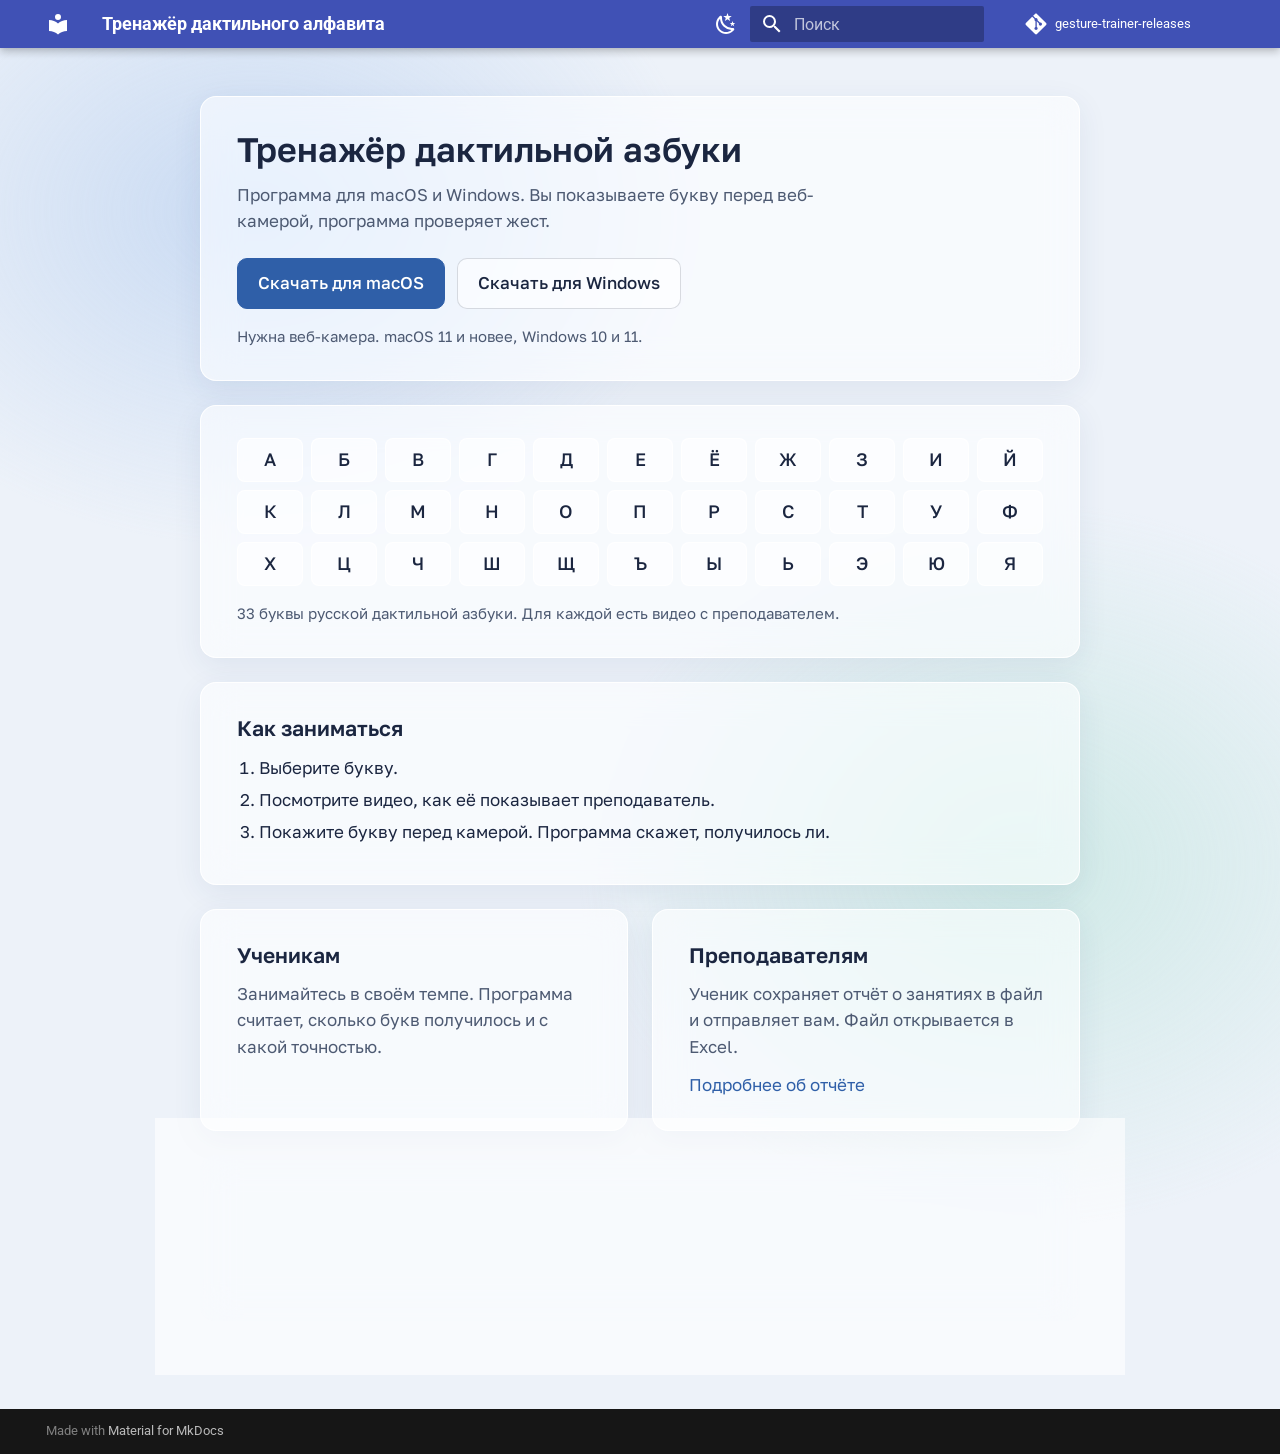
<file: index.html>
<!doctype html>
<html lang="ru" class="no-js">
  <head>
    
      <meta charset="utf-8">
      <meta name="viewport" content="width=device-width,initial-scale=1">
      
        <meta name="description" content="Gesture Recognition Trainer — тренажёр русского дактильного алфавита">
      
      
      
        <link rel="canonical" href="https://sserov.github.io/gesture-trainer-releases/">
      
      
      
        <link rel="next" href="user/install/">
      
      
        
      
      
      <link rel="icon" href="assets/images/favicon.png">
      <meta name="generator" content="mkdocs-1.6.1, mkdocs-material-9.8.0">
    
    
      
        <title>Тренажёр дактильного алфавита</title>
      
    
    
      <link rel="stylesheet" href="assets/stylesheets/main.57a0d79d.min.css">
      
        
        <link rel="stylesheet" href="assets/stylesheets/palette.fb2fffe2.min.css">
      
      


    
    
      
    
    
      
        
        
        <link rel="preconnect" href="https://fonts.gstatic.com" crossorigin>
        <link rel="stylesheet" href="https://fonts.googleapis.com/css?family=Roboto:300,300i,400,400i,700,700i%7CRoboto+Mono:400,400i,700,700i&display=fallback">
        <style>:root{--md-text-font:"Roboto";--md-code-font:"Roboto Mono"}</style>
      
    
    
    <script>__md_scope=new URL(".",location),__md_hash=e=>[...e].reduce(((e,_)=>(e<<5)-e+_.charCodeAt(0)),0),__md_get=(e,_=localStorage,t=__md_scope)=>JSON.parse(_.getItem(t.pathname+"."+e)),__md_set=(e,_,t=localStorage,a=__md_scope)=>{try{t.setItem(a.pathname+"."+e,JSON.stringify(_))}catch(e){}}</script>
    
      

    
    
  
  <link rel="preconnect" href="https://fonts.googleapis.com">
  <link rel="preconnect" href="https://fonts.gstatic.com" crossorigin>
  <link rel="stylesheet" href="https://fonts.googleapis.com/css2?family=Golos+Text:wght@400;500;600&display=swap">
  <link rel="stylesheet" href="assets/landing/landing.css">

  </head>
  
  
    
    
      
    
    
    
    
    <body dir="ltr" data-md-color-scheme="default" data-md-color-primary="indigo" data-md-color-accent="indigo">
  
    
    <input class="md-toggle" data-md-toggle="drawer" type="checkbox" id="__drawer" autocomplete="off">
    <input class="md-toggle" data-md-toggle="search" type="checkbox" id="__search" autocomplete="off">
    <label class="md-overlay" for="__drawer"></label>
    <div data-md-component="skip">
      
        
        <a href="#_1" class="md-skip">
          Перейти к содержанию
        </a>
      
    </div>
    <div data-md-component="announce">
      
    </div>
    
    
      

  

<header class="md-header md-header--shadow" data-md-component="header">
  <nav class="md-header__inner md-grid" aria-label="Верхний колонтитул">
    <a href="." title="Тренажёр дактильного алфавита" class="md-header__button md-logo" aria-label="Тренажёр дактильного алфавита" data-md-component="logo">
      
  
  <svg xmlns="http://www.w3.org/2000/svg" viewBox="0 0 24 24"><path d="M12 8a3 3 0 0 0 3-3 3 3 0 0 0-3-3 3 3 0 0 0-3 3 3 3 0 0 0 3 3m0 3.54C9.64 9.35 6.5 8 3 8v11c3.5 0 6.64 1.35 9 3.54 2.36-2.19 5.5-3.54 9-3.54V8c-3.5 0-6.64 1.35-9 3.54"/></svg>

    </a>
    <label class="md-header__button md-icon" for="__drawer">
      
      <svg xmlns="http://www.w3.org/2000/svg" viewBox="0 0 24 24"><path d="M3 6h18v2H3zm0 5h18v2H3zm0 5h18v2H3z"/></svg>
    </label>
    <div class="md-header__title" data-md-component="header-title">
      <div class="md-header__ellipsis">
        <div class="md-header__topic">
          <span class="md-ellipsis">
            Тренажёр дактильного алфавита
          </span>
        </div>
        <div class="md-header__topic" data-md-component="header-topic">
          <span class="md-ellipsis">
            
              Главная
            
          </span>
        </div>
      </div>
    </div>
    
      
        <form class="md-header__option" data-md-component="palette">
  
    
    
    
    <input class="md-option" data-md-color-media="(prefers-color-scheme: light)" data-md-color-scheme="default" data-md-color-primary="indigo" data-md-color-accent="indigo"  aria-label="Тёмная тема"  type="radio" name="__palette" id="__palette_0">
    
      <label class="md-header__button md-icon" title="Тёмная тема" for="__palette_1" hidden>
        <svg xmlns="http://www.w3.org/2000/svg" viewBox="0 0 24 24"><path d="m17.75 4.09-2.53 1.94.91 3.06-2.63-1.81-2.63 1.81.91-3.06-2.53-1.94L12.44 4l1.06-3 1.06 3zm3.5 6.91-1.64 1.25.59 1.98-1.7-1.17-1.7 1.17.59-1.98L15.75 11l2.06-.05L18.5 9l.69 1.95zm-2.28 4.95c.83-.08 1.72 1.1 1.19 1.85-.32.45-.66.87-1.08 1.27C15.17 23 8.84 23 4.94 19.07c-3.91-3.9-3.91-10.24 0-14.14.4-.4.82-.76 1.27-1.08.75-.53 1.93.36 1.85 1.19-.27 2.86.69 5.83 2.89 8.02a9.96 9.96 0 0 0 8.02 2.89m-1.64 2.02a12.08 12.08 0 0 1-7.8-3.47c-2.17-2.19-3.33-5-3.49-7.82-2.81 3.14-2.7 7.96.31 10.98 3.02 3.01 7.84 3.12 10.98.31"/></svg>
      </label>
    
  
    
    
    
    <input class="md-option" data-md-color-media="(prefers-color-scheme: dark)" data-md-color-scheme="slate" data-md-color-primary="indigo" data-md-color-accent="indigo"  aria-label="Светлая тема"  type="radio" name="__palette" id="__palette_1">
    
      <label class="md-header__button md-icon" title="Светлая тема" for="__palette_0" hidden>
        <svg xmlns="http://www.w3.org/2000/svg" viewBox="0 0 24 24"><path d="M12 7a5 5 0 0 1 5 5 5 5 0 0 1-5 5 5 5 0 0 1-5-5 5 5 0 0 1 5-5m0 2a3 3 0 0 0-3 3 3 3 0 0 0 3 3 3 3 0 0 0 3-3 3 3 0 0 0-3-3m0-7 2.39 3.42C13.65 5.15 12.84 5 12 5s-1.65.15-2.39.42zM3.34 7l4.16-.35A7.2 7.2 0 0 0 5.94 8.5c-.44.74-.69 1.5-.83 2.29zm.02 10 1.76-3.77a7.131 7.131 0 0 0 2.38 4.14zM20.65 7l-1.77 3.79a7.02 7.02 0 0 0-2.38-4.15zm-.01 10-4.14.36c.59-.51 1.12-1.14 1.54-1.86.42-.73.69-1.5.83-2.29zM12 22l-2.41-3.44c.74.27 1.55.44 2.41.44.82 0 1.63-.17 2.37-.44z"/></svg>
      </label>
    
  
</form>
      
    
    
      <script>var palette=__md_get("__palette");if(palette&&palette.color){if("(prefers-color-scheme)"===palette.color.media){var media=matchMedia("(prefers-color-scheme: light)"),input=document.querySelector(media.matches?"[data-md-color-media='(prefers-color-scheme: light)']":"[data-md-color-media='(prefers-color-scheme: dark)']");palette.color.media=input.getAttribute("data-md-color-media"),palette.color.scheme=input.getAttribute("data-md-color-scheme"),palette.color.primary=input.getAttribute("data-md-color-primary"),palette.color.accent=input.getAttribute("data-md-color-accent")}for(var[key,value]of Object.entries(palette.color))document.body.setAttribute("data-md-color-"+key,value)}</script>
    
    
    
      
      
        <label class="md-header__button md-icon" for="__search">
          
          <svg xmlns="http://www.w3.org/2000/svg" viewBox="0 0 24 24"><path d="M9.5 3A6.5 6.5 0 0 1 16 9.5c0 1.61-.59 3.09-1.56 4.23l.27.27h.79l5 5-1.5 1.5-5-5v-.79l-.27-.27A6.52 6.52 0 0 1 9.5 16 6.5 6.5 0 0 1 3 9.5 6.5 6.5 0 0 1 9.5 3m0 2C7 5 5 7 5 9.5S7 14 9.5 14 14 12 14 9.5 12 5 9.5 5"/></svg>
        </label>
        <div class="md-search" data-md-component="search" role="dialog">
  <label class="md-search__overlay" for="__search"></label>
  <div class="md-search__inner" role="search">
    <form class="md-search__form" name="search">
      <input type="text" class="md-search__input" name="query" aria-label="Поиск" placeholder="Поиск" autocapitalize="off" autocorrect="off" autocomplete="off" spellcheck="false" data-md-component="search-query" required>
      <label class="md-search__icon md-icon" for="__search">
        
        <svg xmlns="http://www.w3.org/2000/svg" viewBox="0 0 24 24"><path d="M9.5 3A6.5 6.5 0 0 1 16 9.5c0 1.61-.59 3.09-1.56 4.23l.27.27h.79l5 5-1.5 1.5-5-5v-.79l-.27-.27A6.52 6.52 0 0 1 9.5 16 6.5 6.5 0 0 1 3 9.5 6.5 6.5 0 0 1 9.5 3m0 2C7 5 5 7 5 9.5S7 14 9.5 14 14 12 14 9.5 12 5 9.5 5"/></svg>
        
        <svg xmlns="http://www.w3.org/2000/svg" viewBox="0 0 24 24"><path d="M20 11v2H8l5.5 5.5-1.42 1.42L4.16 12l7.92-7.92L13.5 5.5 8 11z"/></svg>
      </label>
      <nav class="md-search__options" aria-label="Поиск">
        
        <button type="reset" class="md-search__icon md-icon" title="Очистить" aria-label="Очистить" tabindex="-1">
          
          <svg xmlns="http://www.w3.org/2000/svg" viewBox="0 0 24 24"><path d="M19 6.41 17.59 5 12 10.59 6.41 5 5 6.41 10.59 12 5 17.59 6.41 19 12 13.41 17.59 19 19 17.59 13.41 12z"/></svg>
        </button>
      </nav>
      
        <div class="md-search__suggest" data-md-component="search-suggest"></div>
      
    </form>
    <div class="md-search__output">
      <div class="md-search__scrollwrap" tabindex="0" data-md-scrollfix>
        <div class="md-search-result" data-md-component="search-result">
          <div class="md-search-result__meta">
            Инициализация поиска
          </div>
          <ol class="md-search-result__list" role="presentation"></ol>
        </div>
      </div>
    </div>
  </div>
</div>
      
    
    
      <div class="md-header__source">
        <a href="https://github.com/sserov/gesture-trainer-releases" title="Перейти к репозиторию" class="md-source" data-md-component="source">
  <div class="md-source__icon md-icon">
    
    <svg xmlns="http://www.w3.org/2000/svg" viewBox="0 0 448 512"><!--! Font Awesome Free 7.1.0 by @fontawesome - https://fontawesome.com License - https://fontawesome.com/license/free (Icons: CC BY 4.0, Fonts: SIL OFL 1.1, Code: MIT License) Copyright 2025 Fonticons, Inc.--><path d="M439.6 236.1 244 40.5c-5.4-5.5-12.8-8.5-20.4-8.5s-15 3-20.4 8.4L162.5 81l51.5 51.5c27.1-9.1 52.7 16.8 43.4 43.7l49.7 49.7c34.2-11.8 61.2 31 35.5 56.7-26.5 26.5-70.2-2.9-56-37.3L240.3 199v121.9c25.3 12.5 22.3 41.8 9.1 55-6.4 6.4-15.2 10.1-24.3 10.1s-17.8-3.6-24.3-10.1c-17.6-17.6-11.1-46.9 11.2-56v-123c-20.8-8.5-24.6-30.7-18.6-45L142.6 101 8.5 235.1C3 240.6 0 247.9 0 255.5s3 15 8.5 20.4l195.6 195.7c5.4 5.4 12.7 8.4 20.4 8.4s15-3 20.4-8.4l194.7-194.7c5.4-5.4 8.4-12.8 8.4-20.4s-3-15-8.4-20.4"/></svg>
  </div>
  <div class="md-source__repository">
    gesture-trainer-releases
  </div>
</a>
      </div>
    
  </nav>
  
</header>
    
    <div class="md-container" data-md-component="container">
      
      
  
        
          
        
      
  
  <div class="gt-home">
    <div class="gt-field" aria-hidden="true"></div>

    <section class="gt-glass gt-intro">
      <h1>Тренажёр дактильной азбуки</h1>
      <p class="gt-lead">
        Программа для macOS и Windows. Вы показываете букву перед веб-камерой,
        программа проверяет жест.
      </p>
      <div class="gt-downloads">
        <a class="gt-button gt-button--primary" data-os="mac" href="https://github.com/sserov/gesture-trainer-releases/releases/latest">Скачать для macOS</a>
        <a class="gt-button" data-os="win" href="https://github.com/sserov/gesture-trainer-releases/releases/latest">Скачать для Windows</a>
      </div>
      <p class="gt-note">Нужна веб-камера. macOS 11 и новее, Windows 10 и 11.</p>
    </section>

    <section class="gt-glass gt-alphabet">
      <div class="gt-letters" aria-hidden="true">
        <span>А</span><span>Б</span><span>В</span><span>Г</span><span>Д</span><span>Е</span><span>Ё</span><span>Ж</span><span>З</span><span>И</span><span>Й</span><span>К</span><span>Л</span><span>М</span><span>Н</span><span>О</span><span>П</span><span>Р</span><span>С</span><span>Т</span><span>У</span><span>Ф</span><span>Х</span><span>Ц</span><span>Ч</span><span>Ш</span><span>Щ</span><span>Ъ</span><span>Ы</span><span>Ь</span><span>Э</span><span>Ю</span><span>Я</span>
      </div>
      <p class="gt-note">33 буквы русской дактильной азбуки. Для каждой есть видео с преподавателем.</p>
    </section>

    <section class="gt-glass gt-steps">
      <h2>Как заниматься</h2>
      <ol>
        <li>Выберите букву.</li>
        <li>Посмотрите видео, как её показывает преподаватель.</li>
        <li>Покажите букву перед камерой. Программа скажет, получилось ли.</li>
      </ol>
    </section>

    <section class="gt-audience">
      <div class="gt-glass">
        <h2>Ученикам</h2>
        <p>Занимайтесь в своём темпе. Программа считает, сколько букв получилось
          и с какой точностью.</p>
      </div>
      <div class="gt-glass">
        <h2>Преподавателям</h2>
        <p>Ученик сохраняет отчёт о занятиях в файл и отправляет вам. Файл открывается
          в Excel.</p>
        <a href="user/teacher-report/">Подробнее об отчёте</a>
      </div>
    </section>

    <nav class="gt-glass gt-docs" aria-label="Документация">
      <h2>Документация</h2>
      <ul>
        <li><a href="user/install/">Установка</a></li>
        <li><a href="user/macos/">Первый запуск на macOS</a></li>
        <li><a href="user/windows/">Установка на Windows</a></li>
        <li><a href="user/training/">Как тренироваться</a></li>
        <li><a href="user/updates/">Обновления</a></li>
        <li><a href="user/troubleshooting/">Решение проблем</a></li>
      </ul>
    </nav>
  </div>

  <script>
    // Direct download links from the public latest.json; the buttons keep pointing to the
    // latest release page if it cannot be read. The visitor's system goes first.
    (function () {
      var home = document.querySelector(".gt-home");
      var mac = home.querySelector('[data-os="mac"]');
      var win = home.querySelector('[data-os="win"]');
      var platform = navigator.platform || navigator.userAgent;
      if (!/Mac/i.test(platform) && /Win/i.test(platform)) {
        win.classList.add("gt-button--primary");
        mac.classList.remove("gt-button--primary");
        win.parentNode.insertBefore(win, mac);
      }
      fetch("https://raw.githubusercontent.com/sserov/gesture-trainer-releases/main/latest.json")
        .then(function (response) { return response.ok ? response.json() : Promise.reject(); })
        .then(function (latest) {
          var v = latest.version;
          if (latest.macos && latest.macos.url) {
            mac.href = latest.macos.url;
          }
          win.href = "https://github.com/sserov/gesture-trainer-releases/releases/download/v" +
            v + "/GestureTrainer-Setup-" + v + ".exe";
        })
        .catch(function () {});
    })();
  </script>

      <main class="md-main" data-md-component="main">
        <div class="md-main__inner md-grid">
          
            
              
                
              
              <div class="md-sidebar md-sidebar--primary" data-md-component="sidebar" data-md-type="navigation" hidden>
                <div class="md-sidebar__scrollwrap">
                  <div class="md-sidebar__inner">
                    



<nav class="md-nav md-nav--primary" aria-label="Навигация" data-md-level="0">
  <label class="md-nav__title" for="__drawer">
    <a href="." title="Тренажёр дактильного алфавита" class="md-nav__button md-logo" aria-label="Тренажёр дактильного алфавита" data-md-component="logo">
      
  
  <svg xmlns="http://www.w3.org/2000/svg" viewBox="0 0 24 24"><path d="M12 8a3 3 0 0 0 3-3 3 3 0 0 0-3-3 3 3 0 0 0-3 3 3 3 0 0 0 3 3m0 3.54C9.64 9.35 6.5 8 3 8v11c3.5 0 6.64 1.35 9 3.54 2.36-2.19 5.5-3.54 9-3.54V8c-3.5 0-6.64 1.35-9 3.54"/></svg>

    </a>
    Тренажёр дактильного алфавита
  </label>
  
    <div class="md-nav__source">
      <a href="https://github.com/sserov/gesture-trainer-releases" title="Перейти к репозиторию" class="md-source" data-md-component="source">
  <div class="md-source__icon md-icon">
    
    <svg xmlns="http://www.w3.org/2000/svg" viewBox="0 0 448 512"><!--! Font Awesome Free 7.1.0 by @fontawesome - https://fontawesome.com License - https://fontawesome.com/license/free (Icons: CC BY 4.0, Fonts: SIL OFL 1.1, Code: MIT License) Copyright 2025 Fonticons, Inc.--><path d="M439.6 236.1 244 40.5c-5.4-5.5-12.8-8.5-20.4-8.5s-15 3-20.4 8.4L162.5 81l51.5 51.5c27.1-9.1 52.7 16.8 43.4 43.7l49.7 49.7c34.2-11.8 61.2 31 35.5 56.7-26.5 26.5-70.2-2.9-56-37.3L240.3 199v121.9c25.3 12.5 22.3 41.8 9.1 55-6.4 6.4-15.2 10.1-24.3 10.1s-17.8-3.6-24.3-10.1c-17.6-17.6-11.1-46.9 11.2-56v-123c-20.8-8.5-24.6-30.7-18.6-45L142.6 101 8.5 235.1C3 240.6 0 247.9 0 255.5s3 15 8.5 20.4l195.6 195.7c5.4 5.4 12.7 8.4 20.4 8.4s15-3 20.4-8.4l194.7-194.7c5.4-5.4 8.4-12.8 8.4-20.4s-3-15-8.4-20.4"/></svg>
  </div>
  <div class="md-source__repository">
    gesture-trainer-releases
  </div>
</a>
    </div>
  
  <ul class="md-nav__list" data-md-scrollfix>
    
      
      
  
  
    
  
  
  
    <li class="md-nav__item md-nav__item--active">
      
      <input class="md-nav__toggle md-toggle" type="checkbox" id="__toc">
      
      
        
      
      
      <a href="." class="md-nav__link md-nav__link--active">
        
  
  
  <span class="md-ellipsis">
    
  
    Главная
  

    
  </span>
  
  

      </a>
      
    </li>
  

    
      
      
  
  
  
  
    <li class="md-nav__item">
      <a href="user/install/" class="md-nav__link">
        
  
  
  <span class="md-ellipsis">
    
  
    Установка
  

    
  </span>
  
  

      </a>
    </li>
  

    
      
      
  
  
  
  
    <li class="md-nav__item">
      <a href="user/macos/" class="md-nav__link">
        
  
  
  <span class="md-ellipsis">
    
  
    macOS: первый запуск
  

    
  </span>
  
  

      </a>
    </li>
  

    
      
      
  
  
  
  
    <li class="md-nav__item">
      <a href="user/windows/" class="md-nav__link">
        
  
  
  <span class="md-ellipsis">
    
  
    Windows: установка
  

    
  </span>
  
  

      </a>
    </li>
  

    
      
      
  
  
  
  
    <li class="md-nav__item">
      <a href="user/training/" class="md-nav__link">
        
  
  
  <span class="md-ellipsis">
    
  
    Тренировка
  

    
  </span>
  
  

      </a>
    </li>
  

    
      
      
  
  
  
  
    <li class="md-nav__item">
      <a href="user/exam/" class="md-nav__link">
        
  
  
  <span class="md-ellipsis">
    
  
    Экзамен
  

    
  </span>
  
  

      </a>
    </li>
  

    
      
      
  
  
  
  
    <li class="md-nav__item">
      <a href="user/teacher-report/" class="md-nav__link">
        
  
  
  <span class="md-ellipsis">
    
  
    Отчёт для преподавателя
  

    
  </span>
  
  

      </a>
    </li>
  

    
      
      
  
  
  
  
    <li class="md-nav__item">
      <a href="user/updates/" class="md-nav__link">
        
  
  
  <span class="md-ellipsis">
    
  
    Обновления
  

    
  </span>
  
  

      </a>
    </li>
  

    
      
      
  
  
  
  
    <li class="md-nav__item">
      <a href="user/troubleshooting/" class="md-nav__link">
        
  
  
  <span class="md-ellipsis">
    
  
    Решение проблем
  

    
  </span>
  
  

      </a>
    </li>
  

    
  </ul>
</nav>
                  </div>
                </div>
              </div>
            
            
              
                
              
              <div class="md-sidebar md-sidebar--secondary" data-md-component="sidebar" data-md-type="toc" hidden>
                <div class="md-sidebar__scrollwrap">
                  <div class="md-sidebar__inner">
                    

<nav class="md-nav md-nav--secondary" aria-label="Содержание">
  
  
  
    
  
  
</nav>
                  </div>
                </div>
              </div>
            
          
          
            <div class="md-content" data-md-component="content">
              
              <article class="md-content__inner md-typeset">
                
              </article>
            </div>
          
          
<script>var target=document.getElementById(location.hash.slice(1));target&&target.name&&(target.checked=target.name.startsWith("__tabbed_"))</script>
        </div>
        
          <button type="button" class="md-top md-icon" data-md-component="top" hidden>
  
  <svg xmlns="http://www.w3.org/2000/svg" viewBox="0 0 24 24"><path d="M13 20h-2V8l-5.5 5.5-1.42-1.42L12 4.16l7.92 7.92-1.42 1.42L13 8z"/></svg>
  К началу
</button>
        
      </main>
      
        <footer class="md-footer">
  
  <div class="md-footer-meta md-typeset">
    <div class="md-footer-meta__inner md-grid">
      <div class="md-copyright">
  
  
    Made with
    <a href="https://squidfunk.github.io/mkdocs-material/" target="_blank" rel="noopener">
      Material for MkDocs
    </a>
  
</div>
      
    </div>
  </div>
</footer>
      
    </div>
    <div class="md-dialog" data-md-component="dialog">
      <div class="md-dialog__inner md-typeset"></div>
    </div>
    
    
    
      
      
      <script id="__config" type="application/json">{"annotate": null, "base": ".", "features": ["navigation.top", "search.suggest", "content.code.copy"], "search": "assets/javascripts/workers/search.a7633da7.min.js", "tags": null, "translations": {"clipboard.copied": "\u0421\u043a\u043e\u043f\u0438\u0440\u043e\u0432\u0430\u043d\u043e \u0432 \u0431\u0443\u0444\u0435\u0440", "clipboard.copy": "\u041a\u043e\u043f\u0438\u0440\u043e\u0432\u0430\u0442\u044c \u0432 \u0431\u0443\u0444\u0435\u0440", "search.result.more.one": "\u0415\u0449\u0451 1 \u043d\u0430 \u044d\u0442\u043e\u0439 \u0441\u0442\u0440\u0430\u043d\u0438\u0446\u0435", "search.result.more.other": "\u0415\u0449\u0451 # \u043d\u0430 \u044d\u0442\u043e\u0439 \u0441\u0442\u0440\u0430\u043d\u0438\u0446\u0435", "search.result.none": "\u0421\u043e\u0432\u043f\u0430\u0434\u0435\u043d\u0438\u0439 \u043d\u0435 \u043d\u0430\u0439\u0434\u0435\u043d\u043e", "search.result.one": "\u041d\u0430\u0439\u0434\u0435\u043d\u043e 1 \u0441\u043e\u0432\u043f\u0430\u0434\u0435\u043d\u0438\u0435", "search.result.other": "\u041d\u0430\u0439\u0434\u0435\u043d\u043e \u0441\u043e\u0432\u043f\u0430\u0434\u0435\u043d\u0438\u0439: #", "search.result.placeholder": "\u041d\u0430\u0447\u043d\u0438\u0442\u0435 \u043f\u0435\u0447\u0430\u0442\u0430\u0442\u044c \u0434\u043b\u044f \u043f\u043e\u0438\u0441\u043a\u0430", "search.result.term.missing": "\u041e\u0442\u0441\u0443\u0442\u0441\u0442\u0432\u0443\u0435\u0442", "select.version": "\u0412\u044b\u0431\u0435\u0440\u0438\u0442\u0435 \u0432\u0435\u0440\u0441\u0438\u044e"}, "version": null}</script>
    
    
      <script src="assets/javascripts/bundle.c21346df.min.js"></script>
      
    
  </body>
</html>
</file>
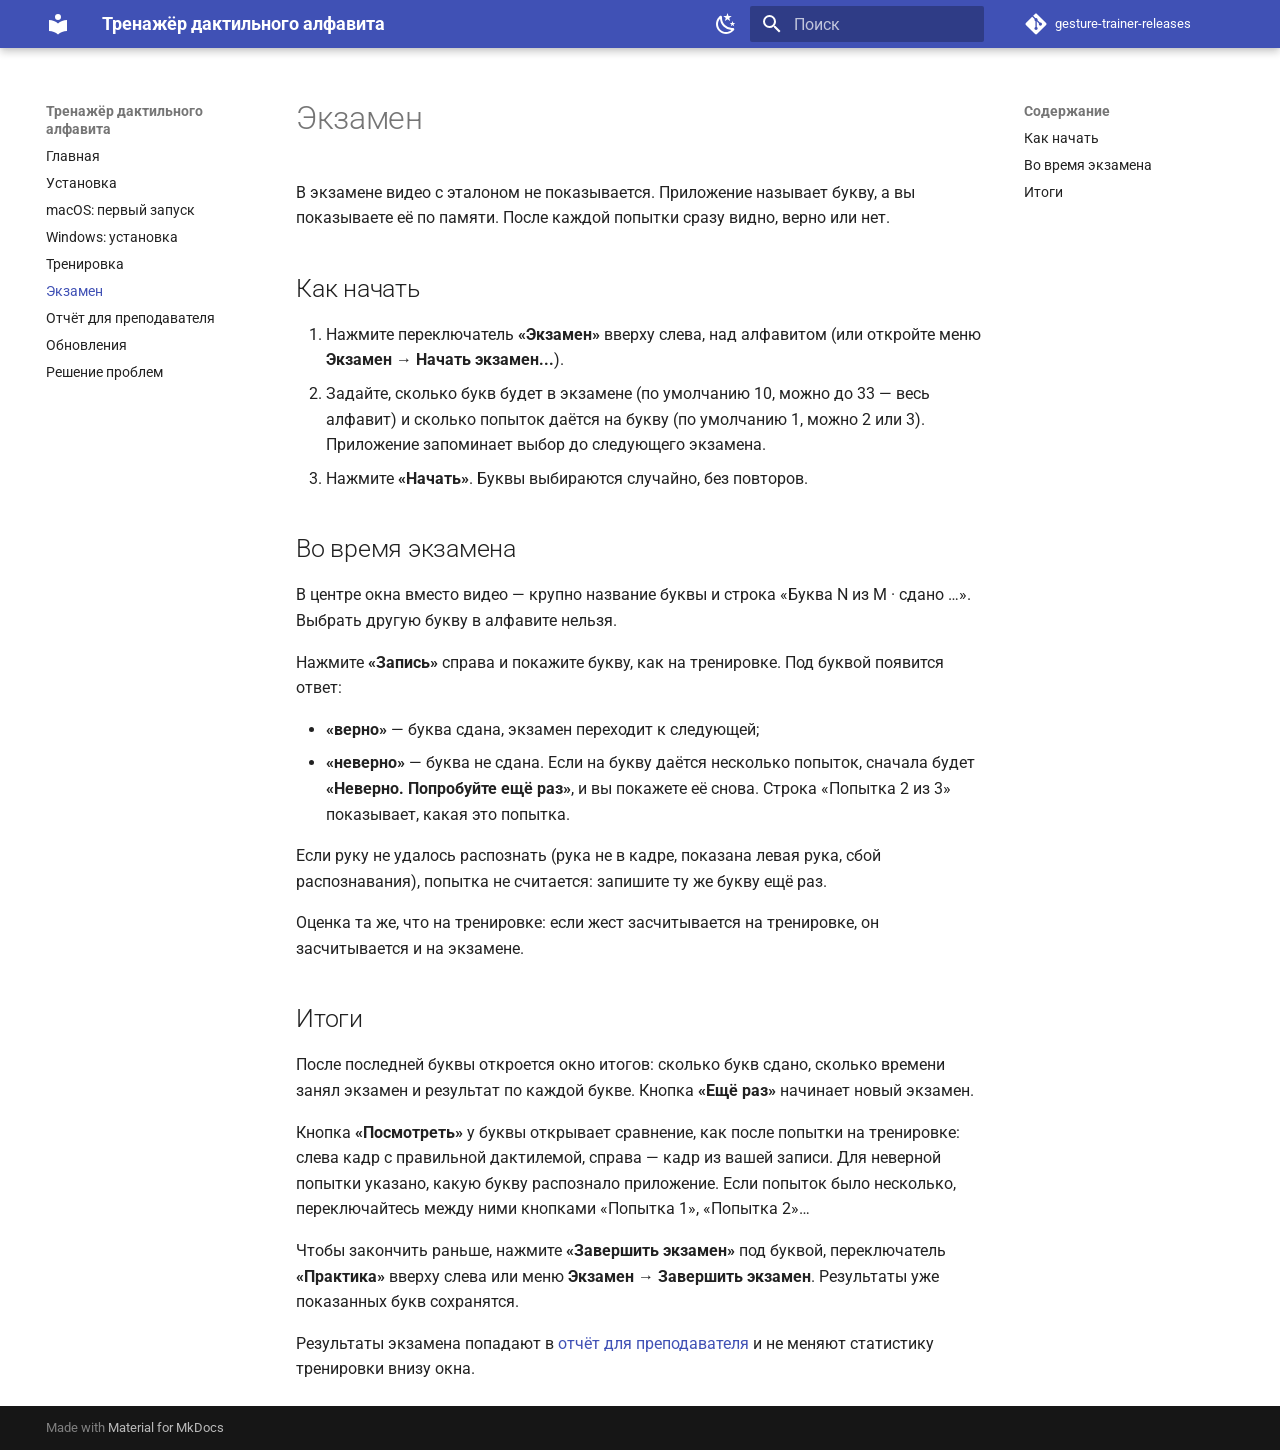
<file: user/exam/index.html>
<!doctype html>
<html lang="ru" class="no-js">
  <head>
    
      <meta charset="utf-8">
      <meta name="viewport" content="width=device-width,initial-scale=1">
      
        <meta name="description" content="Gesture Recognition Trainer — тренажёр русского дактильного алфавита">
      
      
      
        <link rel="canonical" href="https://sserov.github.io/gesture-trainer-releases/user/exam/">
      
      
        <link rel="prev" href="../training/">
      
      
        <link rel="next" href="../teacher-report/">
      
      
        
      
      
      <link rel="icon" href="../../assets/images/favicon.png">
      <meta name="generator" content="mkdocs-1.6.1, mkdocs-material-9.8.0">
    
    
      
        <title>Экзамен - Тренажёр дактильного алфавита</title>
      
    
    
      <link rel="stylesheet" href="../../assets/stylesheets/main.57a0d79d.min.css">
      
        
        <link rel="stylesheet" href="../../assets/stylesheets/palette.fb2fffe2.min.css">
      
      


    
    
      
    
    
      
        
        
        <link rel="preconnect" href="https://fonts.gstatic.com" crossorigin>
        <link rel="stylesheet" href="https://fonts.googleapis.com/css?family=Roboto:300,300i,400,400i,700,700i%7CRoboto+Mono:400,400i,700,700i&display=fallback">
        <style>:root{--md-text-font:"Roboto";--md-code-font:"Roboto Mono"}</style>
      
    
    
    <script>__md_scope=new URL("../..",location),__md_hash=e=>[...e].reduce(((e,_)=>(e<<5)-e+_.charCodeAt(0)),0),__md_get=(e,_=localStorage,t=__md_scope)=>JSON.parse(_.getItem(t.pathname+"."+e)),__md_set=(e,_,t=localStorage,a=__md_scope)=>{try{t.setItem(a.pathname+"."+e,JSON.stringify(_))}catch(e){}}</script>
    
      

    
    
  </head>
  
  
    
    
      
    
    
    
    
    <body dir="ltr" data-md-color-scheme="default" data-md-color-primary="indigo" data-md-color-accent="indigo">
  
    
    <input class="md-toggle" data-md-toggle="drawer" type="checkbox" id="__drawer" autocomplete="off">
    <input class="md-toggle" data-md-toggle="search" type="checkbox" id="__search" autocomplete="off">
    <label class="md-overlay" for="__drawer"></label>
    <div data-md-component="skip">
      
        
        <a href="#_1" class="md-skip">
          Перейти к содержанию
        </a>
      
    </div>
    <div data-md-component="announce">
      
    </div>
    
    
      

  

<header class="md-header md-header--shadow" data-md-component="header">
  <nav class="md-header__inner md-grid" aria-label="Верхний колонтитул">
    <a href="../.." title="Тренажёр дактильного алфавита" class="md-header__button md-logo" aria-label="Тренажёр дактильного алфавита" data-md-component="logo">
      
  
  <svg xmlns="http://www.w3.org/2000/svg" viewBox="0 0 24 24"><path d="M12 8a3 3 0 0 0 3-3 3 3 0 0 0-3-3 3 3 0 0 0-3 3 3 3 0 0 0 3 3m0 3.54C9.64 9.35 6.5 8 3 8v11c3.5 0 6.64 1.35 9 3.54 2.36-2.19 5.5-3.54 9-3.54V8c-3.5 0-6.64 1.35-9 3.54"/></svg>

    </a>
    <label class="md-header__button md-icon" for="__drawer">
      
      <svg xmlns="http://www.w3.org/2000/svg" viewBox="0 0 24 24"><path d="M3 6h18v2H3zm0 5h18v2H3zm0 5h18v2H3z"/></svg>
    </label>
    <div class="md-header__title" data-md-component="header-title">
      <div class="md-header__ellipsis">
        <div class="md-header__topic">
          <span class="md-ellipsis">
            Тренажёр дактильного алфавита
          </span>
        </div>
        <div class="md-header__topic" data-md-component="header-topic">
          <span class="md-ellipsis">
            
              Экзамен
            
          </span>
        </div>
      </div>
    </div>
    
      
        <form class="md-header__option" data-md-component="palette">
  
    
    
    
    <input class="md-option" data-md-color-media="(prefers-color-scheme: light)" data-md-color-scheme="default" data-md-color-primary="indigo" data-md-color-accent="indigo"  aria-label="Тёмная тема"  type="radio" name="__palette" id="__palette_0">
    
      <label class="md-header__button md-icon" title="Тёмная тема" for="__palette_1" hidden>
        <svg xmlns="http://www.w3.org/2000/svg" viewBox="0 0 24 24"><path d="m17.75 4.09-2.53 1.94.91 3.06-2.63-1.81-2.63 1.81.91-3.06-2.53-1.94L12.44 4l1.06-3 1.06 3zm3.5 6.91-1.64 1.25.59 1.98-1.7-1.17-1.7 1.17.59-1.98L15.75 11l2.06-.05L18.5 9l.69 1.95zm-2.28 4.95c.83-.08 1.72 1.1 1.19 1.85-.32.45-.66.87-1.08 1.27C15.17 23 8.84 23 4.94 19.07c-3.91-3.9-3.91-10.24 0-14.14.4-.4.82-.76 1.27-1.08.75-.53 1.93.36 1.85 1.19-.27 2.86.69 5.83 2.89 8.02a9.96 9.96 0 0 0 8.02 2.89m-1.64 2.02a12.08 12.08 0 0 1-7.8-3.47c-2.17-2.19-3.33-5-3.49-7.82-2.81 3.14-2.7 7.96.31 10.98 3.02 3.01 7.84 3.12 10.98.31"/></svg>
      </label>
    
  
    
    
    
    <input class="md-option" data-md-color-media="(prefers-color-scheme: dark)" data-md-color-scheme="slate" data-md-color-primary="indigo" data-md-color-accent="indigo"  aria-label="Светлая тема"  type="radio" name="__palette" id="__palette_1">
    
      <label class="md-header__button md-icon" title="Светлая тема" for="__palette_0" hidden>
        <svg xmlns="http://www.w3.org/2000/svg" viewBox="0 0 24 24"><path d="M12 7a5 5 0 0 1 5 5 5 5 0 0 1-5 5 5 5 0 0 1-5-5 5 5 0 0 1 5-5m0 2a3 3 0 0 0-3 3 3 3 0 0 0 3 3 3 3 0 0 0 3-3 3 3 0 0 0-3-3m0-7 2.39 3.42C13.65 5.15 12.84 5 12 5s-1.65.15-2.39.42zM3.34 7l4.16-.35A7.2 7.2 0 0 0 5.94 8.5c-.44.74-.69 1.5-.83 2.29zm.02 10 1.76-3.77a7.131 7.131 0 0 0 2.38 4.14zM20.65 7l-1.77 3.79a7.02 7.02 0 0 0-2.38-4.15zm-.01 10-4.14.36c.59-.51 1.12-1.14 1.54-1.86.42-.73.69-1.5.83-2.29zM12 22l-2.41-3.44c.74.27 1.55.44 2.41.44.82 0 1.63-.17 2.37-.44z"/></svg>
      </label>
    
  
</form>
      
    
    
      <script>var palette=__md_get("__palette");if(palette&&palette.color){if("(prefers-color-scheme)"===palette.color.media){var media=matchMedia("(prefers-color-scheme: light)"),input=document.querySelector(media.matches?"[data-md-color-media='(prefers-color-scheme: light)']":"[data-md-color-media='(prefers-color-scheme: dark)']");palette.color.media=input.getAttribute("data-md-color-media"),palette.color.scheme=input.getAttribute("data-md-color-scheme"),palette.color.primary=input.getAttribute("data-md-color-primary"),palette.color.accent=input.getAttribute("data-md-color-accent")}for(var[key,value]of Object.entries(palette.color))document.body.setAttribute("data-md-color-"+key,value)}</script>
    
    
    
      
      
        <label class="md-header__button md-icon" for="__search">
          
          <svg xmlns="http://www.w3.org/2000/svg" viewBox="0 0 24 24"><path d="M9.5 3A6.5 6.5 0 0 1 16 9.5c0 1.61-.59 3.09-1.56 4.23l.27.27h.79l5 5-1.5 1.5-5-5v-.79l-.27-.27A6.52 6.52 0 0 1 9.5 16 6.5 6.5 0 0 1 3 9.5 6.5 6.5 0 0 1 9.5 3m0 2C7 5 5 7 5 9.5S7 14 9.5 14 14 12 14 9.5 12 5 9.5 5"/></svg>
        </label>
        <div class="md-search" data-md-component="search" role="dialog">
  <label class="md-search__overlay" for="__search"></label>
  <div class="md-search__inner" role="search">
    <form class="md-search__form" name="search">
      <input type="text" class="md-search__input" name="query" aria-label="Поиск" placeholder="Поиск" autocapitalize="off" autocorrect="off" autocomplete="off" spellcheck="false" data-md-component="search-query" required>
      <label class="md-search__icon md-icon" for="__search">
        
        <svg xmlns="http://www.w3.org/2000/svg" viewBox="0 0 24 24"><path d="M9.5 3A6.5 6.5 0 0 1 16 9.5c0 1.61-.59 3.09-1.56 4.23l.27.27h.79l5 5-1.5 1.5-5-5v-.79l-.27-.27A6.52 6.52 0 0 1 9.5 16 6.5 6.5 0 0 1 3 9.5 6.5 6.5 0 0 1 9.5 3m0 2C7 5 5 7 5 9.5S7 14 9.5 14 14 12 14 9.5 12 5 9.5 5"/></svg>
        
        <svg xmlns="http://www.w3.org/2000/svg" viewBox="0 0 24 24"><path d="M20 11v2H8l5.5 5.5-1.42 1.42L4.16 12l7.92-7.92L13.5 5.5 8 11z"/></svg>
      </label>
      <nav class="md-search__options" aria-label="Поиск">
        
        <button type="reset" class="md-search__icon md-icon" title="Очистить" aria-label="Очистить" tabindex="-1">
          
          <svg xmlns="http://www.w3.org/2000/svg" viewBox="0 0 24 24"><path d="M19 6.41 17.59 5 12 10.59 6.41 5 5 6.41 10.59 12 5 17.59 6.41 19 12 13.41 17.59 19 19 17.59 13.41 12z"/></svg>
        </button>
      </nav>
      
        <div class="md-search__suggest" data-md-component="search-suggest"></div>
      
    </form>
    <div class="md-search__output">
      <div class="md-search__scrollwrap" tabindex="0" data-md-scrollfix>
        <div class="md-search-result" data-md-component="search-result">
          <div class="md-search-result__meta">
            Инициализация поиска
          </div>
          <ol class="md-search-result__list" role="presentation"></ol>
        </div>
      </div>
    </div>
  </div>
</div>
      
    
    
      <div class="md-header__source">
        <a href="https://github.com/sserov/gesture-trainer-releases" title="Перейти к репозиторию" class="md-source" data-md-component="source">
  <div class="md-source__icon md-icon">
    
    <svg xmlns="http://www.w3.org/2000/svg" viewBox="0 0 448 512"><!--! Font Awesome Free 7.1.0 by @fontawesome - https://fontawesome.com License - https://fontawesome.com/license/free (Icons: CC BY 4.0, Fonts: SIL OFL 1.1, Code: MIT License) Copyright 2025 Fonticons, Inc.--><path d="M439.6 236.1 244 40.5c-5.4-5.5-12.8-8.5-20.4-8.5s-15 3-20.4 8.4L162.5 81l51.5 51.5c27.1-9.1 52.7 16.8 43.4 43.7l49.7 49.7c34.2-11.8 61.2 31 35.5 56.7-26.5 26.5-70.2-2.9-56-37.3L240.3 199v121.9c25.3 12.5 22.3 41.8 9.1 55-6.4 6.4-15.2 10.1-24.3 10.1s-17.8-3.6-24.3-10.1c-17.6-17.6-11.1-46.9 11.2-56v-123c-20.8-8.5-24.6-30.7-18.6-45L142.6 101 8.5 235.1C3 240.6 0 247.9 0 255.5s3 15 8.5 20.4l195.6 195.7c5.4 5.4 12.7 8.4 20.4 8.4s15-3 20.4-8.4l194.7-194.7c5.4-5.4 8.4-12.8 8.4-20.4s-3-15-8.4-20.4"/></svg>
  </div>
  <div class="md-source__repository">
    gesture-trainer-releases
  </div>
</a>
      </div>
    
  </nav>
  
</header>
    
    <div class="md-container" data-md-component="container">
      
      
        
          
        
      
      <main class="md-main" data-md-component="main">
        <div class="md-main__inner md-grid">
          
            
              
              <div class="md-sidebar md-sidebar--primary" data-md-component="sidebar" data-md-type="navigation" >
                <div class="md-sidebar__scrollwrap">
                  <div class="md-sidebar__inner">
                    



<nav class="md-nav md-nav--primary" aria-label="Навигация" data-md-level="0">
  <label class="md-nav__title" for="__drawer">
    <a href="../.." title="Тренажёр дактильного алфавита" class="md-nav__button md-logo" aria-label="Тренажёр дактильного алфавита" data-md-component="logo">
      
  
  <svg xmlns="http://www.w3.org/2000/svg" viewBox="0 0 24 24"><path d="M12 8a3 3 0 0 0 3-3 3 3 0 0 0-3-3 3 3 0 0 0-3 3 3 3 0 0 0 3 3m0 3.54C9.64 9.35 6.5 8 3 8v11c3.5 0 6.64 1.35 9 3.54 2.36-2.19 5.5-3.54 9-3.54V8c-3.5 0-6.64 1.35-9 3.54"/></svg>

    </a>
    Тренажёр дактильного алфавита
  </label>
  
    <div class="md-nav__source">
      <a href="https://github.com/sserov/gesture-trainer-releases" title="Перейти к репозиторию" class="md-source" data-md-component="source">
  <div class="md-source__icon md-icon">
    
    <svg xmlns="http://www.w3.org/2000/svg" viewBox="0 0 448 512"><!--! Font Awesome Free 7.1.0 by @fontawesome - https://fontawesome.com License - https://fontawesome.com/license/free (Icons: CC BY 4.0, Fonts: SIL OFL 1.1, Code: MIT License) Copyright 2025 Fonticons, Inc.--><path d="M439.6 236.1 244 40.5c-5.4-5.5-12.8-8.5-20.4-8.5s-15 3-20.4 8.4L162.5 81l51.5 51.5c27.1-9.1 52.7 16.8 43.4 43.7l49.7 49.7c34.2-11.8 61.2 31 35.5 56.7-26.5 26.5-70.2-2.9-56-37.3L240.3 199v121.9c25.3 12.5 22.3 41.8 9.1 55-6.4 6.4-15.2 10.1-24.3 10.1s-17.8-3.6-24.3-10.1c-17.6-17.6-11.1-46.9 11.2-56v-123c-20.8-8.5-24.6-30.7-18.6-45L142.6 101 8.5 235.1C3 240.6 0 247.9 0 255.5s3 15 8.5 20.4l195.6 195.7c5.4 5.4 12.7 8.4 20.4 8.4s15-3 20.4-8.4l194.7-194.7c5.4-5.4 8.4-12.8 8.4-20.4s-3-15-8.4-20.4"/></svg>
  </div>
  <div class="md-source__repository">
    gesture-trainer-releases
  </div>
</a>
    </div>
  
  <ul class="md-nav__list" data-md-scrollfix>
    
      
      
  
  
  
  
    <li class="md-nav__item">
      <a href="../.." class="md-nav__link">
        
  
  
  <span class="md-ellipsis">
    
  
    Главная
  

    
  </span>
  
  

      </a>
    </li>
  

    
      
      
  
  
  
  
    <li class="md-nav__item">
      <a href="../install/" class="md-nav__link">
        
  
  
  <span class="md-ellipsis">
    
  
    Установка
  

    
  </span>
  
  

      </a>
    </li>
  

    
      
      
  
  
  
  
    <li class="md-nav__item">
      <a href="../macos/" class="md-nav__link">
        
  
  
  <span class="md-ellipsis">
    
  
    macOS: первый запуск
  

    
  </span>
  
  

      </a>
    </li>
  

    
      
      
  
  
  
  
    <li class="md-nav__item">
      <a href="../windows/" class="md-nav__link">
        
  
  
  <span class="md-ellipsis">
    
  
    Windows: установка
  

    
  </span>
  
  

      </a>
    </li>
  

    
      
      
  
  
  
  
    <li class="md-nav__item">
      <a href="../training/" class="md-nav__link">
        
  
  
  <span class="md-ellipsis">
    
  
    Тренировка
  

    
  </span>
  
  

      </a>
    </li>
  

    
      
      
  
  
    
  
  
  
    <li class="md-nav__item md-nav__item--active">
      
      <input class="md-nav__toggle md-toggle" type="checkbox" id="__toc">
      
      
        
      
      
        <label class="md-nav__link md-nav__link--active" for="__toc">
          
  
  
  <span class="md-ellipsis">
    
  
    Экзамен
  

    
  </span>
  
  

          <span class="md-nav__icon md-icon"></span>
        </label>
      
      <a href="./" class="md-nav__link md-nav__link--active">
        
  
  
  <span class="md-ellipsis">
    
  
    Экзамен
  

    
  </span>
  
  

      </a>
      
        

<nav class="md-nav md-nav--secondary" aria-label="Содержание">
  
  
  
    
  
  
    <label class="md-nav__title" for="__toc">
      <span class="md-nav__icon md-icon"></span>
      Содержание
    </label>
    <ul class="md-nav__list" data-md-component="toc" data-md-scrollfix>
      
        <li class="md-nav__item">
  <a href="#_2" class="md-nav__link">
    <span class="md-ellipsis">
      
        Как начать
      
    </span>
  </a>
  
</li>
      
        <li class="md-nav__item">
  <a href="#_3" class="md-nav__link">
    <span class="md-ellipsis">
      
        Во время экзамена
      
    </span>
  </a>
  
</li>
      
        <li class="md-nav__item">
  <a href="#_4" class="md-nav__link">
    <span class="md-ellipsis">
      
        Итоги
      
    </span>
  </a>
  
</li>
      
    </ul>
  
</nav>
      
    </li>
  

    
      
      
  
  
  
  
    <li class="md-nav__item">
      <a href="../teacher-report/" class="md-nav__link">
        
  
  
  <span class="md-ellipsis">
    
  
    Отчёт для преподавателя
  

    
  </span>
  
  

      </a>
    </li>
  

    
      
      
  
  
  
  
    <li class="md-nav__item">
      <a href="../updates/" class="md-nav__link">
        
  
  
  <span class="md-ellipsis">
    
  
    Обновления
  

    
  </span>
  
  

      </a>
    </li>
  

    
      
      
  
  
  
  
    <li class="md-nav__item">
      <a href="../troubleshooting/" class="md-nav__link">
        
  
  
  <span class="md-ellipsis">
    
  
    Решение проблем
  

    
  </span>
  
  

      </a>
    </li>
  

    
  </ul>
</nav>
                  </div>
                </div>
              </div>
            
            
              
              <div class="md-sidebar md-sidebar--secondary" data-md-component="sidebar" data-md-type="toc" >
                <div class="md-sidebar__scrollwrap">
                  <div class="md-sidebar__inner">
                    

<nav class="md-nav md-nav--secondary" aria-label="Содержание">
  
  
  
    
  
  
    <label class="md-nav__title" for="__toc">
      <span class="md-nav__icon md-icon"></span>
      Содержание
    </label>
    <ul class="md-nav__list" data-md-component="toc" data-md-scrollfix>
      
        <li class="md-nav__item">
  <a href="#_2" class="md-nav__link">
    <span class="md-ellipsis">
      
        Как начать
      
    </span>
  </a>
  
</li>
      
        <li class="md-nav__item">
  <a href="#_3" class="md-nav__link">
    <span class="md-ellipsis">
      
        Во время экзамена
      
    </span>
  </a>
  
</li>
      
        <li class="md-nav__item">
  <a href="#_4" class="md-nav__link">
    <span class="md-ellipsis">
      
        Итоги
      
    </span>
  </a>
  
</li>
      
    </ul>
  
</nav>
                  </div>
                </div>
              </div>
            
          
          
            <div class="md-content" data-md-component="content">
              
              <article class="md-content__inner md-typeset">
                
                  



<h1 id="_1">Экзамен<a class="headerlink" href="#_1" title="Permanent link">&para;</a></h1>
<p>В экзамене видео с эталоном не показывается. Приложение называет букву, а вы
показываете её по памяти. После каждой попытки сразу видно, верно или нет.</p>
<h2 id="_2">Как начать<a class="headerlink" href="#_2" title="Permanent link">&para;</a></h2>
<ol>
<li>Нажмите переключатель <strong>«Экзамен»</strong> вверху слева, над алфавитом
   (или откройте меню <strong>Экзамен → Начать экзамен...</strong>).</li>
<li>Задайте, сколько букв будет в экзамене (по умолчанию 10, можно до 33 —
   весь алфавит) и сколько попыток даётся на букву (по умолчанию 1, можно 2 или 3).
   Приложение запоминает выбор до следующего экзамена.</li>
<li>Нажмите <strong>«Начать»</strong>. Буквы выбираются случайно, без повторов.</li>
</ol>
<h2 id="_3">Во время экзамена<a class="headerlink" href="#_3" title="Permanent link">&para;</a></h2>
<p>В центре окна вместо видео — крупно название буквы и строка
«Буква N из M · сдано …». Выбрать другую букву в алфавите нельзя.</p>
<p>Нажмите <strong>«Запись»</strong> справа и покажите букву, как на тренировке. Под буквой
появится ответ:</p>
<ul>
<li><strong>«верно»</strong> — буква сдана, экзамен переходит к следующей;</li>
<li><strong>«неверно»</strong> — буква не сдана. Если на букву даётся несколько попыток,
  сначала будет <strong>«Неверно. Попробуйте ещё раз»</strong>, и вы покажете её снова.
  Строка «Попытка 2 из 3» показывает, какая это попытка.</li>
</ul>
<p>Если руку не удалось распознать (рука не в кадре, показана левая рука,
сбой распознавания), попытка не считается: запишите ту же букву ещё раз.</p>
<p>Оценка та же, что на тренировке: если жест засчитывается на тренировке,
он засчитывается и на экзамене.</p>
<h2 id="_4">Итоги<a class="headerlink" href="#_4" title="Permanent link">&para;</a></h2>
<p>После последней буквы откроется окно итогов: сколько букв сдано, сколько
времени занял экзамен и результат по каждой букве. Кнопка <strong>«Ещё раз»</strong>
начинает новый экзамен.</p>
<p>Кнопка <strong>«Посмотреть»</strong> у буквы открывает сравнение, как после попытки на
тренировке: слева кадр с правильной дактилемой, справа — кадр из вашей записи.
Для неверной попытки указано, какую букву распознало приложение. Если попыток
было несколько, переключайтесь между ними кнопками «Попытка 1», «Попытка 2»…</p>
<p>Чтобы закончить раньше, нажмите <strong>«Завершить экзамен»</strong> под буквой,
переключатель <strong>«Практика»</strong> вверху слева или меню <strong>Экзамен → Завершить экзамен</strong>. Результаты уже показанных букв
сохранятся.</p>
<p>Результаты экзамена попадают в <a href="../teacher-report/#exam">отчёт для преподавателя</a>
и не меняют статистику тренировки внизу окна.</p>












                
              </article>
            </div>
          
          
<script>var target=document.getElementById(location.hash.slice(1));target&&target.name&&(target.checked=target.name.startsWith("__tabbed_"))</script>
        </div>
        
          <button type="button" class="md-top md-icon" data-md-component="top" hidden>
  
  <svg xmlns="http://www.w3.org/2000/svg" viewBox="0 0 24 24"><path d="M13 20h-2V8l-5.5 5.5-1.42-1.42L12 4.16l7.92 7.92-1.42 1.42L13 8z"/></svg>
  К началу
</button>
        
      </main>
      
        <footer class="md-footer">
  
  <div class="md-footer-meta md-typeset">
    <div class="md-footer-meta__inner md-grid">
      <div class="md-copyright">
  
  
    Made with
    <a href="https://squidfunk.github.io/mkdocs-material/" target="_blank" rel="noopener">
      Material for MkDocs
    </a>
  
</div>
      
    </div>
  </div>
</footer>
      
    </div>
    <div class="md-dialog" data-md-component="dialog">
      <div class="md-dialog__inner md-typeset"></div>
    </div>
    
    
    
      
      
      <script id="__config" type="application/json">{"annotate": null, "base": "../..", "features": ["navigation.top", "search.suggest", "content.code.copy"], "search": "../../assets/javascripts/workers/search.a7633da7.min.js", "tags": null, "translations": {"clipboard.copied": "\u0421\u043a\u043e\u043f\u0438\u0440\u043e\u0432\u0430\u043d\u043e \u0432 \u0431\u0443\u0444\u0435\u0440", "clipboard.copy": "\u041a\u043e\u043f\u0438\u0440\u043e\u0432\u0430\u0442\u044c \u0432 \u0431\u0443\u0444\u0435\u0440", "search.result.more.one": "\u0415\u0449\u0451 1 \u043d\u0430 \u044d\u0442\u043e\u0439 \u0441\u0442\u0440\u0430\u043d\u0438\u0446\u0435", "search.result.more.other": "\u0415\u0449\u0451 # \u043d\u0430 \u044d\u0442\u043e\u0439 \u0441\u0442\u0440\u0430\u043d\u0438\u0446\u0435", "search.result.none": "\u0421\u043e\u0432\u043f\u0430\u0434\u0435\u043d\u0438\u0439 \u043d\u0435 \u043d\u0430\u0439\u0434\u0435\u043d\u043e", "search.result.one": "\u041d\u0430\u0439\u0434\u0435\u043d\u043e 1 \u0441\u043e\u0432\u043f\u0430\u0434\u0435\u043d\u0438\u0435", "search.result.other": "\u041d\u0430\u0439\u0434\u0435\u043d\u043e \u0441\u043e\u0432\u043f\u0430\u0434\u0435\u043d\u0438\u0439: #", "search.result.placeholder": "\u041d\u0430\u0447\u043d\u0438\u0442\u0435 \u043f\u0435\u0447\u0430\u0442\u0430\u0442\u044c \u0434\u043b\u044f \u043f\u043e\u0438\u0441\u043a\u0430", "search.result.term.missing": "\u041e\u0442\u0441\u0443\u0442\u0441\u0442\u0432\u0443\u0435\u0442", "select.version": "\u0412\u044b\u0431\u0435\u0440\u0438\u0442\u0435 \u0432\u0435\u0440\u0441\u0438\u044e"}, "version": null}</script>
    
    
      <script src="../../assets/javascripts/bundle.c21346df.min.js"></script>
      
    
  </body>
</html>
</file>
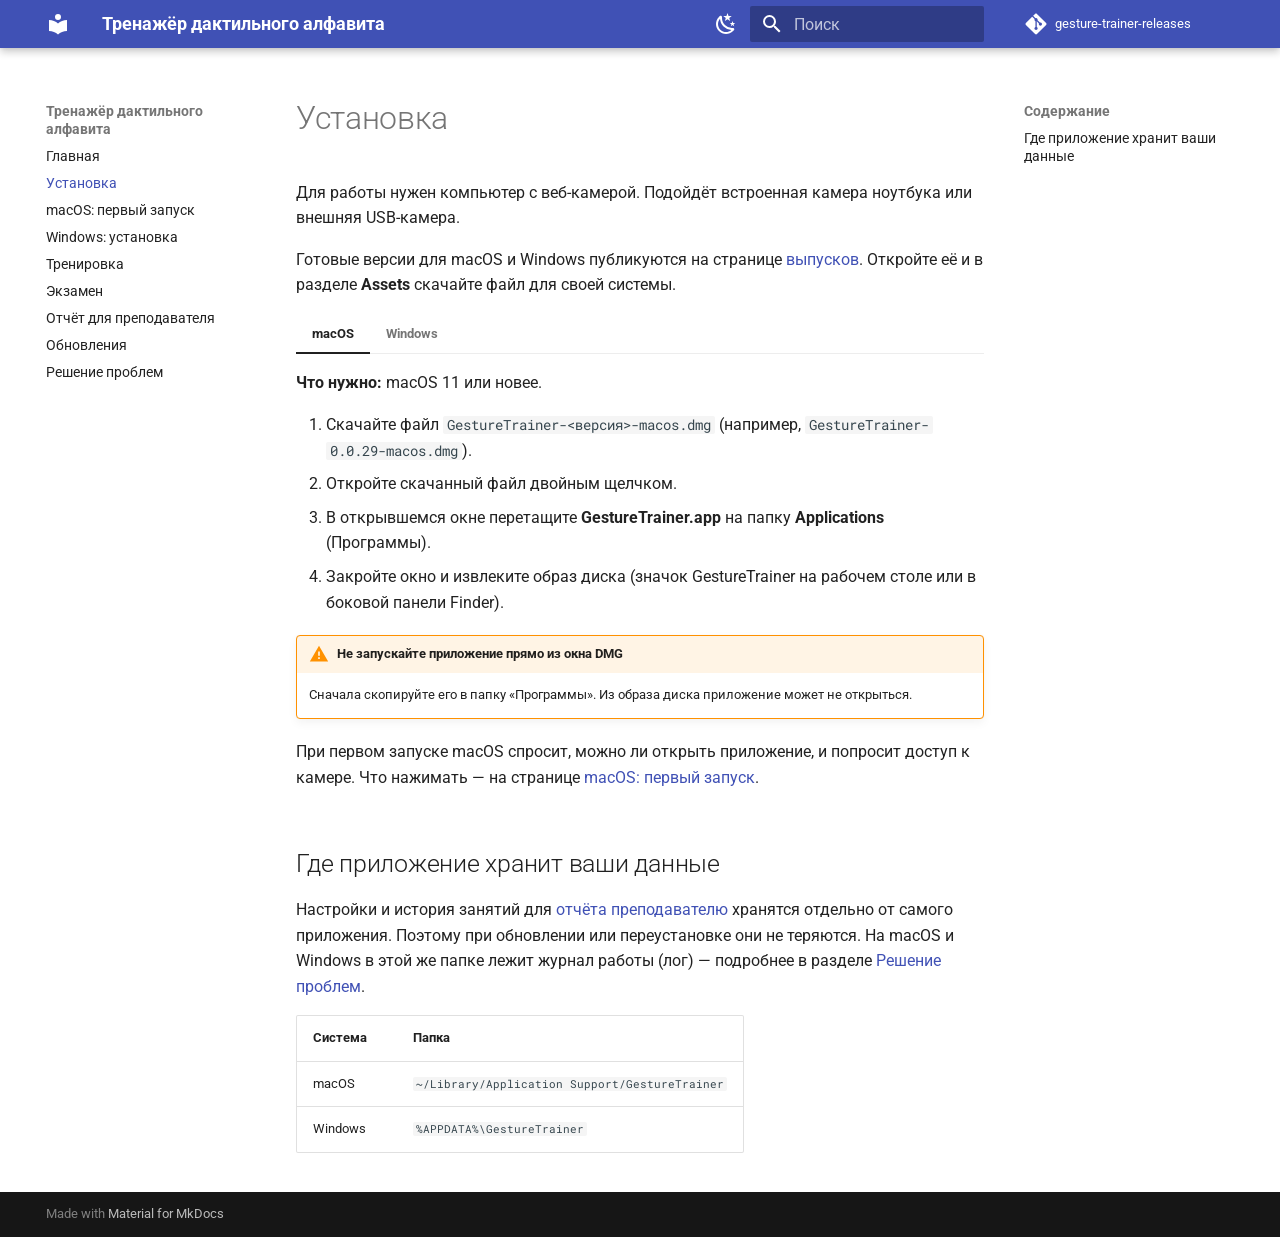
<file: user/install/index.html>
<!doctype html>
<html lang="ru" class="no-js">
  <head>
    
      <meta charset="utf-8">
      <meta name="viewport" content="width=device-width,initial-scale=1">
      
        <meta name="description" content="Gesture Recognition Trainer — тренажёр русского дактильного алфавита">
      
      
      
        <link rel="canonical" href="https://sserov.github.io/gesture-trainer-releases/user/install/">
      
      
        <link rel="prev" href="../..">
      
      
        <link rel="next" href="../macos/">
      
      
        
      
      
      <link rel="icon" href="../../assets/images/favicon.png">
      <meta name="generator" content="mkdocs-1.6.1, mkdocs-material-9.8.0">
    
    
      
        <title>Установка - Тренажёр дактильного алфавита</title>
      
    
    
      <link rel="stylesheet" href="../../assets/stylesheets/main.57a0d79d.min.css">
      
        
        <link rel="stylesheet" href="../../assets/stylesheets/palette.fb2fffe2.min.css">
      
      


    
    
      
    
    
      
        
        
        <link rel="preconnect" href="https://fonts.gstatic.com" crossorigin>
        <link rel="stylesheet" href="https://fonts.googleapis.com/css?family=Roboto:300,300i,400,400i,700,700i%7CRoboto+Mono:400,400i,700,700i&display=fallback">
        <style>:root{--md-text-font:"Roboto";--md-code-font:"Roboto Mono"}</style>
      
    
    
    <script>__md_scope=new URL("../..",location),__md_hash=e=>[...e].reduce(((e,_)=>(e<<5)-e+_.charCodeAt(0)),0),__md_get=(e,_=localStorage,t=__md_scope)=>JSON.parse(_.getItem(t.pathname+"."+e)),__md_set=(e,_,t=localStorage,a=__md_scope)=>{try{t.setItem(a.pathname+"."+e,JSON.stringify(_))}catch(e){}}</script>
    
      

    
    
  </head>
  
  
    
    
      
    
    
    
    
    <body dir="ltr" data-md-color-scheme="default" data-md-color-primary="indigo" data-md-color-accent="indigo">
  
    
    <input class="md-toggle" data-md-toggle="drawer" type="checkbox" id="__drawer" autocomplete="off">
    <input class="md-toggle" data-md-toggle="search" type="checkbox" id="__search" autocomplete="off">
    <label class="md-overlay" for="__drawer"></label>
    <div data-md-component="skip">
      
        
        <a href="#_1" class="md-skip">
          Перейти к содержанию
        </a>
      
    </div>
    <div data-md-component="announce">
      
    </div>
    
    
      

  

<header class="md-header md-header--shadow" data-md-component="header">
  <nav class="md-header__inner md-grid" aria-label="Верхний колонтитул">
    <a href="../.." title="Тренажёр дактильного алфавита" class="md-header__button md-logo" aria-label="Тренажёр дактильного алфавита" data-md-component="logo">
      
  
  <svg xmlns="http://www.w3.org/2000/svg" viewBox="0 0 24 24"><path d="M12 8a3 3 0 0 0 3-3 3 3 0 0 0-3-3 3 3 0 0 0-3 3 3 3 0 0 0 3 3m0 3.54C9.64 9.35 6.5 8 3 8v11c3.5 0 6.64 1.35 9 3.54 2.36-2.19 5.5-3.54 9-3.54V8c-3.5 0-6.64 1.35-9 3.54"/></svg>

    </a>
    <label class="md-header__button md-icon" for="__drawer">
      
      <svg xmlns="http://www.w3.org/2000/svg" viewBox="0 0 24 24"><path d="M3 6h18v2H3zm0 5h18v2H3zm0 5h18v2H3z"/></svg>
    </label>
    <div class="md-header__title" data-md-component="header-title">
      <div class="md-header__ellipsis">
        <div class="md-header__topic">
          <span class="md-ellipsis">
            Тренажёр дактильного алфавита
          </span>
        </div>
        <div class="md-header__topic" data-md-component="header-topic">
          <span class="md-ellipsis">
            
              Установка
            
          </span>
        </div>
      </div>
    </div>
    
      
        <form class="md-header__option" data-md-component="palette">
  
    
    
    
    <input class="md-option" data-md-color-media="(prefers-color-scheme: light)" data-md-color-scheme="default" data-md-color-primary="indigo" data-md-color-accent="indigo"  aria-label="Тёмная тема"  type="radio" name="__palette" id="__palette_0">
    
      <label class="md-header__button md-icon" title="Тёмная тема" for="__palette_1" hidden>
        <svg xmlns="http://www.w3.org/2000/svg" viewBox="0 0 24 24"><path d="m17.75 4.09-2.53 1.94.91 3.06-2.63-1.81-2.63 1.81.91-3.06-2.53-1.94L12.44 4l1.06-3 1.06 3zm3.5 6.91-1.64 1.25.59 1.98-1.7-1.17-1.7 1.17.59-1.98L15.75 11l2.06-.05L18.5 9l.69 1.95zm-2.28 4.95c.83-.08 1.72 1.1 1.19 1.85-.32.45-.66.87-1.08 1.27C15.17 23 8.84 23 4.94 19.07c-3.91-3.9-3.91-10.24 0-14.14.4-.4.82-.76 1.27-1.08.75-.53 1.93.36 1.85 1.19-.27 2.86.69 5.83 2.89 8.02a9.96 9.96 0 0 0 8.02 2.89m-1.64 2.02a12.08 12.08 0 0 1-7.8-3.47c-2.17-2.19-3.33-5-3.49-7.82-2.81 3.14-2.7 7.96.31 10.98 3.02 3.01 7.84 3.12 10.98.31"/></svg>
      </label>
    
  
    
    
    
    <input class="md-option" data-md-color-media="(prefers-color-scheme: dark)" data-md-color-scheme="slate" data-md-color-primary="indigo" data-md-color-accent="indigo"  aria-label="Светлая тема"  type="radio" name="__palette" id="__palette_1">
    
      <label class="md-header__button md-icon" title="Светлая тема" for="__palette_0" hidden>
        <svg xmlns="http://www.w3.org/2000/svg" viewBox="0 0 24 24"><path d="M12 7a5 5 0 0 1 5 5 5 5 0 0 1-5 5 5 5 0 0 1-5-5 5 5 0 0 1 5-5m0 2a3 3 0 0 0-3 3 3 3 0 0 0 3 3 3 3 0 0 0 3-3 3 3 0 0 0-3-3m0-7 2.39 3.42C13.65 5.15 12.84 5 12 5s-1.65.15-2.39.42zM3.34 7l4.16-.35A7.2 7.2 0 0 0 5.94 8.5c-.44.74-.69 1.5-.83 2.29zm.02 10 1.76-3.77a7.131 7.131 0 0 0 2.38 4.14zM20.65 7l-1.77 3.79a7.02 7.02 0 0 0-2.38-4.15zm-.01 10-4.14.36c.59-.51 1.12-1.14 1.54-1.86.42-.73.69-1.5.83-2.29zM12 22l-2.41-3.44c.74.27 1.55.44 2.41.44.82 0 1.63-.17 2.37-.44z"/></svg>
      </label>
    
  
</form>
      
    
    
      <script>var palette=__md_get("__palette");if(palette&&palette.color){if("(prefers-color-scheme)"===palette.color.media){var media=matchMedia("(prefers-color-scheme: light)"),input=document.querySelector(media.matches?"[data-md-color-media='(prefers-color-scheme: light)']":"[data-md-color-media='(prefers-color-scheme: dark)']");palette.color.media=input.getAttribute("data-md-color-media"),palette.color.scheme=input.getAttribute("data-md-color-scheme"),palette.color.primary=input.getAttribute("data-md-color-primary"),palette.color.accent=input.getAttribute("data-md-color-accent")}for(var[key,value]of Object.entries(palette.color))document.body.setAttribute("data-md-color-"+key,value)}</script>
    
    
    
      
      
        <label class="md-header__button md-icon" for="__search">
          
          <svg xmlns="http://www.w3.org/2000/svg" viewBox="0 0 24 24"><path d="M9.5 3A6.5 6.5 0 0 1 16 9.5c0 1.61-.59 3.09-1.56 4.23l.27.27h.79l5 5-1.5 1.5-5-5v-.79l-.27-.27A6.52 6.52 0 0 1 9.5 16 6.5 6.5 0 0 1 3 9.5 6.5 6.5 0 0 1 9.5 3m0 2C7 5 5 7 5 9.5S7 14 9.5 14 14 12 14 9.5 12 5 9.5 5"/></svg>
        </label>
        <div class="md-search" data-md-component="search" role="dialog">
  <label class="md-search__overlay" for="__search"></label>
  <div class="md-search__inner" role="search">
    <form class="md-search__form" name="search">
      <input type="text" class="md-search__input" name="query" aria-label="Поиск" placeholder="Поиск" autocapitalize="off" autocorrect="off" autocomplete="off" spellcheck="false" data-md-component="search-query" required>
      <label class="md-search__icon md-icon" for="__search">
        
        <svg xmlns="http://www.w3.org/2000/svg" viewBox="0 0 24 24"><path d="M9.5 3A6.5 6.5 0 0 1 16 9.5c0 1.61-.59 3.09-1.56 4.23l.27.27h.79l5 5-1.5 1.5-5-5v-.79l-.27-.27A6.52 6.52 0 0 1 9.5 16 6.5 6.5 0 0 1 3 9.5 6.5 6.5 0 0 1 9.5 3m0 2C7 5 5 7 5 9.5S7 14 9.5 14 14 12 14 9.5 12 5 9.5 5"/></svg>
        
        <svg xmlns="http://www.w3.org/2000/svg" viewBox="0 0 24 24"><path d="M20 11v2H8l5.5 5.5-1.42 1.42L4.16 12l7.92-7.92L13.5 5.5 8 11z"/></svg>
      </label>
      <nav class="md-search__options" aria-label="Поиск">
        
        <button type="reset" class="md-search__icon md-icon" title="Очистить" aria-label="Очистить" tabindex="-1">
          
          <svg xmlns="http://www.w3.org/2000/svg" viewBox="0 0 24 24"><path d="M19 6.41 17.59 5 12 10.59 6.41 5 5 6.41 10.59 12 5 17.59 6.41 19 12 13.41 17.59 19 19 17.59 13.41 12z"/></svg>
        </button>
      </nav>
      
        <div class="md-search__suggest" data-md-component="search-suggest"></div>
      
    </form>
    <div class="md-search__output">
      <div class="md-search__scrollwrap" tabindex="0" data-md-scrollfix>
        <div class="md-search-result" data-md-component="search-result">
          <div class="md-search-result__meta">
            Инициализация поиска
          </div>
          <ol class="md-search-result__list" role="presentation"></ol>
        </div>
      </div>
    </div>
  </div>
</div>
      
    
    
      <div class="md-header__source">
        <a href="https://github.com/sserov/gesture-trainer-releases" title="Перейти к репозиторию" class="md-source" data-md-component="source">
  <div class="md-source__icon md-icon">
    
    <svg xmlns="http://www.w3.org/2000/svg" viewBox="0 0 448 512"><!--! Font Awesome Free 7.1.0 by @fontawesome - https://fontawesome.com License - https://fontawesome.com/license/free (Icons: CC BY 4.0, Fonts: SIL OFL 1.1, Code: MIT License) Copyright 2025 Fonticons, Inc.--><path d="M439.6 236.1 244 40.5c-5.4-5.5-12.8-8.5-20.4-8.5s-15 3-20.4 8.4L162.5 81l51.5 51.5c27.1-9.1 52.7 16.8 43.4 43.7l49.7 49.7c34.2-11.8 61.2 31 35.5 56.7-26.5 26.5-70.2-2.9-56-37.3L240.3 199v121.9c25.3 12.5 22.3 41.8 9.1 55-6.4 6.4-15.2 10.1-24.3 10.1s-17.8-3.6-24.3-10.1c-17.6-17.6-11.1-46.9 11.2-56v-123c-20.8-8.5-24.6-30.7-18.6-45L142.6 101 8.5 235.1C3 240.6 0 247.9 0 255.5s3 15 8.5 20.4l195.6 195.7c5.4 5.4 12.7 8.4 20.4 8.4s15-3 20.4-8.4l194.7-194.7c5.4-5.4 8.4-12.8 8.4-20.4s-3-15-8.4-20.4"/></svg>
  </div>
  <div class="md-source__repository">
    gesture-trainer-releases
  </div>
</a>
      </div>
    
  </nav>
  
</header>
    
    <div class="md-container" data-md-component="container">
      
      
        
          
        
      
      <main class="md-main" data-md-component="main">
        <div class="md-main__inner md-grid">
          
            
              
              <div class="md-sidebar md-sidebar--primary" data-md-component="sidebar" data-md-type="navigation" >
                <div class="md-sidebar__scrollwrap">
                  <div class="md-sidebar__inner">
                    



<nav class="md-nav md-nav--primary" aria-label="Навигация" data-md-level="0">
  <label class="md-nav__title" for="__drawer">
    <a href="../.." title="Тренажёр дактильного алфавита" class="md-nav__button md-logo" aria-label="Тренажёр дактильного алфавита" data-md-component="logo">
      
  
  <svg xmlns="http://www.w3.org/2000/svg" viewBox="0 0 24 24"><path d="M12 8a3 3 0 0 0 3-3 3 3 0 0 0-3-3 3 3 0 0 0-3 3 3 3 0 0 0 3 3m0 3.54C9.64 9.35 6.5 8 3 8v11c3.5 0 6.64 1.35 9 3.54 2.36-2.19 5.5-3.54 9-3.54V8c-3.5 0-6.64 1.35-9 3.54"/></svg>

    </a>
    Тренажёр дактильного алфавита
  </label>
  
    <div class="md-nav__source">
      <a href="https://github.com/sserov/gesture-trainer-releases" title="Перейти к репозиторию" class="md-source" data-md-component="source">
  <div class="md-source__icon md-icon">
    
    <svg xmlns="http://www.w3.org/2000/svg" viewBox="0 0 448 512"><!--! Font Awesome Free 7.1.0 by @fontawesome - https://fontawesome.com License - https://fontawesome.com/license/free (Icons: CC BY 4.0, Fonts: SIL OFL 1.1, Code: MIT License) Copyright 2025 Fonticons, Inc.--><path d="M439.6 236.1 244 40.5c-5.4-5.5-12.8-8.5-20.4-8.5s-15 3-20.4 8.4L162.5 81l51.5 51.5c27.1-9.1 52.7 16.8 43.4 43.7l49.7 49.7c34.2-11.8 61.2 31 35.5 56.7-26.5 26.5-70.2-2.9-56-37.3L240.3 199v121.9c25.3 12.5 22.3 41.8 9.1 55-6.4 6.4-15.2 10.1-24.3 10.1s-17.8-3.6-24.3-10.1c-17.6-17.6-11.1-46.9 11.2-56v-123c-20.8-8.5-24.6-30.7-18.6-45L142.6 101 8.5 235.1C3 240.6 0 247.9 0 255.5s3 15 8.5 20.4l195.6 195.7c5.4 5.4 12.7 8.4 20.4 8.4s15-3 20.4-8.4l194.7-194.7c5.4-5.4 8.4-12.8 8.4-20.4s-3-15-8.4-20.4"/></svg>
  </div>
  <div class="md-source__repository">
    gesture-trainer-releases
  </div>
</a>
    </div>
  
  <ul class="md-nav__list" data-md-scrollfix>
    
      
      
  
  
  
  
    <li class="md-nav__item">
      <a href="../.." class="md-nav__link">
        
  
  
  <span class="md-ellipsis">
    
  
    Главная
  

    
  </span>
  
  

      </a>
    </li>
  

    
      
      
  
  
    
  
  
  
    <li class="md-nav__item md-nav__item--active">
      
      <input class="md-nav__toggle md-toggle" type="checkbox" id="__toc">
      
      
        
      
      
        <label class="md-nav__link md-nav__link--active" for="__toc">
          
  
  
  <span class="md-ellipsis">
    
  
    Установка
  

    
  </span>
  
  

          <span class="md-nav__icon md-icon"></span>
        </label>
      
      <a href="./" class="md-nav__link md-nav__link--active">
        
  
  
  <span class="md-ellipsis">
    
  
    Установка
  

    
  </span>
  
  

      </a>
      
        

<nav class="md-nav md-nav--secondary" aria-label="Содержание">
  
  
  
    
  
  
    <label class="md-nav__title" for="__toc">
      <span class="md-nav__icon md-icon"></span>
      Содержание
    </label>
    <ul class="md-nav__list" data-md-component="toc" data-md-scrollfix>
      
        <li class="md-nav__item">
  <a href="#_2" class="md-nav__link">
    <span class="md-ellipsis">
      
        Где приложение хранит ваши данные
      
    </span>
  </a>
  
</li>
      
    </ul>
  
</nav>
      
    </li>
  

    
      
      
  
  
  
  
    <li class="md-nav__item">
      <a href="../macos/" class="md-nav__link">
        
  
  
  <span class="md-ellipsis">
    
  
    macOS: первый запуск
  

    
  </span>
  
  

      </a>
    </li>
  

    
      
      
  
  
  
  
    <li class="md-nav__item">
      <a href="../windows/" class="md-nav__link">
        
  
  
  <span class="md-ellipsis">
    
  
    Windows: установка
  

    
  </span>
  
  

      </a>
    </li>
  

    
      
      
  
  
  
  
    <li class="md-nav__item">
      <a href="../training/" class="md-nav__link">
        
  
  
  <span class="md-ellipsis">
    
  
    Тренировка
  

    
  </span>
  
  

      </a>
    </li>
  

    
      
      
  
  
  
  
    <li class="md-nav__item">
      <a href="../exam/" class="md-nav__link">
        
  
  
  <span class="md-ellipsis">
    
  
    Экзамен
  

    
  </span>
  
  

      </a>
    </li>
  

    
      
      
  
  
  
  
    <li class="md-nav__item">
      <a href="../teacher-report/" class="md-nav__link">
        
  
  
  <span class="md-ellipsis">
    
  
    Отчёт для преподавателя
  

    
  </span>
  
  

      </a>
    </li>
  

    
      
      
  
  
  
  
    <li class="md-nav__item">
      <a href="../updates/" class="md-nav__link">
        
  
  
  <span class="md-ellipsis">
    
  
    Обновления
  

    
  </span>
  
  

      </a>
    </li>
  

    
      
      
  
  
  
  
    <li class="md-nav__item">
      <a href="../troubleshooting/" class="md-nav__link">
        
  
  
  <span class="md-ellipsis">
    
  
    Решение проблем
  

    
  </span>
  
  

      </a>
    </li>
  

    
  </ul>
</nav>
                  </div>
                </div>
              </div>
            
            
              
              <div class="md-sidebar md-sidebar--secondary" data-md-component="sidebar" data-md-type="toc" >
                <div class="md-sidebar__scrollwrap">
                  <div class="md-sidebar__inner">
                    

<nav class="md-nav md-nav--secondary" aria-label="Содержание">
  
  
  
    
  
  
    <label class="md-nav__title" for="__toc">
      <span class="md-nav__icon md-icon"></span>
      Содержание
    </label>
    <ul class="md-nav__list" data-md-component="toc" data-md-scrollfix>
      
        <li class="md-nav__item">
  <a href="#_2" class="md-nav__link">
    <span class="md-ellipsis">
      
        Где приложение хранит ваши данные
      
    </span>
  </a>
  
</li>
      
    </ul>
  
</nav>
                  </div>
                </div>
              </div>
            
          
          
            <div class="md-content" data-md-component="content">
              
              <article class="md-content__inner md-typeset">
                
                  



<h1 id="_1">Установка<a class="headerlink" href="#_1" title="Permanent link">&para;</a></h1>
<p>Для работы нужен компьютер с веб-камерой. Подойдёт встроенная камера ноутбука
или внешняя USB-камера.</p>
<p>Готовые версии для macOS и Windows публикуются на странице
<a href="https://github.com/sserov/gesture-trainer-releases/releases/latest">выпусков</a>.
Откройте её и в разделе <strong>Assets</strong> скачайте файл для своей системы.</p>
<div class="tabbed-set tabbed-alternate" data-tabs="1:2"><input checked="checked" id="__tabbed_1_1" name="__tabbed_1" type="radio" /><input id="__tabbed_1_2" name="__tabbed_1" type="radio" /><div class="tabbed-labels"><label for="__tabbed_1_1">macOS</label><label for="__tabbed_1_2">Windows</label></div>
<div class="tabbed-content">
<div class="tabbed-block">
<p><strong>Что нужно:</strong> macOS 11 или новее.</p>
<ol>
<li>Скачайте файл <code>GestureTrainer-&lt;версия&gt;-macos.dmg</code>
   (например, <code>GestureTrainer-0.0.29-macos.dmg</code>).</li>
<li>Откройте скачанный файл двойным щелчком.</li>
<li>В открывшемся окне перетащите <strong>GestureTrainer.app</strong> на папку
   <strong>Applications</strong> (Программы).</li>
<li>Закройте окно и извлеките образ диска (значок GestureTrainer на рабочем столе
   или в боковой панели Finder).</li>
</ol>
<div class="admonition warning">
<p class="admonition-title">Не запускайте приложение прямо из окна DMG</p>
<p>Сначала скопируйте его в папку «Программы». Из образа диска приложение
может не открыться.</p>
</div>
<p>При первом запуске macOS спросит, можно ли открыть приложение, и попросит
доступ к камере. Что нажимать — на странице <a href="../macos/">macOS: первый запуск</a>.</p>
</div>
<div class="tabbed-block">
<p><strong>Что нужно:</strong> Windows 10 или 11, 64-битная.</p>
<p>Есть два варианта. Выберите один.</p>
<p><strong>Установщик (рекомендуется)</strong></p>
<ol>
<li>Скачайте <code>GestureTrainer-Setup-&lt;версия&gt;.exe</code>.</li>
<li>Запустите его и следуйте шагам мастера установки.
   Права администратора не нужны.</li>
<li>В конце оставьте галочку <strong>«Запустить GestureTrainer»</strong> и нажмите «Завершить».</li>
</ol>
<p>Приложение появится в меню «Пуск». Ярлык на рабочем столе создаётся, если
отметить пункт <strong>«Создать ярлык на рабочем столе»</strong> во время установки.</p>
<p><strong>Архив ZIP (без установки)</strong></p>
<ol>
<li>Скачайте <code>GestureTrainer-&lt;версия&gt;-windows.zip</code>.</li>
<li>Распакуйте архив в удобную папку, например «Документы».</li>
<li>Запустите <code>GestureTrainer.exe</code>.</li>
</ol>
<p>При первом запуске Windows может показать предупреждение SmartScreen.
Как его пройти и как разрешить доступ к камере — на странице
<a href="../windows/">Windows: установка</a>.</p>
</div>
</div>
</div>
<h2 id="_2">Где приложение хранит ваши данные<a class="headerlink" href="#_2" title="Permanent link">&para;</a></h2>
<p>Настройки и история занятий для <a href="../teacher-report/">отчёта преподавателю</a>
хранятся отдельно от самого приложения. Поэтому при обновлении или переустановке
они не теряются. На macOS и Windows в этой же папке лежит журнал работы (лог) —
подробнее в разделе <a href="../troubleshooting/#logs">Решение проблем</a>.</p>
<table>
<thead>
<tr>
<th>Система</th>
<th>Папка</th>
</tr>
</thead>
<tbody>
<tr>
<td>macOS</td>
<td><code>~/Library/Application Support/GestureTrainer</code></td>
</tr>
<tr>
<td>Windows</td>
<td><code>%APPDATA%\GestureTrainer</code></td>
</tr>
</tbody>
</table>












                
              </article>
            </div>
          
          
<script>var target=document.getElementById(location.hash.slice(1));target&&target.name&&(target.checked=target.name.startsWith("__tabbed_"))</script>
        </div>
        
          <button type="button" class="md-top md-icon" data-md-component="top" hidden>
  
  <svg xmlns="http://www.w3.org/2000/svg" viewBox="0 0 24 24"><path d="M13 20h-2V8l-5.5 5.5-1.42-1.42L12 4.16l7.92 7.92-1.42 1.42L13 8z"/></svg>
  К началу
</button>
        
      </main>
      
        <footer class="md-footer">
  
  <div class="md-footer-meta md-typeset">
    <div class="md-footer-meta__inner md-grid">
      <div class="md-copyright">
  
  
    Made with
    <a href="https://squidfunk.github.io/mkdocs-material/" target="_blank" rel="noopener">
      Material for MkDocs
    </a>
  
</div>
      
    </div>
  </div>
</footer>
      
    </div>
    <div class="md-dialog" data-md-component="dialog">
      <div class="md-dialog__inner md-typeset"></div>
    </div>
    
    
    
      
      
      <script id="__config" type="application/json">{"annotate": null, "base": "../..", "features": ["navigation.top", "search.suggest", "content.code.copy"], "search": "../../assets/javascripts/workers/search.a7633da7.min.js", "tags": null, "translations": {"clipboard.copied": "\u0421\u043a\u043e\u043f\u0438\u0440\u043e\u0432\u0430\u043d\u043e \u0432 \u0431\u0443\u0444\u0435\u0440", "clipboard.copy": "\u041a\u043e\u043f\u0438\u0440\u043e\u0432\u0430\u0442\u044c \u0432 \u0431\u0443\u0444\u0435\u0440", "search.result.more.one": "\u0415\u0449\u0451 1 \u043d\u0430 \u044d\u0442\u043e\u0439 \u0441\u0442\u0440\u0430\u043d\u0438\u0446\u0435", "search.result.more.other": "\u0415\u0449\u0451 # \u043d\u0430 \u044d\u0442\u043e\u0439 \u0441\u0442\u0440\u0430\u043d\u0438\u0446\u0435", "search.result.none": "\u0421\u043e\u0432\u043f\u0430\u0434\u0435\u043d\u0438\u0439 \u043d\u0435 \u043d\u0430\u0439\u0434\u0435\u043d\u043e", "search.result.one": "\u041d\u0430\u0439\u0434\u0435\u043d\u043e 1 \u0441\u043e\u0432\u043f\u0430\u0434\u0435\u043d\u0438\u0435", "search.result.other": "\u041d\u0430\u0439\u0434\u0435\u043d\u043e \u0441\u043e\u0432\u043f\u0430\u0434\u0435\u043d\u0438\u0439: #", "search.result.placeholder": "\u041d\u0430\u0447\u043d\u0438\u0442\u0435 \u043f\u0435\u0447\u0430\u0442\u0430\u0442\u044c \u0434\u043b\u044f \u043f\u043e\u0438\u0441\u043a\u0430", "search.result.term.missing": "\u041e\u0442\u0441\u0443\u0442\u0441\u0442\u0432\u0443\u0435\u0442", "select.version": "\u0412\u044b\u0431\u0435\u0440\u0438\u0442\u0435 \u0432\u0435\u0440\u0441\u0438\u044e"}, "version": null}</script>
    
    
      <script src="../../assets/javascripts/bundle.c21346df.min.js"></script>
      
    
  </body>
</html>
</file>
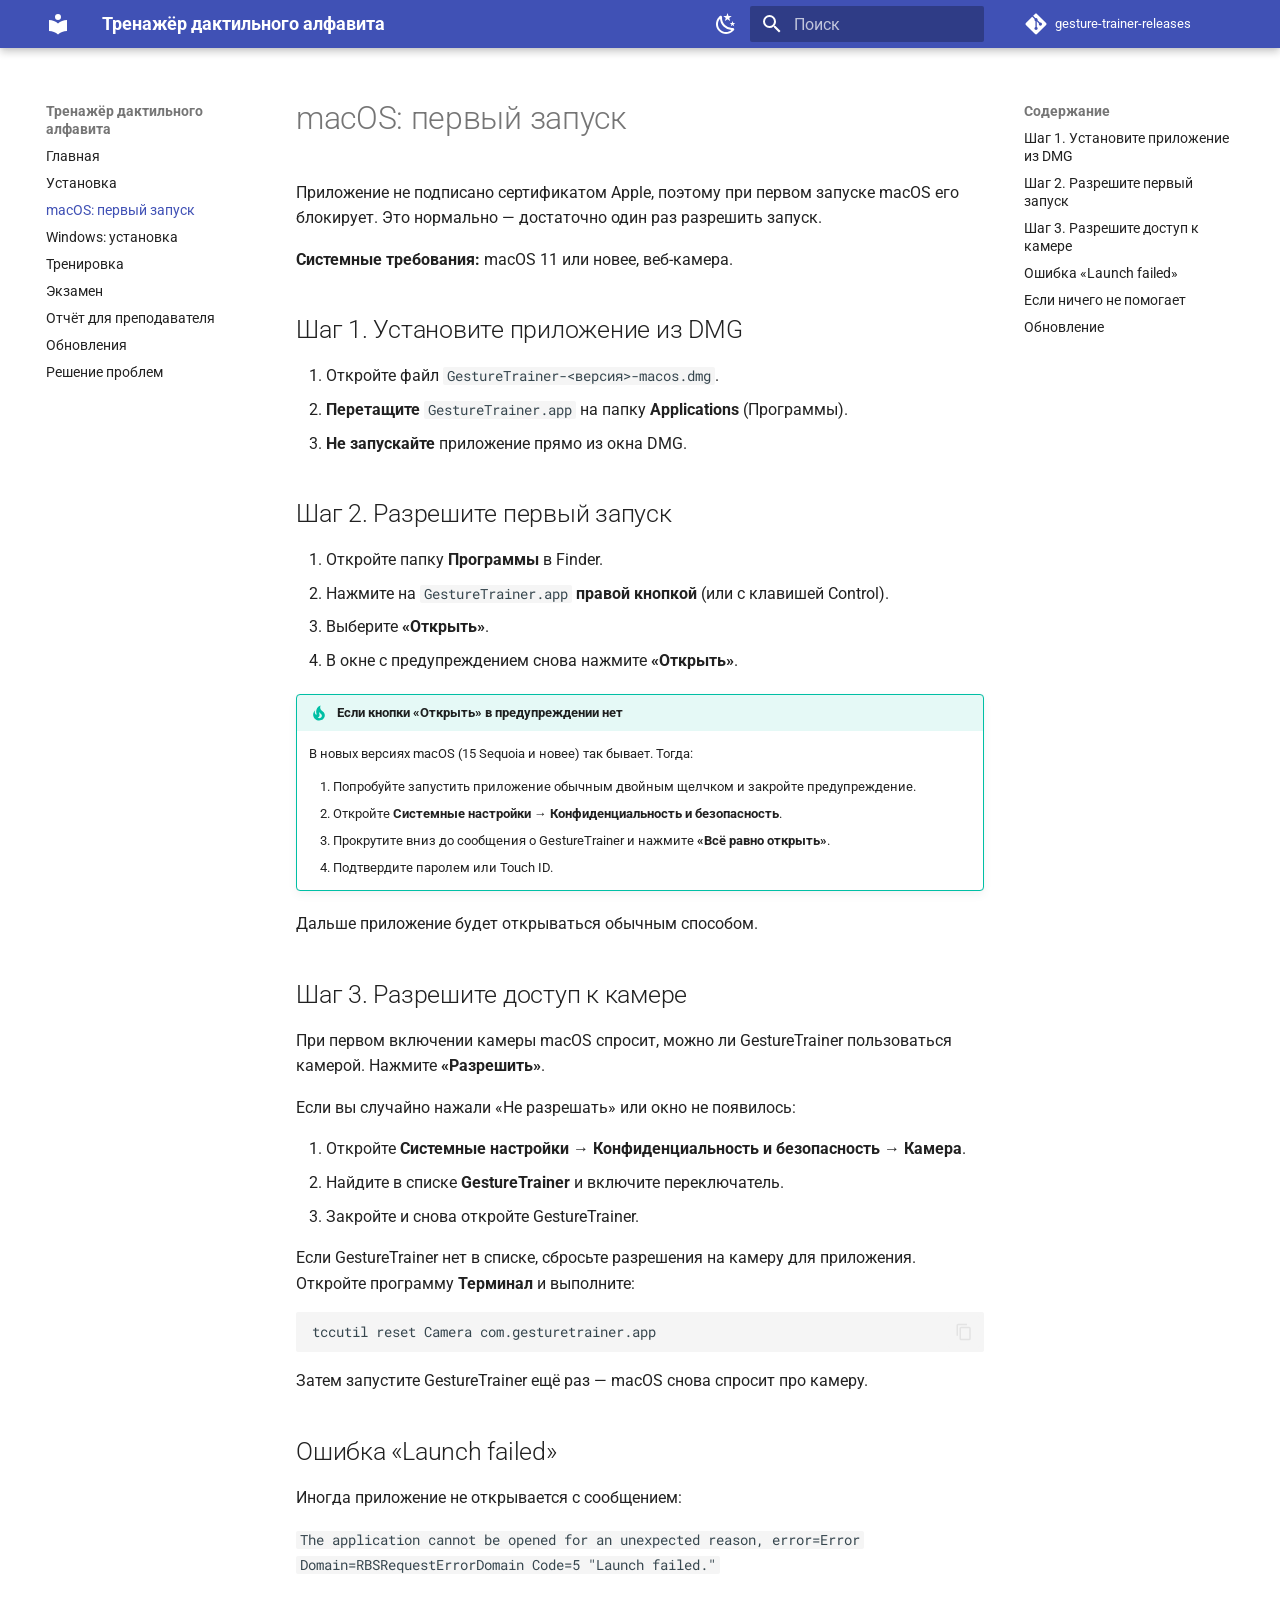
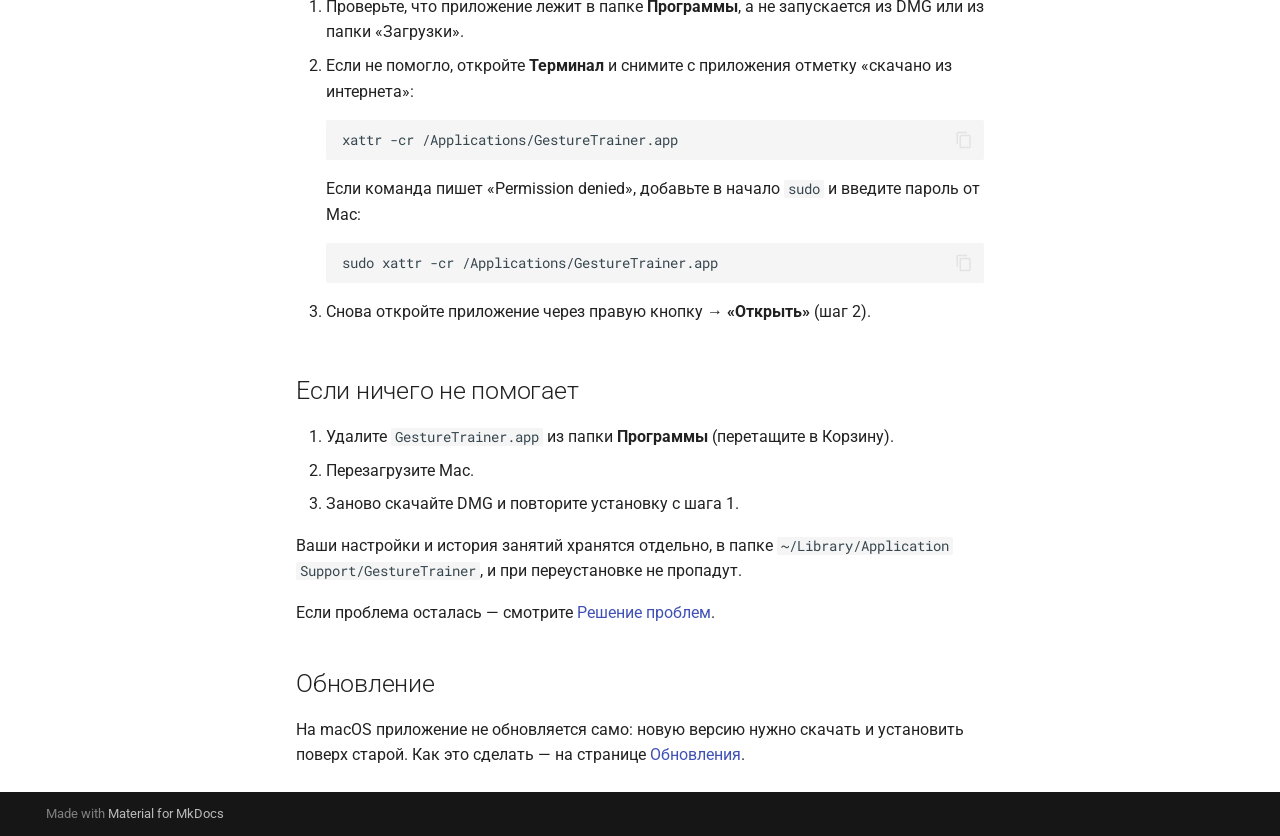
<file: user/macos/index.html>
<!doctype html>
<html lang="ru" class="no-js">
  <head>
    
      <meta charset="utf-8">
      <meta name="viewport" content="width=device-width,initial-scale=1">
      
        <meta name="description" content="Gesture Recognition Trainer — тренажёр русского дактильного алфавита">
      
      
      
        <link rel="canonical" href="https://sserov.github.io/gesture-trainer-releases/user/macos/">
      
      
        <link rel="prev" href="../install/">
      
      
        <link rel="next" href="../windows/">
      
      
        
      
      
      <link rel="icon" href="../../assets/images/favicon.png">
      <meta name="generator" content="mkdocs-1.6.1, mkdocs-material-9.8.0">
    
    
      
        <title>macOS: первый запуск - Тренажёр дактильного алфавита</title>
      
    
    
      <link rel="stylesheet" href="../../assets/stylesheets/main.57a0d79d.min.css">
      
        
        <link rel="stylesheet" href="../../assets/stylesheets/palette.fb2fffe2.min.css">
      
      


    
    
      
    
    
      
        
        
        <link rel="preconnect" href="https://fonts.gstatic.com" crossorigin>
        <link rel="stylesheet" href="https://fonts.googleapis.com/css?family=Roboto:300,300i,400,400i,700,700i%7CRoboto+Mono:400,400i,700,700i&display=fallback">
        <style>:root{--md-text-font:"Roboto";--md-code-font:"Roboto Mono"}</style>
      
    
    
    <script>__md_scope=new URL("../..",location),__md_hash=e=>[...e].reduce(((e,_)=>(e<<5)-e+_.charCodeAt(0)),0),__md_get=(e,_=localStorage,t=__md_scope)=>JSON.parse(_.getItem(t.pathname+"."+e)),__md_set=(e,_,t=localStorage,a=__md_scope)=>{try{t.setItem(a.pathname+"."+e,JSON.stringify(_))}catch(e){}}</script>
    
      

    
    
  </head>
  
  
    
    
      
    
    
    
    
    <body dir="ltr" data-md-color-scheme="default" data-md-color-primary="indigo" data-md-color-accent="indigo">
  
    
    <input class="md-toggle" data-md-toggle="drawer" type="checkbox" id="__drawer" autocomplete="off">
    <input class="md-toggle" data-md-toggle="search" type="checkbox" id="__search" autocomplete="off">
    <label class="md-overlay" for="__drawer"></label>
    <div data-md-component="skip">
      
        
        <a href="#macos" class="md-skip">
          Перейти к содержанию
        </a>
      
    </div>
    <div data-md-component="announce">
      
    </div>
    
    
      

  

<header class="md-header md-header--shadow" data-md-component="header">
  <nav class="md-header__inner md-grid" aria-label="Верхний колонтитул">
    <a href="../.." title="Тренажёр дактильного алфавита" class="md-header__button md-logo" aria-label="Тренажёр дактильного алфавита" data-md-component="logo">
      
  
  <svg xmlns="http://www.w3.org/2000/svg" viewBox="0 0 24 24"><path d="M12 8a3 3 0 0 0 3-3 3 3 0 0 0-3-3 3 3 0 0 0-3 3 3 3 0 0 0 3 3m0 3.54C9.64 9.35 6.5 8 3 8v11c3.5 0 6.64 1.35 9 3.54 2.36-2.19 5.5-3.54 9-3.54V8c-3.5 0-6.64 1.35-9 3.54"/></svg>

    </a>
    <label class="md-header__button md-icon" for="__drawer">
      
      <svg xmlns="http://www.w3.org/2000/svg" viewBox="0 0 24 24"><path d="M3 6h18v2H3zm0 5h18v2H3zm0 5h18v2H3z"/></svg>
    </label>
    <div class="md-header__title" data-md-component="header-title">
      <div class="md-header__ellipsis">
        <div class="md-header__topic">
          <span class="md-ellipsis">
            Тренажёр дактильного алфавита
          </span>
        </div>
        <div class="md-header__topic" data-md-component="header-topic">
          <span class="md-ellipsis">
            
              macOS: первый запуск
            
          </span>
        </div>
      </div>
    </div>
    
      
        <form class="md-header__option" data-md-component="palette">
  
    
    
    
    <input class="md-option" data-md-color-media="(prefers-color-scheme: light)" data-md-color-scheme="default" data-md-color-primary="indigo" data-md-color-accent="indigo"  aria-label="Тёмная тема"  type="radio" name="__palette" id="__palette_0">
    
      <label class="md-header__button md-icon" title="Тёмная тема" for="__palette_1" hidden>
        <svg xmlns="http://www.w3.org/2000/svg" viewBox="0 0 24 24"><path d="m17.75 4.09-2.53 1.94.91 3.06-2.63-1.81-2.63 1.81.91-3.06-2.53-1.94L12.44 4l1.06-3 1.06 3zm3.5 6.91-1.64 1.25.59 1.98-1.7-1.17-1.7 1.17.59-1.98L15.75 11l2.06-.05L18.5 9l.69 1.95zm-2.28 4.95c.83-.08 1.72 1.1 1.19 1.85-.32.45-.66.87-1.08 1.27C15.17 23 8.84 23 4.94 19.07c-3.91-3.9-3.91-10.24 0-14.14.4-.4.82-.76 1.27-1.08.75-.53 1.93.36 1.85 1.19-.27 2.86.69 5.83 2.89 8.02a9.96 9.96 0 0 0 8.02 2.89m-1.64 2.02a12.08 12.08 0 0 1-7.8-3.47c-2.17-2.19-3.33-5-3.49-7.82-2.81 3.14-2.7 7.96.31 10.98 3.02 3.01 7.84 3.12 10.98.31"/></svg>
      </label>
    
  
    
    
    
    <input class="md-option" data-md-color-media="(prefers-color-scheme: dark)" data-md-color-scheme="slate" data-md-color-primary="indigo" data-md-color-accent="indigo"  aria-label="Светлая тема"  type="radio" name="__palette" id="__palette_1">
    
      <label class="md-header__button md-icon" title="Светлая тема" for="__palette_0" hidden>
        <svg xmlns="http://www.w3.org/2000/svg" viewBox="0 0 24 24"><path d="M12 7a5 5 0 0 1 5 5 5 5 0 0 1-5 5 5 5 0 0 1-5-5 5 5 0 0 1 5-5m0 2a3 3 0 0 0-3 3 3 3 0 0 0 3 3 3 3 0 0 0 3-3 3 3 0 0 0-3-3m0-7 2.39 3.42C13.65 5.15 12.84 5 12 5s-1.65.15-2.39.42zM3.34 7l4.16-.35A7.2 7.2 0 0 0 5.94 8.5c-.44.74-.69 1.5-.83 2.29zm.02 10 1.76-3.77a7.131 7.131 0 0 0 2.38 4.14zM20.65 7l-1.77 3.79a7.02 7.02 0 0 0-2.38-4.15zm-.01 10-4.14.36c.59-.51 1.12-1.14 1.54-1.86.42-.73.69-1.5.83-2.29zM12 22l-2.41-3.44c.74.27 1.55.44 2.41.44.82 0 1.63-.17 2.37-.44z"/></svg>
      </label>
    
  
</form>
      
    
    
      <script>var palette=__md_get("__palette");if(palette&&palette.color){if("(prefers-color-scheme)"===palette.color.media){var media=matchMedia("(prefers-color-scheme: light)"),input=document.querySelector(media.matches?"[data-md-color-media='(prefers-color-scheme: light)']":"[data-md-color-media='(prefers-color-scheme: dark)']");palette.color.media=input.getAttribute("data-md-color-media"),palette.color.scheme=input.getAttribute("data-md-color-scheme"),palette.color.primary=input.getAttribute("data-md-color-primary"),palette.color.accent=input.getAttribute("data-md-color-accent")}for(var[key,value]of Object.entries(palette.color))document.body.setAttribute("data-md-color-"+key,value)}</script>
    
    
    
      
      
        <label class="md-header__button md-icon" for="__search">
          
          <svg xmlns="http://www.w3.org/2000/svg" viewBox="0 0 24 24"><path d="M9.5 3A6.5 6.5 0 0 1 16 9.5c0 1.61-.59 3.09-1.56 4.23l.27.27h.79l5 5-1.5 1.5-5-5v-.79l-.27-.27A6.52 6.52 0 0 1 9.5 16 6.5 6.5 0 0 1 3 9.5 6.5 6.5 0 0 1 9.5 3m0 2C7 5 5 7 5 9.5S7 14 9.5 14 14 12 14 9.5 12 5 9.5 5"/></svg>
        </label>
        <div class="md-search" data-md-component="search" role="dialog">
  <label class="md-search__overlay" for="__search"></label>
  <div class="md-search__inner" role="search">
    <form class="md-search__form" name="search">
      <input type="text" class="md-search__input" name="query" aria-label="Поиск" placeholder="Поиск" autocapitalize="off" autocorrect="off" autocomplete="off" spellcheck="false" data-md-component="search-query" required>
      <label class="md-search__icon md-icon" for="__search">
        
        <svg xmlns="http://www.w3.org/2000/svg" viewBox="0 0 24 24"><path d="M9.5 3A6.5 6.5 0 0 1 16 9.5c0 1.61-.59 3.09-1.56 4.23l.27.27h.79l5 5-1.5 1.5-5-5v-.79l-.27-.27A6.52 6.52 0 0 1 9.5 16 6.5 6.5 0 0 1 3 9.5 6.5 6.5 0 0 1 9.5 3m0 2C7 5 5 7 5 9.5S7 14 9.5 14 14 12 14 9.5 12 5 9.5 5"/></svg>
        
        <svg xmlns="http://www.w3.org/2000/svg" viewBox="0 0 24 24"><path d="M20 11v2H8l5.5 5.5-1.42 1.42L4.16 12l7.92-7.92L13.5 5.5 8 11z"/></svg>
      </label>
      <nav class="md-search__options" aria-label="Поиск">
        
        <button type="reset" class="md-search__icon md-icon" title="Очистить" aria-label="Очистить" tabindex="-1">
          
          <svg xmlns="http://www.w3.org/2000/svg" viewBox="0 0 24 24"><path d="M19 6.41 17.59 5 12 10.59 6.41 5 5 6.41 10.59 12 5 17.59 6.41 19 12 13.41 17.59 19 19 17.59 13.41 12z"/></svg>
        </button>
      </nav>
      
        <div class="md-search__suggest" data-md-component="search-suggest"></div>
      
    </form>
    <div class="md-search__output">
      <div class="md-search__scrollwrap" tabindex="0" data-md-scrollfix>
        <div class="md-search-result" data-md-component="search-result">
          <div class="md-search-result__meta">
            Инициализация поиска
          </div>
          <ol class="md-search-result__list" role="presentation"></ol>
        </div>
      </div>
    </div>
  </div>
</div>
      
    
    
      <div class="md-header__source">
        <a href="https://github.com/sserov/gesture-trainer-releases" title="Перейти к репозиторию" class="md-source" data-md-component="source">
  <div class="md-source__icon md-icon">
    
    <svg xmlns="http://www.w3.org/2000/svg" viewBox="0 0 448 512"><!--! Font Awesome Free 7.1.0 by @fontawesome - https://fontawesome.com License - https://fontawesome.com/license/free (Icons: CC BY 4.0, Fonts: SIL OFL 1.1, Code: MIT License) Copyright 2025 Fonticons, Inc.--><path d="M439.6 236.1 244 40.5c-5.4-5.5-12.8-8.5-20.4-8.5s-15 3-20.4 8.4L162.5 81l51.5 51.5c27.1-9.1 52.7 16.8 43.4 43.7l49.7 49.7c34.2-11.8 61.2 31 35.5 56.7-26.5 26.5-70.2-2.9-56-37.3L240.3 199v121.9c25.3 12.5 22.3 41.8 9.1 55-6.4 6.4-15.2 10.1-24.3 10.1s-17.8-3.6-24.3-10.1c-17.6-17.6-11.1-46.9 11.2-56v-123c-20.8-8.5-24.6-30.7-18.6-45L142.6 101 8.5 235.1C3 240.6 0 247.9 0 255.5s3 15 8.5 20.4l195.6 195.7c5.4 5.4 12.7 8.4 20.4 8.4s15-3 20.4-8.4l194.7-194.7c5.4-5.4 8.4-12.8 8.4-20.4s-3-15-8.4-20.4"/></svg>
  </div>
  <div class="md-source__repository">
    gesture-trainer-releases
  </div>
</a>
      </div>
    
  </nav>
  
</header>
    
    <div class="md-container" data-md-component="container">
      
      
        
          
        
      
      <main class="md-main" data-md-component="main">
        <div class="md-main__inner md-grid">
          
            
              
              <div class="md-sidebar md-sidebar--primary" data-md-component="sidebar" data-md-type="navigation" >
                <div class="md-sidebar__scrollwrap">
                  <div class="md-sidebar__inner">
                    



<nav class="md-nav md-nav--primary" aria-label="Навигация" data-md-level="0">
  <label class="md-nav__title" for="__drawer">
    <a href="../.." title="Тренажёр дактильного алфавита" class="md-nav__button md-logo" aria-label="Тренажёр дактильного алфавита" data-md-component="logo">
      
  
  <svg xmlns="http://www.w3.org/2000/svg" viewBox="0 0 24 24"><path d="M12 8a3 3 0 0 0 3-3 3 3 0 0 0-3-3 3 3 0 0 0-3 3 3 3 0 0 0 3 3m0 3.54C9.64 9.35 6.5 8 3 8v11c3.5 0 6.64 1.35 9 3.54 2.36-2.19 5.5-3.54 9-3.54V8c-3.5 0-6.64 1.35-9 3.54"/></svg>

    </a>
    Тренажёр дактильного алфавита
  </label>
  
    <div class="md-nav__source">
      <a href="https://github.com/sserov/gesture-trainer-releases" title="Перейти к репозиторию" class="md-source" data-md-component="source">
  <div class="md-source__icon md-icon">
    
    <svg xmlns="http://www.w3.org/2000/svg" viewBox="0 0 448 512"><!--! Font Awesome Free 7.1.0 by @fontawesome - https://fontawesome.com License - https://fontawesome.com/license/free (Icons: CC BY 4.0, Fonts: SIL OFL 1.1, Code: MIT License) Copyright 2025 Fonticons, Inc.--><path d="M439.6 236.1 244 40.5c-5.4-5.5-12.8-8.5-20.4-8.5s-15 3-20.4 8.4L162.5 81l51.5 51.5c27.1-9.1 52.7 16.8 43.4 43.7l49.7 49.7c34.2-11.8 61.2 31 35.5 56.7-26.5 26.5-70.2-2.9-56-37.3L240.3 199v121.9c25.3 12.5 22.3 41.8 9.1 55-6.4 6.4-15.2 10.1-24.3 10.1s-17.8-3.6-24.3-10.1c-17.6-17.6-11.1-46.9 11.2-56v-123c-20.8-8.5-24.6-30.7-18.6-45L142.6 101 8.5 235.1C3 240.6 0 247.9 0 255.5s3 15 8.5 20.4l195.6 195.7c5.4 5.4 12.7 8.4 20.4 8.4s15-3 20.4-8.4l194.7-194.7c5.4-5.4 8.4-12.8 8.4-20.4s-3-15-8.4-20.4"/></svg>
  </div>
  <div class="md-source__repository">
    gesture-trainer-releases
  </div>
</a>
    </div>
  
  <ul class="md-nav__list" data-md-scrollfix>
    
      
      
  
  
  
  
    <li class="md-nav__item">
      <a href="../.." class="md-nav__link">
        
  
  
  <span class="md-ellipsis">
    
  
    Главная
  

    
  </span>
  
  

      </a>
    </li>
  

    
      
      
  
  
  
  
    <li class="md-nav__item">
      <a href="../install/" class="md-nav__link">
        
  
  
  <span class="md-ellipsis">
    
  
    Установка
  

    
  </span>
  
  

      </a>
    </li>
  

    
      
      
  
  
    
  
  
  
    <li class="md-nav__item md-nav__item--active">
      
      <input class="md-nav__toggle md-toggle" type="checkbox" id="__toc">
      
      
        
      
      
        <label class="md-nav__link md-nav__link--active" for="__toc">
          
  
  
  <span class="md-ellipsis">
    
  
    macOS: первый запуск
  

    
  </span>
  
  

          <span class="md-nav__icon md-icon"></span>
        </label>
      
      <a href="./" class="md-nav__link md-nav__link--active">
        
  
  
  <span class="md-ellipsis">
    
  
    macOS: первый запуск
  

    
  </span>
  
  

      </a>
      
        

<nav class="md-nav md-nav--secondary" aria-label="Содержание">
  
  
  
    
  
  
    <label class="md-nav__title" for="__toc">
      <span class="md-nav__icon md-icon"></span>
      Содержание
    </label>
    <ul class="md-nav__list" data-md-component="toc" data-md-scrollfix>
      
        <li class="md-nav__item">
  <a href="#1-dmg" class="md-nav__link">
    <span class="md-ellipsis">
      
        Шаг 1. Установите приложение из DMG
      
    </span>
  </a>
  
</li>
      
        <li class="md-nav__item">
  <a href="#first-launch" class="md-nav__link">
    <span class="md-ellipsis">
      
        Шаг 2. Разрешите первый запуск
      
    </span>
  </a>
  
</li>
      
        <li class="md-nav__item">
  <a href="#camera" class="md-nav__link">
    <span class="md-ellipsis">
      
        Шаг 3. Разрешите доступ к камере
      
    </span>
  </a>
  
</li>
      
        <li class="md-nav__item">
  <a href="#launch-failed" class="md-nav__link">
    <span class="md-ellipsis">
      
        Ошибка «Launch failed»
      
    </span>
  </a>
  
</li>
      
        <li class="md-nav__item">
  <a href="#_1" class="md-nav__link">
    <span class="md-ellipsis">
      
        Если ничего не помогает
      
    </span>
  </a>
  
</li>
      
        <li class="md-nav__item">
  <a href="#_2" class="md-nav__link">
    <span class="md-ellipsis">
      
        Обновление
      
    </span>
  </a>
  
</li>
      
    </ul>
  
</nav>
      
    </li>
  

    
      
      
  
  
  
  
    <li class="md-nav__item">
      <a href="../windows/" class="md-nav__link">
        
  
  
  <span class="md-ellipsis">
    
  
    Windows: установка
  

    
  </span>
  
  

      </a>
    </li>
  

    
      
      
  
  
  
  
    <li class="md-nav__item">
      <a href="../training/" class="md-nav__link">
        
  
  
  <span class="md-ellipsis">
    
  
    Тренировка
  

    
  </span>
  
  

      </a>
    </li>
  

    
      
      
  
  
  
  
    <li class="md-nav__item">
      <a href="../exam/" class="md-nav__link">
        
  
  
  <span class="md-ellipsis">
    
  
    Экзамен
  

    
  </span>
  
  

      </a>
    </li>
  

    
      
      
  
  
  
  
    <li class="md-nav__item">
      <a href="../teacher-report/" class="md-nav__link">
        
  
  
  <span class="md-ellipsis">
    
  
    Отчёт для преподавателя
  

    
  </span>
  
  

      </a>
    </li>
  

    
      
      
  
  
  
  
    <li class="md-nav__item">
      <a href="../updates/" class="md-nav__link">
        
  
  
  <span class="md-ellipsis">
    
  
    Обновления
  

    
  </span>
  
  

      </a>
    </li>
  

    
      
      
  
  
  
  
    <li class="md-nav__item">
      <a href="../troubleshooting/" class="md-nav__link">
        
  
  
  <span class="md-ellipsis">
    
  
    Решение проблем
  

    
  </span>
  
  

      </a>
    </li>
  

    
  </ul>
</nav>
                  </div>
                </div>
              </div>
            
            
              
              <div class="md-sidebar md-sidebar--secondary" data-md-component="sidebar" data-md-type="toc" >
                <div class="md-sidebar__scrollwrap">
                  <div class="md-sidebar__inner">
                    

<nav class="md-nav md-nav--secondary" aria-label="Содержание">
  
  
  
    
  
  
    <label class="md-nav__title" for="__toc">
      <span class="md-nav__icon md-icon"></span>
      Содержание
    </label>
    <ul class="md-nav__list" data-md-component="toc" data-md-scrollfix>
      
        <li class="md-nav__item">
  <a href="#1-dmg" class="md-nav__link">
    <span class="md-ellipsis">
      
        Шаг 1. Установите приложение из DMG
      
    </span>
  </a>
  
</li>
      
        <li class="md-nav__item">
  <a href="#first-launch" class="md-nav__link">
    <span class="md-ellipsis">
      
        Шаг 2. Разрешите первый запуск
      
    </span>
  </a>
  
</li>
      
        <li class="md-nav__item">
  <a href="#camera" class="md-nav__link">
    <span class="md-ellipsis">
      
        Шаг 3. Разрешите доступ к камере
      
    </span>
  </a>
  
</li>
      
        <li class="md-nav__item">
  <a href="#launch-failed" class="md-nav__link">
    <span class="md-ellipsis">
      
        Ошибка «Launch failed»
      
    </span>
  </a>
  
</li>
      
        <li class="md-nav__item">
  <a href="#_1" class="md-nav__link">
    <span class="md-ellipsis">
      
        Если ничего не помогает
      
    </span>
  </a>
  
</li>
      
        <li class="md-nav__item">
  <a href="#_2" class="md-nav__link">
    <span class="md-ellipsis">
      
        Обновление
      
    </span>
  </a>
  
</li>
      
    </ul>
  
</nav>
                  </div>
                </div>
              </div>
            
          
          
            <div class="md-content" data-md-component="content">
              
              <article class="md-content__inner md-typeset">
                
                  



<h1 id="macos">macOS: первый запуск<a class="headerlink" href="#macos" title="Permanent link">&para;</a></h1>
<p>Приложение не подписано сертификатом Apple, поэтому при первом запуске macOS
его блокирует. Это нормально — достаточно один раз разрешить запуск.</p>
<p><strong>Системные требования:</strong> macOS 11 или новее, веб-камера.</p>
<h2 id="1-dmg">Шаг 1. Установите приложение из DMG<a class="headerlink" href="#1-dmg" title="Permanent link">&para;</a></h2>
<ol>
<li>Откройте файл <code>GestureTrainer-&lt;версия&gt;-macos.dmg</code>.</li>
<li><strong>Перетащите</strong> <code>GestureTrainer.app</code> на папку <strong>Applications</strong> (Программы).</li>
<li><strong>Не запускайте</strong> приложение прямо из окна DMG.</li>
</ol>
<h2 id="first-launch">Шаг 2. Разрешите первый запуск<a class="headerlink" href="#first-launch" title="Permanent link">&para;</a></h2>
<ol>
<li>Откройте папку <strong>Программы</strong> в Finder.</li>
<li>Нажмите на <code>GestureTrainer.app</code> <strong>правой кнопкой</strong> (или с клавишей Control).</li>
<li>Выберите <strong>«Открыть»</strong>.</li>
<li>В окне с предупреждением снова нажмите <strong>«Открыть»</strong>.</li>
</ol>
<div class="admonition tip">
<p class="admonition-title">Если кнопки «Открыть» в предупреждении нет</p>
<p>В новых версиях macOS (15 Sequoia и новее) так бывает. Тогда:</p>
<ol>
<li>Попробуйте запустить приложение обычным двойным щелчком и закройте
   предупреждение.</li>
<li>Откройте <strong>Системные настройки → Конфиденциальность и безопасность</strong>.</li>
<li>Прокрутите вниз до сообщения о GestureTrainer и нажмите
   <strong>«Всё равно открыть»</strong>.</li>
<li>Подтвердите паролем или Touch ID.</li>
</ol>
</div>
<p>Дальше приложение будет открываться обычным способом.</p>
<h2 id="camera">Шаг 3. Разрешите доступ к камере<a class="headerlink" href="#camera" title="Permanent link">&para;</a></h2>
<p>При первом включении камеры macOS спросит, можно ли GestureTrainer пользоваться
камерой. Нажмите <strong>«Разрешить»</strong>.</p>
<p>Если вы случайно нажали «Не разрешать» или окно не появилось:</p>
<ol>
<li>Откройте <strong>Системные настройки → Конфиденциальность и безопасность → Камера</strong>.</li>
<li>Найдите в списке <strong>GestureTrainer</strong> и включите переключатель.</li>
<li>Закройте и снова откройте GestureTrainer.</li>
</ol>
<p>Если GestureTrainer нет в списке, сбросьте разрешения на камеру для приложения.
Откройте программу <strong>Терминал</strong> и выполните:</p>
<div class="highlight"><pre><span></span><code>tccutil<span class="w"> </span>reset<span class="w"> </span>Camera<span class="w"> </span>com.gesturetrainer.app
</code></pre></div>
<p>Затем запустите GestureTrainer ещё раз — macOS снова спросит про камеру.</p>
<h2 id="launch-failed">Ошибка «Launch failed»<a class="headerlink" href="#launch-failed" title="Permanent link">&para;</a></h2>
<p>Иногда приложение не открывается с сообщением:</p>
<p><code>The application cannot be opened for an unexpected reason, error=Error Domain=RBSRequestErrorDomain Code=5 "Launch failed."</code></p>
<ol>
<li>Проверьте, что приложение лежит в папке <strong>Программы</strong>, а не запускается из DMG
   или из папки «Загрузки».</li>
<li>
<p>Если не помогло, откройте <strong>Терминал</strong> и снимите с приложения отметку
   «скачано из интернета»:</p>
<div class="highlight"><pre><span></span><code>xattr<span class="w"> </span>-cr<span class="w"> </span>/Applications/GestureTrainer.app
</code></pre></div>
<p>Если команда пишет «Permission denied», добавьте в начало <code>sudo</code> и введите
пароль от Mac:</p>
<div class="highlight"><pre><span></span><code>sudo<span class="w"> </span>xattr<span class="w"> </span>-cr<span class="w"> </span>/Applications/GestureTrainer.app
</code></pre></div>
</li>
<li>
<p>Снова откройте приложение через правую кнопку → <strong>«Открыть»</strong> (шаг 2).</p>
</li>
</ol>
<h2 id="_1">Если ничего не помогает<a class="headerlink" href="#_1" title="Permanent link">&para;</a></h2>
<ol>
<li>Удалите <code>GestureTrainer.app</code> из папки <strong>Программы</strong> (перетащите в Корзину).</li>
<li>Перезагрузите Mac.</li>
<li>Заново скачайте DMG и повторите установку с шага 1.</li>
</ol>
<p>Ваши настройки и история занятий хранятся отдельно, в папке
<code>~/Library/Application Support/GestureTrainer</code>, и при переустановке не пропадут.</p>
<p>Если проблема осталась — смотрите <a href="../troubleshooting/">Решение проблем</a>.</p>
<h2 id="_2">Обновление<a class="headerlink" href="#_2" title="Permanent link">&para;</a></h2>
<p>На macOS приложение не обновляется само: новую версию нужно скачать и установить
поверх старой. Как это сделать — на странице <a href="../updates/#macos">Обновления</a>.</p>












                
              </article>
            </div>
          
          
<script>var target=document.getElementById(location.hash.slice(1));target&&target.name&&(target.checked=target.name.startsWith("__tabbed_"))</script>
        </div>
        
          <button type="button" class="md-top md-icon" data-md-component="top" hidden>
  
  <svg xmlns="http://www.w3.org/2000/svg" viewBox="0 0 24 24"><path d="M13 20h-2V8l-5.5 5.5-1.42-1.42L12 4.16l7.92 7.92-1.42 1.42L13 8z"/></svg>
  К началу
</button>
        
      </main>
      
        <footer class="md-footer">
  
  <div class="md-footer-meta md-typeset">
    <div class="md-footer-meta__inner md-grid">
      <div class="md-copyright">
  
  
    Made with
    <a href="https://squidfunk.github.io/mkdocs-material/" target="_blank" rel="noopener">
      Material for MkDocs
    </a>
  
</div>
      
    </div>
  </div>
</footer>
      
    </div>
    <div class="md-dialog" data-md-component="dialog">
      <div class="md-dialog__inner md-typeset"></div>
    </div>
    
    
    
      
      
      <script id="__config" type="application/json">{"annotate": null, "base": "../..", "features": ["navigation.top", "search.suggest", "content.code.copy"], "search": "../../assets/javascripts/workers/search.a7633da7.min.js", "tags": null, "translations": {"clipboard.copied": "\u0421\u043a\u043e\u043f\u0438\u0440\u043e\u0432\u0430\u043d\u043e \u0432 \u0431\u0443\u0444\u0435\u0440", "clipboard.copy": "\u041a\u043e\u043f\u0438\u0440\u043e\u0432\u0430\u0442\u044c \u0432 \u0431\u0443\u0444\u0435\u0440", "search.result.more.one": "\u0415\u0449\u0451 1 \u043d\u0430 \u044d\u0442\u043e\u0439 \u0441\u0442\u0440\u0430\u043d\u0438\u0446\u0435", "search.result.more.other": "\u0415\u0449\u0451 # \u043d\u0430 \u044d\u0442\u043e\u0439 \u0441\u0442\u0440\u0430\u043d\u0438\u0446\u0435", "search.result.none": "\u0421\u043e\u0432\u043f\u0430\u0434\u0435\u043d\u0438\u0439 \u043d\u0435 \u043d\u0430\u0439\u0434\u0435\u043d\u043e", "search.result.one": "\u041d\u0430\u0439\u0434\u0435\u043d\u043e 1 \u0441\u043e\u0432\u043f\u0430\u0434\u0435\u043d\u0438\u0435", "search.result.other": "\u041d\u0430\u0439\u0434\u0435\u043d\u043e \u0441\u043e\u0432\u043f\u0430\u0434\u0435\u043d\u0438\u0439: #", "search.result.placeholder": "\u041d\u0430\u0447\u043d\u0438\u0442\u0435 \u043f\u0435\u0447\u0430\u0442\u0430\u0442\u044c \u0434\u043b\u044f \u043f\u043e\u0438\u0441\u043a\u0430", "search.result.term.missing": "\u041e\u0442\u0441\u0443\u0442\u0441\u0442\u0432\u0443\u0435\u0442", "select.version": "\u0412\u044b\u0431\u0435\u0440\u0438\u0442\u0435 \u0432\u0435\u0440\u0441\u0438\u044e"}, "version": null}</script>
    
    
      <script src="../../assets/javascripts/bundle.c21346df.min.js"></script>
      
    
  </body>
</html>
</file>
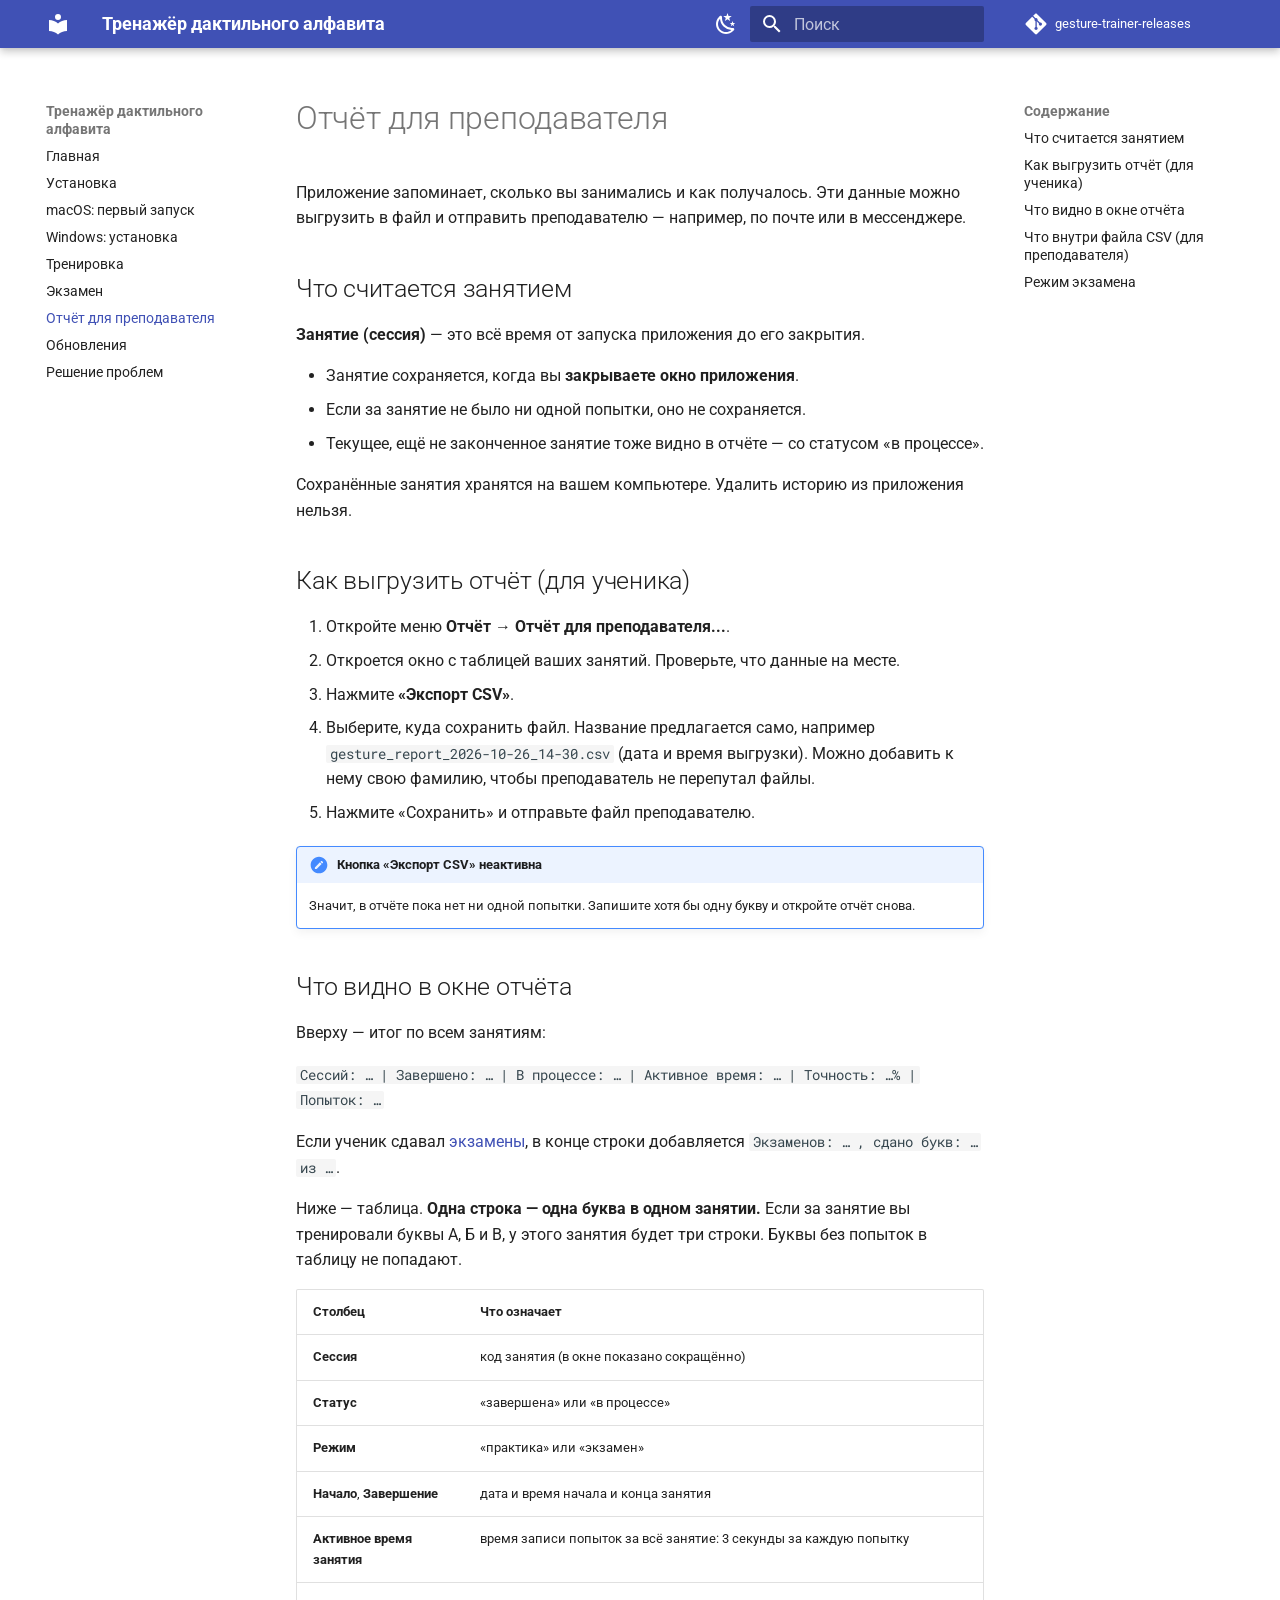
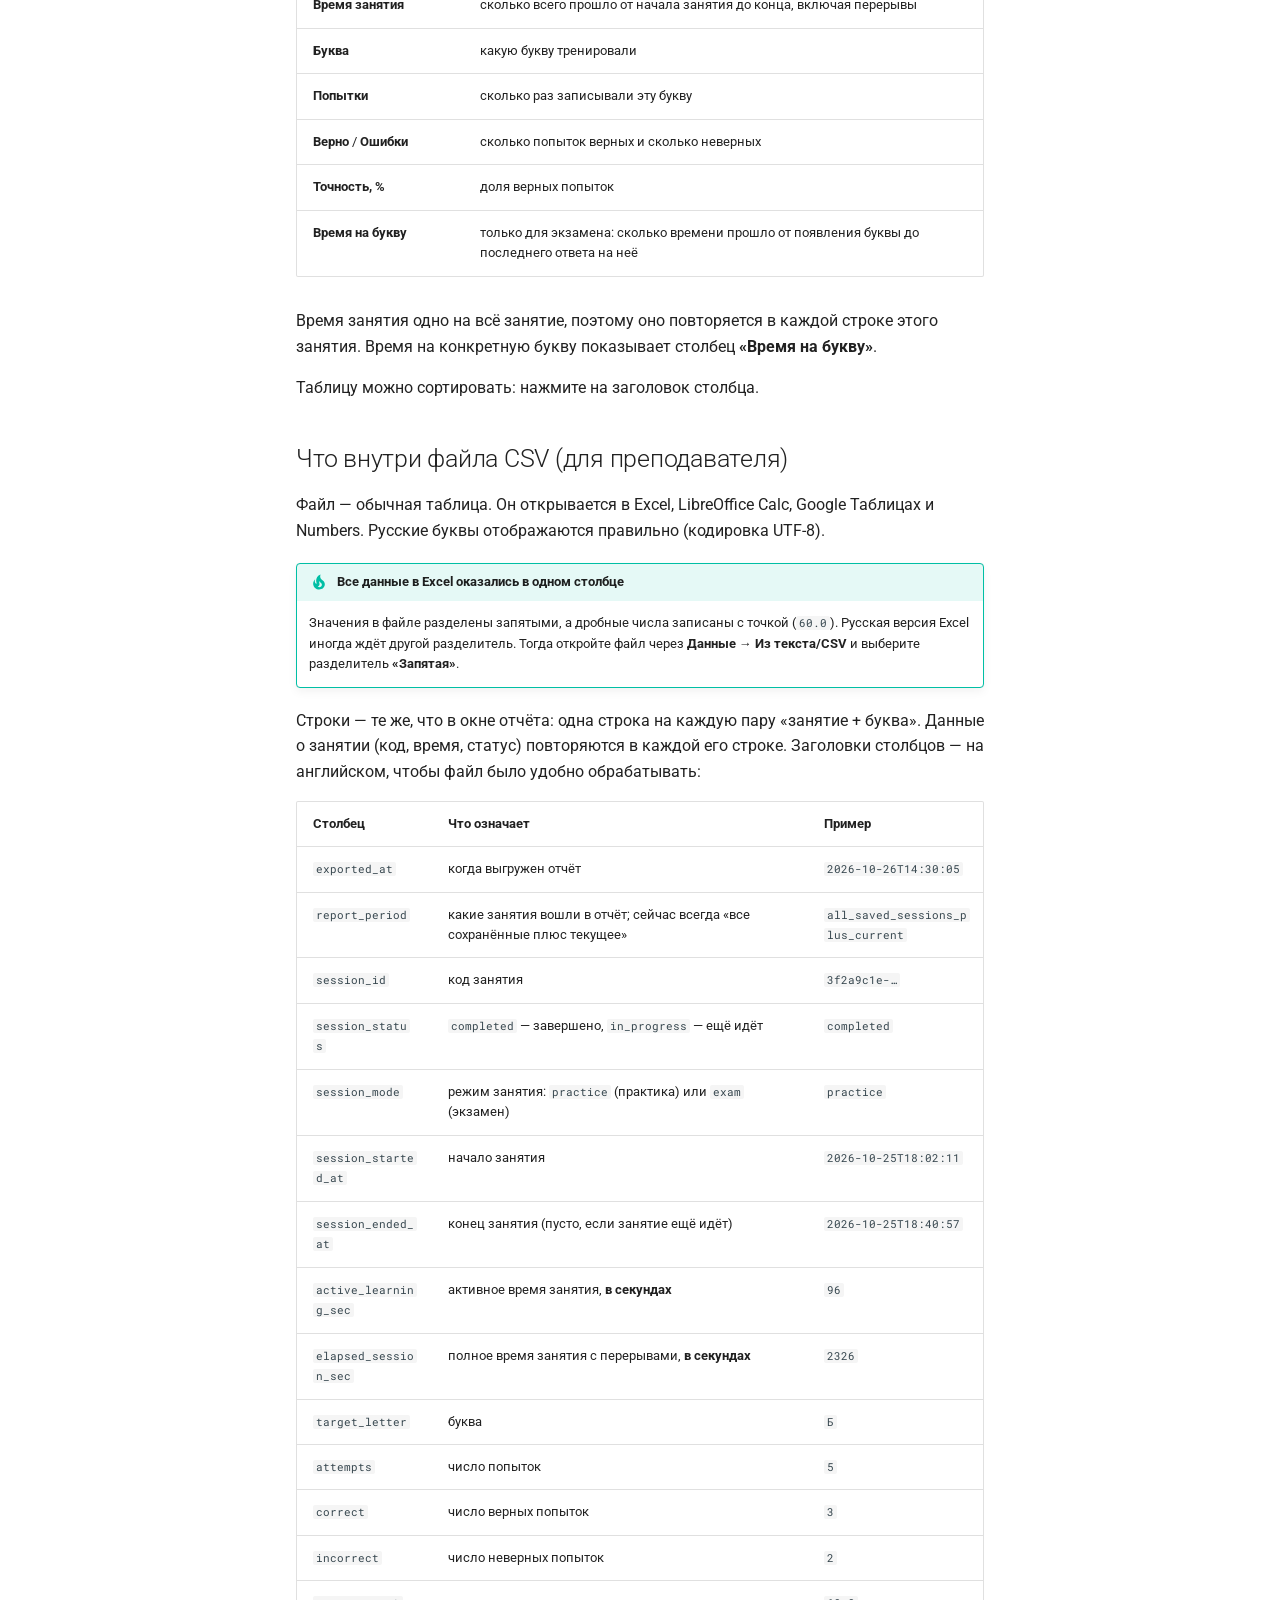
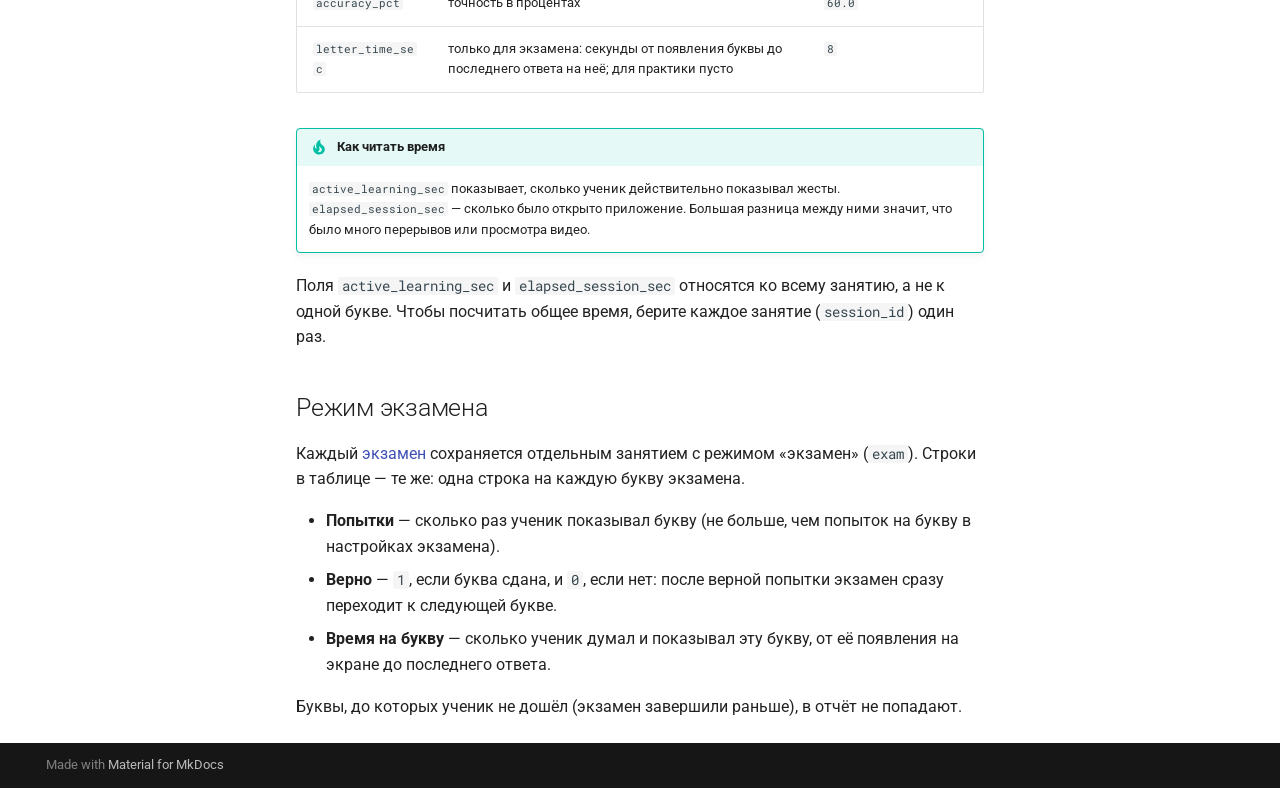
<file: user/teacher-report/index.html>
<!doctype html>
<html lang="ru" class="no-js">
  <head>
    
      <meta charset="utf-8">
      <meta name="viewport" content="width=device-width,initial-scale=1">
      
        <meta name="description" content="Gesture Recognition Trainer — тренажёр русского дактильного алфавита">
      
      
      
        <link rel="canonical" href="https://sserov.github.io/gesture-trainer-releases/user/teacher-report/">
      
      
        <link rel="prev" href="../exam/">
      
      
        <link rel="next" href="../updates/">
      
      
        
      
      
      <link rel="icon" href="../../assets/images/favicon.png">
      <meta name="generator" content="mkdocs-1.6.1, mkdocs-material-9.8.0">
    
    
      
        <title>Отчёт для преподавателя - Тренажёр дактильного алфавита</title>
      
    
    
      <link rel="stylesheet" href="../../assets/stylesheets/main.57a0d79d.min.css">
      
        
        <link rel="stylesheet" href="../../assets/stylesheets/palette.fb2fffe2.min.css">
      
      


    
    
      
    
    
      
        
        
        <link rel="preconnect" href="https://fonts.gstatic.com" crossorigin>
        <link rel="stylesheet" href="https://fonts.googleapis.com/css?family=Roboto:300,300i,400,400i,700,700i%7CRoboto+Mono:400,400i,700,700i&display=fallback">
        <style>:root{--md-text-font:"Roboto";--md-code-font:"Roboto Mono"}</style>
      
    
    
    <script>__md_scope=new URL("../..",location),__md_hash=e=>[...e].reduce(((e,_)=>(e<<5)-e+_.charCodeAt(0)),0),__md_get=(e,_=localStorage,t=__md_scope)=>JSON.parse(_.getItem(t.pathname+"."+e)),__md_set=(e,_,t=localStorage,a=__md_scope)=>{try{t.setItem(a.pathname+"."+e,JSON.stringify(_))}catch(e){}}</script>
    
      

    
    
  </head>
  
  
    
    
      
    
    
    
    
    <body dir="ltr" data-md-color-scheme="default" data-md-color-primary="indigo" data-md-color-accent="indigo">
  
    
    <input class="md-toggle" data-md-toggle="drawer" type="checkbox" id="__drawer" autocomplete="off">
    <input class="md-toggle" data-md-toggle="search" type="checkbox" id="__search" autocomplete="off">
    <label class="md-overlay" for="__drawer"></label>
    <div data-md-component="skip">
      
        
        <a href="#_1" class="md-skip">
          Перейти к содержанию
        </a>
      
    </div>
    <div data-md-component="announce">
      
    </div>
    
    
      

  

<header class="md-header md-header--shadow" data-md-component="header">
  <nav class="md-header__inner md-grid" aria-label="Верхний колонтитул">
    <a href="../.." title="Тренажёр дактильного алфавита" class="md-header__button md-logo" aria-label="Тренажёр дактильного алфавита" data-md-component="logo">
      
  
  <svg xmlns="http://www.w3.org/2000/svg" viewBox="0 0 24 24"><path d="M12 8a3 3 0 0 0 3-3 3 3 0 0 0-3-3 3 3 0 0 0-3 3 3 3 0 0 0 3 3m0 3.54C9.64 9.35 6.5 8 3 8v11c3.5 0 6.64 1.35 9 3.54 2.36-2.19 5.5-3.54 9-3.54V8c-3.5 0-6.64 1.35-9 3.54"/></svg>

    </a>
    <label class="md-header__button md-icon" for="__drawer">
      
      <svg xmlns="http://www.w3.org/2000/svg" viewBox="0 0 24 24"><path d="M3 6h18v2H3zm0 5h18v2H3zm0 5h18v2H3z"/></svg>
    </label>
    <div class="md-header__title" data-md-component="header-title">
      <div class="md-header__ellipsis">
        <div class="md-header__topic">
          <span class="md-ellipsis">
            Тренажёр дактильного алфавита
          </span>
        </div>
        <div class="md-header__topic" data-md-component="header-topic">
          <span class="md-ellipsis">
            
              Отчёт для преподавателя
            
          </span>
        </div>
      </div>
    </div>
    
      
        <form class="md-header__option" data-md-component="palette">
  
    
    
    
    <input class="md-option" data-md-color-media="(prefers-color-scheme: light)" data-md-color-scheme="default" data-md-color-primary="indigo" data-md-color-accent="indigo"  aria-label="Тёмная тема"  type="radio" name="__palette" id="__palette_0">
    
      <label class="md-header__button md-icon" title="Тёмная тема" for="__palette_1" hidden>
        <svg xmlns="http://www.w3.org/2000/svg" viewBox="0 0 24 24"><path d="m17.75 4.09-2.53 1.94.91 3.06-2.63-1.81-2.63 1.81.91-3.06-2.53-1.94L12.44 4l1.06-3 1.06 3zm3.5 6.91-1.64 1.25.59 1.98-1.7-1.17-1.7 1.17.59-1.98L15.75 11l2.06-.05L18.5 9l.69 1.95zm-2.28 4.95c.83-.08 1.72 1.1 1.19 1.85-.32.45-.66.87-1.08 1.27C15.17 23 8.84 23 4.94 19.07c-3.91-3.9-3.91-10.24 0-14.14.4-.4.82-.76 1.27-1.08.75-.53 1.93.36 1.85 1.19-.27 2.86.69 5.83 2.89 8.02a9.96 9.96 0 0 0 8.02 2.89m-1.64 2.02a12.08 12.08 0 0 1-7.8-3.47c-2.17-2.19-3.33-5-3.49-7.82-2.81 3.14-2.7 7.96.31 10.98 3.02 3.01 7.84 3.12 10.98.31"/></svg>
      </label>
    
  
    
    
    
    <input class="md-option" data-md-color-media="(prefers-color-scheme: dark)" data-md-color-scheme="slate" data-md-color-primary="indigo" data-md-color-accent="indigo"  aria-label="Светлая тема"  type="radio" name="__palette" id="__palette_1">
    
      <label class="md-header__button md-icon" title="Светлая тема" for="__palette_0" hidden>
        <svg xmlns="http://www.w3.org/2000/svg" viewBox="0 0 24 24"><path d="M12 7a5 5 0 0 1 5 5 5 5 0 0 1-5 5 5 5 0 0 1-5-5 5 5 0 0 1 5-5m0 2a3 3 0 0 0-3 3 3 3 0 0 0 3 3 3 3 0 0 0 3-3 3 3 0 0 0-3-3m0-7 2.39 3.42C13.65 5.15 12.84 5 12 5s-1.65.15-2.39.42zM3.34 7l4.16-.35A7.2 7.2 0 0 0 5.94 8.5c-.44.74-.69 1.5-.83 2.29zm.02 10 1.76-3.77a7.131 7.131 0 0 0 2.38 4.14zM20.65 7l-1.77 3.79a7.02 7.02 0 0 0-2.38-4.15zm-.01 10-4.14.36c.59-.51 1.12-1.14 1.54-1.86.42-.73.69-1.5.83-2.29zM12 22l-2.41-3.44c.74.27 1.55.44 2.41.44.82 0 1.63-.17 2.37-.44z"/></svg>
      </label>
    
  
</form>
      
    
    
      <script>var palette=__md_get("__palette");if(palette&&palette.color){if("(prefers-color-scheme)"===palette.color.media){var media=matchMedia("(prefers-color-scheme: light)"),input=document.querySelector(media.matches?"[data-md-color-media='(prefers-color-scheme: light)']":"[data-md-color-media='(prefers-color-scheme: dark)']");palette.color.media=input.getAttribute("data-md-color-media"),palette.color.scheme=input.getAttribute("data-md-color-scheme"),palette.color.primary=input.getAttribute("data-md-color-primary"),palette.color.accent=input.getAttribute("data-md-color-accent")}for(var[key,value]of Object.entries(palette.color))document.body.setAttribute("data-md-color-"+key,value)}</script>
    
    
    
      
      
        <label class="md-header__button md-icon" for="__search">
          
          <svg xmlns="http://www.w3.org/2000/svg" viewBox="0 0 24 24"><path d="M9.5 3A6.5 6.5 0 0 1 16 9.5c0 1.61-.59 3.09-1.56 4.23l.27.27h.79l5 5-1.5 1.5-5-5v-.79l-.27-.27A6.52 6.52 0 0 1 9.5 16 6.5 6.5 0 0 1 3 9.5 6.5 6.5 0 0 1 9.5 3m0 2C7 5 5 7 5 9.5S7 14 9.5 14 14 12 14 9.5 12 5 9.5 5"/></svg>
        </label>
        <div class="md-search" data-md-component="search" role="dialog">
  <label class="md-search__overlay" for="__search"></label>
  <div class="md-search__inner" role="search">
    <form class="md-search__form" name="search">
      <input type="text" class="md-search__input" name="query" aria-label="Поиск" placeholder="Поиск" autocapitalize="off" autocorrect="off" autocomplete="off" spellcheck="false" data-md-component="search-query" required>
      <label class="md-search__icon md-icon" for="__search">
        
        <svg xmlns="http://www.w3.org/2000/svg" viewBox="0 0 24 24"><path d="M9.5 3A6.5 6.5 0 0 1 16 9.5c0 1.61-.59 3.09-1.56 4.23l.27.27h.79l5 5-1.5 1.5-5-5v-.79l-.27-.27A6.52 6.52 0 0 1 9.5 16 6.5 6.5 0 0 1 3 9.5 6.5 6.5 0 0 1 9.5 3m0 2C7 5 5 7 5 9.5S7 14 9.5 14 14 12 14 9.5 12 5 9.5 5"/></svg>
        
        <svg xmlns="http://www.w3.org/2000/svg" viewBox="0 0 24 24"><path d="M20 11v2H8l5.5 5.5-1.42 1.42L4.16 12l7.92-7.92L13.5 5.5 8 11z"/></svg>
      </label>
      <nav class="md-search__options" aria-label="Поиск">
        
        <button type="reset" class="md-search__icon md-icon" title="Очистить" aria-label="Очистить" tabindex="-1">
          
          <svg xmlns="http://www.w3.org/2000/svg" viewBox="0 0 24 24"><path d="M19 6.41 17.59 5 12 10.59 6.41 5 5 6.41 10.59 12 5 17.59 6.41 19 12 13.41 17.59 19 19 17.59 13.41 12z"/></svg>
        </button>
      </nav>
      
        <div class="md-search__suggest" data-md-component="search-suggest"></div>
      
    </form>
    <div class="md-search__output">
      <div class="md-search__scrollwrap" tabindex="0" data-md-scrollfix>
        <div class="md-search-result" data-md-component="search-result">
          <div class="md-search-result__meta">
            Инициализация поиска
          </div>
          <ol class="md-search-result__list" role="presentation"></ol>
        </div>
      </div>
    </div>
  </div>
</div>
      
    
    
      <div class="md-header__source">
        <a href="https://github.com/sserov/gesture-trainer-releases" title="Перейти к репозиторию" class="md-source" data-md-component="source">
  <div class="md-source__icon md-icon">
    
    <svg xmlns="http://www.w3.org/2000/svg" viewBox="0 0 448 512"><!--! Font Awesome Free 7.1.0 by @fontawesome - https://fontawesome.com License - https://fontawesome.com/license/free (Icons: CC BY 4.0, Fonts: SIL OFL 1.1, Code: MIT License) Copyright 2025 Fonticons, Inc.--><path d="M439.6 236.1 244 40.5c-5.4-5.5-12.8-8.5-20.4-8.5s-15 3-20.4 8.4L162.5 81l51.5 51.5c27.1-9.1 52.7 16.8 43.4 43.7l49.7 49.7c34.2-11.8 61.2 31 35.5 56.7-26.5 26.5-70.2-2.9-56-37.3L240.3 199v121.9c25.3 12.5 22.3 41.8 9.1 55-6.4 6.4-15.2 10.1-24.3 10.1s-17.8-3.6-24.3-10.1c-17.6-17.6-11.1-46.9 11.2-56v-123c-20.8-8.5-24.6-30.7-18.6-45L142.6 101 8.5 235.1C3 240.6 0 247.9 0 255.5s3 15 8.5 20.4l195.6 195.7c5.4 5.4 12.7 8.4 20.4 8.4s15-3 20.4-8.4l194.7-194.7c5.4-5.4 8.4-12.8 8.4-20.4s-3-15-8.4-20.4"/></svg>
  </div>
  <div class="md-source__repository">
    gesture-trainer-releases
  </div>
</a>
      </div>
    
  </nav>
  
</header>
    
    <div class="md-container" data-md-component="container">
      
      
        
          
        
      
      <main class="md-main" data-md-component="main">
        <div class="md-main__inner md-grid">
          
            
              
              <div class="md-sidebar md-sidebar--primary" data-md-component="sidebar" data-md-type="navigation" >
                <div class="md-sidebar__scrollwrap">
                  <div class="md-sidebar__inner">
                    



<nav class="md-nav md-nav--primary" aria-label="Навигация" data-md-level="0">
  <label class="md-nav__title" for="__drawer">
    <a href="../.." title="Тренажёр дактильного алфавита" class="md-nav__button md-logo" aria-label="Тренажёр дактильного алфавита" data-md-component="logo">
      
  
  <svg xmlns="http://www.w3.org/2000/svg" viewBox="0 0 24 24"><path d="M12 8a3 3 0 0 0 3-3 3 3 0 0 0-3-3 3 3 0 0 0-3 3 3 3 0 0 0 3 3m0 3.54C9.64 9.35 6.5 8 3 8v11c3.5 0 6.64 1.35 9 3.54 2.36-2.19 5.5-3.54 9-3.54V8c-3.5 0-6.64 1.35-9 3.54"/></svg>

    </a>
    Тренажёр дактильного алфавита
  </label>
  
    <div class="md-nav__source">
      <a href="https://github.com/sserov/gesture-trainer-releases" title="Перейти к репозиторию" class="md-source" data-md-component="source">
  <div class="md-source__icon md-icon">
    
    <svg xmlns="http://www.w3.org/2000/svg" viewBox="0 0 448 512"><!--! Font Awesome Free 7.1.0 by @fontawesome - https://fontawesome.com License - https://fontawesome.com/license/free (Icons: CC BY 4.0, Fonts: SIL OFL 1.1, Code: MIT License) Copyright 2025 Fonticons, Inc.--><path d="M439.6 236.1 244 40.5c-5.4-5.5-12.8-8.5-20.4-8.5s-15 3-20.4 8.4L162.5 81l51.5 51.5c27.1-9.1 52.7 16.8 43.4 43.7l49.7 49.7c34.2-11.8 61.2 31 35.5 56.7-26.5 26.5-70.2-2.9-56-37.3L240.3 199v121.9c25.3 12.5 22.3 41.8 9.1 55-6.4 6.4-15.2 10.1-24.3 10.1s-17.8-3.6-24.3-10.1c-17.6-17.6-11.1-46.9 11.2-56v-123c-20.8-8.5-24.6-30.7-18.6-45L142.6 101 8.5 235.1C3 240.6 0 247.9 0 255.5s3 15 8.5 20.4l195.6 195.7c5.4 5.4 12.7 8.4 20.4 8.4s15-3 20.4-8.4l194.7-194.7c5.4-5.4 8.4-12.8 8.4-20.4s-3-15-8.4-20.4"/></svg>
  </div>
  <div class="md-source__repository">
    gesture-trainer-releases
  </div>
</a>
    </div>
  
  <ul class="md-nav__list" data-md-scrollfix>
    
      
      
  
  
  
  
    <li class="md-nav__item">
      <a href="../.." class="md-nav__link">
        
  
  
  <span class="md-ellipsis">
    
  
    Главная
  

    
  </span>
  
  

      </a>
    </li>
  

    
      
      
  
  
  
  
    <li class="md-nav__item">
      <a href="../install/" class="md-nav__link">
        
  
  
  <span class="md-ellipsis">
    
  
    Установка
  

    
  </span>
  
  

      </a>
    </li>
  

    
      
      
  
  
  
  
    <li class="md-nav__item">
      <a href="../macos/" class="md-nav__link">
        
  
  
  <span class="md-ellipsis">
    
  
    macOS: первый запуск
  

    
  </span>
  
  

      </a>
    </li>
  

    
      
      
  
  
  
  
    <li class="md-nav__item">
      <a href="../windows/" class="md-nav__link">
        
  
  
  <span class="md-ellipsis">
    
  
    Windows: установка
  

    
  </span>
  
  

      </a>
    </li>
  

    
      
      
  
  
  
  
    <li class="md-nav__item">
      <a href="../training/" class="md-nav__link">
        
  
  
  <span class="md-ellipsis">
    
  
    Тренировка
  

    
  </span>
  
  

      </a>
    </li>
  

    
      
      
  
  
  
  
    <li class="md-nav__item">
      <a href="../exam/" class="md-nav__link">
        
  
  
  <span class="md-ellipsis">
    
  
    Экзамен
  

    
  </span>
  
  

      </a>
    </li>
  

    
      
      
  
  
    
  
  
  
    <li class="md-nav__item md-nav__item--active">
      
      <input class="md-nav__toggle md-toggle" type="checkbox" id="__toc">
      
      
        
      
      
        <label class="md-nav__link md-nav__link--active" for="__toc">
          
  
  
  <span class="md-ellipsis">
    
  
    Отчёт для преподавателя
  

    
  </span>
  
  

          <span class="md-nav__icon md-icon"></span>
        </label>
      
      <a href="./" class="md-nav__link md-nav__link--active">
        
  
  
  <span class="md-ellipsis">
    
  
    Отчёт для преподавателя
  

    
  </span>
  
  

      </a>
      
        

<nav class="md-nav md-nav--secondary" aria-label="Содержание">
  
  
  
    
  
  
    <label class="md-nav__title" for="__toc">
      <span class="md-nav__icon md-icon"></span>
      Содержание
    </label>
    <ul class="md-nav__list" data-md-component="toc" data-md-scrollfix>
      
        <li class="md-nav__item">
  <a href="#_2" class="md-nav__link">
    <span class="md-ellipsis">
      
        Что считается занятием
      
    </span>
  </a>
  
</li>
      
        <li class="md-nav__item">
  <a href="#_3" class="md-nav__link">
    <span class="md-ellipsis">
      
        Как выгрузить отчёт (для ученика)
      
    </span>
  </a>
  
</li>
      
        <li class="md-nav__item">
  <a href="#_4" class="md-nav__link">
    <span class="md-ellipsis">
      
        Что видно в окне отчёта
      
    </span>
  </a>
  
</li>
      
        <li class="md-nav__item">
  <a href="#csv" class="md-nav__link">
    <span class="md-ellipsis">
      
        Что внутри файла CSV (для преподавателя)
      
    </span>
  </a>
  
</li>
      
        <li class="md-nav__item">
  <a href="#exam" class="md-nav__link">
    <span class="md-ellipsis">
      
        Режим экзамена
      
    </span>
  </a>
  
</li>
      
    </ul>
  
</nav>
      
    </li>
  

    
      
      
  
  
  
  
    <li class="md-nav__item">
      <a href="../updates/" class="md-nav__link">
        
  
  
  <span class="md-ellipsis">
    
  
    Обновления
  

    
  </span>
  
  

      </a>
    </li>
  

    
      
      
  
  
  
  
    <li class="md-nav__item">
      <a href="../troubleshooting/" class="md-nav__link">
        
  
  
  <span class="md-ellipsis">
    
  
    Решение проблем
  

    
  </span>
  
  

      </a>
    </li>
  

    
  </ul>
</nav>
                  </div>
                </div>
              </div>
            
            
              
              <div class="md-sidebar md-sidebar--secondary" data-md-component="sidebar" data-md-type="toc" >
                <div class="md-sidebar__scrollwrap">
                  <div class="md-sidebar__inner">
                    

<nav class="md-nav md-nav--secondary" aria-label="Содержание">
  
  
  
    
  
  
    <label class="md-nav__title" for="__toc">
      <span class="md-nav__icon md-icon"></span>
      Содержание
    </label>
    <ul class="md-nav__list" data-md-component="toc" data-md-scrollfix>
      
        <li class="md-nav__item">
  <a href="#_2" class="md-nav__link">
    <span class="md-ellipsis">
      
        Что считается занятием
      
    </span>
  </a>
  
</li>
      
        <li class="md-nav__item">
  <a href="#_3" class="md-nav__link">
    <span class="md-ellipsis">
      
        Как выгрузить отчёт (для ученика)
      
    </span>
  </a>
  
</li>
      
        <li class="md-nav__item">
  <a href="#_4" class="md-nav__link">
    <span class="md-ellipsis">
      
        Что видно в окне отчёта
      
    </span>
  </a>
  
</li>
      
        <li class="md-nav__item">
  <a href="#csv" class="md-nav__link">
    <span class="md-ellipsis">
      
        Что внутри файла CSV (для преподавателя)
      
    </span>
  </a>
  
</li>
      
        <li class="md-nav__item">
  <a href="#exam" class="md-nav__link">
    <span class="md-ellipsis">
      
        Режим экзамена
      
    </span>
  </a>
  
</li>
      
    </ul>
  
</nav>
                  </div>
                </div>
              </div>
            
          
          
            <div class="md-content" data-md-component="content">
              
              <article class="md-content__inner md-typeset">
                
                  



<h1 id="_1">Отчёт для преподавателя<a class="headerlink" href="#_1" title="Permanent link">&para;</a></h1>
<p>Приложение запоминает, сколько вы занимались и как получалось. Эти данные можно
выгрузить в файл и отправить преподавателю — например, по почте или в мессенджере.</p>
<h2 id="_2">Что считается занятием<a class="headerlink" href="#_2" title="Permanent link">&para;</a></h2>
<p><strong>Занятие (сессия)</strong> — это всё время от запуска приложения до его закрытия.</p>
<ul>
<li>Занятие сохраняется, когда вы <strong>закрываете окно приложения</strong>.</li>
<li>Если за занятие не было ни одной попытки, оно не сохраняется.</li>
<li>Текущее, ещё не законченное занятие тоже видно в отчёте — со статусом
  «в процессе».</li>
</ul>
<p>Сохранённые занятия хранятся на вашем компьютере. Удалить историю из приложения
нельзя.</p>
<h2 id="_3">Как выгрузить отчёт (для ученика)<a class="headerlink" href="#_3" title="Permanent link">&para;</a></h2>
<ol>
<li>Откройте меню <strong>Отчёт → Отчёт для преподавателя...</strong>.</li>
<li>Откроется окно с таблицей ваших занятий. Проверьте, что данные на месте.</li>
<li>Нажмите <strong>«Экспорт CSV»</strong>.</li>
<li>Выберите, куда сохранить файл. Название предлагается само, например
   <code>gesture_report_2026-10-26_14-30.csv</code> (дата и время выгрузки).
   Можно добавить к нему свою фамилию, чтобы преподаватель не перепутал файлы.</li>
<li>Нажмите «Сохранить» и отправьте файл преподавателю.</li>
</ol>
<div class="admonition note">
<p class="admonition-title">Кнопка «Экспорт CSV» неактивна</p>
<p>Значит, в отчёте пока нет ни одной попытки. Запишите хотя бы одну букву
и откройте отчёт снова.</p>
</div>
<h2 id="_4">Что видно в окне отчёта<a class="headerlink" href="#_4" title="Permanent link">&para;</a></h2>
<p>Вверху — итог по всем занятиям:</p>
<p><code>Сессий: … | Завершено: … | В процессе: … | Активное время: … | Точность: …% | Попыток: …</code></p>
<p>Если ученик сдавал <a href="../exam/">экзамены</a>, в конце строки добавляется
<code>Экзаменов: … , сдано букв: … из …</code>.</p>
<p>Ниже — таблица. <strong>Одна строка — одна буква в одном занятии.</strong> Если за занятие вы
тренировали буквы А, Б и В, у этого занятия будет три строки. Буквы без попыток
в таблицу не попадают.</p>
<table>
<thead>
<tr>
<th>Столбец</th>
<th>Что означает</th>
</tr>
</thead>
<tbody>
<tr>
<td><strong>Сессия</strong></td>
<td>код занятия (в окне показано сокращённо)</td>
</tr>
<tr>
<td><strong>Статус</strong></td>
<td>«завершена» или «в процессе»</td>
</tr>
<tr>
<td><strong>Режим</strong></td>
<td>«практика» или «экзамен»</td>
</tr>
<tr>
<td><strong>Начало</strong>, <strong>Завершение</strong></td>
<td>дата и время начала и конца занятия</td>
</tr>
<tr>
<td><strong>Активное время занятия</strong></td>
<td>время записи попыток за всё занятие: 3 секунды за каждую попытку</td>
</tr>
<tr>
<td><strong>Время занятия</strong></td>
<td>сколько всего прошло от начала занятия до конца, включая перерывы</td>
</tr>
<tr>
<td><strong>Буква</strong></td>
<td>какую букву тренировали</td>
</tr>
<tr>
<td><strong>Попытки</strong></td>
<td>сколько раз записывали эту букву</td>
</tr>
<tr>
<td><strong>Верно</strong> / <strong>Ошибки</strong></td>
<td>сколько попыток верных и сколько неверных</td>
</tr>
<tr>
<td><strong>Точность, %</strong></td>
<td>доля верных попыток</td>
</tr>
<tr>
<td><strong>Время на букву</strong></td>
<td>только для экзамена: сколько времени прошло от появления буквы до последнего ответа на неё</td>
</tr>
</tbody>
</table>
<p>Время занятия одно на всё занятие, поэтому оно повторяется в каждой строке этого
занятия. Время на конкретную букву показывает столбец <strong>«Время на букву»</strong>.</p>
<p>Таблицу можно сортировать: нажмите на заголовок столбца.</p>
<h2 id="csv">Что внутри файла CSV (для преподавателя)<a class="headerlink" href="#csv" title="Permanent link">&para;</a></h2>
<p>Файл — обычная таблица. Он открывается в Excel, LibreOffice Calc,
Google Таблицах и Numbers. Русские буквы отображаются правильно
(кодировка UTF-8).</p>
<div class="admonition tip">
<p class="admonition-title">Все данные в Excel оказались в одном столбце</p>
<p>Значения в файле разделены запятыми, а дробные числа записаны с точкой
(<code>60.0</code>). Русская версия Excel иногда ждёт другой разделитель. Тогда откройте
файл через <strong>Данные → Из текста/CSV</strong> и выберите разделитель <strong>«Запятая»</strong>.</p>
</div>
<p>Строки — те же, что в окне отчёта: одна строка на каждую пару «занятие + буква».
Данные о занятии (код, время, статус) повторяются в каждой его строке.
Заголовки столбцов — на английском, чтобы файл было удобно обрабатывать:</p>
<table>
<thead>
<tr>
<th>Столбец</th>
<th>Что означает</th>
<th>Пример</th>
</tr>
</thead>
<tbody>
<tr>
<td><code>exported_at</code></td>
<td>когда выгружен отчёт</td>
<td><code>2026-10-26T14:30:05</code></td>
</tr>
<tr>
<td><code>report_period</code></td>
<td>какие занятия вошли в отчёт; сейчас всегда «все сохранённые плюс текущее»</td>
<td><code>all_saved_sessions_plus_current</code></td>
</tr>
<tr>
<td><code>session_id</code></td>
<td>код занятия</td>
<td><code>3f2a9c1e-…</code></td>
</tr>
<tr>
<td><code>session_status</code></td>
<td><code>completed</code> — завершено, <code>in_progress</code> — ещё идёт</td>
<td><code>completed</code></td>
</tr>
<tr>
<td><code>session_mode</code></td>
<td>режим занятия: <code>practice</code> (практика) или <code>exam</code> (экзамен)</td>
<td><code>practice</code></td>
</tr>
<tr>
<td><code>session_started_at</code></td>
<td>начало занятия</td>
<td><code>2026-10-25T18:02:11</code></td>
</tr>
<tr>
<td><code>session_ended_at</code></td>
<td>конец занятия (пусто, если занятие ещё идёт)</td>
<td><code>2026-10-25T18:40:57</code></td>
</tr>
<tr>
<td><code>active_learning_sec</code></td>
<td>активное время занятия, <strong>в секундах</strong></td>
<td><code>96</code></td>
</tr>
<tr>
<td><code>elapsed_session_sec</code></td>
<td>полное время занятия с перерывами, <strong>в секундах</strong></td>
<td><code>2326</code></td>
</tr>
<tr>
<td><code>target_letter</code></td>
<td>буква</td>
<td><code>Б</code></td>
</tr>
<tr>
<td><code>attempts</code></td>
<td>число попыток</td>
<td><code>5</code></td>
</tr>
<tr>
<td><code>correct</code></td>
<td>число верных попыток</td>
<td><code>3</code></td>
</tr>
<tr>
<td><code>incorrect</code></td>
<td>число неверных попыток</td>
<td><code>2</code></td>
</tr>
<tr>
<td><code>accuracy_pct</code></td>
<td>точность в процентах</td>
<td><code>60.0</code></td>
</tr>
<tr>
<td><code>letter_time_sec</code></td>
<td>только для экзамена: секунды от появления буквы до последнего ответа на неё; для практики пусто</td>
<td><code>8</code></td>
</tr>
</tbody>
</table>
<div class="admonition tip">
<p class="admonition-title">Как читать время</p>
<p><code>active_learning_sec</code> показывает, сколько ученик действительно показывал
жесты. <code>elapsed_session_sec</code> — сколько было открыто приложение. Большая
разница между ними значит, что было много перерывов или просмотра видео.</p>
</div>
<p>Поля <code>active_learning_sec</code> и <code>elapsed_session_sec</code> относятся ко всему занятию,
а не к одной букве. Чтобы посчитать общее время, берите каждое занятие
(<code>session_id</code>) один раз.</p>
<h2 id="exam">Режим экзамена<a class="headerlink" href="#exam" title="Permanent link">&para;</a></h2>
<p>Каждый <a href="../exam/">экзамен</a> сохраняется отдельным занятием с режимом «экзамен»
(<code>exam</code>). Строки в таблице — те же: одна строка на каждую букву экзамена.</p>
<ul>
<li><strong>Попытки</strong> — сколько раз ученик показывал букву (не больше, чем попыток
  на букву в настройках экзамена).</li>
<li><strong>Верно</strong> — <code>1</code>, если буква сдана, и <code>0</code>, если нет: после верной попытки
  экзамен сразу переходит к следующей букве.</li>
<li><strong>Время на букву</strong> — сколько ученик думал и показывал эту букву, от её
  появления на экране до последнего ответа.</li>
</ul>
<p>Буквы, до которых ученик не дошёл (экзамен завершили раньше), в отчёт не попадают.</p>












                
              </article>
            </div>
          
          
<script>var target=document.getElementById(location.hash.slice(1));target&&target.name&&(target.checked=target.name.startsWith("__tabbed_"))</script>
        </div>
        
          <button type="button" class="md-top md-icon" data-md-component="top" hidden>
  
  <svg xmlns="http://www.w3.org/2000/svg" viewBox="0 0 24 24"><path d="M13 20h-2V8l-5.5 5.5-1.42-1.42L12 4.16l7.92 7.92-1.42 1.42L13 8z"/></svg>
  К началу
</button>
        
      </main>
      
        <footer class="md-footer">
  
  <div class="md-footer-meta md-typeset">
    <div class="md-footer-meta__inner md-grid">
      <div class="md-copyright">
  
  
    Made with
    <a href="https://squidfunk.github.io/mkdocs-material/" target="_blank" rel="noopener">
      Material for MkDocs
    </a>
  
</div>
      
    </div>
  </div>
</footer>
      
    </div>
    <div class="md-dialog" data-md-component="dialog">
      <div class="md-dialog__inner md-typeset"></div>
    </div>
    
    
    
      
      
      <script id="__config" type="application/json">{"annotate": null, "base": "../..", "features": ["navigation.top", "search.suggest", "content.code.copy"], "search": "../../assets/javascripts/workers/search.a7633da7.min.js", "tags": null, "translations": {"clipboard.copied": "\u0421\u043a\u043e\u043f\u0438\u0440\u043e\u0432\u0430\u043d\u043e \u0432 \u0431\u0443\u0444\u0435\u0440", "clipboard.copy": "\u041a\u043e\u043f\u0438\u0440\u043e\u0432\u0430\u0442\u044c \u0432 \u0431\u0443\u0444\u0435\u0440", "search.result.more.one": "\u0415\u0449\u0451 1 \u043d\u0430 \u044d\u0442\u043e\u0439 \u0441\u0442\u0440\u0430\u043d\u0438\u0446\u0435", "search.result.more.other": "\u0415\u0449\u0451 # \u043d\u0430 \u044d\u0442\u043e\u0439 \u0441\u0442\u0440\u0430\u043d\u0438\u0446\u0435", "search.result.none": "\u0421\u043e\u0432\u043f\u0430\u0434\u0435\u043d\u0438\u0439 \u043d\u0435 \u043d\u0430\u0439\u0434\u0435\u043d\u043e", "search.result.one": "\u041d\u0430\u0439\u0434\u0435\u043d\u043e 1 \u0441\u043e\u0432\u043f\u0430\u0434\u0435\u043d\u0438\u0435", "search.result.other": "\u041d\u0430\u0439\u0434\u0435\u043d\u043e \u0441\u043e\u0432\u043f\u0430\u0434\u0435\u043d\u0438\u0439: #", "search.result.placeholder": "\u041d\u0430\u0447\u043d\u0438\u0442\u0435 \u043f\u0435\u0447\u0430\u0442\u0430\u0442\u044c \u0434\u043b\u044f \u043f\u043e\u0438\u0441\u043a\u0430", "search.result.term.missing": "\u041e\u0442\u0441\u0443\u0442\u0441\u0442\u0432\u0443\u0435\u0442", "select.version": "\u0412\u044b\u0431\u0435\u0440\u0438\u0442\u0435 \u0432\u0435\u0440\u0441\u0438\u044e"}, "version": null}</script>
    
    
      <script src="../../assets/javascripts/bundle.c21346df.min.js"></script>
      
    
  </body>
</html>
</file>
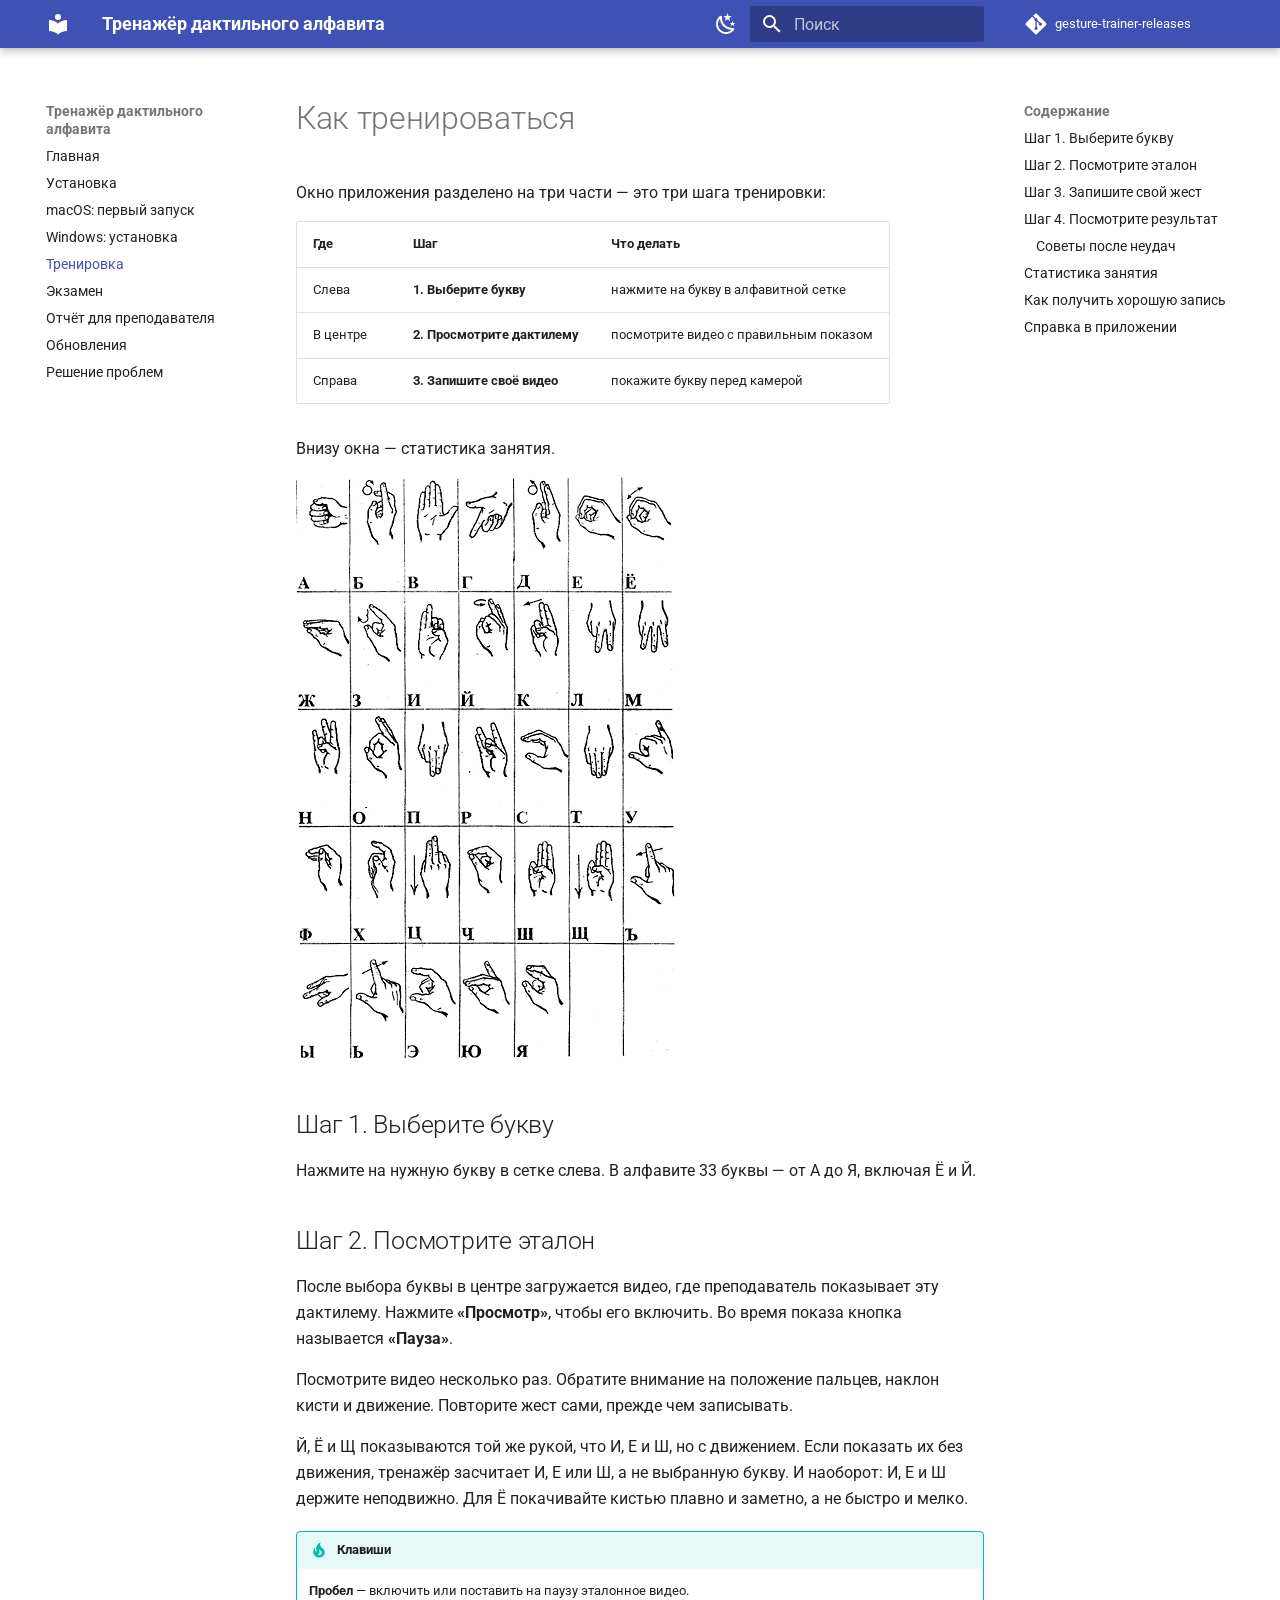
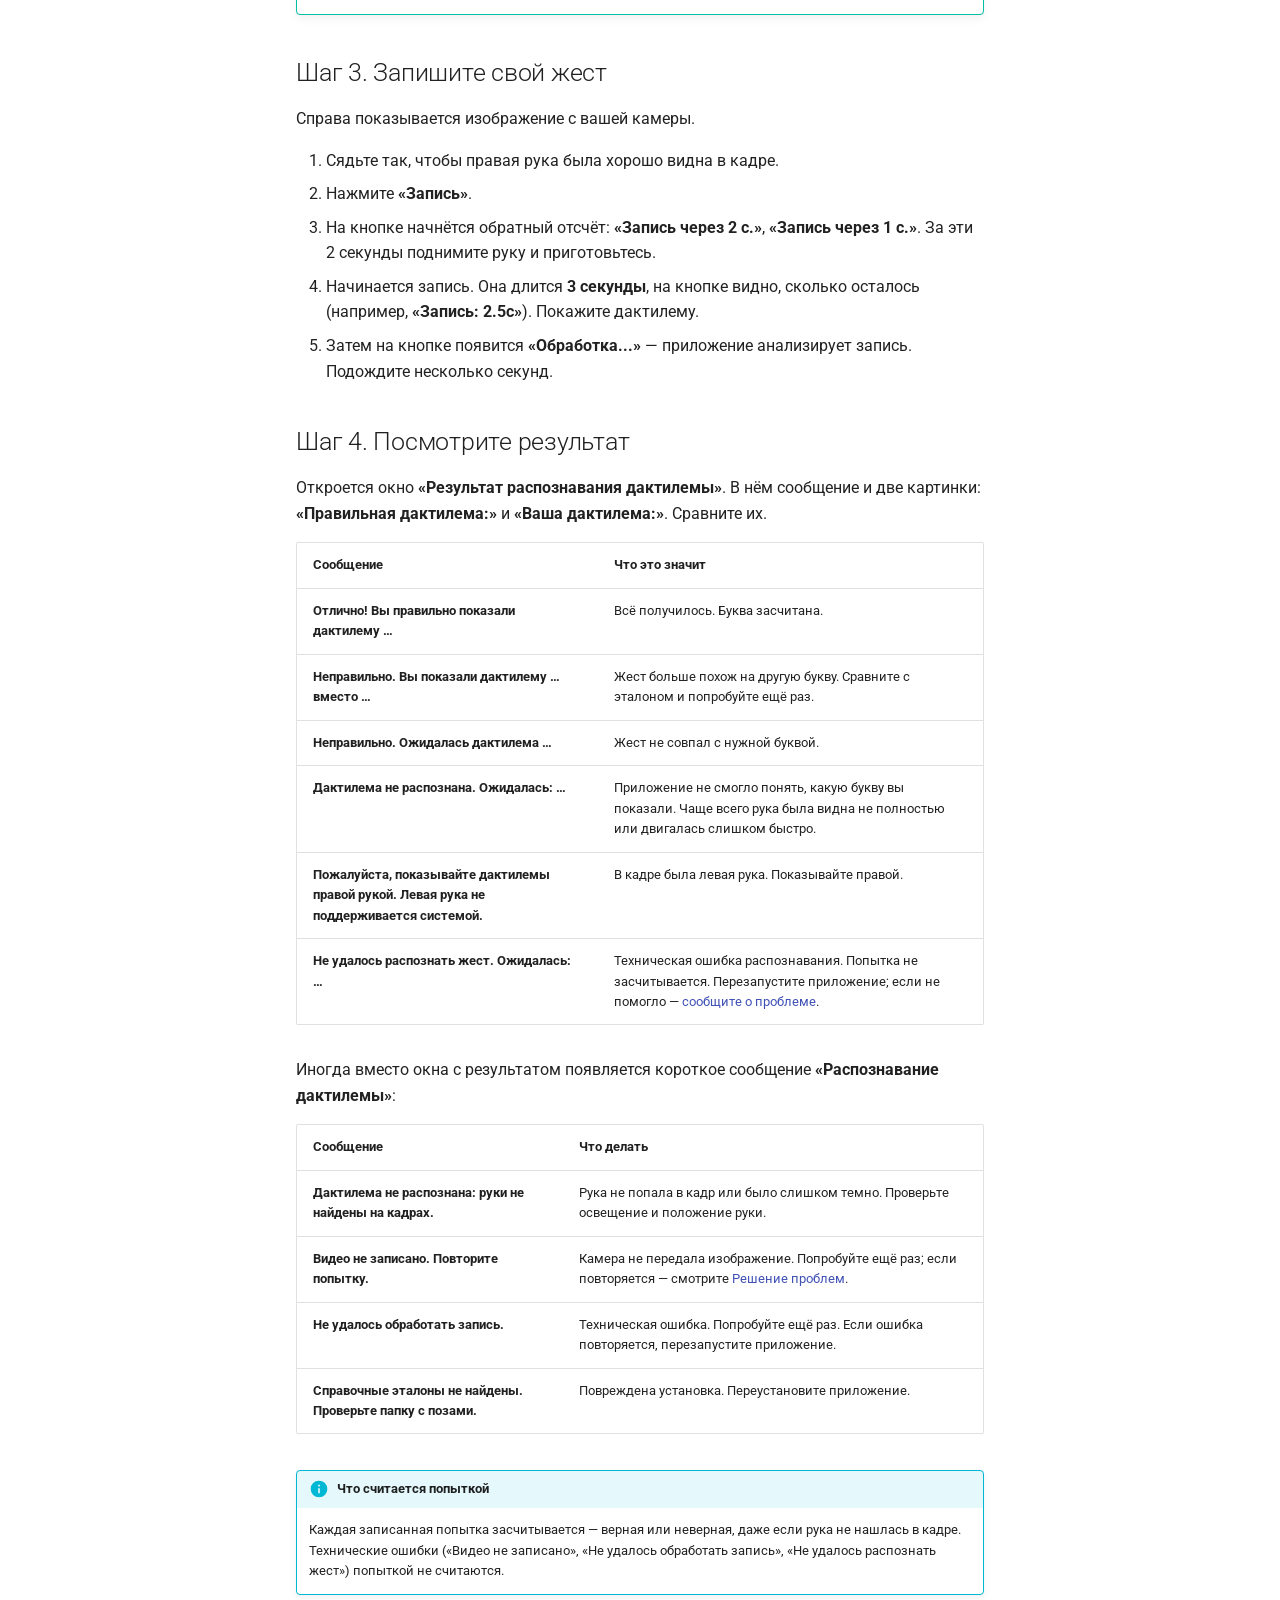
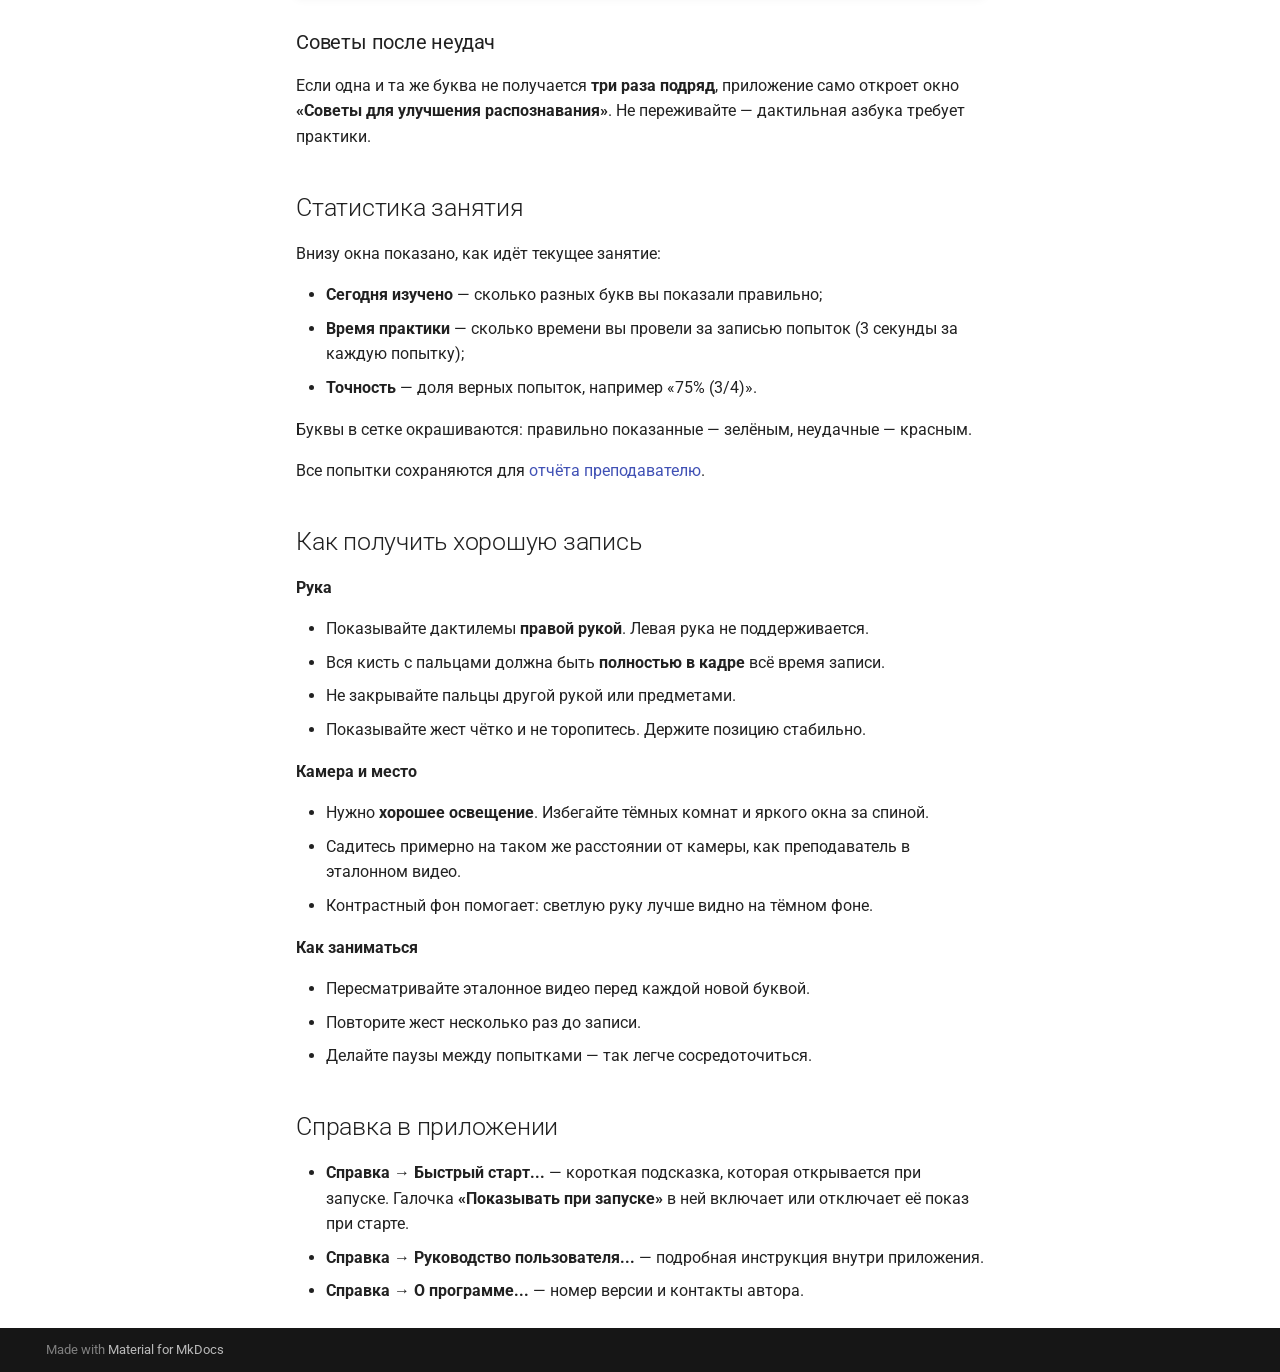
<file: user/training/index.html>
<!doctype html>
<html lang="ru" class="no-js">
  <head>
    
      <meta charset="utf-8">
      <meta name="viewport" content="width=device-width,initial-scale=1">
      
        <meta name="description" content="Gesture Recognition Trainer — тренажёр русского дактильного алфавита">
      
      
      
        <link rel="canonical" href="https://sserov.github.io/gesture-trainer-releases/user/training/">
      
      
        <link rel="prev" href="../windows/">
      
      
        <link rel="next" href="../exam/">
      
      
        
      
      
      <link rel="icon" href="../../assets/images/favicon.png">
      <meta name="generator" content="mkdocs-1.6.1, mkdocs-material-9.8.0">
    
    
      
        <title>Тренировка - Тренажёр дактильного алфавита</title>
      
    
    
      <link rel="stylesheet" href="../../assets/stylesheets/main.57a0d79d.min.css">
      
        
        <link rel="stylesheet" href="../../assets/stylesheets/palette.fb2fffe2.min.css">
      
      


    
    
      
    
    
      
        
        
        <link rel="preconnect" href="https://fonts.gstatic.com" crossorigin>
        <link rel="stylesheet" href="https://fonts.googleapis.com/css?family=Roboto:300,300i,400,400i,700,700i%7CRoboto+Mono:400,400i,700,700i&display=fallback">
        <style>:root{--md-text-font:"Roboto";--md-code-font:"Roboto Mono"}</style>
      
    
    
    <script>__md_scope=new URL("../..",location),__md_hash=e=>[...e].reduce(((e,_)=>(e<<5)-e+_.charCodeAt(0)),0),__md_get=(e,_=localStorage,t=__md_scope)=>JSON.parse(_.getItem(t.pathname+"."+e)),__md_set=(e,_,t=localStorage,a=__md_scope)=>{try{t.setItem(a.pathname+"."+e,JSON.stringify(_))}catch(e){}}</script>
    
      

    
    
  </head>
  
  
    
    
      
    
    
    
    
    <body dir="ltr" data-md-color-scheme="default" data-md-color-primary="indigo" data-md-color-accent="indigo">
  
    
    <input class="md-toggle" data-md-toggle="drawer" type="checkbox" id="__drawer" autocomplete="off">
    <input class="md-toggle" data-md-toggle="search" type="checkbox" id="__search" autocomplete="off">
    <label class="md-overlay" for="__drawer"></label>
    <div data-md-component="skip">
      
        
        <a href="#_1" class="md-skip">
          Перейти к содержанию
        </a>
      
    </div>
    <div data-md-component="announce">
      
    </div>
    
    
      

  

<header class="md-header md-header--shadow" data-md-component="header">
  <nav class="md-header__inner md-grid" aria-label="Верхний колонтитул">
    <a href="../.." title="Тренажёр дактильного алфавита" class="md-header__button md-logo" aria-label="Тренажёр дактильного алфавита" data-md-component="logo">
      
  
  <svg xmlns="http://www.w3.org/2000/svg" viewBox="0 0 24 24"><path d="M12 8a3 3 0 0 0 3-3 3 3 0 0 0-3-3 3 3 0 0 0-3 3 3 3 0 0 0 3 3m0 3.54C9.64 9.35 6.5 8 3 8v11c3.5 0 6.64 1.35 9 3.54 2.36-2.19 5.5-3.54 9-3.54V8c-3.5 0-6.64 1.35-9 3.54"/></svg>

    </a>
    <label class="md-header__button md-icon" for="__drawer">
      
      <svg xmlns="http://www.w3.org/2000/svg" viewBox="0 0 24 24"><path d="M3 6h18v2H3zm0 5h18v2H3zm0 5h18v2H3z"/></svg>
    </label>
    <div class="md-header__title" data-md-component="header-title">
      <div class="md-header__ellipsis">
        <div class="md-header__topic">
          <span class="md-ellipsis">
            Тренажёр дактильного алфавита
          </span>
        </div>
        <div class="md-header__topic" data-md-component="header-topic">
          <span class="md-ellipsis">
            
              Тренировка
            
          </span>
        </div>
      </div>
    </div>
    
      
        <form class="md-header__option" data-md-component="palette">
  
    
    
    
    <input class="md-option" data-md-color-media="(prefers-color-scheme: light)" data-md-color-scheme="default" data-md-color-primary="indigo" data-md-color-accent="indigo"  aria-label="Тёмная тема"  type="radio" name="__palette" id="__palette_0">
    
      <label class="md-header__button md-icon" title="Тёмная тема" for="__palette_1" hidden>
        <svg xmlns="http://www.w3.org/2000/svg" viewBox="0 0 24 24"><path d="m17.75 4.09-2.53 1.94.91 3.06-2.63-1.81-2.63 1.81.91-3.06-2.53-1.94L12.44 4l1.06-3 1.06 3zm3.5 6.91-1.64 1.25.59 1.98-1.7-1.17-1.7 1.17.59-1.98L15.75 11l2.06-.05L18.5 9l.69 1.95zm-2.28 4.95c.83-.08 1.72 1.1 1.19 1.85-.32.45-.66.87-1.08 1.27C15.17 23 8.84 23 4.94 19.07c-3.91-3.9-3.91-10.24 0-14.14.4-.4.82-.76 1.27-1.08.75-.53 1.93.36 1.85 1.19-.27 2.86.69 5.83 2.89 8.02a9.96 9.96 0 0 0 8.02 2.89m-1.64 2.02a12.08 12.08 0 0 1-7.8-3.47c-2.17-2.19-3.33-5-3.49-7.82-2.81 3.14-2.7 7.96.31 10.98 3.02 3.01 7.84 3.12 10.98.31"/></svg>
      </label>
    
  
    
    
    
    <input class="md-option" data-md-color-media="(prefers-color-scheme: dark)" data-md-color-scheme="slate" data-md-color-primary="indigo" data-md-color-accent="indigo"  aria-label="Светлая тема"  type="radio" name="__palette" id="__palette_1">
    
      <label class="md-header__button md-icon" title="Светлая тема" for="__palette_0" hidden>
        <svg xmlns="http://www.w3.org/2000/svg" viewBox="0 0 24 24"><path d="M12 7a5 5 0 0 1 5 5 5 5 0 0 1-5 5 5 5 0 0 1-5-5 5 5 0 0 1 5-5m0 2a3 3 0 0 0-3 3 3 3 0 0 0 3 3 3 3 0 0 0 3-3 3 3 0 0 0-3-3m0-7 2.39 3.42C13.65 5.15 12.84 5 12 5s-1.65.15-2.39.42zM3.34 7l4.16-.35A7.2 7.2 0 0 0 5.94 8.5c-.44.74-.69 1.5-.83 2.29zm.02 10 1.76-3.77a7.131 7.131 0 0 0 2.38 4.14zM20.65 7l-1.77 3.79a7.02 7.02 0 0 0-2.38-4.15zm-.01 10-4.14.36c.59-.51 1.12-1.14 1.54-1.86.42-.73.69-1.5.83-2.29zM12 22l-2.41-3.44c.74.27 1.55.44 2.41.44.82 0 1.63-.17 2.37-.44z"/></svg>
      </label>
    
  
</form>
      
    
    
      <script>var palette=__md_get("__palette");if(palette&&palette.color){if("(prefers-color-scheme)"===palette.color.media){var media=matchMedia("(prefers-color-scheme: light)"),input=document.querySelector(media.matches?"[data-md-color-media='(prefers-color-scheme: light)']":"[data-md-color-media='(prefers-color-scheme: dark)']");palette.color.media=input.getAttribute("data-md-color-media"),palette.color.scheme=input.getAttribute("data-md-color-scheme"),palette.color.primary=input.getAttribute("data-md-color-primary"),palette.color.accent=input.getAttribute("data-md-color-accent")}for(var[key,value]of Object.entries(palette.color))document.body.setAttribute("data-md-color-"+key,value)}</script>
    
    
    
      
      
        <label class="md-header__button md-icon" for="__search">
          
          <svg xmlns="http://www.w3.org/2000/svg" viewBox="0 0 24 24"><path d="M9.5 3A6.5 6.5 0 0 1 16 9.5c0 1.61-.59 3.09-1.56 4.23l.27.27h.79l5 5-1.5 1.5-5-5v-.79l-.27-.27A6.52 6.52 0 0 1 9.5 16 6.5 6.5 0 0 1 3 9.5 6.5 6.5 0 0 1 9.5 3m0 2C7 5 5 7 5 9.5S7 14 9.5 14 14 12 14 9.5 12 5 9.5 5"/></svg>
        </label>
        <div class="md-search" data-md-component="search" role="dialog">
  <label class="md-search__overlay" for="__search"></label>
  <div class="md-search__inner" role="search">
    <form class="md-search__form" name="search">
      <input type="text" class="md-search__input" name="query" aria-label="Поиск" placeholder="Поиск" autocapitalize="off" autocorrect="off" autocomplete="off" spellcheck="false" data-md-component="search-query" required>
      <label class="md-search__icon md-icon" for="__search">
        
        <svg xmlns="http://www.w3.org/2000/svg" viewBox="0 0 24 24"><path d="M9.5 3A6.5 6.5 0 0 1 16 9.5c0 1.61-.59 3.09-1.56 4.23l.27.27h.79l5 5-1.5 1.5-5-5v-.79l-.27-.27A6.52 6.52 0 0 1 9.5 16 6.5 6.5 0 0 1 3 9.5 6.5 6.5 0 0 1 9.5 3m0 2C7 5 5 7 5 9.5S7 14 9.5 14 14 12 14 9.5 12 5 9.5 5"/></svg>
        
        <svg xmlns="http://www.w3.org/2000/svg" viewBox="0 0 24 24"><path d="M20 11v2H8l5.5 5.5-1.42 1.42L4.16 12l7.92-7.92L13.5 5.5 8 11z"/></svg>
      </label>
      <nav class="md-search__options" aria-label="Поиск">
        
        <button type="reset" class="md-search__icon md-icon" title="Очистить" aria-label="Очистить" tabindex="-1">
          
          <svg xmlns="http://www.w3.org/2000/svg" viewBox="0 0 24 24"><path d="M19 6.41 17.59 5 12 10.59 6.41 5 5 6.41 10.59 12 5 17.59 6.41 19 12 13.41 17.59 19 19 17.59 13.41 12z"/></svg>
        </button>
      </nav>
      
        <div class="md-search__suggest" data-md-component="search-suggest"></div>
      
    </form>
    <div class="md-search__output">
      <div class="md-search__scrollwrap" tabindex="0" data-md-scrollfix>
        <div class="md-search-result" data-md-component="search-result">
          <div class="md-search-result__meta">
            Инициализация поиска
          </div>
          <ol class="md-search-result__list" role="presentation"></ol>
        </div>
      </div>
    </div>
  </div>
</div>
      
    
    
      <div class="md-header__source">
        <a href="https://github.com/sserov/gesture-trainer-releases" title="Перейти к репозиторию" class="md-source" data-md-component="source">
  <div class="md-source__icon md-icon">
    
    <svg xmlns="http://www.w3.org/2000/svg" viewBox="0 0 448 512"><!--! Font Awesome Free 7.1.0 by @fontawesome - https://fontawesome.com License - https://fontawesome.com/license/free (Icons: CC BY 4.0, Fonts: SIL OFL 1.1, Code: MIT License) Copyright 2025 Fonticons, Inc.--><path d="M439.6 236.1 244 40.5c-5.4-5.5-12.8-8.5-20.4-8.5s-15 3-20.4 8.4L162.5 81l51.5 51.5c27.1-9.1 52.7 16.8 43.4 43.7l49.7 49.7c34.2-11.8 61.2 31 35.5 56.7-26.5 26.5-70.2-2.9-56-37.3L240.3 199v121.9c25.3 12.5 22.3 41.8 9.1 55-6.4 6.4-15.2 10.1-24.3 10.1s-17.8-3.6-24.3-10.1c-17.6-17.6-11.1-46.9 11.2-56v-123c-20.8-8.5-24.6-30.7-18.6-45L142.6 101 8.5 235.1C3 240.6 0 247.9 0 255.5s3 15 8.5 20.4l195.6 195.7c5.4 5.4 12.7 8.4 20.4 8.4s15-3 20.4-8.4l194.7-194.7c5.4-5.4 8.4-12.8 8.4-20.4s-3-15-8.4-20.4"/></svg>
  </div>
  <div class="md-source__repository">
    gesture-trainer-releases
  </div>
</a>
      </div>
    
  </nav>
  
</header>
    
    <div class="md-container" data-md-component="container">
      
      
        
          
        
      
      <main class="md-main" data-md-component="main">
        <div class="md-main__inner md-grid">
          
            
              
              <div class="md-sidebar md-sidebar--primary" data-md-component="sidebar" data-md-type="navigation" >
                <div class="md-sidebar__scrollwrap">
                  <div class="md-sidebar__inner">
                    



<nav class="md-nav md-nav--primary" aria-label="Навигация" data-md-level="0">
  <label class="md-nav__title" for="__drawer">
    <a href="../.." title="Тренажёр дактильного алфавита" class="md-nav__button md-logo" aria-label="Тренажёр дактильного алфавита" data-md-component="logo">
      
  
  <svg xmlns="http://www.w3.org/2000/svg" viewBox="0 0 24 24"><path d="M12 8a3 3 0 0 0 3-3 3 3 0 0 0-3-3 3 3 0 0 0-3 3 3 3 0 0 0 3 3m0 3.54C9.64 9.35 6.5 8 3 8v11c3.5 0 6.64 1.35 9 3.54 2.36-2.19 5.5-3.54 9-3.54V8c-3.5 0-6.64 1.35-9 3.54"/></svg>

    </a>
    Тренажёр дактильного алфавита
  </label>
  
    <div class="md-nav__source">
      <a href="https://github.com/sserov/gesture-trainer-releases" title="Перейти к репозиторию" class="md-source" data-md-component="source">
  <div class="md-source__icon md-icon">
    
    <svg xmlns="http://www.w3.org/2000/svg" viewBox="0 0 448 512"><!--! Font Awesome Free 7.1.0 by @fontawesome - https://fontawesome.com License - https://fontawesome.com/license/free (Icons: CC BY 4.0, Fonts: SIL OFL 1.1, Code: MIT License) Copyright 2025 Fonticons, Inc.--><path d="M439.6 236.1 244 40.5c-5.4-5.5-12.8-8.5-20.4-8.5s-15 3-20.4 8.4L162.5 81l51.5 51.5c27.1-9.1 52.7 16.8 43.4 43.7l49.7 49.7c34.2-11.8 61.2 31 35.5 56.7-26.5 26.5-70.2-2.9-56-37.3L240.3 199v121.9c25.3 12.5 22.3 41.8 9.1 55-6.4 6.4-15.2 10.1-24.3 10.1s-17.8-3.6-24.3-10.1c-17.6-17.6-11.1-46.9 11.2-56v-123c-20.8-8.5-24.6-30.7-18.6-45L142.6 101 8.5 235.1C3 240.6 0 247.9 0 255.5s3 15 8.5 20.4l195.6 195.7c5.4 5.4 12.7 8.4 20.4 8.4s15-3 20.4-8.4l194.7-194.7c5.4-5.4 8.4-12.8 8.4-20.4s-3-15-8.4-20.4"/></svg>
  </div>
  <div class="md-source__repository">
    gesture-trainer-releases
  </div>
</a>
    </div>
  
  <ul class="md-nav__list" data-md-scrollfix>
    
      
      
  
  
  
  
    <li class="md-nav__item">
      <a href="../.." class="md-nav__link">
        
  
  
  <span class="md-ellipsis">
    
  
    Главная
  

    
  </span>
  
  

      </a>
    </li>
  

    
      
      
  
  
  
  
    <li class="md-nav__item">
      <a href="../install/" class="md-nav__link">
        
  
  
  <span class="md-ellipsis">
    
  
    Установка
  

    
  </span>
  
  

      </a>
    </li>
  

    
      
      
  
  
  
  
    <li class="md-nav__item">
      <a href="../macos/" class="md-nav__link">
        
  
  
  <span class="md-ellipsis">
    
  
    macOS: первый запуск
  

    
  </span>
  
  

      </a>
    </li>
  

    
      
      
  
  
  
  
    <li class="md-nav__item">
      <a href="../windows/" class="md-nav__link">
        
  
  
  <span class="md-ellipsis">
    
  
    Windows: установка
  

    
  </span>
  
  

      </a>
    </li>
  

    
      
      
  
  
    
  
  
  
    <li class="md-nav__item md-nav__item--active">
      
      <input class="md-nav__toggle md-toggle" type="checkbox" id="__toc">
      
      
        
      
      
        <label class="md-nav__link md-nav__link--active" for="__toc">
          
  
  
  <span class="md-ellipsis">
    
  
    Тренировка
  

    
  </span>
  
  

          <span class="md-nav__icon md-icon"></span>
        </label>
      
      <a href="./" class="md-nav__link md-nav__link--active">
        
  
  
  <span class="md-ellipsis">
    
  
    Тренировка
  

    
  </span>
  
  

      </a>
      
        

<nav class="md-nav md-nav--secondary" aria-label="Содержание">
  
  
  
    
  
  
    <label class="md-nav__title" for="__toc">
      <span class="md-nav__icon md-icon"></span>
      Содержание
    </label>
    <ul class="md-nav__list" data-md-component="toc" data-md-scrollfix>
      
        <li class="md-nav__item">
  <a href="#1" class="md-nav__link">
    <span class="md-ellipsis">
      
        Шаг 1. Выберите букву
      
    </span>
  </a>
  
</li>
      
        <li class="md-nav__item">
  <a href="#2" class="md-nav__link">
    <span class="md-ellipsis">
      
        Шаг 2. Посмотрите эталон
      
    </span>
  </a>
  
</li>
      
        <li class="md-nav__item">
  <a href="#3" class="md-nav__link">
    <span class="md-ellipsis">
      
        Шаг 3. Запишите свой жест
      
    </span>
  </a>
  
</li>
      
        <li class="md-nav__item">
  <a href="#result" class="md-nav__link">
    <span class="md-ellipsis">
      
        Шаг 4. Посмотрите результат
      
    </span>
  </a>
  
    <nav class="md-nav" aria-label="Шаг 4. Посмотрите результат">
      <ul class="md-nav__list">
        
          <li class="md-nav__item">
  <a href="#_2" class="md-nav__link">
    <span class="md-ellipsis">
      
        Советы после неудач
      
    </span>
  </a>
  
</li>
        
      </ul>
    </nav>
  
</li>
      
        <li class="md-nav__item">
  <a href="#_3" class="md-nav__link">
    <span class="md-ellipsis">
      
        Статистика занятия
      
    </span>
  </a>
  
</li>
      
        <li class="md-nav__item">
  <a href="#_4" class="md-nav__link">
    <span class="md-ellipsis">
      
        Как получить хорошую запись
      
    </span>
  </a>
  
</li>
      
        <li class="md-nav__item">
  <a href="#_5" class="md-nav__link">
    <span class="md-ellipsis">
      
        Справка в приложении
      
    </span>
  </a>
  
</li>
      
    </ul>
  
</nav>
      
    </li>
  

    
      
      
  
  
  
  
    <li class="md-nav__item">
      <a href="../exam/" class="md-nav__link">
        
  
  
  <span class="md-ellipsis">
    
  
    Экзамен
  

    
  </span>
  
  

      </a>
    </li>
  

    
      
      
  
  
  
  
    <li class="md-nav__item">
      <a href="../teacher-report/" class="md-nav__link">
        
  
  
  <span class="md-ellipsis">
    
  
    Отчёт для преподавателя
  

    
  </span>
  
  

      </a>
    </li>
  

    
      
      
  
  
  
  
    <li class="md-nav__item">
      <a href="../updates/" class="md-nav__link">
        
  
  
  <span class="md-ellipsis">
    
  
    Обновления
  

    
  </span>
  
  

      </a>
    </li>
  

    
      
      
  
  
  
  
    <li class="md-nav__item">
      <a href="../troubleshooting/" class="md-nav__link">
        
  
  
  <span class="md-ellipsis">
    
  
    Решение проблем
  

    
  </span>
  
  

      </a>
    </li>
  

    
  </ul>
</nav>
                  </div>
                </div>
              </div>
            
            
              
              <div class="md-sidebar md-sidebar--secondary" data-md-component="sidebar" data-md-type="toc" >
                <div class="md-sidebar__scrollwrap">
                  <div class="md-sidebar__inner">
                    

<nav class="md-nav md-nav--secondary" aria-label="Содержание">
  
  
  
    
  
  
    <label class="md-nav__title" for="__toc">
      <span class="md-nav__icon md-icon"></span>
      Содержание
    </label>
    <ul class="md-nav__list" data-md-component="toc" data-md-scrollfix>
      
        <li class="md-nav__item">
  <a href="#1" class="md-nav__link">
    <span class="md-ellipsis">
      
        Шаг 1. Выберите букву
      
    </span>
  </a>
  
</li>
      
        <li class="md-nav__item">
  <a href="#2" class="md-nav__link">
    <span class="md-ellipsis">
      
        Шаг 2. Посмотрите эталон
      
    </span>
  </a>
  
</li>
      
        <li class="md-nav__item">
  <a href="#3" class="md-nav__link">
    <span class="md-ellipsis">
      
        Шаг 3. Запишите свой жест
      
    </span>
  </a>
  
</li>
      
        <li class="md-nav__item">
  <a href="#result" class="md-nav__link">
    <span class="md-ellipsis">
      
        Шаг 4. Посмотрите результат
      
    </span>
  </a>
  
    <nav class="md-nav" aria-label="Шаг 4. Посмотрите результат">
      <ul class="md-nav__list">
        
          <li class="md-nav__item">
  <a href="#_2" class="md-nav__link">
    <span class="md-ellipsis">
      
        Советы после неудач
      
    </span>
  </a>
  
</li>
        
      </ul>
    </nav>
  
</li>
      
        <li class="md-nav__item">
  <a href="#_3" class="md-nav__link">
    <span class="md-ellipsis">
      
        Статистика занятия
      
    </span>
  </a>
  
</li>
      
        <li class="md-nav__item">
  <a href="#_4" class="md-nav__link">
    <span class="md-ellipsis">
      
        Как получить хорошую запись
      
    </span>
  </a>
  
</li>
      
        <li class="md-nav__item">
  <a href="#_5" class="md-nav__link">
    <span class="md-ellipsis">
      
        Справка в приложении
      
    </span>
  </a>
  
</li>
      
    </ul>
  
</nav>
                  </div>
                </div>
              </div>
            
          
          
            <div class="md-content" data-md-component="content">
              
              <article class="md-content__inner md-typeset">
                
                  



<h1 id="_1">Как тренироваться<a class="headerlink" href="#_1" title="Permanent link">&para;</a></h1>
<p>Окно приложения разделено на три части — это три шага тренировки:</p>
<table>
<thead>
<tr>
<th>Где</th>
<th>Шаг</th>
<th>Что делать</th>
</tr>
</thead>
<tbody>
<tr>
<td>Слева</td>
<td><strong>1. Выберите букву</strong></td>
<td>нажмите на букву в алфавитной сетке</td>
</tr>
<tr>
<td>В центре</td>
<td><strong>2. Просмотрите дактилему</strong></td>
<td>посмотрите видео с правильным показом</td>
</tr>
<tr>
<td>Справа</td>
<td><strong>3. Запишите своё видео</strong></td>
<td>покажите букву перед камерой</td>
</tr>
</tbody>
</table>
<p>Внизу окна — статистика занятия.</p>
<p><img alt="Русская дактильная азбука" src="../dactile_signs.png" /></p>
<h2 id="1">Шаг 1. Выберите букву<a class="headerlink" href="#1" title="Permanent link">&para;</a></h2>
<p>Нажмите на нужную букву в сетке слева. В алфавите 33 буквы — от А до Я,
включая Ё и Й.</p>
<h2 id="2">Шаг 2. Посмотрите эталон<a class="headerlink" href="#2" title="Permanent link">&para;</a></h2>
<p>После выбора буквы в центре загружается видео, где преподаватель показывает эту
дактилему. Нажмите <strong>«Просмотр»</strong>, чтобы его включить. Во время показа кнопка
называется <strong>«Пауза»</strong>.</p>
<p>Посмотрите видео несколько раз. Обратите внимание на положение пальцев, наклон
кисти и движение. Повторите жест сами, прежде чем записывать.</p>
<p>Й, Ё и Щ показываются той же рукой, что И, Е и Ш, но с движением. Если показать их
без движения, тренажёр засчитает И, Е или Ш, а не выбранную букву. И наоборот: И, Е и Ш
держите неподвижно. Для Ё покачивайте кистью плавно и заметно, а не быстро и мелко.</p>
<div class="admonition tip">
<p class="admonition-title">Клавиши</p>
<p><strong>Пробел</strong> — включить или поставить на паузу эталонное видео.</p>
</div>
<h2 id="3">Шаг 3. Запишите свой жест<a class="headerlink" href="#3" title="Permanent link">&para;</a></h2>
<p>Справа показывается изображение с вашей камеры.</p>
<ol>
<li>Сядьте так, чтобы правая рука была хорошо видна в кадре.</li>
<li>Нажмите <strong>«Запись»</strong>.</li>
<li>На кнопке начнётся обратный отсчёт: <strong>«Запись через 2 с.»</strong>,
   <strong>«Запись через 1 с.»</strong>. За эти 2 секунды поднимите руку и приготовьтесь.</li>
<li>Начинается запись. Она длится <strong>3 секунды</strong>, на кнопке видно, сколько осталось
   (например, <strong>«Запись: 2.5с»</strong>). Покажите дактилему.</li>
<li>Затем на кнопке появится <strong>«Обработка...»</strong> — приложение анализирует запись.
   Подождите несколько секунд.</li>
</ol>
<h2 id="result">Шаг 4. Посмотрите результат<a class="headerlink" href="#result" title="Permanent link">&para;</a></h2>
<p>Откроется окно <strong>«Результат распознавания дактилемы»</strong>. В нём сообщение и две
картинки: <strong>«Правильная дактилема:»</strong> и <strong>«Ваша дактилема:»</strong>. Сравните их.</p>
<table>
<thead>
<tr>
<th>Сообщение</th>
<th>Что это значит</th>
</tr>
</thead>
<tbody>
<tr>
<td><strong>Отлично! Вы правильно показали дактилему …</strong></td>
<td>Всё получилось. Буква засчитана.</td>
</tr>
<tr>
<td><strong>Неправильно. Вы показали дактилему … вместо …</strong></td>
<td>Жест больше похож на другую букву. Сравните с эталоном и попробуйте ещё раз.</td>
</tr>
<tr>
<td><strong>Неправильно. Ожидалась дактилема …</strong></td>
<td>Жест не совпал с нужной буквой.</td>
</tr>
<tr>
<td><strong>Дактилема не распознана. Ожидалась: …</strong></td>
<td>Приложение не смогло понять, какую букву вы показали. Чаще всего рука была видна не полностью или двигалась слишком быстро.</td>
</tr>
<tr>
<td><strong>Пожалуйста, показывайте дактилемы правой рукой. Левая рука не поддерживается системой.</strong></td>
<td>В кадре была левая рука. Показывайте правой.</td>
</tr>
<tr>
<td><strong>Не удалось распознать жест. Ожидалась: …</strong></td>
<td>Техническая ошибка распознавания. Попытка не засчитывается. Перезапустите приложение; если не помогло — <a href="../troubleshooting/#report">сообщите о проблеме</a>.</td>
</tr>
</tbody>
</table>
<p>Иногда вместо окна с результатом появляется короткое сообщение
<strong>«Распознавание дактилемы»</strong>:</p>
<table>
<thead>
<tr>
<th>Сообщение</th>
<th>Что делать</th>
</tr>
</thead>
<tbody>
<tr>
<td><strong>Дактилема не распознана: руки не найдены на кадрах.</strong></td>
<td>Рука не попала в кадр или было слишком темно. Проверьте освещение и положение руки.</td>
</tr>
<tr>
<td><strong>Видео не записано. Повторите попытку.</strong></td>
<td>Камера не передала изображение. Попробуйте ещё раз; если повторяется — смотрите <a href="../troubleshooting/#camera">Решение проблем</a>.</td>
</tr>
<tr>
<td><strong>Не удалось обработать запись.</strong></td>
<td>Техническая ошибка. Попробуйте ещё раз. Если ошибка повторяется, перезапустите приложение.</td>
</tr>
<tr>
<td><strong>Справочные эталоны не найдены. Проверьте папку с позами.</strong></td>
<td>Повреждена установка. Переустановите приложение.</td>
</tr>
</tbody>
</table>
<div class="admonition info">
<p class="admonition-title">Что считается попыткой</p>
<p>Каждая записанная попытка засчитывается — верная или неверная, даже если рука
не нашлась в кадре. Технические ошибки («Видео не записано», «Не удалось
обработать запись», «Не удалось распознать жест») попыткой не считаются.</p>
</div>
<h3 id="_2">Советы после неудач<a class="headerlink" href="#_2" title="Permanent link">&para;</a></h3>
<p>Если одна и та же буква не получается <strong>три раза подряд</strong>, приложение само откроет
окно <strong>«Советы для улучшения распознавания»</strong>. Не переживайте — дактильная азбука
требует практики.</p>
<h2 id="_3">Статистика занятия<a class="headerlink" href="#_3" title="Permanent link">&para;</a></h2>
<p>Внизу окна показано, как идёт текущее занятие:</p>
<ul>
<li><strong>Сегодня изучено</strong> — сколько разных букв вы показали правильно;</li>
<li><strong>Время практики</strong> — сколько времени вы провели за записью попыток
  (3 секунды за каждую попытку);</li>
<li><strong>Точность</strong> — доля верных попыток, например «75% (3/4)».</li>
</ul>
<p>Буквы в сетке окрашиваются: правильно показанные — зелёным, неудачные — красным.</p>
<p>Все попытки сохраняются для <a href="../teacher-report/">отчёта преподавателю</a>.</p>
<h2 id="_4">Как получить хорошую запись<a class="headerlink" href="#_4" title="Permanent link">&para;</a></h2>
<p><strong>Рука</strong></p>
<ul>
<li>Показывайте дактилемы <strong>правой рукой</strong>. Левая рука не поддерживается.</li>
<li>Вся кисть с пальцами должна быть <strong>полностью в кадре</strong> всё время записи.</li>
<li>Не закрывайте пальцы другой рукой или предметами.</li>
<li>Показывайте жест чётко и не торопитесь. Держите позицию стабильно.</li>
</ul>
<p><strong>Камера и место</strong></p>
<ul>
<li>Нужно <strong>хорошее освещение</strong>. Избегайте тёмных комнат и яркого окна за спиной.</li>
<li>Садитесь примерно на таком же расстоянии от камеры, как преподаватель
  в эталонном видео.</li>
<li>Контрастный фон помогает: светлую руку лучше видно на тёмном фоне.</li>
</ul>
<p><strong>Как заниматься</strong></p>
<ul>
<li>Пересматривайте эталонное видео перед каждой новой буквой.</li>
<li>Повторите жест несколько раз до записи.</li>
<li>Делайте паузы между попытками — так легче сосредоточиться.</li>
</ul>
<h2 id="_5">Справка в приложении<a class="headerlink" href="#_5" title="Permanent link">&para;</a></h2>
<ul>
<li><strong>Справка → Быстрый старт...</strong> — короткая подсказка, которая открывается при
  запуске. Галочка <strong>«Показывать при запуске»</strong> в ней включает или отключает её
  показ при старте.</li>
<li><strong>Справка → Руководство пользователя...</strong> — подробная инструкция внутри
  приложения.</li>
<li><strong>Справка → О программе...</strong> — номер версии и контакты автора.</li>
</ul>












                
              </article>
            </div>
          
          
<script>var target=document.getElementById(location.hash.slice(1));target&&target.name&&(target.checked=target.name.startsWith("__tabbed_"))</script>
        </div>
        
          <button type="button" class="md-top md-icon" data-md-component="top" hidden>
  
  <svg xmlns="http://www.w3.org/2000/svg" viewBox="0 0 24 24"><path d="M13 20h-2V8l-5.5 5.5-1.42-1.42L12 4.16l7.92 7.92-1.42 1.42L13 8z"/></svg>
  К началу
</button>
        
      </main>
      
        <footer class="md-footer">
  
  <div class="md-footer-meta md-typeset">
    <div class="md-footer-meta__inner md-grid">
      <div class="md-copyright">
  
  
    Made with
    <a href="https://squidfunk.github.io/mkdocs-material/" target="_blank" rel="noopener">
      Material for MkDocs
    </a>
  
</div>
      
    </div>
  </div>
</footer>
      
    </div>
    <div class="md-dialog" data-md-component="dialog">
      <div class="md-dialog__inner md-typeset"></div>
    </div>
    
    
    
      
      
      <script id="__config" type="application/json">{"annotate": null, "base": "../..", "features": ["navigation.top", "search.suggest", "content.code.copy"], "search": "../../assets/javascripts/workers/search.a7633da7.min.js", "tags": null, "translations": {"clipboard.copied": "\u0421\u043a\u043e\u043f\u0438\u0440\u043e\u0432\u0430\u043d\u043e \u0432 \u0431\u0443\u0444\u0435\u0440", "clipboard.copy": "\u041a\u043e\u043f\u0438\u0440\u043e\u0432\u0430\u0442\u044c \u0432 \u0431\u0443\u0444\u0435\u0440", "search.result.more.one": "\u0415\u0449\u0451 1 \u043d\u0430 \u044d\u0442\u043e\u0439 \u0441\u0442\u0440\u0430\u043d\u0438\u0446\u0435", "search.result.more.other": "\u0415\u0449\u0451 # \u043d\u0430 \u044d\u0442\u043e\u0439 \u0441\u0442\u0440\u0430\u043d\u0438\u0446\u0435", "search.result.none": "\u0421\u043e\u0432\u043f\u0430\u0434\u0435\u043d\u0438\u0439 \u043d\u0435 \u043d\u0430\u0439\u0434\u0435\u043d\u043e", "search.result.one": "\u041d\u0430\u0439\u0434\u0435\u043d\u043e 1 \u0441\u043e\u0432\u043f\u0430\u0434\u0435\u043d\u0438\u0435", "search.result.other": "\u041d\u0430\u0439\u0434\u0435\u043d\u043e \u0441\u043e\u0432\u043f\u0430\u0434\u0435\u043d\u0438\u0439: #", "search.result.placeholder": "\u041d\u0430\u0447\u043d\u0438\u0442\u0435 \u043f\u0435\u0447\u0430\u0442\u0430\u0442\u044c \u0434\u043b\u044f \u043f\u043e\u0438\u0441\u043a\u0430", "search.result.term.missing": "\u041e\u0442\u0441\u0443\u0442\u0441\u0442\u0432\u0443\u0435\u0442", "select.version": "\u0412\u044b\u0431\u0435\u0440\u0438\u0442\u0435 \u0432\u0435\u0440\u0441\u0438\u044e"}, "version": null}</script>
    
    
      <script src="../../assets/javascripts/bundle.c21346df.min.js"></script>
      
    
  </body>
</html>
</file>
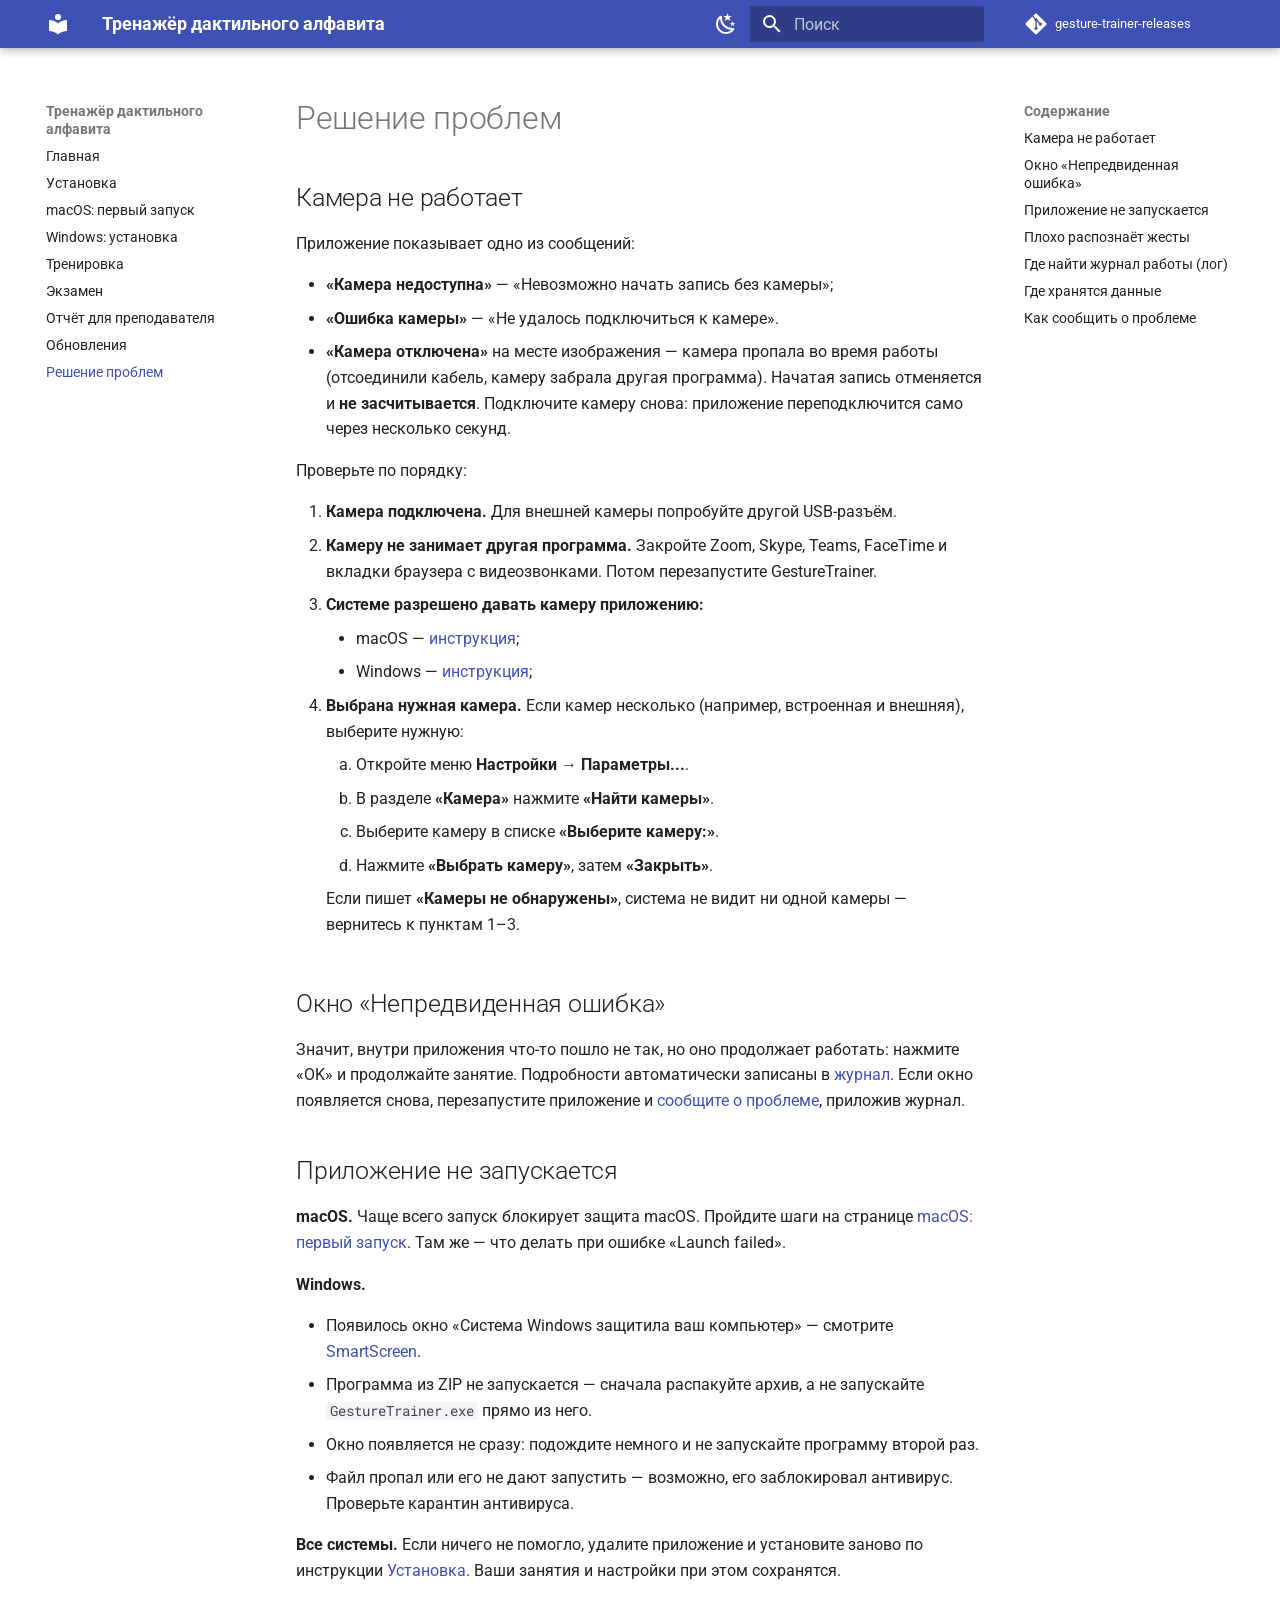
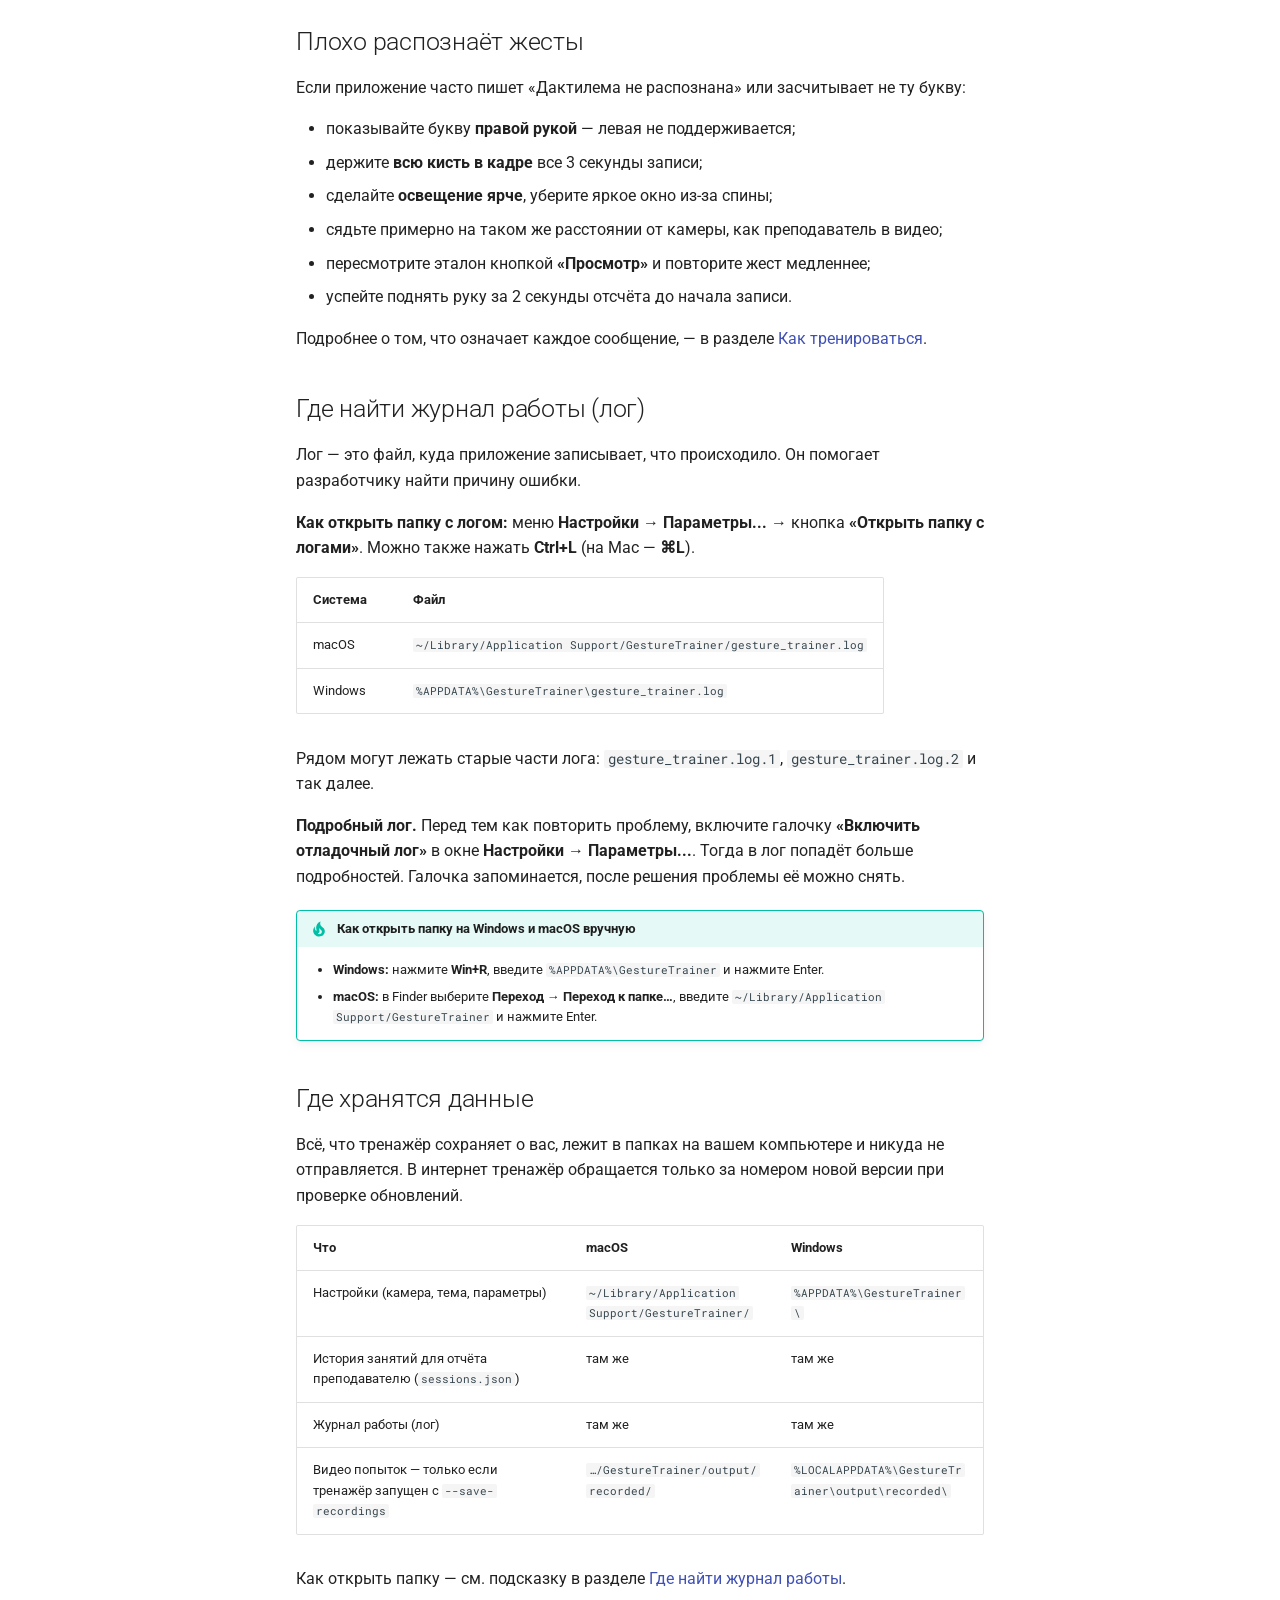
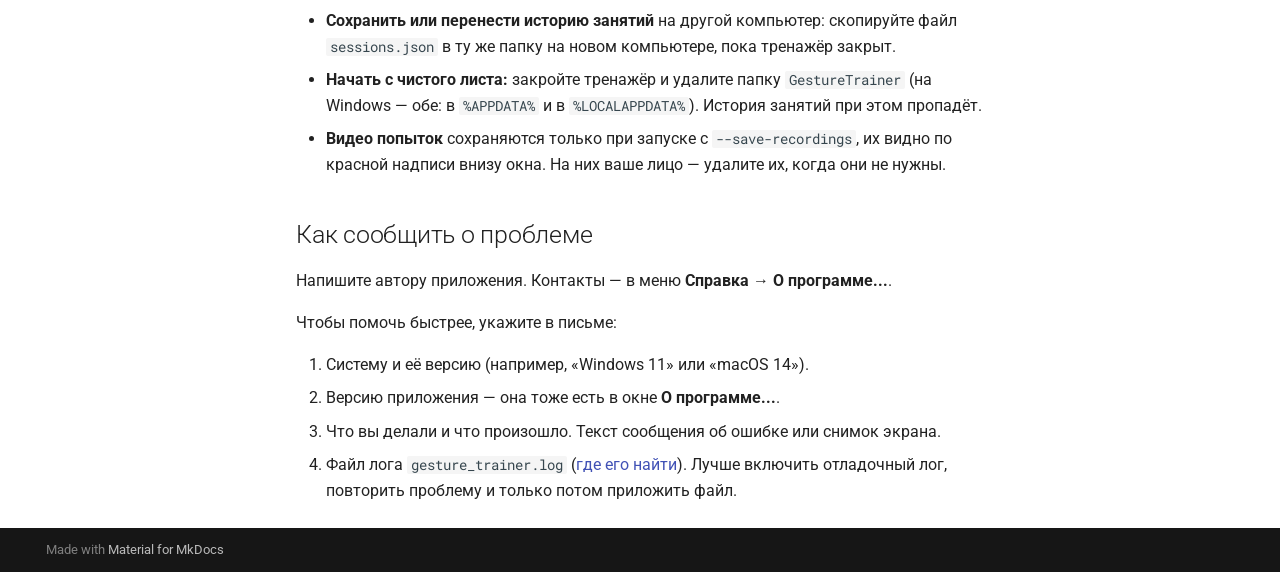
<file: user/troubleshooting/index.html>
<!doctype html>
<html lang="ru" class="no-js">
  <head>
    
      <meta charset="utf-8">
      <meta name="viewport" content="width=device-width,initial-scale=1">
      
        <meta name="description" content="Gesture Recognition Trainer — тренажёр русского дактильного алфавита">
      
      
      
        <link rel="canonical" href="https://sserov.github.io/gesture-trainer-releases/user/troubleshooting/">
      
      
        <link rel="prev" href="../updates/">
      
      
      
        
      
      
      <link rel="icon" href="../../assets/images/favicon.png">
      <meta name="generator" content="mkdocs-1.6.1, mkdocs-material-9.8.0">
    
    
      
        <title>Решение проблем - Тренажёр дактильного алфавита</title>
      
    
    
      <link rel="stylesheet" href="../../assets/stylesheets/main.57a0d79d.min.css">
      
        
        <link rel="stylesheet" href="../../assets/stylesheets/palette.fb2fffe2.min.css">
      
      


    
    
      
    
    
      
        
        
        <link rel="preconnect" href="https://fonts.gstatic.com" crossorigin>
        <link rel="stylesheet" href="https://fonts.googleapis.com/css?family=Roboto:300,300i,400,400i,700,700i%7CRoboto+Mono:400,400i,700,700i&display=fallback">
        <style>:root{--md-text-font:"Roboto";--md-code-font:"Roboto Mono"}</style>
      
    
    
    <script>__md_scope=new URL("../..",location),__md_hash=e=>[...e].reduce(((e,_)=>(e<<5)-e+_.charCodeAt(0)),0),__md_get=(e,_=localStorage,t=__md_scope)=>JSON.parse(_.getItem(t.pathname+"."+e)),__md_set=(e,_,t=localStorage,a=__md_scope)=>{try{t.setItem(a.pathname+"."+e,JSON.stringify(_))}catch(e){}}</script>
    
      

    
    
  </head>
  
  
    
    
      
    
    
    
    
    <body dir="ltr" data-md-color-scheme="default" data-md-color-primary="indigo" data-md-color-accent="indigo">
  
    
    <input class="md-toggle" data-md-toggle="drawer" type="checkbox" id="__drawer" autocomplete="off">
    <input class="md-toggle" data-md-toggle="search" type="checkbox" id="__search" autocomplete="off">
    <label class="md-overlay" for="__drawer"></label>
    <div data-md-component="skip">
      
        
        <a href="#_1" class="md-skip">
          Перейти к содержанию
        </a>
      
    </div>
    <div data-md-component="announce">
      
    </div>
    
    
      

  

<header class="md-header md-header--shadow" data-md-component="header">
  <nav class="md-header__inner md-grid" aria-label="Верхний колонтитул">
    <a href="../.." title="Тренажёр дактильного алфавита" class="md-header__button md-logo" aria-label="Тренажёр дактильного алфавита" data-md-component="logo">
      
  
  <svg xmlns="http://www.w3.org/2000/svg" viewBox="0 0 24 24"><path d="M12 8a3 3 0 0 0 3-3 3 3 0 0 0-3-3 3 3 0 0 0-3 3 3 3 0 0 0 3 3m0 3.54C9.64 9.35 6.5 8 3 8v11c3.5 0 6.64 1.35 9 3.54 2.36-2.19 5.5-3.54 9-3.54V8c-3.5 0-6.64 1.35-9 3.54"/></svg>

    </a>
    <label class="md-header__button md-icon" for="__drawer">
      
      <svg xmlns="http://www.w3.org/2000/svg" viewBox="0 0 24 24"><path d="M3 6h18v2H3zm0 5h18v2H3zm0 5h18v2H3z"/></svg>
    </label>
    <div class="md-header__title" data-md-component="header-title">
      <div class="md-header__ellipsis">
        <div class="md-header__topic">
          <span class="md-ellipsis">
            Тренажёр дактильного алфавита
          </span>
        </div>
        <div class="md-header__topic" data-md-component="header-topic">
          <span class="md-ellipsis">
            
              Решение проблем
            
          </span>
        </div>
      </div>
    </div>
    
      
        <form class="md-header__option" data-md-component="palette">
  
    
    
    
    <input class="md-option" data-md-color-media="(prefers-color-scheme: light)" data-md-color-scheme="default" data-md-color-primary="indigo" data-md-color-accent="indigo"  aria-label="Тёмная тема"  type="radio" name="__palette" id="__palette_0">
    
      <label class="md-header__button md-icon" title="Тёмная тема" for="__palette_1" hidden>
        <svg xmlns="http://www.w3.org/2000/svg" viewBox="0 0 24 24"><path d="m17.75 4.09-2.53 1.94.91 3.06-2.63-1.81-2.63 1.81.91-3.06-2.53-1.94L12.44 4l1.06-3 1.06 3zm3.5 6.91-1.64 1.25.59 1.98-1.7-1.17-1.7 1.17.59-1.98L15.75 11l2.06-.05L18.5 9l.69 1.95zm-2.28 4.95c.83-.08 1.72 1.1 1.19 1.85-.32.45-.66.87-1.08 1.27C15.17 23 8.84 23 4.94 19.07c-3.91-3.9-3.91-10.24 0-14.14.4-.4.82-.76 1.27-1.08.75-.53 1.93.36 1.85 1.19-.27 2.86.69 5.83 2.89 8.02a9.96 9.96 0 0 0 8.02 2.89m-1.64 2.02a12.08 12.08 0 0 1-7.8-3.47c-2.17-2.19-3.33-5-3.49-7.82-2.81 3.14-2.7 7.96.31 10.98 3.02 3.01 7.84 3.12 10.98.31"/></svg>
      </label>
    
  
    
    
    
    <input class="md-option" data-md-color-media="(prefers-color-scheme: dark)" data-md-color-scheme="slate" data-md-color-primary="indigo" data-md-color-accent="indigo"  aria-label="Светлая тема"  type="radio" name="__palette" id="__palette_1">
    
      <label class="md-header__button md-icon" title="Светлая тема" for="__palette_0" hidden>
        <svg xmlns="http://www.w3.org/2000/svg" viewBox="0 0 24 24"><path d="M12 7a5 5 0 0 1 5 5 5 5 0 0 1-5 5 5 5 0 0 1-5-5 5 5 0 0 1 5-5m0 2a3 3 0 0 0-3 3 3 3 0 0 0 3 3 3 3 0 0 0 3-3 3 3 0 0 0-3-3m0-7 2.39 3.42C13.65 5.15 12.84 5 12 5s-1.65.15-2.39.42zM3.34 7l4.16-.35A7.2 7.2 0 0 0 5.94 8.5c-.44.74-.69 1.5-.83 2.29zm.02 10 1.76-3.77a7.131 7.131 0 0 0 2.38 4.14zM20.65 7l-1.77 3.79a7.02 7.02 0 0 0-2.38-4.15zm-.01 10-4.14.36c.59-.51 1.12-1.14 1.54-1.86.42-.73.69-1.5.83-2.29zM12 22l-2.41-3.44c.74.27 1.55.44 2.41.44.82 0 1.63-.17 2.37-.44z"/></svg>
      </label>
    
  
</form>
      
    
    
      <script>var palette=__md_get("__palette");if(palette&&palette.color){if("(prefers-color-scheme)"===palette.color.media){var media=matchMedia("(prefers-color-scheme: light)"),input=document.querySelector(media.matches?"[data-md-color-media='(prefers-color-scheme: light)']":"[data-md-color-media='(prefers-color-scheme: dark)']");palette.color.media=input.getAttribute("data-md-color-media"),palette.color.scheme=input.getAttribute("data-md-color-scheme"),palette.color.primary=input.getAttribute("data-md-color-primary"),palette.color.accent=input.getAttribute("data-md-color-accent")}for(var[key,value]of Object.entries(palette.color))document.body.setAttribute("data-md-color-"+key,value)}</script>
    
    
    
      
      
        <label class="md-header__button md-icon" for="__search">
          
          <svg xmlns="http://www.w3.org/2000/svg" viewBox="0 0 24 24"><path d="M9.5 3A6.5 6.5 0 0 1 16 9.5c0 1.61-.59 3.09-1.56 4.23l.27.27h.79l5 5-1.5 1.5-5-5v-.79l-.27-.27A6.52 6.52 0 0 1 9.5 16 6.5 6.5 0 0 1 3 9.5 6.5 6.5 0 0 1 9.5 3m0 2C7 5 5 7 5 9.5S7 14 9.5 14 14 12 14 9.5 12 5 9.5 5"/></svg>
        </label>
        <div class="md-search" data-md-component="search" role="dialog">
  <label class="md-search__overlay" for="__search"></label>
  <div class="md-search__inner" role="search">
    <form class="md-search__form" name="search">
      <input type="text" class="md-search__input" name="query" aria-label="Поиск" placeholder="Поиск" autocapitalize="off" autocorrect="off" autocomplete="off" spellcheck="false" data-md-component="search-query" required>
      <label class="md-search__icon md-icon" for="__search">
        
        <svg xmlns="http://www.w3.org/2000/svg" viewBox="0 0 24 24"><path d="M9.5 3A6.5 6.5 0 0 1 16 9.5c0 1.61-.59 3.09-1.56 4.23l.27.27h.79l5 5-1.5 1.5-5-5v-.79l-.27-.27A6.52 6.52 0 0 1 9.5 16 6.5 6.5 0 0 1 3 9.5 6.5 6.5 0 0 1 9.5 3m0 2C7 5 5 7 5 9.5S7 14 9.5 14 14 12 14 9.5 12 5 9.5 5"/></svg>
        
        <svg xmlns="http://www.w3.org/2000/svg" viewBox="0 0 24 24"><path d="M20 11v2H8l5.5 5.5-1.42 1.42L4.16 12l7.92-7.92L13.5 5.5 8 11z"/></svg>
      </label>
      <nav class="md-search__options" aria-label="Поиск">
        
        <button type="reset" class="md-search__icon md-icon" title="Очистить" aria-label="Очистить" tabindex="-1">
          
          <svg xmlns="http://www.w3.org/2000/svg" viewBox="0 0 24 24"><path d="M19 6.41 17.59 5 12 10.59 6.41 5 5 6.41 10.59 12 5 17.59 6.41 19 12 13.41 17.59 19 19 17.59 13.41 12z"/></svg>
        </button>
      </nav>
      
        <div class="md-search__suggest" data-md-component="search-suggest"></div>
      
    </form>
    <div class="md-search__output">
      <div class="md-search__scrollwrap" tabindex="0" data-md-scrollfix>
        <div class="md-search-result" data-md-component="search-result">
          <div class="md-search-result__meta">
            Инициализация поиска
          </div>
          <ol class="md-search-result__list" role="presentation"></ol>
        </div>
      </div>
    </div>
  </div>
</div>
      
    
    
      <div class="md-header__source">
        <a href="https://github.com/sserov/gesture-trainer-releases" title="Перейти к репозиторию" class="md-source" data-md-component="source">
  <div class="md-source__icon md-icon">
    
    <svg xmlns="http://www.w3.org/2000/svg" viewBox="0 0 448 512"><!--! Font Awesome Free 7.1.0 by @fontawesome - https://fontawesome.com License - https://fontawesome.com/license/free (Icons: CC BY 4.0, Fonts: SIL OFL 1.1, Code: MIT License) Copyright 2025 Fonticons, Inc.--><path d="M439.6 236.1 244 40.5c-5.4-5.5-12.8-8.5-20.4-8.5s-15 3-20.4 8.4L162.5 81l51.5 51.5c27.1-9.1 52.7 16.8 43.4 43.7l49.7 49.7c34.2-11.8 61.2 31 35.5 56.7-26.5 26.5-70.2-2.9-56-37.3L240.3 199v121.9c25.3 12.5 22.3 41.8 9.1 55-6.4 6.4-15.2 10.1-24.3 10.1s-17.8-3.6-24.3-10.1c-17.6-17.6-11.1-46.9 11.2-56v-123c-20.8-8.5-24.6-30.7-18.6-45L142.6 101 8.5 235.1C3 240.6 0 247.9 0 255.5s3 15 8.5 20.4l195.6 195.7c5.4 5.4 12.7 8.4 20.4 8.4s15-3 20.4-8.4l194.7-194.7c5.4-5.4 8.4-12.8 8.4-20.4s-3-15-8.4-20.4"/></svg>
  </div>
  <div class="md-source__repository">
    gesture-trainer-releases
  </div>
</a>
      </div>
    
  </nav>
  
</header>
    
    <div class="md-container" data-md-component="container">
      
      
        
          
        
      
      <main class="md-main" data-md-component="main">
        <div class="md-main__inner md-grid">
          
            
              
              <div class="md-sidebar md-sidebar--primary" data-md-component="sidebar" data-md-type="navigation" >
                <div class="md-sidebar__scrollwrap">
                  <div class="md-sidebar__inner">
                    



<nav class="md-nav md-nav--primary" aria-label="Навигация" data-md-level="0">
  <label class="md-nav__title" for="__drawer">
    <a href="../.." title="Тренажёр дактильного алфавита" class="md-nav__button md-logo" aria-label="Тренажёр дактильного алфавита" data-md-component="logo">
      
  
  <svg xmlns="http://www.w3.org/2000/svg" viewBox="0 0 24 24"><path d="M12 8a3 3 0 0 0 3-3 3 3 0 0 0-3-3 3 3 0 0 0-3 3 3 3 0 0 0 3 3m0 3.54C9.64 9.35 6.5 8 3 8v11c3.5 0 6.64 1.35 9 3.54 2.36-2.19 5.5-3.54 9-3.54V8c-3.5 0-6.64 1.35-9 3.54"/></svg>

    </a>
    Тренажёр дактильного алфавита
  </label>
  
    <div class="md-nav__source">
      <a href="https://github.com/sserov/gesture-trainer-releases" title="Перейти к репозиторию" class="md-source" data-md-component="source">
  <div class="md-source__icon md-icon">
    
    <svg xmlns="http://www.w3.org/2000/svg" viewBox="0 0 448 512"><!--! Font Awesome Free 7.1.0 by @fontawesome - https://fontawesome.com License - https://fontawesome.com/license/free (Icons: CC BY 4.0, Fonts: SIL OFL 1.1, Code: MIT License) Copyright 2025 Fonticons, Inc.--><path d="M439.6 236.1 244 40.5c-5.4-5.5-12.8-8.5-20.4-8.5s-15 3-20.4 8.4L162.5 81l51.5 51.5c27.1-9.1 52.7 16.8 43.4 43.7l49.7 49.7c34.2-11.8 61.2 31 35.5 56.7-26.5 26.5-70.2-2.9-56-37.3L240.3 199v121.9c25.3 12.5 22.3 41.8 9.1 55-6.4 6.4-15.2 10.1-24.3 10.1s-17.8-3.6-24.3-10.1c-17.6-17.6-11.1-46.9 11.2-56v-123c-20.8-8.5-24.6-30.7-18.6-45L142.6 101 8.5 235.1C3 240.6 0 247.9 0 255.5s3 15 8.5 20.4l195.6 195.7c5.4 5.4 12.7 8.4 20.4 8.4s15-3 20.4-8.4l194.7-194.7c5.4-5.4 8.4-12.8 8.4-20.4s-3-15-8.4-20.4"/></svg>
  </div>
  <div class="md-source__repository">
    gesture-trainer-releases
  </div>
</a>
    </div>
  
  <ul class="md-nav__list" data-md-scrollfix>
    
      
      
  
  
  
  
    <li class="md-nav__item">
      <a href="../.." class="md-nav__link">
        
  
  
  <span class="md-ellipsis">
    
  
    Главная
  

    
  </span>
  
  

      </a>
    </li>
  

    
      
      
  
  
  
  
    <li class="md-nav__item">
      <a href="../install/" class="md-nav__link">
        
  
  
  <span class="md-ellipsis">
    
  
    Установка
  

    
  </span>
  
  

      </a>
    </li>
  

    
      
      
  
  
  
  
    <li class="md-nav__item">
      <a href="../macos/" class="md-nav__link">
        
  
  
  <span class="md-ellipsis">
    
  
    macOS: первый запуск
  

    
  </span>
  
  

      </a>
    </li>
  

    
      
      
  
  
  
  
    <li class="md-nav__item">
      <a href="../windows/" class="md-nav__link">
        
  
  
  <span class="md-ellipsis">
    
  
    Windows: установка
  

    
  </span>
  
  

      </a>
    </li>
  

    
      
      
  
  
  
  
    <li class="md-nav__item">
      <a href="../training/" class="md-nav__link">
        
  
  
  <span class="md-ellipsis">
    
  
    Тренировка
  

    
  </span>
  
  

      </a>
    </li>
  

    
      
      
  
  
  
  
    <li class="md-nav__item">
      <a href="../exam/" class="md-nav__link">
        
  
  
  <span class="md-ellipsis">
    
  
    Экзамен
  

    
  </span>
  
  

      </a>
    </li>
  

    
      
      
  
  
  
  
    <li class="md-nav__item">
      <a href="../teacher-report/" class="md-nav__link">
        
  
  
  <span class="md-ellipsis">
    
  
    Отчёт для преподавателя
  

    
  </span>
  
  

      </a>
    </li>
  

    
      
      
  
  
  
  
    <li class="md-nav__item">
      <a href="../updates/" class="md-nav__link">
        
  
  
  <span class="md-ellipsis">
    
  
    Обновления
  

    
  </span>
  
  

      </a>
    </li>
  

    
      
      
  
  
    
  
  
  
    <li class="md-nav__item md-nav__item--active">
      
      <input class="md-nav__toggle md-toggle" type="checkbox" id="__toc">
      
      
        
      
      
        <label class="md-nav__link md-nav__link--active" for="__toc">
          
  
  
  <span class="md-ellipsis">
    
  
    Решение проблем
  

    
  </span>
  
  

          <span class="md-nav__icon md-icon"></span>
        </label>
      
      <a href="./" class="md-nav__link md-nav__link--active">
        
  
  
  <span class="md-ellipsis">
    
  
    Решение проблем
  

    
  </span>
  
  

      </a>
      
        

<nav class="md-nav md-nav--secondary" aria-label="Содержание">
  
  
  
    
  
  
    <label class="md-nav__title" for="__toc">
      <span class="md-nav__icon md-icon"></span>
      Содержание
    </label>
    <ul class="md-nav__list" data-md-component="toc" data-md-scrollfix>
      
        <li class="md-nav__item">
  <a href="#camera" class="md-nav__link">
    <span class="md-ellipsis">
      
        Камера не работает
      
    </span>
  </a>
  
</li>
      
        <li class="md-nav__item">
  <a href="#unexpected-error" class="md-nav__link">
    <span class="md-ellipsis">
      
        Окно «Непредвиденная ошибка»
      
    </span>
  </a>
  
</li>
      
        <li class="md-nav__item">
  <a href="#start" class="md-nav__link">
    <span class="md-ellipsis">
      
        Приложение не запускается
      
    </span>
  </a>
  
</li>
      
        <li class="md-nav__item">
  <a href="#recognition" class="md-nav__link">
    <span class="md-ellipsis">
      
        Плохо распознаёт жесты
      
    </span>
  </a>
  
</li>
      
        <li class="md-nav__item">
  <a href="#logs" class="md-nav__link">
    <span class="md-ellipsis">
      
        Где найти журнал работы (лог)
      
    </span>
  </a>
  
</li>
      
        <li class="md-nav__item">
  <a href="#data" class="md-nav__link">
    <span class="md-ellipsis">
      
        Где хранятся данные
      
    </span>
  </a>
  
</li>
      
        <li class="md-nav__item">
  <a href="#report" class="md-nav__link">
    <span class="md-ellipsis">
      
        Как сообщить о проблеме
      
    </span>
  </a>
  
</li>
      
    </ul>
  
</nav>
      
    </li>
  

    
  </ul>
</nav>
                  </div>
                </div>
              </div>
            
            
              
              <div class="md-sidebar md-sidebar--secondary" data-md-component="sidebar" data-md-type="toc" >
                <div class="md-sidebar__scrollwrap">
                  <div class="md-sidebar__inner">
                    

<nav class="md-nav md-nav--secondary" aria-label="Содержание">
  
  
  
    
  
  
    <label class="md-nav__title" for="__toc">
      <span class="md-nav__icon md-icon"></span>
      Содержание
    </label>
    <ul class="md-nav__list" data-md-component="toc" data-md-scrollfix>
      
        <li class="md-nav__item">
  <a href="#camera" class="md-nav__link">
    <span class="md-ellipsis">
      
        Камера не работает
      
    </span>
  </a>
  
</li>
      
        <li class="md-nav__item">
  <a href="#unexpected-error" class="md-nav__link">
    <span class="md-ellipsis">
      
        Окно «Непредвиденная ошибка»
      
    </span>
  </a>
  
</li>
      
        <li class="md-nav__item">
  <a href="#start" class="md-nav__link">
    <span class="md-ellipsis">
      
        Приложение не запускается
      
    </span>
  </a>
  
</li>
      
        <li class="md-nav__item">
  <a href="#recognition" class="md-nav__link">
    <span class="md-ellipsis">
      
        Плохо распознаёт жесты
      
    </span>
  </a>
  
</li>
      
        <li class="md-nav__item">
  <a href="#logs" class="md-nav__link">
    <span class="md-ellipsis">
      
        Где найти журнал работы (лог)
      
    </span>
  </a>
  
</li>
      
        <li class="md-nav__item">
  <a href="#data" class="md-nav__link">
    <span class="md-ellipsis">
      
        Где хранятся данные
      
    </span>
  </a>
  
</li>
      
        <li class="md-nav__item">
  <a href="#report" class="md-nav__link">
    <span class="md-ellipsis">
      
        Как сообщить о проблеме
      
    </span>
  </a>
  
</li>
      
    </ul>
  
</nav>
                  </div>
                </div>
              </div>
            
          
          
            <div class="md-content" data-md-component="content">
              
              <article class="md-content__inner md-typeset">
                
                  



<h1 id="_1">Решение проблем<a class="headerlink" href="#_1" title="Permanent link">&para;</a></h1>
<h2 id="camera">Камера не работает<a class="headerlink" href="#camera" title="Permanent link">&para;</a></h2>
<p>Приложение показывает одно из сообщений:</p>
<ul>
<li><strong>«Камера недоступна»</strong> — «Невозможно начать запись без камеры»;</li>
<li><strong>«Ошибка камеры»</strong> — «Не удалось подключиться к камере».</li>
<li><strong>«Камера отключена»</strong> на месте изображения — камера пропала во время работы (отсоединили
  кабель, камеру забрала другая программа). Начатая запись отменяется и <strong>не засчитывается</strong>.
  Подключите камеру снова: приложение переподключится само через несколько секунд.</li>
</ul>
<p>Проверьте по порядку:</p>
<ol>
<li><strong>Камера подключена.</strong> Для внешней камеры попробуйте другой USB-разъём.</li>
<li><strong>Камеру не занимает другая программа.</strong> Закройте Zoom, Skype, Teams,
   FaceTime и вкладки браузера с видеозвонками. Потом перезапустите GestureTrainer.</li>
<li><strong>Системе разрешено давать камеру приложению:</strong><ul>
<li>macOS — <a href="../macos/#camera">инструкция</a>;</li>
<li>Windows — <a href="../windows/#camera">инструкция</a>;</li>
</ul>
</li>
<li>
<p><strong>Выбрана нужная камера.</strong> Если камер несколько (например, встроенная и
   внешняя), выберите нужную:</p>
<ol>
<li>Откройте меню <strong>Настройки → Параметры...</strong>.</li>
<li>В разделе <strong>«Камера»</strong> нажмите <strong>«Найти камеры»</strong>.</li>
<li>Выберите камеру в списке <strong>«Выберите камеру:»</strong>.</li>
<li>Нажмите <strong>«Выбрать камеру»</strong>, затем <strong>«Закрыть»</strong>.</li>
</ol>
<p>Если пишет <strong>«Камеры не обнаружены»</strong>, система не видит ни одной камеры —
вернитесь к пунктам 1–3.</p>
</li>
</ol>
<h2 id="unexpected-error">Окно «Непредвиденная ошибка»<a class="headerlink" href="#unexpected-error" title="Permanent link">&para;</a></h2>
<p>Значит, внутри приложения что-то пошло не так, но оно продолжает работать: нажмите «OK» и
продолжайте занятие. Подробности автоматически записаны в <a href="#logs">журнал</a>. Если окно
появляется снова, перезапустите приложение и <a href="#report">сообщите о проблеме</a>, приложив журнал.</p>
<h2 id="start">Приложение не запускается<a class="headerlink" href="#start" title="Permanent link">&para;</a></h2>
<p><strong>macOS.</strong> Чаще всего запуск блокирует защита macOS. Пройдите шаги на странице
<a href="../macos/">macOS: первый запуск</a>. Там же — что делать при ошибке «Launch failed».</p>
<p><strong>Windows.</strong></p>
<ul>
<li>Появилось окно «Система Windows защитила ваш компьютер» — смотрите
  <a href="../windows/#smartscreen">SmartScreen</a>.</li>
<li>Программа из ZIP не запускается — сначала распакуйте архив, а не запускайте
  <code>GestureTrainer.exe</code> прямо из него.</li>
<li>Окно появляется не сразу: подождите немного и не запускайте программу второй
  раз.</li>
<li>Файл пропал или его не дают запустить — возможно, его заблокировал антивирус.
  Проверьте карантин антивируса.</li>
</ul>
<p><strong>Все системы.</strong> Если ничего не помогло, удалите приложение и установите заново
по инструкции <a href="../install/">Установка</a>. Ваши занятия и настройки при этом
сохранятся.</p>
<h2 id="recognition">Плохо распознаёт жесты<a class="headerlink" href="#recognition" title="Permanent link">&para;</a></h2>
<p>Если приложение часто пишет «Дактилема не распознана» или засчитывает не ту букву:</p>
<ul>
<li>показывайте букву <strong>правой рукой</strong> — левая не поддерживается;</li>
<li>держите <strong>всю кисть в кадре</strong> все 3 секунды записи;</li>
<li>сделайте <strong>освещение ярче</strong>, уберите яркое окно из-за спины;</li>
<li>сядьте примерно на таком же расстоянии от камеры, как преподаватель в видео;</li>
<li>пересмотрите эталон кнопкой <strong>«Просмотр»</strong> и повторите жест медленнее;</li>
<li>успейте поднять руку за 2 секунды отсчёта до начала записи.</li>
</ul>
<p>Подробнее о том, что означает каждое сообщение, — в разделе
<a href="../training/#result">Как тренироваться</a>.</p>
<h2 id="logs">Где найти журнал работы (лог)<a class="headerlink" href="#logs" title="Permanent link">&para;</a></h2>
<p>Лог — это файл, куда приложение записывает, что происходило. Он помогает
разработчику найти причину ошибки.</p>
<p><strong>Как открыть папку с логом:</strong> меню <strong>Настройки → Параметры...</strong> → кнопка
<strong>«Открыть папку с логами»</strong>. Можно также нажать <strong>Ctrl+L</strong> (на Mac — <strong>⌘L</strong>).</p>
<table>
<thead>
<tr>
<th>Система</th>
<th>Файл</th>
</tr>
</thead>
<tbody>
<tr>
<td>macOS</td>
<td><code>~/Library/Application Support/GestureTrainer/gesture_trainer.log</code></td>
</tr>
<tr>
<td>Windows</td>
<td><code>%APPDATA%\GestureTrainer\gesture_trainer.log</code></td>
</tr>
</tbody>
</table>
<p>Рядом могут лежать старые части лога: <code>gesture_trainer.log.1</code>,
<code>gesture_trainer.log.2</code> и так далее.</p>
<p><strong>Подробный лог.</strong> Перед тем как повторить проблему, включите галочку
<strong>«Включить отладочный лог»</strong> в окне <strong>Настройки → Параметры...</strong>. Тогда в лог
попадёт больше подробностей. Галочка запоминается, после решения проблемы её
можно снять.</p>
<div class="admonition tip">
<p class="admonition-title">Как открыть папку на Windows и macOS вручную</p>
<ul>
<li><strong>Windows:</strong> нажмите <strong>Win+R</strong>, введите <code>%APPDATA%\GestureTrainer</code>
  и нажмите Enter.</li>
<li><strong>macOS:</strong> в Finder выберите <strong>Переход → Переход к папке…</strong>, введите
  <code>~/Library/Application Support/GestureTrainer</code> и нажмите Enter.</li>
</ul>
</div>
<h2 id="data">Где хранятся данные<a class="headerlink" href="#data" title="Permanent link">&para;</a></h2>
<p>Всё, что тренажёр сохраняет о вас, лежит в папках на вашем компьютере и никуда не отправляется.
В интернет тренажёр обращается только за номером новой версии при проверке обновлений.</p>
<table>
<thead>
<tr>
<th>Что</th>
<th>macOS</th>
<th>Windows</th>
</tr>
</thead>
<tbody>
<tr>
<td>Настройки (камера, тема, параметры)</td>
<td><code>~/Library/Application Support/GestureTrainer/</code></td>
<td><code>%APPDATA%\GestureTrainer\</code></td>
</tr>
<tr>
<td>История занятий для отчёта преподавателю (<code>sessions.json</code>)</td>
<td>там же</td>
<td>там же</td>
</tr>
<tr>
<td>Журнал работы (лог)</td>
<td>там же</td>
<td>там же</td>
</tr>
<tr>
<td>Видео попыток — только если тренажёр запущен с <code>--save-recordings</code></td>
<td><code>…/GestureTrainer/output/recorded/</code></td>
<td><code>%LOCALAPPDATA%\GestureTrainer\output\recorded\</code></td>
</tr>
</tbody>
</table>
<p>Как открыть папку — см. подсказку в разделе <a href="#logs">Где найти журнал работы</a>.</p>
<ul>
<li><strong>Сохранить или перенести историю занятий</strong> на другой компьютер: скопируйте файл
  <code>sessions.json</code> в ту же папку на новом компьютере, пока тренажёр закрыт.</li>
<li><strong>Начать с чистого листа:</strong> закройте тренажёр и удалите папку <code>GestureTrainer</code> (на Windows —
  обе: в <code>%APPDATA%</code> и в <code>%LOCALAPPDATA%</code>). История занятий при этом пропадёт.</li>
<li><strong>Видео попыток</strong> сохраняются только при запуске с <code>--save-recordings</code>, их видно по красной
  надписи внизу окна. На них ваше лицо — удалите их, когда они не нужны.</li>
</ul>
<h2 id="report">Как сообщить о проблеме<a class="headerlink" href="#report" title="Permanent link">&para;</a></h2>
<p>Напишите автору приложения. Контакты — в меню <strong>Справка → О программе...</strong>.</p>
<p>Чтобы помочь быстрее, укажите в письме:</p>
<ol>
<li>Систему и её версию (например, «Windows 11» или «macOS 14»).</li>
<li>Версию приложения — она тоже есть в окне <strong>О программе...</strong>.</li>
<li>Что вы делали и что произошло. Текст сообщения об ошибке или снимок экрана.</li>
<li>Файл лога <code>gesture_trainer.log</code> (<a href="#logs">где его найти</a>). Лучше включить
   отладочный лог, повторить проблему и только потом приложить файл.</li>
</ol>












                
              </article>
            </div>
          
          
<script>var target=document.getElementById(location.hash.slice(1));target&&target.name&&(target.checked=target.name.startsWith("__tabbed_"))</script>
        </div>
        
          <button type="button" class="md-top md-icon" data-md-component="top" hidden>
  
  <svg xmlns="http://www.w3.org/2000/svg" viewBox="0 0 24 24"><path d="M13 20h-2V8l-5.5 5.5-1.42-1.42L12 4.16l7.92 7.92-1.42 1.42L13 8z"/></svg>
  К началу
</button>
        
      </main>
      
        <footer class="md-footer">
  
  <div class="md-footer-meta md-typeset">
    <div class="md-footer-meta__inner md-grid">
      <div class="md-copyright">
  
  
    Made with
    <a href="https://squidfunk.github.io/mkdocs-material/" target="_blank" rel="noopener">
      Material for MkDocs
    </a>
  
</div>
      
    </div>
  </div>
</footer>
      
    </div>
    <div class="md-dialog" data-md-component="dialog">
      <div class="md-dialog__inner md-typeset"></div>
    </div>
    
    
    
      
      
      <script id="__config" type="application/json">{"annotate": null, "base": "../..", "features": ["navigation.top", "search.suggest", "content.code.copy"], "search": "../../assets/javascripts/workers/search.a7633da7.min.js", "tags": null, "translations": {"clipboard.copied": "\u0421\u043a\u043e\u043f\u0438\u0440\u043e\u0432\u0430\u043d\u043e \u0432 \u0431\u0443\u0444\u0435\u0440", "clipboard.copy": "\u041a\u043e\u043f\u0438\u0440\u043e\u0432\u0430\u0442\u044c \u0432 \u0431\u0443\u0444\u0435\u0440", "search.result.more.one": "\u0415\u0449\u0451 1 \u043d\u0430 \u044d\u0442\u043e\u0439 \u0441\u0442\u0440\u0430\u043d\u0438\u0446\u0435", "search.result.more.other": "\u0415\u0449\u0451 # \u043d\u0430 \u044d\u0442\u043e\u0439 \u0441\u0442\u0440\u0430\u043d\u0438\u0446\u0435", "search.result.none": "\u0421\u043e\u0432\u043f\u0430\u0434\u0435\u043d\u0438\u0439 \u043d\u0435 \u043d\u0430\u0439\u0434\u0435\u043d\u043e", "search.result.one": "\u041d\u0430\u0439\u0434\u0435\u043d\u043e 1 \u0441\u043e\u0432\u043f\u0430\u0434\u0435\u043d\u0438\u0435", "search.result.other": "\u041d\u0430\u0439\u0434\u0435\u043d\u043e \u0441\u043e\u0432\u043f\u0430\u0434\u0435\u043d\u0438\u0439: #", "search.result.placeholder": "\u041d\u0430\u0447\u043d\u0438\u0442\u0435 \u043f\u0435\u0447\u0430\u0442\u0430\u0442\u044c \u0434\u043b\u044f \u043f\u043e\u0438\u0441\u043a\u0430", "search.result.term.missing": "\u041e\u0442\u0441\u0443\u0442\u0441\u0442\u0432\u0443\u0435\u0442", "select.version": "\u0412\u044b\u0431\u0435\u0440\u0438\u0442\u0435 \u0432\u0435\u0440\u0441\u0438\u044e"}, "version": null}</script>
    
    
      <script src="../../assets/javascripts/bundle.c21346df.min.js"></script>
      
    
  </body>
</html>
</file>
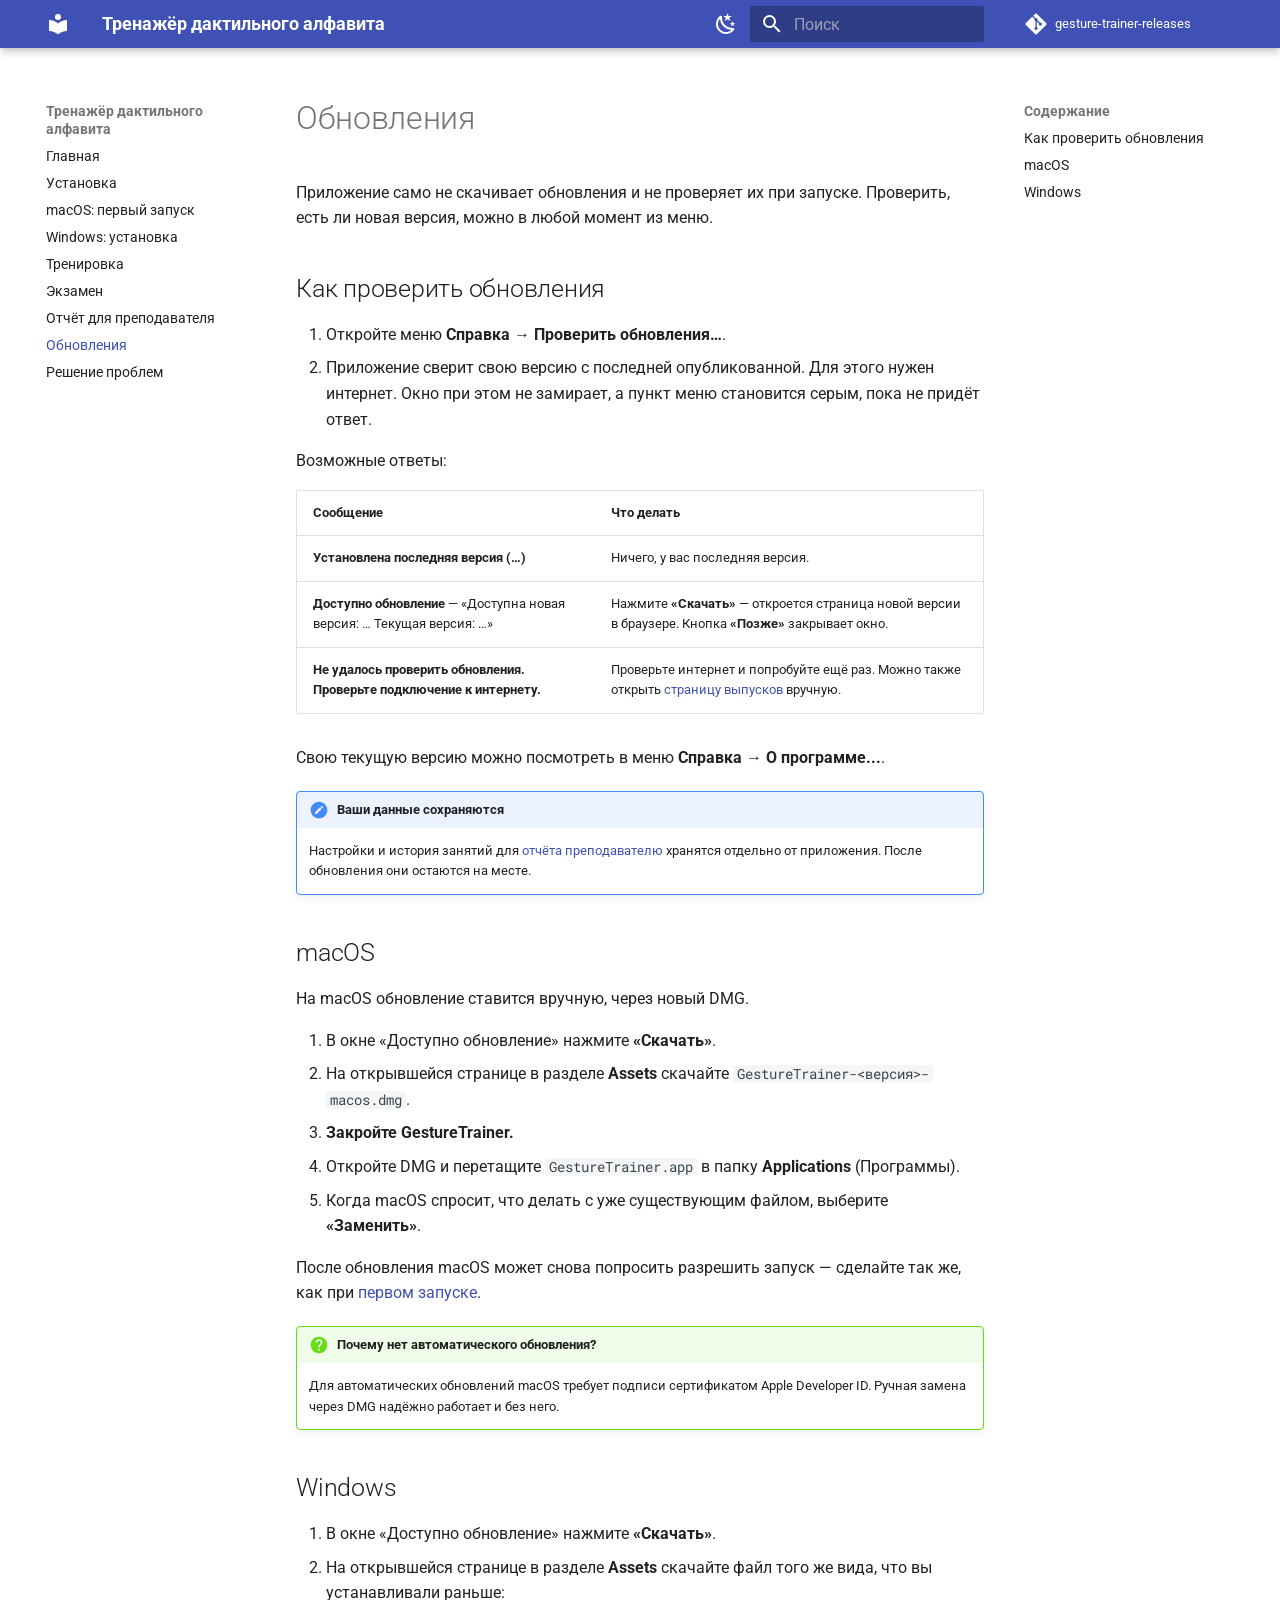
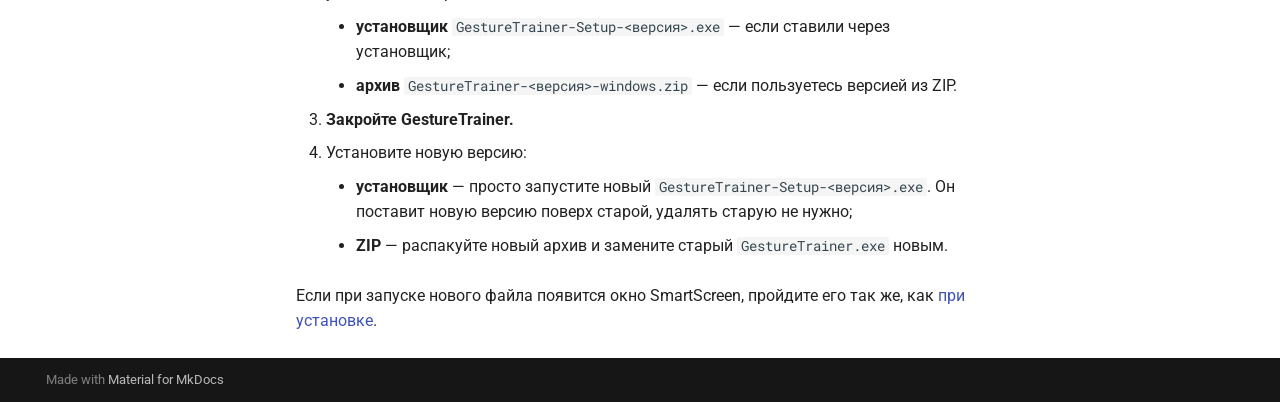
<file: user/updates/index.html>
<!doctype html>
<html lang="ru" class="no-js">
  <head>
    
      <meta charset="utf-8">
      <meta name="viewport" content="width=device-width,initial-scale=1">
      
        <meta name="description" content="Gesture Recognition Trainer — тренажёр русского дактильного алфавита">
      
      
      
        <link rel="canonical" href="https://sserov.github.io/gesture-trainer-releases/user/updates/">
      
      
        <link rel="prev" href="../teacher-report/">
      
      
        <link rel="next" href="../troubleshooting/">
      
      
        
      
      
      <link rel="icon" href="../../assets/images/favicon.png">
      <meta name="generator" content="mkdocs-1.6.1, mkdocs-material-9.8.0">
    
    
      
        <title>Обновления - Тренажёр дактильного алфавита</title>
      
    
    
      <link rel="stylesheet" href="../../assets/stylesheets/main.57a0d79d.min.css">
      
        
        <link rel="stylesheet" href="../../assets/stylesheets/palette.fb2fffe2.min.css">
      
      


    
    
      
    
    
      
        
        
        <link rel="preconnect" href="https://fonts.gstatic.com" crossorigin>
        <link rel="stylesheet" href="https://fonts.googleapis.com/css?family=Roboto:300,300i,400,400i,700,700i%7CRoboto+Mono:400,400i,700,700i&display=fallback">
        <style>:root{--md-text-font:"Roboto";--md-code-font:"Roboto Mono"}</style>
      
    
    
    <script>__md_scope=new URL("../..",location),__md_hash=e=>[...e].reduce(((e,_)=>(e<<5)-e+_.charCodeAt(0)),0),__md_get=(e,_=localStorage,t=__md_scope)=>JSON.parse(_.getItem(t.pathname+"."+e)),__md_set=(e,_,t=localStorage,a=__md_scope)=>{try{t.setItem(a.pathname+"."+e,JSON.stringify(_))}catch(e){}}</script>
    
      

    
    
  </head>
  
  
    
    
      
    
    
    
    
    <body dir="ltr" data-md-color-scheme="default" data-md-color-primary="indigo" data-md-color-accent="indigo">
  
    
    <input class="md-toggle" data-md-toggle="drawer" type="checkbox" id="__drawer" autocomplete="off">
    <input class="md-toggle" data-md-toggle="search" type="checkbox" id="__search" autocomplete="off">
    <label class="md-overlay" for="__drawer"></label>
    <div data-md-component="skip">
      
        
        <a href="#_1" class="md-skip">
          Перейти к содержанию
        </a>
      
    </div>
    <div data-md-component="announce">
      
    </div>
    
    
      

  

<header class="md-header md-header--shadow" data-md-component="header">
  <nav class="md-header__inner md-grid" aria-label="Верхний колонтитул">
    <a href="../.." title="Тренажёр дактильного алфавита" class="md-header__button md-logo" aria-label="Тренажёр дактильного алфавита" data-md-component="logo">
      
  
  <svg xmlns="http://www.w3.org/2000/svg" viewBox="0 0 24 24"><path d="M12 8a3 3 0 0 0 3-3 3 3 0 0 0-3-3 3 3 0 0 0-3 3 3 3 0 0 0 3 3m0 3.54C9.64 9.35 6.5 8 3 8v11c3.5 0 6.64 1.35 9 3.54 2.36-2.19 5.5-3.54 9-3.54V8c-3.5 0-6.64 1.35-9 3.54"/></svg>

    </a>
    <label class="md-header__button md-icon" for="__drawer">
      
      <svg xmlns="http://www.w3.org/2000/svg" viewBox="0 0 24 24"><path d="M3 6h18v2H3zm0 5h18v2H3zm0 5h18v2H3z"/></svg>
    </label>
    <div class="md-header__title" data-md-component="header-title">
      <div class="md-header__ellipsis">
        <div class="md-header__topic">
          <span class="md-ellipsis">
            Тренажёр дактильного алфавита
          </span>
        </div>
        <div class="md-header__topic" data-md-component="header-topic">
          <span class="md-ellipsis">
            
              Обновления
            
          </span>
        </div>
      </div>
    </div>
    
      
        <form class="md-header__option" data-md-component="palette">
  
    
    
    
    <input class="md-option" data-md-color-media="(prefers-color-scheme: light)" data-md-color-scheme="default" data-md-color-primary="indigo" data-md-color-accent="indigo"  aria-label="Тёмная тема"  type="radio" name="__palette" id="__palette_0">
    
      <label class="md-header__button md-icon" title="Тёмная тема" for="__palette_1" hidden>
        <svg xmlns="http://www.w3.org/2000/svg" viewBox="0 0 24 24"><path d="m17.75 4.09-2.53 1.94.91 3.06-2.63-1.81-2.63 1.81.91-3.06-2.53-1.94L12.44 4l1.06-3 1.06 3zm3.5 6.91-1.64 1.25.59 1.98-1.7-1.17-1.7 1.17.59-1.98L15.75 11l2.06-.05L18.5 9l.69 1.95zm-2.28 4.95c.83-.08 1.72 1.1 1.19 1.85-.32.45-.66.87-1.08 1.27C15.17 23 8.84 23 4.94 19.07c-3.91-3.9-3.91-10.24 0-14.14.4-.4.82-.76 1.27-1.08.75-.53 1.93.36 1.85 1.19-.27 2.86.69 5.83 2.89 8.02a9.96 9.96 0 0 0 8.02 2.89m-1.64 2.02a12.08 12.08 0 0 1-7.8-3.47c-2.17-2.19-3.33-5-3.49-7.82-2.81 3.14-2.7 7.96.31 10.98 3.02 3.01 7.84 3.12 10.98.31"/></svg>
      </label>
    
  
    
    
    
    <input class="md-option" data-md-color-media="(prefers-color-scheme: dark)" data-md-color-scheme="slate" data-md-color-primary="indigo" data-md-color-accent="indigo"  aria-label="Светлая тема"  type="radio" name="__palette" id="__palette_1">
    
      <label class="md-header__button md-icon" title="Светлая тема" for="__palette_0" hidden>
        <svg xmlns="http://www.w3.org/2000/svg" viewBox="0 0 24 24"><path d="M12 7a5 5 0 0 1 5 5 5 5 0 0 1-5 5 5 5 0 0 1-5-5 5 5 0 0 1 5-5m0 2a3 3 0 0 0-3 3 3 3 0 0 0 3 3 3 3 0 0 0 3-3 3 3 0 0 0-3-3m0-7 2.39 3.42C13.65 5.15 12.84 5 12 5s-1.65.15-2.39.42zM3.34 7l4.16-.35A7.2 7.2 0 0 0 5.94 8.5c-.44.74-.69 1.5-.83 2.29zm.02 10 1.76-3.77a7.131 7.131 0 0 0 2.38 4.14zM20.65 7l-1.77 3.79a7.02 7.02 0 0 0-2.38-4.15zm-.01 10-4.14.36c.59-.51 1.12-1.14 1.54-1.86.42-.73.69-1.5.83-2.29zM12 22l-2.41-3.44c.74.27 1.55.44 2.41.44.82 0 1.63-.17 2.37-.44z"/></svg>
      </label>
    
  
</form>
      
    
    
      <script>var palette=__md_get("__palette");if(palette&&palette.color){if("(prefers-color-scheme)"===palette.color.media){var media=matchMedia("(prefers-color-scheme: light)"),input=document.querySelector(media.matches?"[data-md-color-media='(prefers-color-scheme: light)']":"[data-md-color-media='(prefers-color-scheme: dark)']");palette.color.media=input.getAttribute("data-md-color-media"),palette.color.scheme=input.getAttribute("data-md-color-scheme"),palette.color.primary=input.getAttribute("data-md-color-primary"),palette.color.accent=input.getAttribute("data-md-color-accent")}for(var[key,value]of Object.entries(palette.color))document.body.setAttribute("data-md-color-"+key,value)}</script>
    
    
    
      
      
        <label class="md-header__button md-icon" for="__search">
          
          <svg xmlns="http://www.w3.org/2000/svg" viewBox="0 0 24 24"><path d="M9.5 3A6.5 6.5 0 0 1 16 9.5c0 1.61-.59 3.09-1.56 4.23l.27.27h.79l5 5-1.5 1.5-5-5v-.79l-.27-.27A6.52 6.52 0 0 1 9.5 16 6.5 6.5 0 0 1 3 9.5 6.5 6.5 0 0 1 9.5 3m0 2C7 5 5 7 5 9.5S7 14 9.5 14 14 12 14 9.5 12 5 9.5 5"/></svg>
        </label>
        <div class="md-search" data-md-component="search" role="dialog">
  <label class="md-search__overlay" for="__search"></label>
  <div class="md-search__inner" role="search">
    <form class="md-search__form" name="search">
      <input type="text" class="md-search__input" name="query" aria-label="Поиск" placeholder="Поиск" autocapitalize="off" autocorrect="off" autocomplete="off" spellcheck="false" data-md-component="search-query" required>
      <label class="md-search__icon md-icon" for="__search">
        
        <svg xmlns="http://www.w3.org/2000/svg" viewBox="0 0 24 24"><path d="M9.5 3A6.5 6.5 0 0 1 16 9.5c0 1.61-.59 3.09-1.56 4.23l.27.27h.79l5 5-1.5 1.5-5-5v-.79l-.27-.27A6.52 6.52 0 0 1 9.5 16 6.5 6.5 0 0 1 3 9.5 6.5 6.5 0 0 1 9.5 3m0 2C7 5 5 7 5 9.5S7 14 9.5 14 14 12 14 9.5 12 5 9.5 5"/></svg>
        
        <svg xmlns="http://www.w3.org/2000/svg" viewBox="0 0 24 24"><path d="M20 11v2H8l5.5 5.5-1.42 1.42L4.16 12l7.92-7.92L13.5 5.5 8 11z"/></svg>
      </label>
      <nav class="md-search__options" aria-label="Поиск">
        
        <button type="reset" class="md-search__icon md-icon" title="Очистить" aria-label="Очистить" tabindex="-1">
          
          <svg xmlns="http://www.w3.org/2000/svg" viewBox="0 0 24 24"><path d="M19 6.41 17.59 5 12 10.59 6.41 5 5 6.41 10.59 12 5 17.59 6.41 19 12 13.41 17.59 19 19 17.59 13.41 12z"/></svg>
        </button>
      </nav>
      
        <div class="md-search__suggest" data-md-component="search-suggest"></div>
      
    </form>
    <div class="md-search__output">
      <div class="md-search__scrollwrap" tabindex="0" data-md-scrollfix>
        <div class="md-search-result" data-md-component="search-result">
          <div class="md-search-result__meta">
            Инициализация поиска
          </div>
          <ol class="md-search-result__list" role="presentation"></ol>
        </div>
      </div>
    </div>
  </div>
</div>
      
    
    
      <div class="md-header__source">
        <a href="https://github.com/sserov/gesture-trainer-releases" title="Перейти к репозиторию" class="md-source" data-md-component="source">
  <div class="md-source__icon md-icon">
    
    <svg xmlns="http://www.w3.org/2000/svg" viewBox="0 0 448 512"><!--! Font Awesome Free 7.1.0 by @fontawesome - https://fontawesome.com License - https://fontawesome.com/license/free (Icons: CC BY 4.0, Fonts: SIL OFL 1.1, Code: MIT License) Copyright 2025 Fonticons, Inc.--><path d="M439.6 236.1 244 40.5c-5.4-5.5-12.8-8.5-20.4-8.5s-15 3-20.4 8.4L162.5 81l51.5 51.5c27.1-9.1 52.7 16.8 43.4 43.7l49.7 49.7c34.2-11.8 61.2 31 35.5 56.7-26.5 26.5-70.2-2.9-56-37.3L240.3 199v121.9c25.3 12.5 22.3 41.8 9.1 55-6.4 6.4-15.2 10.1-24.3 10.1s-17.8-3.6-24.3-10.1c-17.6-17.6-11.1-46.9 11.2-56v-123c-20.8-8.5-24.6-30.7-18.6-45L142.6 101 8.5 235.1C3 240.6 0 247.9 0 255.5s3 15 8.5 20.4l195.6 195.7c5.4 5.4 12.7 8.4 20.4 8.4s15-3 20.4-8.4l194.7-194.7c5.4-5.4 8.4-12.8 8.4-20.4s-3-15-8.4-20.4"/></svg>
  </div>
  <div class="md-source__repository">
    gesture-trainer-releases
  </div>
</a>
      </div>
    
  </nav>
  
</header>
    
    <div class="md-container" data-md-component="container">
      
      
        
          
        
      
      <main class="md-main" data-md-component="main">
        <div class="md-main__inner md-grid">
          
            
              
              <div class="md-sidebar md-sidebar--primary" data-md-component="sidebar" data-md-type="navigation" >
                <div class="md-sidebar__scrollwrap">
                  <div class="md-sidebar__inner">
                    



<nav class="md-nav md-nav--primary" aria-label="Навигация" data-md-level="0">
  <label class="md-nav__title" for="__drawer">
    <a href="../.." title="Тренажёр дактильного алфавита" class="md-nav__button md-logo" aria-label="Тренажёр дактильного алфавита" data-md-component="logo">
      
  
  <svg xmlns="http://www.w3.org/2000/svg" viewBox="0 0 24 24"><path d="M12 8a3 3 0 0 0 3-3 3 3 0 0 0-3-3 3 3 0 0 0-3 3 3 3 0 0 0 3 3m0 3.54C9.64 9.35 6.5 8 3 8v11c3.5 0 6.64 1.35 9 3.54 2.36-2.19 5.5-3.54 9-3.54V8c-3.5 0-6.64 1.35-9 3.54"/></svg>

    </a>
    Тренажёр дактильного алфавита
  </label>
  
    <div class="md-nav__source">
      <a href="https://github.com/sserov/gesture-trainer-releases" title="Перейти к репозиторию" class="md-source" data-md-component="source">
  <div class="md-source__icon md-icon">
    
    <svg xmlns="http://www.w3.org/2000/svg" viewBox="0 0 448 512"><!--! Font Awesome Free 7.1.0 by @fontawesome - https://fontawesome.com License - https://fontawesome.com/license/free (Icons: CC BY 4.0, Fonts: SIL OFL 1.1, Code: MIT License) Copyright 2025 Fonticons, Inc.--><path d="M439.6 236.1 244 40.5c-5.4-5.5-12.8-8.5-20.4-8.5s-15 3-20.4 8.4L162.5 81l51.5 51.5c27.1-9.1 52.7 16.8 43.4 43.7l49.7 49.7c34.2-11.8 61.2 31 35.5 56.7-26.5 26.5-70.2-2.9-56-37.3L240.3 199v121.9c25.3 12.5 22.3 41.8 9.1 55-6.4 6.4-15.2 10.1-24.3 10.1s-17.8-3.6-24.3-10.1c-17.6-17.6-11.1-46.9 11.2-56v-123c-20.8-8.5-24.6-30.7-18.6-45L142.6 101 8.5 235.1C3 240.6 0 247.9 0 255.5s3 15 8.5 20.4l195.6 195.7c5.4 5.4 12.7 8.4 20.4 8.4s15-3 20.4-8.4l194.7-194.7c5.4-5.4 8.4-12.8 8.4-20.4s-3-15-8.4-20.4"/></svg>
  </div>
  <div class="md-source__repository">
    gesture-trainer-releases
  </div>
</a>
    </div>
  
  <ul class="md-nav__list" data-md-scrollfix>
    
      
      
  
  
  
  
    <li class="md-nav__item">
      <a href="../.." class="md-nav__link">
        
  
  
  <span class="md-ellipsis">
    
  
    Главная
  

    
  </span>
  
  

      </a>
    </li>
  

    
      
      
  
  
  
  
    <li class="md-nav__item">
      <a href="../install/" class="md-nav__link">
        
  
  
  <span class="md-ellipsis">
    
  
    Установка
  

    
  </span>
  
  

      </a>
    </li>
  

    
      
      
  
  
  
  
    <li class="md-nav__item">
      <a href="../macos/" class="md-nav__link">
        
  
  
  <span class="md-ellipsis">
    
  
    macOS: первый запуск
  

    
  </span>
  
  

      </a>
    </li>
  

    
      
      
  
  
  
  
    <li class="md-nav__item">
      <a href="../windows/" class="md-nav__link">
        
  
  
  <span class="md-ellipsis">
    
  
    Windows: установка
  

    
  </span>
  
  

      </a>
    </li>
  

    
      
      
  
  
  
  
    <li class="md-nav__item">
      <a href="../training/" class="md-nav__link">
        
  
  
  <span class="md-ellipsis">
    
  
    Тренировка
  

    
  </span>
  
  

      </a>
    </li>
  

    
      
      
  
  
  
  
    <li class="md-nav__item">
      <a href="../exam/" class="md-nav__link">
        
  
  
  <span class="md-ellipsis">
    
  
    Экзамен
  

    
  </span>
  
  

      </a>
    </li>
  

    
      
      
  
  
  
  
    <li class="md-nav__item">
      <a href="../teacher-report/" class="md-nav__link">
        
  
  
  <span class="md-ellipsis">
    
  
    Отчёт для преподавателя
  

    
  </span>
  
  

      </a>
    </li>
  

    
      
      
  
  
    
  
  
  
    <li class="md-nav__item md-nav__item--active">
      
      <input class="md-nav__toggle md-toggle" type="checkbox" id="__toc">
      
      
        
      
      
        <label class="md-nav__link md-nav__link--active" for="__toc">
          
  
  
  <span class="md-ellipsis">
    
  
    Обновления
  

    
  </span>
  
  

          <span class="md-nav__icon md-icon"></span>
        </label>
      
      <a href="./" class="md-nav__link md-nav__link--active">
        
  
  
  <span class="md-ellipsis">
    
  
    Обновления
  

    
  </span>
  
  

      </a>
      
        

<nav class="md-nav md-nav--secondary" aria-label="Содержание">
  
  
  
    
  
  
    <label class="md-nav__title" for="__toc">
      <span class="md-nav__icon md-icon"></span>
      Содержание
    </label>
    <ul class="md-nav__list" data-md-component="toc" data-md-scrollfix>
      
        <li class="md-nav__item">
  <a href="#_2" class="md-nav__link">
    <span class="md-ellipsis">
      
        Как проверить обновления
      
    </span>
  </a>
  
</li>
      
        <li class="md-nav__item">
  <a href="#macos" class="md-nav__link">
    <span class="md-ellipsis">
      
        macOS
      
    </span>
  </a>
  
</li>
      
        <li class="md-nav__item">
  <a href="#windows" class="md-nav__link">
    <span class="md-ellipsis">
      
        Windows
      
    </span>
  </a>
  
</li>
      
    </ul>
  
</nav>
      
    </li>
  

    
      
      
  
  
  
  
    <li class="md-nav__item">
      <a href="../troubleshooting/" class="md-nav__link">
        
  
  
  <span class="md-ellipsis">
    
  
    Решение проблем
  

    
  </span>
  
  

      </a>
    </li>
  

    
  </ul>
</nav>
                  </div>
                </div>
              </div>
            
            
              
              <div class="md-sidebar md-sidebar--secondary" data-md-component="sidebar" data-md-type="toc" >
                <div class="md-sidebar__scrollwrap">
                  <div class="md-sidebar__inner">
                    

<nav class="md-nav md-nav--secondary" aria-label="Содержание">
  
  
  
    
  
  
    <label class="md-nav__title" for="__toc">
      <span class="md-nav__icon md-icon"></span>
      Содержание
    </label>
    <ul class="md-nav__list" data-md-component="toc" data-md-scrollfix>
      
        <li class="md-nav__item">
  <a href="#_2" class="md-nav__link">
    <span class="md-ellipsis">
      
        Как проверить обновления
      
    </span>
  </a>
  
</li>
      
        <li class="md-nav__item">
  <a href="#macos" class="md-nav__link">
    <span class="md-ellipsis">
      
        macOS
      
    </span>
  </a>
  
</li>
      
        <li class="md-nav__item">
  <a href="#windows" class="md-nav__link">
    <span class="md-ellipsis">
      
        Windows
      
    </span>
  </a>
  
</li>
      
    </ul>
  
</nav>
                  </div>
                </div>
              </div>
            
          
          
            <div class="md-content" data-md-component="content">
              
              <article class="md-content__inner md-typeset">
                
                  



<h1 id="_1">Обновления<a class="headerlink" href="#_1" title="Permanent link">&para;</a></h1>
<p>Приложение само не скачивает обновления и не проверяет их при запуске.
Проверить, есть ли новая версия, можно в любой момент из меню.</p>
<h2 id="_2">Как проверить обновления<a class="headerlink" href="#_2" title="Permanent link">&para;</a></h2>
<ol>
<li>Откройте меню <strong>Справка → Проверить обновления…</strong>.</li>
<li>Приложение сверит свою версию с последней опубликованной. Для этого нужен
   интернет. Окно при этом не замирает, а пункт меню становится серым, пока не придёт ответ.</li>
</ol>
<p>Возможные ответы:</p>
<table>
<thead>
<tr>
<th>Сообщение</th>
<th>Что делать</th>
</tr>
</thead>
<tbody>
<tr>
<td><strong>Установлена последняя версия (…)</strong></td>
<td>Ничего, у вас последняя версия.</td>
</tr>
<tr>
<td><strong>Доступно обновление</strong> — «Доступна новая версия: … Текущая версия: …»</td>
<td>Нажмите <strong>«Скачать»</strong> — откроется страница новой версии в браузере. Кнопка <strong>«Позже»</strong> закрывает окно.</td>
</tr>
<tr>
<td><strong>Не удалось проверить обновления. Проверьте подключение к интернету.</strong></td>
<td>Проверьте интернет и попробуйте ещё раз. Можно также открыть <a href="https://github.com/sserov/gesture-trainer-releases/releases/latest">страницу выпусков</a> вручную.</td>
</tr>
</tbody>
</table>
<p>Свою текущую версию можно посмотреть в меню <strong>Справка → О программе...</strong>.</p>
<div class="admonition note">
<p class="admonition-title">Ваши данные сохраняются</p>
<p>Настройки и история занятий для <a href="../teacher-report/">отчёта преподавателю</a>
хранятся отдельно от приложения. После обновления они остаются на месте.</p>
</div>
<h2 id="macos">macOS<a class="headerlink" href="#macos" title="Permanent link">&para;</a></h2>
<p>На macOS обновление ставится вручную, через новый DMG.</p>
<ol>
<li>В окне «Доступно обновление» нажмите <strong>«Скачать»</strong>.</li>
<li>На открывшейся странице в разделе <strong>Assets</strong> скачайте
   <code>GestureTrainer-&lt;версия&gt;-macos.dmg</code>.</li>
<li><strong>Закройте GestureTrainer.</strong></li>
<li>Откройте DMG и перетащите <code>GestureTrainer.app</code> в папку <strong>Applications</strong>
   (Программы).</li>
<li>Когда macOS спросит, что делать с уже существующим файлом, выберите
   <strong>«Заменить»</strong>.</li>
</ol>
<p>После обновления macOS может снова попросить разрешить запуск — сделайте так же,
как при <a href="../macos/#first-launch">первом запуске</a>.</p>
<div class="admonition question">
<p class="admonition-title">Почему нет автоматического обновления?</p>
<p>Для автоматических обновлений macOS требует подписи сертификатом Apple
Developer ID. Ручная замена через DMG надёжно работает и без него.</p>
</div>
<h2 id="windows">Windows<a class="headerlink" href="#windows" title="Permanent link">&para;</a></h2>
<ol>
<li>В окне «Доступно обновление» нажмите <strong>«Скачать»</strong>.</li>
<li>На открывшейся странице в разделе <strong>Assets</strong> скачайте файл того же вида, что
   вы устанавливали раньше:<ul>
<li><strong>установщик</strong> <code>GestureTrainer-Setup-&lt;версия&gt;.exe</code> — если ставили через
  установщик;</li>
<li><strong>архив</strong> <code>GestureTrainer-&lt;версия&gt;-windows.zip</code> — если пользуетесь
  версией из ZIP.</li>
</ul>
</li>
<li><strong>Закройте GestureTrainer.</strong></li>
<li>Установите новую версию:<ul>
<li><strong>установщик</strong> — просто запустите новый <code>GestureTrainer-Setup-&lt;версия&gt;.exe</code>.
  Он поставит новую версию поверх старой, удалять старую не нужно;</li>
<li><strong>ZIP</strong> — распакуйте новый архив и замените старый <code>GestureTrainer.exe</code>
  новым.</li>
</ul>
</li>
</ol>
<p>Если при запуске нового файла появится окно SmartScreen, пройдите его так же,
как <a href="../windows/#smartscreen">при установке</a>.</p>












                
              </article>
            </div>
          
          
<script>var target=document.getElementById(location.hash.slice(1));target&&target.name&&(target.checked=target.name.startsWith("__tabbed_"))</script>
        </div>
        
          <button type="button" class="md-top md-icon" data-md-component="top" hidden>
  
  <svg xmlns="http://www.w3.org/2000/svg" viewBox="0 0 24 24"><path d="M13 20h-2V8l-5.5 5.5-1.42-1.42L12 4.16l7.92 7.92-1.42 1.42L13 8z"/></svg>
  К началу
</button>
        
      </main>
      
        <footer class="md-footer">
  
  <div class="md-footer-meta md-typeset">
    <div class="md-footer-meta__inner md-grid">
      <div class="md-copyright">
  
  
    Made with
    <a href="https://squidfunk.github.io/mkdocs-material/" target="_blank" rel="noopener">
      Material for MkDocs
    </a>
  
</div>
      
    </div>
  </div>
</footer>
      
    </div>
    <div class="md-dialog" data-md-component="dialog">
      <div class="md-dialog__inner md-typeset"></div>
    </div>
    
    
    
      
      
      <script id="__config" type="application/json">{"annotate": null, "base": "../..", "features": ["navigation.top", "search.suggest", "content.code.copy"], "search": "../../assets/javascripts/workers/search.a7633da7.min.js", "tags": null, "translations": {"clipboard.copied": "\u0421\u043a\u043e\u043f\u0438\u0440\u043e\u0432\u0430\u043d\u043e \u0432 \u0431\u0443\u0444\u0435\u0440", "clipboard.copy": "\u041a\u043e\u043f\u0438\u0440\u043e\u0432\u0430\u0442\u044c \u0432 \u0431\u0443\u0444\u0435\u0440", "search.result.more.one": "\u0415\u0449\u0451 1 \u043d\u0430 \u044d\u0442\u043e\u0439 \u0441\u0442\u0440\u0430\u043d\u0438\u0446\u0435", "search.result.more.other": "\u0415\u0449\u0451 # \u043d\u0430 \u044d\u0442\u043e\u0439 \u0441\u0442\u0440\u0430\u043d\u0438\u0446\u0435", "search.result.none": "\u0421\u043e\u0432\u043f\u0430\u0434\u0435\u043d\u0438\u0439 \u043d\u0435 \u043d\u0430\u0439\u0434\u0435\u043d\u043e", "search.result.one": "\u041d\u0430\u0439\u0434\u0435\u043d\u043e 1 \u0441\u043e\u0432\u043f\u0430\u0434\u0435\u043d\u0438\u0435", "search.result.other": "\u041d\u0430\u0439\u0434\u0435\u043d\u043e \u0441\u043e\u0432\u043f\u0430\u0434\u0435\u043d\u0438\u0439: #", "search.result.placeholder": "\u041d\u0430\u0447\u043d\u0438\u0442\u0435 \u043f\u0435\u0447\u0430\u0442\u0430\u0442\u044c \u0434\u043b\u044f \u043f\u043e\u0438\u0441\u043a\u0430", "search.result.term.missing": "\u041e\u0442\u0441\u0443\u0442\u0441\u0442\u0432\u0443\u0435\u0442", "select.version": "\u0412\u044b\u0431\u0435\u0440\u0438\u0442\u0435 \u0432\u0435\u0440\u0441\u0438\u044e"}, "version": null}</script>
    
    
      <script src="../../assets/javascripts/bundle.c21346df.min.js"></script>
      
    
  </body>
</html>
</file>
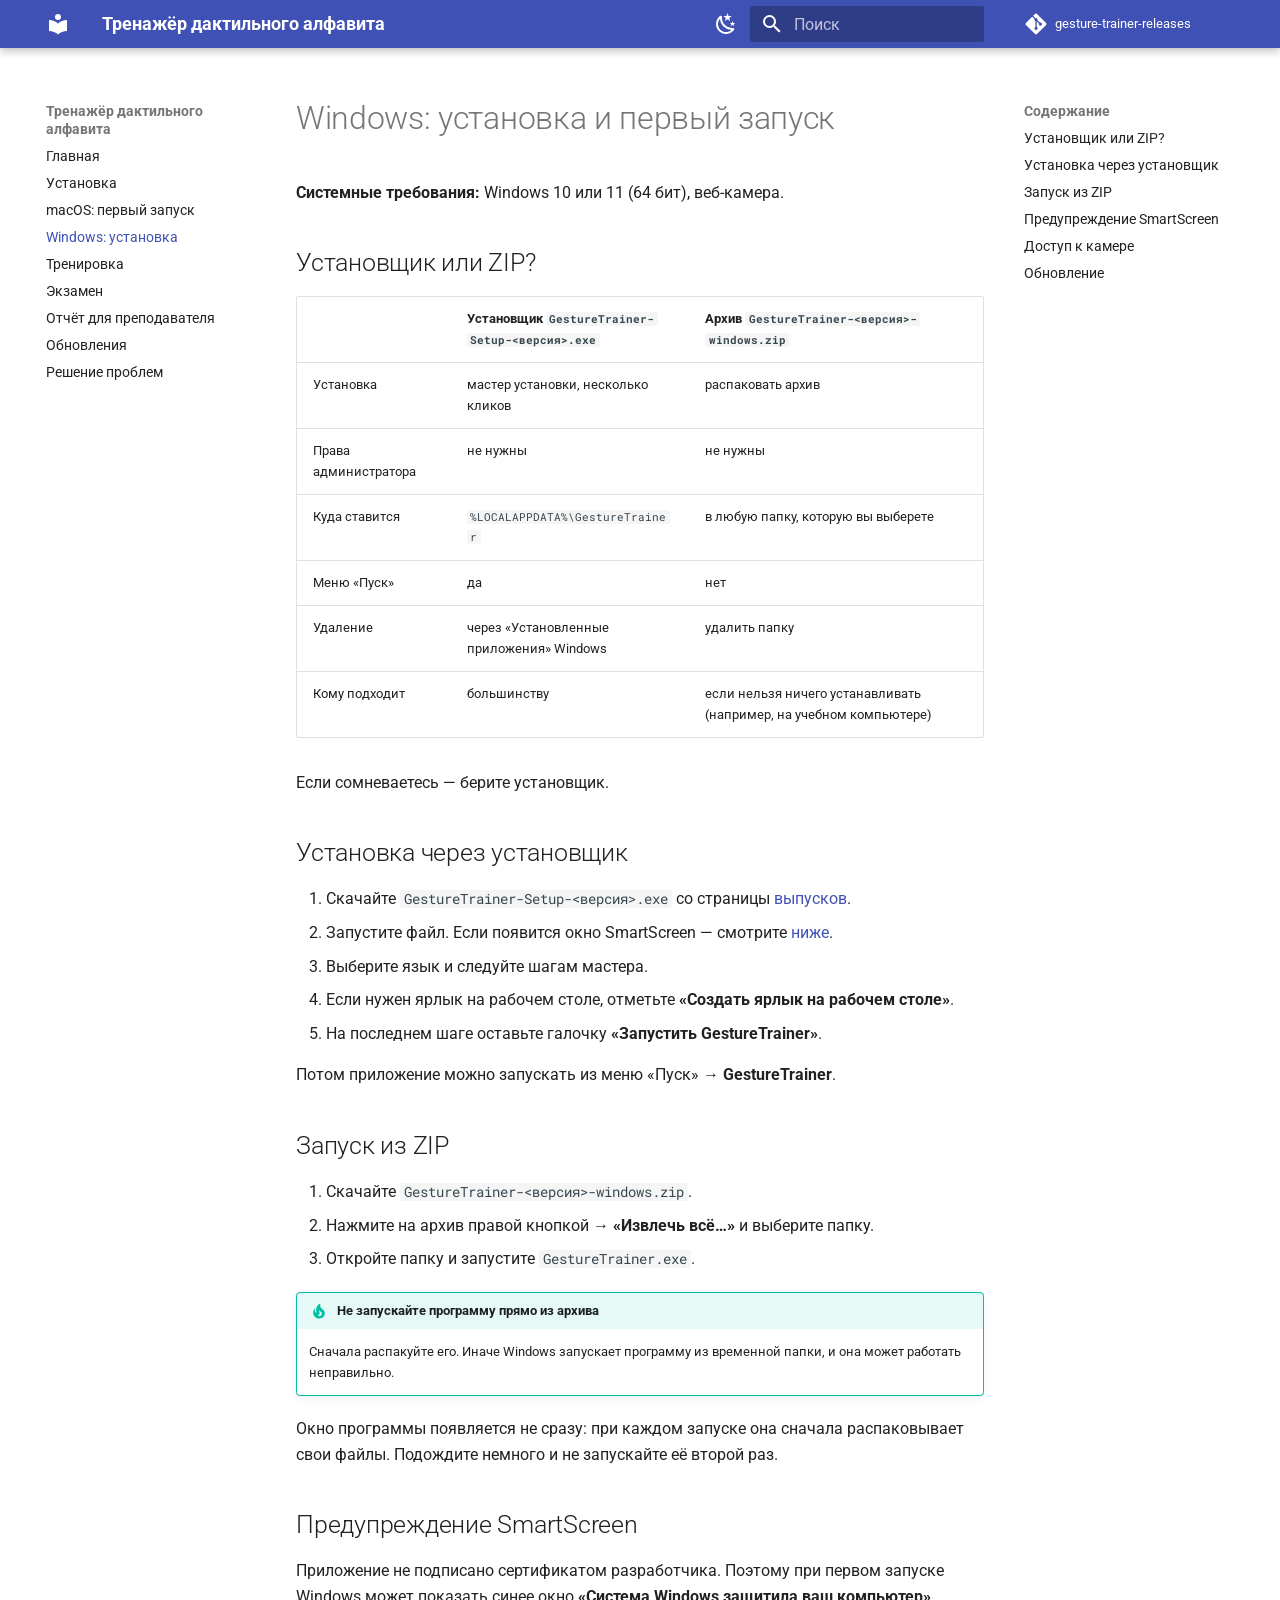
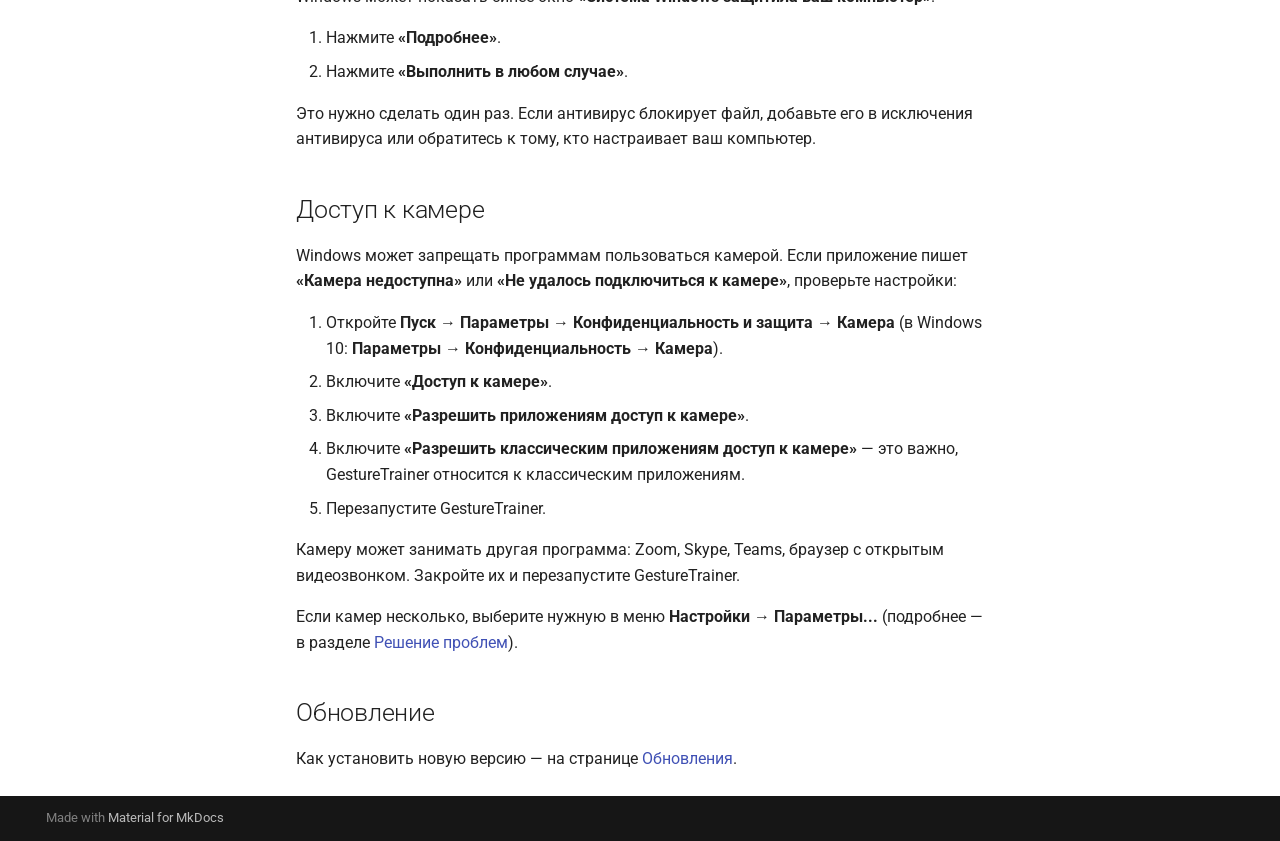
<file: user/windows/index.html>
<!doctype html>
<html lang="ru" class="no-js">
  <head>
    
      <meta charset="utf-8">
      <meta name="viewport" content="width=device-width,initial-scale=1">
      
        <meta name="description" content="Gesture Recognition Trainer — тренажёр русского дактильного алфавита">
      
      
      
        <link rel="canonical" href="https://sserov.github.io/gesture-trainer-releases/user/windows/">
      
      
        <link rel="prev" href="../macos/">
      
      
        <link rel="next" href="../training/">
      
      
        
      
      
      <link rel="icon" href="../../assets/images/favicon.png">
      <meta name="generator" content="mkdocs-1.6.1, mkdocs-material-9.8.0">
    
    
      
        <title>Windows: установка - Тренажёр дактильного алфавита</title>
      
    
    
      <link rel="stylesheet" href="../../assets/stylesheets/main.57a0d79d.min.css">
      
        
        <link rel="stylesheet" href="../../assets/stylesheets/palette.fb2fffe2.min.css">
      
      


    
    
      
    
    
      
        
        
        <link rel="preconnect" href="https://fonts.gstatic.com" crossorigin>
        <link rel="stylesheet" href="https://fonts.googleapis.com/css?family=Roboto:300,300i,400,400i,700,700i%7CRoboto+Mono:400,400i,700,700i&display=fallback">
        <style>:root{--md-text-font:"Roboto";--md-code-font:"Roboto Mono"}</style>
      
    
    
    <script>__md_scope=new URL("../..",location),__md_hash=e=>[...e].reduce(((e,_)=>(e<<5)-e+_.charCodeAt(0)),0),__md_get=(e,_=localStorage,t=__md_scope)=>JSON.parse(_.getItem(t.pathname+"."+e)),__md_set=(e,_,t=localStorage,a=__md_scope)=>{try{t.setItem(a.pathname+"."+e,JSON.stringify(_))}catch(e){}}</script>
    
      

    
    
  </head>
  
  
    
    
      
    
    
    
    
    <body dir="ltr" data-md-color-scheme="default" data-md-color-primary="indigo" data-md-color-accent="indigo">
  
    
    <input class="md-toggle" data-md-toggle="drawer" type="checkbox" id="__drawer" autocomplete="off">
    <input class="md-toggle" data-md-toggle="search" type="checkbox" id="__search" autocomplete="off">
    <label class="md-overlay" for="__drawer"></label>
    <div data-md-component="skip">
      
        
        <a href="#windows" class="md-skip">
          Перейти к содержанию
        </a>
      
    </div>
    <div data-md-component="announce">
      
    </div>
    
    
      

  

<header class="md-header md-header--shadow" data-md-component="header">
  <nav class="md-header__inner md-grid" aria-label="Верхний колонтитул">
    <a href="../.." title="Тренажёр дактильного алфавита" class="md-header__button md-logo" aria-label="Тренажёр дактильного алфавита" data-md-component="logo">
      
  
  <svg xmlns="http://www.w3.org/2000/svg" viewBox="0 0 24 24"><path d="M12 8a3 3 0 0 0 3-3 3 3 0 0 0-3-3 3 3 0 0 0-3 3 3 3 0 0 0 3 3m0 3.54C9.64 9.35 6.5 8 3 8v11c3.5 0 6.64 1.35 9 3.54 2.36-2.19 5.5-3.54 9-3.54V8c-3.5 0-6.64 1.35-9 3.54"/></svg>

    </a>
    <label class="md-header__button md-icon" for="__drawer">
      
      <svg xmlns="http://www.w3.org/2000/svg" viewBox="0 0 24 24"><path d="M3 6h18v2H3zm0 5h18v2H3zm0 5h18v2H3z"/></svg>
    </label>
    <div class="md-header__title" data-md-component="header-title">
      <div class="md-header__ellipsis">
        <div class="md-header__topic">
          <span class="md-ellipsis">
            Тренажёр дактильного алфавита
          </span>
        </div>
        <div class="md-header__topic" data-md-component="header-topic">
          <span class="md-ellipsis">
            
              Windows: установка
            
          </span>
        </div>
      </div>
    </div>
    
      
        <form class="md-header__option" data-md-component="palette">
  
    
    
    
    <input class="md-option" data-md-color-media="(prefers-color-scheme: light)" data-md-color-scheme="default" data-md-color-primary="indigo" data-md-color-accent="indigo"  aria-label="Тёмная тема"  type="radio" name="__palette" id="__palette_0">
    
      <label class="md-header__button md-icon" title="Тёмная тема" for="__palette_1" hidden>
        <svg xmlns="http://www.w3.org/2000/svg" viewBox="0 0 24 24"><path d="m17.75 4.09-2.53 1.94.91 3.06-2.63-1.81-2.63 1.81.91-3.06-2.53-1.94L12.44 4l1.06-3 1.06 3zm3.5 6.91-1.64 1.25.59 1.98-1.7-1.17-1.7 1.17.59-1.98L15.75 11l2.06-.05L18.5 9l.69 1.95zm-2.28 4.95c.83-.08 1.72 1.1 1.19 1.85-.32.45-.66.87-1.08 1.27C15.17 23 8.84 23 4.94 19.07c-3.91-3.9-3.91-10.24 0-14.14.4-.4.82-.76 1.27-1.08.75-.53 1.93.36 1.85 1.19-.27 2.86.69 5.83 2.89 8.02a9.96 9.96 0 0 0 8.02 2.89m-1.64 2.02a12.08 12.08 0 0 1-7.8-3.47c-2.17-2.19-3.33-5-3.49-7.82-2.81 3.14-2.7 7.96.31 10.98 3.02 3.01 7.84 3.12 10.98.31"/></svg>
      </label>
    
  
    
    
    
    <input class="md-option" data-md-color-media="(prefers-color-scheme: dark)" data-md-color-scheme="slate" data-md-color-primary="indigo" data-md-color-accent="indigo"  aria-label="Светлая тема"  type="radio" name="__palette" id="__palette_1">
    
      <label class="md-header__button md-icon" title="Светлая тема" for="__palette_0" hidden>
        <svg xmlns="http://www.w3.org/2000/svg" viewBox="0 0 24 24"><path d="M12 7a5 5 0 0 1 5 5 5 5 0 0 1-5 5 5 5 0 0 1-5-5 5 5 0 0 1 5-5m0 2a3 3 0 0 0-3 3 3 3 0 0 0 3 3 3 3 0 0 0 3-3 3 3 0 0 0-3-3m0-7 2.39 3.42C13.65 5.15 12.84 5 12 5s-1.65.15-2.39.42zM3.34 7l4.16-.35A7.2 7.2 0 0 0 5.94 8.5c-.44.74-.69 1.5-.83 2.29zm.02 10 1.76-3.77a7.131 7.131 0 0 0 2.38 4.14zM20.65 7l-1.77 3.79a7.02 7.02 0 0 0-2.38-4.15zm-.01 10-4.14.36c.59-.51 1.12-1.14 1.54-1.86.42-.73.69-1.5.83-2.29zM12 22l-2.41-3.44c.74.27 1.55.44 2.41.44.82 0 1.63-.17 2.37-.44z"/></svg>
      </label>
    
  
</form>
      
    
    
      <script>var palette=__md_get("__palette");if(palette&&palette.color){if("(prefers-color-scheme)"===palette.color.media){var media=matchMedia("(prefers-color-scheme: light)"),input=document.querySelector(media.matches?"[data-md-color-media='(prefers-color-scheme: light)']":"[data-md-color-media='(prefers-color-scheme: dark)']");palette.color.media=input.getAttribute("data-md-color-media"),palette.color.scheme=input.getAttribute("data-md-color-scheme"),palette.color.primary=input.getAttribute("data-md-color-primary"),palette.color.accent=input.getAttribute("data-md-color-accent")}for(var[key,value]of Object.entries(palette.color))document.body.setAttribute("data-md-color-"+key,value)}</script>
    
    
    
      
      
        <label class="md-header__button md-icon" for="__search">
          
          <svg xmlns="http://www.w3.org/2000/svg" viewBox="0 0 24 24"><path d="M9.5 3A6.5 6.5 0 0 1 16 9.5c0 1.61-.59 3.09-1.56 4.23l.27.27h.79l5 5-1.5 1.5-5-5v-.79l-.27-.27A6.52 6.52 0 0 1 9.5 16 6.5 6.5 0 0 1 3 9.5 6.5 6.5 0 0 1 9.5 3m0 2C7 5 5 7 5 9.5S7 14 9.5 14 14 12 14 9.5 12 5 9.5 5"/></svg>
        </label>
        <div class="md-search" data-md-component="search" role="dialog">
  <label class="md-search__overlay" for="__search"></label>
  <div class="md-search__inner" role="search">
    <form class="md-search__form" name="search">
      <input type="text" class="md-search__input" name="query" aria-label="Поиск" placeholder="Поиск" autocapitalize="off" autocorrect="off" autocomplete="off" spellcheck="false" data-md-component="search-query" required>
      <label class="md-search__icon md-icon" for="__search">
        
        <svg xmlns="http://www.w3.org/2000/svg" viewBox="0 0 24 24"><path d="M9.5 3A6.5 6.5 0 0 1 16 9.5c0 1.61-.59 3.09-1.56 4.23l.27.27h.79l5 5-1.5 1.5-5-5v-.79l-.27-.27A6.52 6.52 0 0 1 9.5 16 6.5 6.5 0 0 1 3 9.5 6.5 6.5 0 0 1 9.5 3m0 2C7 5 5 7 5 9.5S7 14 9.5 14 14 12 14 9.5 12 5 9.5 5"/></svg>
        
        <svg xmlns="http://www.w3.org/2000/svg" viewBox="0 0 24 24"><path d="M20 11v2H8l5.5 5.5-1.42 1.42L4.16 12l7.92-7.92L13.5 5.5 8 11z"/></svg>
      </label>
      <nav class="md-search__options" aria-label="Поиск">
        
        <button type="reset" class="md-search__icon md-icon" title="Очистить" aria-label="Очистить" tabindex="-1">
          
          <svg xmlns="http://www.w3.org/2000/svg" viewBox="0 0 24 24"><path d="M19 6.41 17.59 5 12 10.59 6.41 5 5 6.41 10.59 12 5 17.59 6.41 19 12 13.41 17.59 19 19 17.59 13.41 12z"/></svg>
        </button>
      </nav>
      
        <div class="md-search__suggest" data-md-component="search-suggest"></div>
      
    </form>
    <div class="md-search__output">
      <div class="md-search__scrollwrap" tabindex="0" data-md-scrollfix>
        <div class="md-search-result" data-md-component="search-result">
          <div class="md-search-result__meta">
            Инициализация поиска
          </div>
          <ol class="md-search-result__list" role="presentation"></ol>
        </div>
      </div>
    </div>
  </div>
</div>
      
    
    
      <div class="md-header__source">
        <a href="https://github.com/sserov/gesture-trainer-releases" title="Перейти к репозиторию" class="md-source" data-md-component="source">
  <div class="md-source__icon md-icon">
    
    <svg xmlns="http://www.w3.org/2000/svg" viewBox="0 0 448 512"><!--! Font Awesome Free 7.1.0 by @fontawesome - https://fontawesome.com License - https://fontawesome.com/license/free (Icons: CC BY 4.0, Fonts: SIL OFL 1.1, Code: MIT License) Copyright 2025 Fonticons, Inc.--><path d="M439.6 236.1 244 40.5c-5.4-5.5-12.8-8.5-20.4-8.5s-15 3-20.4 8.4L162.5 81l51.5 51.5c27.1-9.1 52.7 16.8 43.4 43.7l49.7 49.7c34.2-11.8 61.2 31 35.5 56.7-26.5 26.5-70.2-2.9-56-37.3L240.3 199v121.9c25.3 12.5 22.3 41.8 9.1 55-6.4 6.4-15.2 10.1-24.3 10.1s-17.8-3.6-24.3-10.1c-17.6-17.6-11.1-46.9 11.2-56v-123c-20.8-8.5-24.6-30.7-18.6-45L142.6 101 8.5 235.1C3 240.6 0 247.9 0 255.5s3 15 8.5 20.4l195.6 195.7c5.4 5.4 12.7 8.4 20.4 8.4s15-3 20.4-8.4l194.7-194.7c5.4-5.4 8.4-12.8 8.4-20.4s-3-15-8.4-20.4"/></svg>
  </div>
  <div class="md-source__repository">
    gesture-trainer-releases
  </div>
</a>
      </div>
    
  </nav>
  
</header>
    
    <div class="md-container" data-md-component="container">
      
      
        
          
        
      
      <main class="md-main" data-md-component="main">
        <div class="md-main__inner md-grid">
          
            
              
              <div class="md-sidebar md-sidebar--primary" data-md-component="sidebar" data-md-type="navigation" >
                <div class="md-sidebar__scrollwrap">
                  <div class="md-sidebar__inner">
                    



<nav class="md-nav md-nav--primary" aria-label="Навигация" data-md-level="0">
  <label class="md-nav__title" for="__drawer">
    <a href="../.." title="Тренажёр дактильного алфавита" class="md-nav__button md-logo" aria-label="Тренажёр дактильного алфавита" data-md-component="logo">
      
  
  <svg xmlns="http://www.w3.org/2000/svg" viewBox="0 0 24 24"><path d="M12 8a3 3 0 0 0 3-3 3 3 0 0 0-3-3 3 3 0 0 0-3 3 3 3 0 0 0 3 3m0 3.54C9.64 9.35 6.5 8 3 8v11c3.5 0 6.64 1.35 9 3.54 2.36-2.19 5.5-3.54 9-3.54V8c-3.5 0-6.64 1.35-9 3.54"/></svg>

    </a>
    Тренажёр дактильного алфавита
  </label>
  
    <div class="md-nav__source">
      <a href="https://github.com/sserov/gesture-trainer-releases" title="Перейти к репозиторию" class="md-source" data-md-component="source">
  <div class="md-source__icon md-icon">
    
    <svg xmlns="http://www.w3.org/2000/svg" viewBox="0 0 448 512"><!--! Font Awesome Free 7.1.0 by @fontawesome - https://fontawesome.com License - https://fontawesome.com/license/free (Icons: CC BY 4.0, Fonts: SIL OFL 1.1, Code: MIT License) Copyright 2025 Fonticons, Inc.--><path d="M439.6 236.1 244 40.5c-5.4-5.5-12.8-8.5-20.4-8.5s-15 3-20.4 8.4L162.5 81l51.5 51.5c27.1-9.1 52.7 16.8 43.4 43.7l49.7 49.7c34.2-11.8 61.2 31 35.5 56.7-26.5 26.5-70.2-2.9-56-37.3L240.3 199v121.9c25.3 12.5 22.3 41.8 9.1 55-6.4 6.4-15.2 10.1-24.3 10.1s-17.8-3.6-24.3-10.1c-17.6-17.6-11.1-46.9 11.2-56v-123c-20.8-8.5-24.6-30.7-18.6-45L142.6 101 8.5 235.1C3 240.6 0 247.9 0 255.5s3 15 8.5 20.4l195.6 195.7c5.4 5.4 12.7 8.4 20.4 8.4s15-3 20.4-8.4l194.7-194.7c5.4-5.4 8.4-12.8 8.4-20.4s-3-15-8.4-20.4"/></svg>
  </div>
  <div class="md-source__repository">
    gesture-trainer-releases
  </div>
</a>
    </div>
  
  <ul class="md-nav__list" data-md-scrollfix>
    
      
      
  
  
  
  
    <li class="md-nav__item">
      <a href="../.." class="md-nav__link">
        
  
  
  <span class="md-ellipsis">
    
  
    Главная
  

    
  </span>
  
  

      </a>
    </li>
  

    
      
      
  
  
  
  
    <li class="md-nav__item">
      <a href="../install/" class="md-nav__link">
        
  
  
  <span class="md-ellipsis">
    
  
    Установка
  

    
  </span>
  
  

      </a>
    </li>
  

    
      
      
  
  
  
  
    <li class="md-nav__item">
      <a href="../macos/" class="md-nav__link">
        
  
  
  <span class="md-ellipsis">
    
  
    macOS: первый запуск
  

    
  </span>
  
  

      </a>
    </li>
  

    
      
      
  
  
    
  
  
  
    <li class="md-nav__item md-nav__item--active">
      
      <input class="md-nav__toggle md-toggle" type="checkbox" id="__toc">
      
      
        
      
      
        <label class="md-nav__link md-nav__link--active" for="__toc">
          
  
  
  <span class="md-ellipsis">
    
  
    Windows: установка
  

    
  </span>
  
  

          <span class="md-nav__icon md-icon"></span>
        </label>
      
      <a href="./" class="md-nav__link md-nav__link--active">
        
  
  
  <span class="md-ellipsis">
    
  
    Windows: установка
  

    
  </span>
  
  

      </a>
      
        

<nav class="md-nav md-nav--secondary" aria-label="Содержание">
  
  
  
    
  
  
    <label class="md-nav__title" for="__toc">
      <span class="md-nav__icon md-icon"></span>
      Содержание
    </label>
    <ul class="md-nav__list" data-md-component="toc" data-md-scrollfix>
      
        <li class="md-nav__item">
  <a href="#zip" class="md-nav__link">
    <span class="md-ellipsis">
      
        Установщик или ZIP?
      
    </span>
  </a>
  
</li>
      
        <li class="md-nav__item">
  <a href="#_1" class="md-nav__link">
    <span class="md-ellipsis">
      
        Установка через установщик
      
    </span>
  </a>
  
</li>
      
        <li class="md-nav__item">
  <a href="#zip_1" class="md-nav__link">
    <span class="md-ellipsis">
      
        Запуск из ZIP
      
    </span>
  </a>
  
</li>
      
        <li class="md-nav__item">
  <a href="#smartscreen" class="md-nav__link">
    <span class="md-ellipsis">
      
        Предупреждение SmartScreen
      
    </span>
  </a>
  
</li>
      
        <li class="md-nav__item">
  <a href="#camera" class="md-nav__link">
    <span class="md-ellipsis">
      
        Доступ к камере
      
    </span>
  </a>
  
</li>
      
        <li class="md-nav__item">
  <a href="#_2" class="md-nav__link">
    <span class="md-ellipsis">
      
        Обновление
      
    </span>
  </a>
  
</li>
      
    </ul>
  
</nav>
      
    </li>
  

    
      
      
  
  
  
  
    <li class="md-nav__item">
      <a href="../training/" class="md-nav__link">
        
  
  
  <span class="md-ellipsis">
    
  
    Тренировка
  

    
  </span>
  
  

      </a>
    </li>
  

    
      
      
  
  
  
  
    <li class="md-nav__item">
      <a href="../exam/" class="md-nav__link">
        
  
  
  <span class="md-ellipsis">
    
  
    Экзамен
  

    
  </span>
  
  

      </a>
    </li>
  

    
      
      
  
  
  
  
    <li class="md-nav__item">
      <a href="../teacher-report/" class="md-nav__link">
        
  
  
  <span class="md-ellipsis">
    
  
    Отчёт для преподавателя
  

    
  </span>
  
  

      </a>
    </li>
  

    
      
      
  
  
  
  
    <li class="md-nav__item">
      <a href="../updates/" class="md-nav__link">
        
  
  
  <span class="md-ellipsis">
    
  
    Обновления
  

    
  </span>
  
  

      </a>
    </li>
  

    
      
      
  
  
  
  
    <li class="md-nav__item">
      <a href="../troubleshooting/" class="md-nav__link">
        
  
  
  <span class="md-ellipsis">
    
  
    Решение проблем
  

    
  </span>
  
  

      </a>
    </li>
  

    
  </ul>
</nav>
                  </div>
                </div>
              </div>
            
            
              
              <div class="md-sidebar md-sidebar--secondary" data-md-component="sidebar" data-md-type="toc" >
                <div class="md-sidebar__scrollwrap">
                  <div class="md-sidebar__inner">
                    

<nav class="md-nav md-nav--secondary" aria-label="Содержание">
  
  
  
    
  
  
    <label class="md-nav__title" for="__toc">
      <span class="md-nav__icon md-icon"></span>
      Содержание
    </label>
    <ul class="md-nav__list" data-md-component="toc" data-md-scrollfix>
      
        <li class="md-nav__item">
  <a href="#zip" class="md-nav__link">
    <span class="md-ellipsis">
      
        Установщик или ZIP?
      
    </span>
  </a>
  
</li>
      
        <li class="md-nav__item">
  <a href="#_1" class="md-nav__link">
    <span class="md-ellipsis">
      
        Установка через установщик
      
    </span>
  </a>
  
</li>
      
        <li class="md-nav__item">
  <a href="#zip_1" class="md-nav__link">
    <span class="md-ellipsis">
      
        Запуск из ZIP
      
    </span>
  </a>
  
</li>
      
        <li class="md-nav__item">
  <a href="#smartscreen" class="md-nav__link">
    <span class="md-ellipsis">
      
        Предупреждение SmartScreen
      
    </span>
  </a>
  
</li>
      
        <li class="md-nav__item">
  <a href="#camera" class="md-nav__link">
    <span class="md-ellipsis">
      
        Доступ к камере
      
    </span>
  </a>
  
</li>
      
        <li class="md-nav__item">
  <a href="#_2" class="md-nav__link">
    <span class="md-ellipsis">
      
        Обновление
      
    </span>
  </a>
  
</li>
      
    </ul>
  
</nav>
                  </div>
                </div>
              </div>
            
          
          
            <div class="md-content" data-md-component="content">
              
              <article class="md-content__inner md-typeset">
                
                  



<h1 id="windows">Windows: установка и первый запуск<a class="headerlink" href="#windows" title="Permanent link">&para;</a></h1>
<p><strong>Системные требования:</strong> Windows 10 или 11 (64 бит), веб-камера.</p>
<h2 id="zip">Установщик или ZIP?<a class="headerlink" href="#zip" title="Permanent link">&para;</a></h2>
<table>
<thead>
<tr>
<th></th>
<th>Установщик <code>GestureTrainer-Setup-&lt;версия&gt;.exe</code></th>
<th>Архив <code>GestureTrainer-&lt;версия&gt;-windows.zip</code></th>
</tr>
</thead>
<tbody>
<tr>
<td>Установка</td>
<td>мастер установки, несколько кликов</td>
<td>распаковать архив</td>
</tr>
<tr>
<td>Права администратора</td>
<td>не нужны</td>
<td>не нужны</td>
</tr>
<tr>
<td>Куда ставится</td>
<td><code>%LOCALAPPDATA%\GestureTrainer</code></td>
<td>в любую папку, которую вы выберете</td>
</tr>
<tr>
<td>Меню «Пуск»</td>
<td>да</td>
<td>нет</td>
</tr>
<tr>
<td>Удаление</td>
<td>через «Установленные приложения» Windows</td>
<td>удалить папку</td>
</tr>
<tr>
<td>Кому подходит</td>
<td>большинству</td>
<td>если нельзя ничего устанавливать (например, на учебном компьютере)</td>
</tr>
</tbody>
</table>
<p>Если сомневаетесь — берите установщик.</p>
<h2 id="_1">Установка через установщик<a class="headerlink" href="#_1" title="Permanent link">&para;</a></h2>
<ol>
<li>Скачайте <code>GestureTrainer-Setup-&lt;версия&gt;.exe</code> со страницы
   <a href="https://github.com/sserov/gesture-trainer-releases/releases/latest">выпусков</a>.</li>
<li>Запустите файл. Если появится окно SmartScreen — смотрите
   <a href="#smartscreen">ниже</a>.</li>
<li>Выберите язык и следуйте шагам мастера.</li>
<li>Если нужен ярлык на рабочем столе, отметьте <strong>«Создать ярлык на рабочем столе»</strong>.</li>
<li>На последнем шаге оставьте галочку <strong>«Запустить GestureTrainer»</strong>.</li>
</ol>
<p>Потом приложение можно запускать из меню «Пуск» → <strong>GestureTrainer</strong>.</p>
<h2 id="zip_1">Запуск из ZIP<a class="headerlink" href="#zip_1" title="Permanent link">&para;</a></h2>
<ol>
<li>Скачайте <code>GestureTrainer-&lt;версия&gt;-windows.zip</code>.</li>
<li>Нажмите на архив правой кнопкой → <strong>«Извлечь всё…»</strong> и выберите папку.</li>
<li>Откройте папку и запустите <code>GestureTrainer.exe</code>.</li>
</ol>
<div class="admonition tip">
<p class="admonition-title">Не запускайте программу прямо из архива</p>
<p>Сначала распакуйте его. Иначе Windows запускает программу из временной папки,
и она может работать неправильно.</p>
</div>
<p>Окно программы появляется не сразу: при каждом запуске она сначала распаковывает
свои файлы. Подождите немного и не запускайте её второй раз.</p>
<h2 id="smartscreen">Предупреждение SmartScreen<a class="headerlink" href="#smartscreen" title="Permanent link">&para;</a></h2>
<p>Приложение не подписано сертификатом разработчика. Поэтому при первом запуске
Windows может показать синее окно <strong>«Система Windows защитила ваш компьютер»</strong>.</p>
<ol>
<li>Нажмите <strong>«Подробнее»</strong>.</li>
<li>Нажмите <strong>«Выполнить в любом случае»</strong>.</li>
</ol>
<p>Это нужно сделать один раз. Если антивирус блокирует файл, добавьте его
в исключения антивируса или обратитесь к тому, кто настраивает ваш компьютер.</p>
<h2 id="camera">Доступ к камере<a class="headerlink" href="#camera" title="Permanent link">&para;</a></h2>
<p>Windows может запрещать программам пользоваться камерой. Если приложение пишет
<strong>«Камера недоступна»</strong> или <strong>«Не удалось подключиться к камере»</strong>, проверьте
настройки:</p>
<ol>
<li>Откройте <strong>Пуск → Параметры → Конфиденциальность и защита → Камера</strong>
   (в Windows 10: <strong>Параметры → Конфиденциальность → Камера</strong>).</li>
<li>Включите <strong>«Доступ к камере»</strong>.</li>
<li>Включите <strong>«Разрешить приложениям доступ к камере»</strong>.</li>
<li>Включите <strong>«Разрешить классическим приложениям доступ к камере»</strong> — это
   важно, GestureTrainer относится к классическим приложениям.</li>
<li>Перезапустите GestureTrainer.</li>
</ol>
<p>Камеру может занимать другая программа: Zoom, Skype, Teams, браузер с открытым
видеозвонком. Закройте их и перезапустите GestureTrainer.</p>
<p>Если камер несколько, выберите нужную в меню <strong>Настройки → Параметры...</strong>
(подробнее — в разделе <a href="../troubleshooting/#camera">Решение проблем</a>).</p>
<h2 id="_2">Обновление<a class="headerlink" href="#_2" title="Permanent link">&para;</a></h2>
<p>Как установить новую версию — на странице <a href="../updates/#windows">Обновления</a>.</p>












                
              </article>
            </div>
          
          
<script>var target=document.getElementById(location.hash.slice(1));target&&target.name&&(target.checked=target.name.startsWith("__tabbed_"))</script>
        </div>
        
          <button type="button" class="md-top md-icon" data-md-component="top" hidden>
  
  <svg xmlns="http://www.w3.org/2000/svg" viewBox="0 0 24 24"><path d="M13 20h-2V8l-5.5 5.5-1.42-1.42L12 4.16l7.92 7.92-1.42 1.42L13 8z"/></svg>
  К началу
</button>
        
      </main>
      
        <footer class="md-footer">
  
  <div class="md-footer-meta md-typeset">
    <div class="md-footer-meta__inner md-grid">
      <div class="md-copyright">
  
  
    Made with
    <a href="https://squidfunk.github.io/mkdocs-material/" target="_blank" rel="noopener">
      Material for MkDocs
    </a>
  
</div>
      
    </div>
  </div>
</footer>
      
    </div>
    <div class="md-dialog" data-md-component="dialog">
      <div class="md-dialog__inner md-typeset"></div>
    </div>
    
    
    
      
      
      <script id="__config" type="application/json">{"annotate": null, "base": "../..", "features": ["navigation.top", "search.suggest", "content.code.copy"], "search": "../../assets/javascripts/workers/search.a7633da7.min.js", "tags": null, "translations": {"clipboard.copied": "\u0421\u043a\u043e\u043f\u0438\u0440\u043e\u0432\u0430\u043d\u043e \u0432 \u0431\u0443\u0444\u0435\u0440", "clipboard.copy": "\u041a\u043e\u043f\u0438\u0440\u043e\u0432\u0430\u0442\u044c \u0432 \u0431\u0443\u0444\u0435\u0440", "search.result.more.one": "\u0415\u0449\u0451 1 \u043d\u0430 \u044d\u0442\u043e\u0439 \u0441\u0442\u0440\u0430\u043d\u0438\u0446\u0435", "search.result.more.other": "\u0415\u0449\u0451 # \u043d\u0430 \u044d\u0442\u043e\u0439 \u0441\u0442\u0440\u0430\u043d\u0438\u0446\u0435", "search.result.none": "\u0421\u043e\u0432\u043f\u0430\u0434\u0435\u043d\u0438\u0439 \u043d\u0435 \u043d\u0430\u0439\u0434\u0435\u043d\u043e", "search.result.one": "\u041d\u0430\u0439\u0434\u0435\u043d\u043e 1 \u0441\u043e\u0432\u043f\u0430\u0434\u0435\u043d\u0438\u0435", "search.result.other": "\u041d\u0430\u0439\u0434\u0435\u043d\u043e \u0441\u043e\u0432\u043f\u0430\u0434\u0435\u043d\u0438\u0439: #", "search.result.placeholder": "\u041d\u0430\u0447\u043d\u0438\u0442\u0435 \u043f\u0435\u0447\u0430\u0442\u0430\u0442\u044c \u0434\u043b\u044f \u043f\u043e\u0438\u0441\u043a\u0430", "search.result.term.missing": "\u041e\u0442\u0441\u0443\u0442\u0441\u0442\u0432\u0443\u0435\u0442", "select.version": "\u0412\u044b\u0431\u0435\u0440\u0438\u0442\u0435 \u0432\u0435\u0440\u0441\u0438\u044e"}, "version": null}</script>
    
    
      <script src="../../assets/javascripts/bundle.c21346df.min.js"></script>
      
    
  </body>
</html>
</file>
<file: assets/landing/landing.css>
/* Landing page of the public user site (#316): quiet frosted-glass panels over a soft colour
   field, one centred column. Everything is scoped to .gt-home, so the documentation pages are
   unaffected. Sizes are in px: Material scales rem. */

.gt-home {
  --gt-field: #edf2f9;
  --gt-glow-1: #b9d0f0;
  --gt-glow-2: #c3e6df;
  --gt-glass: rgba(255, 255, 255, 0.6);
  --gt-glass-edge: rgba(255, 255, 255, 0.9);
  --gt-shadow: 0 8px 30px rgba(40, 60, 110, 0.08);
  --gt-ink: #1b2640;
  --gt-muted: #4d5a72;
  --gt-accent: #2f5fa8;
  --gt-accent-ink: #ffffff;
  --gt-button-edge: rgba(27, 38, 64, 0.16);

  position: relative;
  isolation: isolate;
  overflow: hidden;
  padding: 48px 16px 64px;
  background: var(--gt-field);
  color: var(--gt-ink);
  font-family: "Golos Text", var(--md-text-font-family), sans-serif;
  font-size: 17px;
  line-height: 1.55;
}

[data-md-color-scheme="slate"] .gt-home {
  --gt-field: #131c2e;
  --gt-glow-1: #2c4a7c;
  --gt-glow-2: #1f5a58;
  --gt-glass: rgba(255, 255, 255, 0.06);
  --gt-glass-edge: rgba(255, 255, 255, 0.14);
  --gt-shadow: 0 8px 30px rgba(0, 0, 0, 0.25);
  --gt-ink: #e8edf6;
  --gt-muted: #a7b2c5;
  --gt-accent: #6fa3e6;
  --gt-accent-ink: #131c2e;
  --gt-button-edge: rgba(255, 255, 255, 0.2);
}

/* What the glass blurs: two soft lights */
.gt-field {
  position: absolute;
  inset: 0;
  z-index: -1;
  background:
    radial-gradient(640px 480px at 20% 12%, var(--gt-glow-1), transparent 70%),
    radial-gradient(640px 520px at 80% 60%, var(--gt-glow-2), transparent 70%);
  opacity: 0.7;
}

/* One column: every panel has the same width and is centred */
.gt-home > section,
.gt-home > nav {
  max-width: 880px;
  margin: 0 auto 24px;
}

.gt-glass {
  background: var(--gt-glass);
  border: 1px solid var(--gt-glass-edge);
  border-radius: 16px;
  box-shadow: var(--gt-shadow);
  padding: 32px 36px;
  -webkit-backdrop-filter: blur(18px) saturate(130%);
  backdrop-filter: blur(18px) saturate(130%);
}

.gt-home h1,
.gt-home h2 {
  color: var(--gt-ink);
  font-weight: 600;
  letter-spacing: normal;
  margin: 0 0 12px;
}

.gt-home h1 {
  font-size: 34px;
  line-height: 1.2;
}

.gt-home h2 {
  font-size: 21px;
  line-height: 1.3;
}

.gt-home p {
  margin: 0 0 12px;
}

.gt-home a {
  color: var(--gt-accent);
}

.gt-home a:focus-visible {
  outline: 3px solid var(--gt-accent);
  outline-offset: 3px;
}

.gt-lead {
  max-width: 620px;
  color: var(--gt-muted);
}

.gt-note {
  font-size: 15px;
  color: var(--gt-muted);
  margin: 0 !important;
}

.gt-downloads {
  display: flex;
  flex-wrap: wrap;
  gap: 12px;
  margin: 24px 0 16px;
}

.gt-button {
  display: inline-block;
  padding: 11px 20px;
  border-radius: 10px;
  border: 1px solid var(--gt-button-edge);
  background: var(--gt-glass);
  color: var(--gt-ink) !important;
  font-weight: 500;
  text-decoration: none;
}

.gt-button--primary {
  background: var(--gt-accent);
  border-color: var(--gt-accent);
  color: var(--gt-accent-ink) !important;
}

/* The alphabet in one block, quietly */
.gt-letters {
  display: grid;
  grid-template-columns: repeat(11, 1fr);
  gap: 8px;
  margin-bottom: 16px;
}

.gt-letters span {
  display: grid;
  place-items: center;
  height: 44px;
  border-radius: 8px;
  border: 1px solid var(--gt-glass-edge);
  background: var(--gt-glass);
  font-size: 18px;
  font-weight: 500;
}

.gt-steps ol {
  margin: 0;
  padding-left: 22px;
}

.gt-steps li {
  margin-bottom: 6px;
}

.gt-audience {
  display: grid;
  grid-template-columns: repeat(2, minmax(0, 1fr));
  gap: 24px;
}

.gt-audience p {
  color: var(--gt-muted);
}

.gt-docs ul {
  display: grid;
  grid-template-columns: repeat(3, minmax(0, 1fr));
  gap: 8px 24px;
  margin: 0;
  padding: 0;
  list-style: none;
}

.gt-docs li {
  margin: 0;
}

/* The landing replaces the page body: no empty main area above the footer */
.md-container:has(.gt-home) .md-main {
  display: none;
}

@media (max-width: 720px) {
  .gt-home {
    padding-top: 24px;
  }

  .gt-glass {
    padding: 24px 20px;
  }

  .gt-home h1 {
    font-size: 27px;
  }

  .gt-letters {
    grid-template-columns: repeat(6, 1fr);
    gap: 6px;
  }

  .gt-audience,
  .gt-docs ul {
    grid-template-columns: minmax(0, 1fr);
  }
}
</file>
<file: assets/stylesheets/main.57a0d79d.min.css>
@charset "UTF-8";html{box-sizing:border-box;-webkit-text-size-adjust:none;-moz-text-size-adjust:none;text-size-adjust:none}*,:after,:before{box-sizing:inherit}@media(prefers-reduced-motion){*,:after,:before{transition:none!important}}body{margin:0;-webkit-font-smoothing:antialiased;-moz-osx-font-smoothing:grayscale;--md-text-font-family:var(--md-text-font, _),
    -apple-system, BlinkMacSystemFont, Helvetica, Arial, sans-serif;--md-code-font-family:var(--md-code-font, _),
    SFMono-Regular, Consolas, Menlo, monospace}.md-typeset code:not(.focus-visible),a,button,input,label{-webkit-tap-highlight-color:transparent}a{color:inherit;text-decoration:none}hr{box-sizing:initial;display:block;height:.05rem;padding:0;overflow:visible;border:0}small{font-size:80%}sub,sup{line-height:1em}img{border-style:none}table{border-spacing:0;border-collapse:initial}td,th{font-weight:400;vertical-align:top}button{padding:0;margin:0;font-family:inherit;font-size:inherit;background:#0000;border:0}input{border:0;outline:none}:root{--md-primary-fg-color:#4051b5;--md-primary-fg-color--light:#5d6cc0;--md-primary-fg-color--dark:#303fa1;--md-primary-bg-color:#fff;--md-primary-bg-color--light:#ffffffb3;--md-accent-fg-color:#526cfe;--md-accent-fg-color--transparent:#526cfe1a;--md-accent-bg-color:#fff;--md-accent-bg-color--light:#ffffffb3;--md-typeset-table-sort-icon:url("data:image/svg+xml;charset=utf-8,<svg xmlns='http://www.w3.org/2000/svg' viewBox='0 0 24 24'><path d='m18 21-4-4h3V7h-3l4-4 4 4h-3v10h3M2 19v-2h10v2M2 13v-2h7v2M2 7V5h4v2z'/></svg>");--md-typeset-table-sort-icon--asc:url("data:image/svg+xml;charset=utf-8,<svg xmlns='http://www.w3.org/2000/svg' viewBox='0 0 24 24'><path d='M19 17h3l-4 4-4-4h3V3h2M2 17h10v2H2M6 5v2H2V5m0 6h7v2H2z'/></svg>");--md-typeset-table-sort-icon--desc:url("data:image/svg+xml;charset=utf-8,<svg xmlns='http://www.w3.org/2000/svg' viewBox='0 0 24 24'><path d='M19 7h3l-4-4-4 4h3v14h2M2 17h10v2H2M6 5v2H2V5m0 6h7v2H2z'/></svg>")}[data-md-color-scheme=default]{color-scheme:light}[data-md-color-scheme=default] img[src$="#gh-dark-mode-only"],[data-md-color-scheme=default] img[src$="#only-dark"]{display:none}:root,[data-md-color-scheme=default]{--md-hue:225deg;--md-default-fg-color:#000000de;--md-default-fg-color--light:#0000008a;--md-default-fg-color--lighter:#00000052;--md-default-fg-color--lightest:#00000012;--md-default-bg-color:#fff;--md-default-bg-color--light:#ffffffb3;--md-default-bg-color--lighter:#ffffff4d;--md-default-bg-color--lightest:#ffffff1f;--md-code-fg-color:#36464e;--md-code-bg-color:#f5f5f5;--md-code-bg-color--light:#f5f5f5b3;--md-code-bg-color--lighter:#f5f5f54d;--md-code-hl-color:#4287ff;--md-code-hl-color--light:#4287ff1a;--md-code-hl-number-color:#d52a2a;--md-code-hl-special-color:#db1457;--md-code-hl-function-color:#a846b9;--md-code-hl-constant-color:#6e59d9;--md-code-hl-keyword-color:#3f6ec6;--md-code-hl-string-color:#1c7d4d;--md-code-hl-name-color:var(--md-code-fg-color);--md-code-hl-operator-color:var(--md-default-fg-color--light);--md-code-hl-punctuation-color:var(--md-default-fg-color--light);--md-code-hl-comment-color:var(--md-default-fg-color--light);--md-code-hl-generic-color:var(--md-default-fg-color--light);--md-code-hl-variable-color:var(--md-default-fg-color--light);--md-typeset-color:var(--md-default-fg-color);--md-typeset-a-color:var(--md-primary-fg-color);--md-typeset-del-color:#f5503d26;--md-typeset-ins-color:#0bd57026;--md-typeset-kbd-color:#fafafa;--md-typeset-kbd-accent-color:#fff;--md-typeset-kbd-border-color:#b8b8b8;--md-typeset-mark-color:#ffff0080;--md-typeset-table-color:#0000001f;--md-typeset-table-color--light:#00000009;--md-admonition-fg-color:var(--md-default-fg-color);--md-admonition-bg-color:var(--md-default-bg-color);--md-warning-fg-color:#000000de;--md-warning-bg-color:#ff9;--md-footer-fg-color:#fff;--md-footer-fg-color--light:#ffffffb3;--md-footer-fg-color--lighter:#ffffff73;--md-footer-bg-color:#000000de;--md-footer-bg-color--dark:#00000052;--md-shadow-z1:0 0.2rem 0.5rem #0000000d,
    0 0 0.05rem #0000001a;--md-shadow-z2:0 0.2rem 0.5rem #0000001a,
    0 0 0.05rem #00000040;--md-shadow-z3:0 0.2rem 0.5rem #0003,
    0 0 0.05rem #00000059}.md-icon svg{display:block;width:1.2rem;height:1.2rem;fill:currentcolor}aside,body,input{font-family:var(--md-text-font-family);font-feature-settings:"kern","liga";color:var(--md-typeset-color)}code,kbd,pre{font-family:var(--md-code-font-family);font-feature-settings:"kern"}.md-typeset{font-size:.8rem;line-height:1.6;overflow-wrap:break-word;-webkit-print-color-adjust:exact;color-adjust:exact}@media print{.md-typeset{font-size:.68rem}.md-typeset code,.md-typeset kbd,.md-typeset pre{white-space:pre-wrap}}.md-typeset blockquote,.md-typeset dl,.md-typeset figure,.md-typeset ol,.md-typeset pre,.md-typeset ul{margin-top:1em;margin-bottom:1em}.md-typeset h1{margin:0 0 1.25em;font-size:2em;line-height:1.3;color:var(--md-default-fg-color--light)}.md-typeset h1,.md-typeset h2{font-weight:300;letter-spacing:-.01em}.md-typeset h2{margin:1.6em 0 .64em;font-size:1.5625em;line-height:1.4}.md-typeset h3{margin:1.6em 0 .8em;font-size:1.25em;font-weight:400;line-height:1.5;letter-spacing:-.01em}.md-typeset h2+h3{margin-top:.8em}.md-typeset h4{margin:1em 0;font-weight:700;letter-spacing:-.01em}.md-typeset h5,.md-typeset h6{margin:1.25em 0;font-size:.8em;font-weight:700;color:var(--md-default-fg-color--light);letter-spacing:-.01em}.md-typeset h5{text-transform:uppercase}.md-typeset h5 code{text-transform:none}.md-typeset hr{display:flow-root;margin:1.5em 0;border-bottom:.05rem solid var(--md-default-fg-color--lightest)}.md-typeset a{color:var(--md-typeset-a-color);word-break:break-word}.md-typeset a,.md-typeset a:before{transition:color 125ms}.md-typeset a:focus,.md-typeset a:hover{color:var(--md-accent-fg-color)}.md-typeset a:focus code,.md-typeset a:hover code{color:var(--md-accent-fg-color);background-color:var(--md-accent-fg-color--transparent)}.md-typeset a code{color:var(--md-typeset-a-color)}.md-typeset a.focus-visible{outline-color:var(--md-accent-fg-color);outline-offset:.2rem}.md-typeset code,.md-typeset kbd,.md-typeset pre{font-variant-ligatures:none;color:var(--md-code-fg-color);direction:ltr;transition:background-color 125ms}.md-typeset code{padding:0 .2941176471em;font-size:.85em;word-break:break-word;background-color:var(--md-code-bg-color);border-radius:.1rem;-webkit-box-decoration-break:clone;box-decoration-break:clone;transition:color 125ms,background-color 125ms}.md-typeset code:not(.focus-visible){outline:none}.md-typeset pre{position:relative;display:flow-root;line-height:1.4}.md-typeset pre>code{display:block;padding:.7720588235em 1.1764705882em;margin:0;overflow:auto;word-break:normal;touch-action:auto;scrollbar-color:var(--md-default-fg-color--lighter) #0000;scrollbar-width:thin;outline-color:var(--md-accent-fg-color);box-shadow:none;-webkit-box-decoration-break:slice;box-decoration-break:slice}.md-typeset pre>code:hover{scrollbar-color:var(--md-accent-fg-color) #0000}.md-typeset pre>code::-webkit-scrollbar{width:.2rem;height:.2rem}.md-typeset pre>code::-webkit-scrollbar-thumb{background-color:var(--md-default-fg-color--lighter)}.md-typeset pre>code::-webkit-scrollbar-thumb:hover{background-color:var(--md-accent-fg-color)}.md-typeset kbd{display:inline-block;padding:0 .6666666667em;font-size:.75em;color:var(--md-default-fg-color);word-break:break-word;vertical-align:text-top;background-color:var(--md-typeset-kbd-color);border-radius:.1rem;box-shadow:0 .1rem 0 .05rem var(--md-typeset-kbd-border-color),0 .1rem 0 var(--md-typeset-kbd-border-color),0 -.1rem .2rem var(--md-typeset-kbd-accent-color) inset}.md-typeset mark{color:inherit;word-break:break-word;background-color:var(--md-typeset-mark-color);-webkit-box-decoration-break:clone;box-decoration-break:clone}.md-typeset abbr{text-decoration:none;cursor:help}.md-typeset [data-preview],.md-typeset abbr{border-bottom:.05rem dotted var(--md-default-fg-color--light)}.md-typeset small{opacity:.75}[dir=ltr] .md-typeset sub,[dir=ltr] .md-typeset sup{margin-left:.078125em}[dir=rtl] .md-typeset sub,[dir=rtl] .md-typeset sup{margin-right:.078125em}[dir=ltr] .md-typeset blockquote{padding-left:.6rem;border-left:.2rem solid var(--md-default-fg-color--lighter)}[dir=rtl] .md-typeset blockquote{padding-right:.6rem;border-right:.2rem solid var(--md-default-fg-color--lighter)}.md-typeset blockquote{margin-left:0;margin-right:0;color:var(--md-default-fg-color--light)}.md-typeset ul{list-style-type:disc}.md-typeset ul[type]{list-style-type:revert-layer}[dir=ltr] .md-typeset ol,[dir=ltr] .md-typeset ol li ol,[dir=ltr] .md-typeset ol li ul,[dir=ltr] .md-typeset ul,[dir=ltr] .md-typeset ul li ol,[dir=ltr] .md-typeset ul li ul{margin-left:.625em}[dir=rtl] .md-typeset ol,[dir=rtl] .md-typeset ol li ol,[dir=rtl] .md-typeset ol li ul,[dir=rtl] .md-typeset ul,[dir=rtl] .md-typeset ul li ol,[dir=rtl] .md-typeset ul li ul{margin-right:.625em}.md-typeset ol,.md-typeset ul{padding:0}.md-typeset ol:not([hidden]),.md-typeset ul:not([hidden]){display:flow-root}.md-typeset ol ol,.md-typeset ul ol{list-style-type:lower-alpha}.md-typeset ol ol ol,.md-typeset ul ol ol{list-style-type:lower-roman}.md-typeset ol ol ol ol,.md-typeset ul ol ol ol{list-style-type:upper-alpha}.md-typeset ol ol ol ol ol,.md-typeset ul ol ol ol ol{list-style-type:upper-roman}.md-typeset ol[type],.md-typeset ul[type]{list-style-type:revert-layer}[dir=ltr] .md-typeset ol li,[dir=ltr] .md-typeset ul li{margin-left:1.25em}[dir=rtl] .md-typeset ol li,[dir=rtl] .md-typeset ul li{margin-right:1.25em}.md-typeset ol li,.md-typeset ul li{margin-bottom:.5em}.md-typeset ol li blockquote,.md-typeset ol li p,.md-typeset ul li blockquote,.md-typeset ul li p{margin:.5em 0}.md-typeset ol li:last-child,.md-typeset ul li:last-child{margin-bottom:0}.md-typeset ol li ol,.md-typeset ol li ul,.md-typeset ul li ol,.md-typeset ul li ul{margin-top:.5em;margin-bottom:.5em}[dir=ltr] .md-typeset dd{margin-left:1.875em}[dir=rtl] .md-typeset dd{margin-right:1.875em}.md-typeset dd{margin-top:1em;margin-bottom:1.5em}.md-typeset img,.md-typeset svg,.md-typeset video{max-width:100%;height:auto}.md-typeset img[align=left]{margin:1em 1em 1em 0}.md-typeset img[align=right]{margin:1em 0 1em 1em}.md-typeset img[align]:only-child{margin-top:0}.md-typeset figure{display:flow-root;width:fit-content;max-width:100%;margin:1em auto;text-align:center}.md-typeset figure img{display:block;margin:0 auto}.md-typeset figcaption{max-width:24rem;margin:1em auto;font-style:italic}.md-typeset iframe{max-width:100%}.md-typeset table:not([class]){display:inline-block;max-width:100%;overflow:auto;font-size:.64rem;touch-action:auto;background-color:var(--md-default-bg-color);border:.05rem solid var(--md-typeset-table-color);border-radius:.1rem}@media print{.md-typeset table:not([class]){display:table}}.md-typeset table:not([class])+*{margin-top:1.5em}.md-typeset table:not([class]) td>:first-child,.md-typeset table:not([class]) th>:first-child{margin-top:0}.md-typeset table:not([class]) td>:last-child,.md-typeset table:not([class]) th>:last-child{margin-bottom:0}.md-typeset table:not([class]) td:not([align]),.md-typeset table:not([class]) th:not([align]){text-align:left}[dir=rtl] .md-typeset table:not([class]) td:not([align]),[dir=rtl] .md-typeset table:not([class]) th:not([align]){text-align:right}.md-typeset table:not([class]) th{min-width:5rem;padding:.9375em 1.25em;font-weight:700;vertical-align:top}.md-typeset table:not([class]) td{padding:.9375em 1.25em;vertical-align:top;border-top:.05rem solid var(--md-typeset-table-color)}.md-typeset table:not([class]) tbody tr{transition:background-color 125ms}.md-typeset table:not([class]) tbody tr:hover{background-color:var(--md-typeset-table-color--light);box-shadow:0 .05rem 0 var(--md-default-bg-color) inset}.md-typeset table:not([class]) a{word-break:normal}.md-typeset table th[role=columnheader]{cursor:pointer}[dir=ltr] .md-typeset table th[role=columnheader]:after{margin-left:.5em}[dir=rtl] .md-typeset table th[role=columnheader]:after{margin-right:.5em}.md-typeset table th[role=columnheader]:after{display:inline-block;width:1.2em;height:1.2em;vertical-align:text-bottom;content:"";-webkit-mask-image:var(--md-typeset-table-sort-icon);mask-image:var(--md-typeset-table-sort-icon);-webkit-mask-repeat:no-repeat;mask-repeat:no-repeat;-webkit-mask-size:contain;mask-size:contain;transition:background-color 125ms}.md-typeset table th[role=columnheader]:hover:after{background-color:var(--md-default-fg-color--lighter)}.md-typeset table th[role=columnheader][aria-sort=ascending]:after{background-color:var(--md-default-fg-color--light);-webkit-mask-image:var(--md-typeset-table-sort-icon--asc);mask-image:var(--md-typeset-table-sort-icon--asc)}.md-typeset table th[role=columnheader][aria-sort=descending]:after{background-color:var(--md-default-fg-color--light);-webkit-mask-image:var(--md-typeset-table-sort-icon--desc);mask-image:var(--md-typeset-table-sort-icon--desc)}.md-typeset__scrollwrap{margin:1em -.8rem;overflow-x:auto;touch-action:auto}.md-typeset__table{display:inline-block;padding:0 .8rem;margin-bottom:.5em}@media print{.md-typeset__table{display:block}}html .md-typeset__table table{display:table;width:100%;margin:0;overflow:hidden}@media screen and (max-width:44.984375em){.md-content__inner>pre{margin:1em -.8rem}.md-content__inner>pre code{border-radius:0}}.md-typeset .md-author{position:relative;display:block;flex-shrink:0;width:1.6rem;height:1.6rem;overflow:hidden;border-radius:100%;transition:color 125ms,transform 125ms}.md-typeset .md-author img{display:block}.md-typeset .md-author--more{font-size:.6rem;font-weight:700;line-height:1.6rem;color:var(--md-default-fg-color--lighter);text-align:center;background:var(--md-default-fg-color--lightest)}.md-typeset .md-author--long{width:2.4rem;height:2.4rem}.md-typeset a.md-author{transform:scale(1)}.md-typeset a.md-author img{filter:grayscale(100%) opacity(75%);border-radius:100%;transition:filter 125ms}.md-typeset a.md-author:focus,.md-typeset a.md-author:hover{z-index:1;transform:scale(1.1)}.md-typeset a.md-author:focus img,.md-typeset a.md-author:hover img{filter:grayscale(0)}.md-banner{overflow:auto;color:var(--md-footer-fg-color);background-color:var(--md-footer-bg-color)}@media print{.md-banner{display:none}}.md-banner--warning{color:var(--md-warning-fg-color);background-color:var(--md-warning-bg-color)}.md-banner__inner{padding:0 .8rem;margin:.6rem auto;font-size:.7rem}[dir=ltr] .md-banner__button{float:right}[dir=rtl] .md-banner__button{float:left}.md-banner__button{color:inherit;cursor:pointer;transition:opacity .25s}.no-js .md-banner__button{display:none}.md-banner__button:hover{opacity:.7}html{height:100%;overflow-x:hidden;font-size:125%}@media screen and (min-width:100em){html{font-size:137.5%}}@media screen and (min-width:125em){html{font-size:150%}}body{position:relative;display:flex;flex-direction:column;width:100%;min-height:100%;font-size:.5rem;background-color:var(--md-default-bg-color)}@media print{body{display:block}}@media screen and (max-width:59.984375em){body[data-md-scrolllock]{position:fixed}}.md-grid{max-width:61rem;margin-left:auto;margin-right:auto}.md-container{display:flex;flex-grow:1;flex-direction:column}@media print{.md-container{display:block}}.md-main{flex-grow:1}.md-main__inner{display:flex;height:100%;margin-top:1.5rem}.md-ellipsis{overflow:hidden;text-overflow:ellipsis}.md-toggle{display:none}.md-option{position:absolute;width:0;height:0;opacity:0}.md-option:checked+label:not([hidden]){display:block}.md-option.focus-visible+label{outline-style:auto;outline-color:var(--md-accent-fg-color)}.md-skip{position:fixed;z-index:-1;padding:.3rem .5rem;margin:.5rem;font-size:.64rem;color:var(--md-default-bg-color);background-color:var(--md-default-fg-color);border-radius:.1rem;outline-color:var(--md-accent-fg-color);opacity:0;transform:translateY(.4rem)}.md-skip:focus{z-index:10;opacity:1;transition:transform .25s cubic-bezier(.4,0,.2,1),opacity 175ms 75ms;transform:translateY(0)}@page{margin:25mm}:root{--md-clipboard-icon:url("data:image/svg+xml;charset=utf-8,<svg xmlns='http://www.w3.org/2000/svg' viewBox='0 0 24 24'><path d='M19 21H8V7h11m0-2H8a2 2 0 0 0-2 2v14a2 2 0 0 0 2 2h11a2 2 0 0 0 2-2V7a2 2 0 0 0-2-2m-3-4H4a2 2 0 0 0-2 2v14h2V3h12z'/></svg>");--md-code-select-icon:url("data:image/svg+xml;charset=utf-8,<svg xmlns='http://www.w3.org/2000/svg' viewBox='0 0 24 24'><path d='M19 19h-4v2h4c1.1 0 2-.9 2-2v-4h-2m0-12h-4v2h4v4h2V5c0-1.1-.9-2-2-2M5 5h4V3H5c-1.1 0-2 .9-2 2v4h2m0 6H3v4c0 1.1.9 2 2 2h4v-2H5zm2-4h2v2H7zm4 0h2v2h-2zm4 0h2v2h-2zM7 7h2v2H7zm4 0h2v2h-2zm4 0h2v2h-2zm-8 8h2v2H7zm4 0h2v2h-2zm4 0h2v2h-2z'/></svg>");--md-code-copy-icon:url("data:image/svg+xml;charset=utf-8,<svg xmlns='http://www.w3.org/2000/svg' viewBox='0 0 24 24'><path d='M19 21H8V7h11m0-2H8a2 2 0 0 0-2 2v14a2 2 0 0 0 2 2h11a2 2 0 0 0 2-2V7a2 2 0 0 0-2-2m-3-4H4a2 2 0 0 0-2 2v14h2V3h12z'/></svg>")}.md-clipboard{z-index:1;width:1.5em;height:1.5em;color:var(--md-default-fg-color--lightest);cursor:pointer;border-radius:.1rem;outline-color:var(--md-accent-fg-color);outline-offset:.1rem;transition:color .25s}@media print{.md-clipboard{display:none}}.md-clipboard:not(.focus-visible){outline:none;-webkit-tap-highlight-color:transparent}:hover>.md-clipboard{color:var(--md-default-fg-color--light)}.md-clipboard:focus,.md-clipboard:hover{color:var(--md-accent-fg-color)}.md-clipboard:after{display:block;width:1.125em;height:1.125em;margin:0 auto;content:"";background-color:currentcolor;-webkit-mask-image:var(--md-clipboard-icon);mask-image:var(--md-clipboard-icon);-webkit-mask-repeat:no-repeat;mask-repeat:no-repeat;-webkit-mask-position:center;mask-position:center;-webkit-mask-size:contain;mask-size:contain}.md-clipboard--inline{cursor:pointer}.md-clipboard--inline code{transition:color .25s,background-color .25s}.md-clipboard--inline:focus code,.md-clipboard--inline:hover code{color:var(--md-accent-fg-color);background-color:var(--md-accent-fg-color--transparent)}.md-typeset .md-code__content{display:grid}.md-code__nav{position:absolute;top:.25em;right:.25em;z-index:1;display:flex;gap:.2rem;padding:.2rem;background-color:var(--md-code-bg-color--lighter);border-radius:.1rem;transition:background-color .25s}:hover>.md-code__nav{background-color:var(--md-code-bg-color--light)}.md-code__button{display:block;width:1.5em;height:1.5em;color:var(--md-default-fg-color--lightest);cursor:pointer;outline-color:var(--md-accent-fg-color);outline-offset:.1rem;transition:color .25s}:hover>*>.md-code__button{color:var(--md-default-fg-color--light)}.md-code__button.focus-visible,.md-code__button:hover{color:var(--md-accent-fg-color)}.md-code__button--active{color:var(--md-default-fg-color)!important}.md-code__button:after{display:block;width:1.125em;height:1.125em;margin:0 auto;content:"";background-color:currentcolor;-webkit-mask-repeat:no-repeat;mask-repeat:no-repeat;-webkit-mask-position:center;mask-position:center;-webkit-mask-size:contain;mask-size:contain}.md-code__button[data-md-type=select]:after{-webkit-mask-image:var(--md-code-select-icon);mask-image:var(--md-code-select-icon)}.md-code__button[data-md-type=copy]:after{-webkit-mask-image:var(--md-code-copy-icon);mask-image:var(--md-code-copy-icon)}@keyframes consent{0%{opacity:0;transform:translateY(100%)}to{opacity:1;transform:translateY(0)}}@keyframes overlay{0%{opacity:0}to{opacity:1}}.md-consent__overlay{position:fixed;top:0;z-index:5;width:100%;height:100%;background-color:#0000008a;-webkit-backdrop-filter:blur(.1rem);backdrop-filter:blur(.1rem);opacity:1;animation:overlay .25s both}.md-consent__inner{position:fixed;bottom:0;z-index:5;width:100%;max-height:100%;padding:0;overflow:auto;background-color:var(--md-default-bg-color);border:0;border-radius:.1rem;box-shadow:0 0 .2rem #0000001a,0 .2rem .4rem #0003;animation:consent .5s cubic-bezier(.1,.7,.1,1) both}.md-consent__form{padding:.8rem}.md-consent__settings{display:none;margin:1em 0}input:checked+.md-consent__settings{display:block}.md-consent__controls{margin-bottom:.8rem}.md-typeset .md-consent__controls .md-button{display:inline}@media screen and (max-width:44.984375em){.md-typeset .md-consent__controls .md-button{display:block;width:100%;margin-top:.4rem;text-align:center}}.md-consent label{cursor:pointer}.md-content{flex-grow:1;min-width:0}.md-content__inner{padding-top:.6rem;margin:0 .8rem 1.2rem}@media screen and (min-width:76.25em){[dir=ltr] .md-sidebar--primary:not([hidden])~.md-content>.md-content__inner,[dir=rtl] .md-sidebar--secondary:not([hidden])~.md-content>.md-content__inner{margin-left:1.2rem}[dir=ltr] .md-sidebar--secondary:not([hidden])~.md-content>.md-content__inner,[dir=rtl] .md-sidebar--primary:not([hidden])~.md-content>.md-content__inner{margin-right:1.2rem}}.md-content__inner:before{display:block;height:.4rem;content:""}.md-content__inner>:last-child{margin-bottom:0}[dir=ltr] .md-content__button{float:right;margin-left:.4rem}[dir=rtl] .md-content__button{float:left;margin-right:.4rem}.md-content__button{padding:0;margin:.4rem 0}@media print{.md-content__button{display:none}}.md-typeset .md-content__button{color:var(--md-default-fg-color--lighter)}.md-content__button svg{display:inline;vertical-align:top}[dir=rtl] .md-content__button svg{transform:scaleX(-1)}[dir=ltr] .md-dialog{right:.8rem}[dir=rtl] .md-dialog{left:.8rem}.md-dialog{position:fixed;bottom:.8rem;z-index:4;min-width:11.1rem;padding:.4rem .6rem;pointer-events:none;background-color:var(--md-default-fg-color);border-radius:.1rem;box-shadow:var(--md-shadow-z3);opacity:0;transition:transform 0s .4s,opacity .4s;transform:translateY(100%)}@media print{.md-dialog{display:none}}.md-dialog--active{pointer-events:auto;opacity:1;transition:transform .4s cubic-bezier(.075,.85,.175,1),opacity .4s;transform:translateY(0)}.md-dialog__inner{font-size:.7rem;color:var(--md-default-bg-color)}.md-feedback{margin:2em 0 1em;text-align:center}.md-feedback fieldset{padding:0;margin:0;border:none}.md-feedback__title{margin:1em auto;font-weight:700}.md-feedback__inner{position:relative}.md-feedback__list{position:relative;display:flex;flex-wrap:wrap;place-content:baseline center}.md-feedback__list:hover .md-icon:not(:disabled){color:var(--md-default-fg-color--lighter)}:disabled .md-feedback__list{min-height:1.8rem}.md-feedback__icon{flex-shrink:0;margin:0 .1rem;color:var(--md-default-fg-color--light);cursor:pointer;transition:color 125ms}.md-feedback__icon:not(:disabled).md-icon:hover{color:var(--md-accent-fg-color)}.md-feedback__icon:disabled{color:var(--md-default-fg-color--lightest);pointer-events:none}.md-feedback__note{position:relative;opacity:0;transition:transform .4s cubic-bezier(.1,.7,.1,1),opacity .15s;transform:translateY(.4rem)}.md-feedback__note>*{max-width:16rem;margin:0 auto}:disabled .md-feedback__note{opacity:1;transform:translateY(0)}@media print{.md-feedback,.md-footer{display:none}}.md-footer{color:var(--md-footer-fg-color);background-color:var(--md-footer-bg-color)}.md-footer__inner{justify-content:space-between;padding:.2rem;overflow:auto}.md-footer__inner:not([hidden]){display:flex}.md-footer__link{display:flex;flex-grow:.01;align-items:end;max-width:100%;margin-top:1rem;margin-bottom:.4rem;overflow:hidden;outline-color:var(--md-accent-fg-color);transition:opacity .25s}.md-footer__link:focus,.md-footer__link:hover{opacity:.7}[dir=rtl] .md-footer__link svg{transform:scaleX(-1)}@media screen and (max-width:44.984375em){.md-footer__link--prev{flex-shrink:0}.md-footer__link--prev .md-footer__title{display:none}}[dir=ltr] .md-footer__link--next{margin-left:auto}.md-footer__link--next{text-align:right}[dir=rtl] .md-footer__link--next{margin-right:auto;text-align:left}.md-footer__title{flex-grow:1;max-width:calc(100% - 2.4rem);padding:0 1rem;margin-bottom:.7rem;font-size:.9rem;white-space:nowrap}.md-footer__button{padding:.4rem;margin:.2rem}.md-footer__direction{font-size:.64rem;opacity:.7}.md-footer-meta{background-color:var(--md-footer-bg-color--dark)}.md-footer-meta__inner{display:flex;flex-wrap:wrap;justify-content:space-between;padding:.2rem}html .md-footer-meta.md-typeset a{color:var(--md-footer-fg-color--light)}html .md-footer-meta.md-typeset a:focus,html .md-footer-meta.md-typeset a:hover{color:var(--md-footer-fg-color)}.md-copyright{width:100%;padding:.4rem 0;margin:auto .6rem;font-size:.64rem;color:var(--md-footer-fg-color--lighter)}.md-copyright__highlight{color:var(--md-footer-fg-color--light)}.md-social{display:inline-flex;gap:.2rem;padding:.2rem 0 .6rem;margin:0 .4rem}@media screen and (min-width:45em){.md-copyright{width:auto}.md-social{padding:.6rem 0}}.md-social__link{display:inline-block;width:1.6rem;height:1.6rem;text-align:center}.md-social__link:before{line-height:1.9}.md-social__link svg{max-height:.8rem;vertical-align:-25%;fill:currentcolor}.md-typeset .md-button{display:inline-block;padding:.625em 2em;font-weight:700;color:var(--md-primary-fg-color);cursor:pointer;border:.1rem solid;border-radius:.1rem;transition:color 125ms,background-color 125ms,border-color 125ms}.md-typeset .md-button--primary{color:var(--md-primary-bg-color);background-color:var(--md-primary-fg-color);border-color:var(--md-primary-fg-color)}.md-typeset .md-button:focus,.md-typeset .md-button:hover{color:var(--md-accent-bg-color);background-color:var(--md-accent-fg-color);border-color:var(--md-accent-fg-color)}[dir=ltr] .md-typeset .md-input,[dir=rtl] .md-typeset .md-input{border-top-left-radius:.1rem}[dir=ltr] .md-typeset .md-input,[dir=rtl] .md-typeset .md-input{border-top-right-radius:.1rem}.md-typeset .md-input{height:1.8rem;padding:0 .6rem;font-size:.8rem;border-bottom:.1rem solid var(--md-default-fg-color--lighter);box-shadow:var(--md-shadow-z1);transition:border .25s,box-shadow .25s}.md-typeset .md-input:focus,.md-typeset .md-input:hover{border-bottom-color:var(--md-accent-fg-color);box-shadow:var(--md-shadow-z2)}.md-typeset .md-input--stretch{width:100%}.md-header{position:sticky;left:0;right:0;top:0;z-index:4;display:block;color:var(--md-primary-bg-color);background-color:var(--md-primary-fg-color);box-shadow:0 0 .2rem #0000,0 .2rem .4rem #0000}@media print{.md-header{display:none}}.md-header[hidden]{transition:transform .25s cubic-bezier(.8,0,.6,1),box-shadow .25s;transform:translateY(-100%)}.md-header--shadow{box-shadow:0 0 .2rem #0000001a,0 .2rem .4rem #0003;transition:transform .25s cubic-bezier(.1,.7,.1,1),box-shadow .25s}.md-header__inner{display:flex;align-items:center;padding:0 .2rem}.md-header__button{position:relative;z-index:1;padding:.4rem;margin:.2rem;color:currentcolor;vertical-align:middle;cursor:pointer;outline-color:var(--md-accent-fg-color);transition:opacity .25s}.md-header__button:hover{opacity:.7}.md-header__button:not([hidden]){display:inline-block}.md-header__button:not(.focus-visible){outline:none;-webkit-tap-highlight-color:transparent}.md-header__button.md-logo{padding:.4rem;margin:.2rem}@media screen and (max-width:76.234375em){.md-header__button.md-logo{display:none}}.md-header__button.md-logo img,.md-header__button.md-logo svg{display:block;width:auto;height:1.2rem;fill:currentcolor}@media screen and (min-width:60em){.md-header__button[for=__search]{display:none}}.no-js .md-header__button[for=__search]{display:none}[dir=rtl] .md-header__button[for=__search] svg{transform:scaleX(-1)}@media screen and (min-width:76.25em){.md-header__button[for=__drawer]{display:none}}.md-header__topic{position:absolute;display:flex;max-width:100%;white-space:nowrap;transition:transform .4s cubic-bezier(.1,.7,.1,1),opacity .15s}.md-header__topic+.md-header__topic{z-index:-1;pointer-events:none;opacity:0;transition:transform .4s cubic-bezier(1,.7,.1,.1),opacity .15s;transform:translateX(1.25rem)}[dir=rtl] .md-header__topic+.md-header__topic{transform:translateX(-1.25rem)}.md-draft,.md-header__topic:first-child,.md-nav__title{font-weight:700}[dir=ltr] .md-header__title{margin-left:1rem;margin-right:.4rem}[dir=rtl] .md-header__title{margin-right:1rem;margin-left:.4rem}.md-header__title{flex-grow:1;height:2.4rem;font-size:.9rem;line-height:2.4rem}.md-header__title--active .md-header__topic{z-index:-1;pointer-events:none;opacity:0;transition:transform .4s cubic-bezier(1,.7,.1,.1),opacity .15s;transform:translateX(-1.25rem)}[dir=rtl] .md-header__title--active .md-header__topic{transform:translateX(1.25rem)}.md-header__title--active .md-header__topic+.md-header__topic{z-index:0;pointer-events:auto;opacity:1;transition:transform .4s cubic-bezier(.1,.7,.1,1),opacity .15s;transform:translateX(0)}.md-header__title>.md-header__ellipsis{position:relative;width:100%;height:100%}.md-header__option{display:flex;flex-shrink:0;max-width:100%;white-space:nowrap;transition:max-width 0s .25s,opacity .25s .25s}[data-md-toggle=search]:checked~.md-header .md-header__option{max-width:0;opacity:0;transition:max-width,opacity}.md-header__option>input{bottom:0}.md-header__source{display:none}@media screen and (min-width:60em){[dir=ltr] .md-header__source{margin-left:1rem}[dir=rtl] .md-header__source{margin-right:1rem}.md-header__source{display:block;width:11.7rem;max-width:11.7rem}}@media screen and (min-width:76.25em){[dir=ltr] .md-header__source{margin-left:1.4rem}[dir=rtl] .md-header__source{margin-right:1.4rem}}.md-meta{font-size:.7rem;line-height:1.3;color:var(--md-default-fg-color--light)}.md-meta__list{display:inline-flex;flex-wrap:wrap;padding:0;margin:0;list-style:none}.md-meta__item:not(:last-child):after{margin-left:.2rem;margin-right:.2rem;content:"·"}.md-meta__link{color:var(--md-typeset-a-color)}.md-meta__link:focus,.md-meta__link:hover{color:var(--md-accent-fg-color)}.md-draft{display:inline-block;padding-left:.5714285714em;padding-right:.5714285714em;color:#fff;background-color:#ff1744;border-radius:.125em}:root{--md-nav-icon--prev:url("data:image/svg+xml;charset=utf-8,<svg xmlns='http://www.w3.org/2000/svg' viewBox='0 0 24 24'><path d='M20 11v2H8l5.5 5.5-1.42 1.42L4.16 12l7.92-7.92L13.5 5.5 8 11z'/></svg>");--md-nav-icon--next:url("data:image/svg+xml;charset=utf-8,<svg xmlns='http://www.w3.org/2000/svg' viewBox='0 0 24 24'><path d='M8.59 16.58 13.17 12 8.59 7.41 10 6l6 6-6 6z'/></svg>");--md-toc-icon:url("data:image/svg+xml;charset=utf-8,<svg xmlns='http://www.w3.org/2000/svg' viewBox='0 0 24 24'><path d='M3 9h14V7H3zm0 4h14v-2H3zm0 4h14v-2H3zm16 0h2v-2h-2zm0-10v2h2V7zm0 6h2v-2h-2z'/></svg>");--md-path-icon:url("data:image/svg+xml;charset=utf-8,<svg xmlns='http://www.w3.org/2000/svg' viewBox='0 0 24 24'><path d='M8.59 16.58 13.17 12 8.59 7.41 10 6l6 6-6 6z'/></svg>");--md-post-pin-icon:url("data:image/svg+xml;charset=utf-8,<svg xmlns='http://www.w3.org/2000/svg' viewBox='0 0 24 24'><path d='M16 12V4h1V2H7v2h1v8l-2 2v2h5.2v6h1.6v-6H18v-2z'/></svg>");--md-progress-value:0;--md-progress-delay:400ms;--md-search-result-icon:url("data:image/svg+xml;charset=utf-8,<svg xmlns='http://www.w3.org/2000/svg' viewBox='0 0 24 24'><path d='M14 2H6a2 2 0 0 0-2 2v16a2 2 0 0 0 2 2h7c-.41-.25-.8-.56-1.14-.9-.33-.33-.61-.7-.86-1.1H6V4h7v5h5v1.18c.71.16 1.39.43 2 .82V8zm6.31 16.9c1.33-2.11.69-4.9-1.4-6.22-2.11-1.33-4.91-.68-6.22 1.4-1.34 2.11-.69 4.89 1.4 6.22 1.46.93 3.32.93 4.79.02L22 23.39 23.39 22zm-3.81.1a2.5 2.5 0 0 1-2.5-2.5 2.5 2.5 0 0 1 2.5-2.5 2.5 2.5 0 0 1 2.5 2.5 2.5 2.5 0 0 1-2.5 2.5'/></svg>")}.md-nav,.md-nav__link .md-typeset{font-size:.7rem;line-height:1.3}.md-nav__title{display:block;padding:0 .6rem;overflow:hidden;color:var(--md-default-fg-color--light);text-overflow:ellipsis}.md-nav__title .md-nav__button{display:none}.md-nav__title .md-nav__button img{width:auto;height:100%}.md-nav__title .md-nav__button.md-logo img,.md-nav__title .md-nav__button.md-logo svg{display:block;width:auto;max-width:100%;height:2.4rem;object-fit:contain;fill:currentcolor}.md-nav__list{padding:0;margin:0;list-style:none}.md-nav__link{display:flex;gap:.4rem;align-items:flex-start;margin-top:.625em;scroll-snap-align:start;transition:color 125ms}.md-nav__link--passed,.md-nav__link--passed code{color:var(--md-default-fg-color--light)}.md-nav__item .md-nav__link--active,.md-nav__item .md-nav__link--active code{color:var(--md-typeset-a-color)}.md-nav__link .md-ellipsis{position:relative}.md-nav__link .md-ellipsis code{word-break:normal}[dir=ltr] .md-nav__link .md-icon:last-child{margin-left:auto}[dir=rtl] .md-nav__link .md-icon:last-child{margin-right:auto}.md-nav__link svg{position:relative;flex-shrink:0;height:1.3em;fill:currentcolor}.md-nav__link[for]:focus,.md-nav__link[for]:hover,.md-nav__link[href]:focus,.md-nav__link[href]:hover{color:var(--md-accent-fg-color);cursor:pointer}.md-nav__link[for]:focus code,.md-nav__link[for]:hover code,.md-nav__link[href]:focus code,.md-nav__link[href]:hover code{color:var(--md-accent-fg-color);background-color:var(--md-accent-fg-color--transparent)}.md-nav__link.focus-visible,.md-pagination__link.focus-visible{outline-color:var(--md-accent-fg-color);outline-offset:.2rem}.md-nav--primary .md-nav__link[for=__toc]{display:none}.md-nav--primary .md-nav__link[for=__toc] .md-icon:after{display:block;width:100%;height:100%;background-color:currentcolor;-webkit-mask-image:var(--md-toc-icon);mask-image:var(--md-toc-icon)}.md-nav--primary .md-nav__link[for=__toc]~.md-nav,.md-nav__source{display:none}.md-nav__container>.md-nav__link{margin-top:0}.md-nav__container>.md-nav__link:first-child{flex-grow:1;min-width:0}.md-nav__icon{flex-shrink:0}@media screen and (max-width:76.234375em){.md-nav--primary,.md-nav--primary .md-nav{position:absolute;left:0;right:0;top:0;z-index:1;display:flex;flex-direction:column;height:100%;background-color:var(--md-default-bg-color)}.md-nav--primary .md-nav__item,.md-nav--primary .md-nav__title{font-size:.8rem;line-height:1.5}.md-nav--primary .md-nav__title{position:relative;height:5.6rem;padding:3rem .8rem .2rem;line-height:2.4rem;color:var(--md-default-fg-color--light);white-space:nowrap;cursor:pointer;background-color:var(--md-default-fg-color--lightest)}[dir=ltr] .md-nav--primary .md-nav__title .md-nav__icon{left:.4rem}[dir=rtl] .md-nav--primary .md-nav__title .md-nav__icon{right:.4rem}.md-nav--primary .md-nav__title .md-nav__icon{position:absolute;top:.4rem;display:block;width:1.2rem;height:1.2rem;margin:.2rem}.md-nav--primary .md-nav__title .md-nav__icon:after{display:block;width:100%;height:100%;content:"";background-color:currentcolor;-webkit-mask-image:var(--md-nav-icon--prev);mask-image:var(--md-nav-icon--prev);-webkit-mask-repeat:no-repeat;mask-repeat:no-repeat;-webkit-mask-position:center;mask-position:center;-webkit-mask-size:contain;mask-size:contain}.md-nav--primary .md-nav__title~.md-nav__list{overflow-y:auto;touch-action:pan-y;scroll-snap-type:y mandatory;background-color:var(--md-default-bg-color);box-shadow:0 .05rem 0 var(--md-default-fg-color--lightest) inset}.md-nav--primary .md-nav__title~.md-nav__list>:first-child{border-top:0}.md-nav--primary .md-nav__title[for=__drawer]{font-weight:700;color:var(--md-primary-bg-color);background-color:var(--md-primary-fg-color)}.md-nav--primary .md-nav__title .md-logo{position:absolute;left:.2rem;right:.2rem;top:.2rem;display:block;padding:.4rem;margin:.2rem}.md-nav--primary .md-nav__list{flex:1}.md-nav--primary .md-nav__item{border-top:.05rem solid var(--md-default-fg-color--lightest)}.md-nav--primary .md-nav__item--active>.md-nav__link{color:var(--md-typeset-a-color)}.md-nav--primary .md-nav__item--active>.md-nav__link:focus,.md-nav--primary .md-nav__item--active>.md-nav__link:hover{color:var(--md-accent-fg-color)}.md-nav--primary .md-nav__link{padding:.6rem .8rem;margin-top:0}.md-nav--primary .md-nav__link svg{margin-top:.1em}.md-nav--primary .md-nav__link>.md-nav__link{padding:0}[dir=ltr] .md-nav--primary .md-nav__link .md-nav__icon{margin-right:-.2rem}[dir=rtl] .md-nav--primary .md-nav__link .md-nav__icon{margin-left:-.2rem}.md-nav--primary .md-nav__link .md-nav__icon{width:1.2rem;height:1.2rem;font-size:1.2rem}.md-nav--primary .md-nav__link .md-nav__icon:after{display:block;width:100%;height:100%;content:"";background-color:currentcolor;-webkit-mask-image:var(--md-nav-icon--next);mask-image:var(--md-nav-icon--next);-webkit-mask-repeat:no-repeat;mask-repeat:no-repeat;-webkit-mask-position:center;mask-position:center;-webkit-mask-size:contain;mask-size:contain}[dir=rtl] .md-nav--primary .md-nav__icon:after{transform:scale(-1)}.md-nav--primary .md-nav--secondary .md-nav{position:static;background-color:initial}[dir=ltr] .md-nav--primary .md-nav--secondary .md-nav .md-nav__link{padding-left:1.4rem}[dir=rtl] .md-nav--primary .md-nav--secondary .md-nav .md-nav__link{padding-right:1.4rem}[dir=ltr] .md-nav--primary .md-nav--secondary .md-nav .md-nav .md-nav__link{padding-left:2rem}[dir=rtl] .md-nav--primary .md-nav--secondary .md-nav .md-nav .md-nav__link{padding-right:2rem}[dir=ltr] .md-nav--primary .md-nav--secondary .md-nav .md-nav .md-nav .md-nav__link{padding-left:2.6rem}[dir=rtl] .md-nav--primary .md-nav--secondary .md-nav .md-nav .md-nav .md-nav__link{padding-right:2.6rem}[dir=ltr] .md-nav--primary .md-nav--secondary .md-nav .md-nav .md-nav .md-nav .md-nav__link{padding-left:3.2rem}[dir=rtl] .md-nav--primary .md-nav--secondary .md-nav .md-nav .md-nav .md-nav .md-nav__link{padding-right:3.2rem}.md-nav--secondary{background-color:initial}.md-nav__toggle~.md-nav{display:flex;opacity:0;transition:transform .25s cubic-bezier(.8,0,.6,1),opacity 125ms 50ms;transform:translateX(100%)}[dir=rtl] .md-nav__toggle~.md-nav{transform:translateX(-100%)}.md-nav__toggle:checked~.md-nav{opacity:1;transition:transform .25s cubic-bezier(.4,0,.2,1),opacity 125ms 125ms;transform:translateX(0)}.md-nav__toggle:checked~.md-nav>.md-nav__list{backface-visibility:hidden}}@media screen and (max-width:59.984375em){.md-nav--primary .md-nav__link[for=__toc]{display:flex}.md-nav--primary .md-nav__link[for=__toc] .md-icon:after{content:""}.md-nav--primary .md-nav__link[for=__toc]+.md-nav__link{display:none}.md-nav--primary .md-nav__link[for=__toc]~.md-nav{display:flex}.md-nav__source{display:block;padding:0 .2rem;color:var(--md-primary-bg-color);background-color:var(--md-primary-fg-color--dark)}}@media screen and (min-width:60em) and (max-width:76.234375em){.md-nav--integrated .md-nav__link[for=__toc]{display:flex}.md-nav--integrated .md-nav__link[for=__toc] .md-icon:after{content:""}.md-nav--integrated .md-nav__link[for=__toc]+.md-nav__link{display:none}.md-nav--integrated .md-nav__link[for=__toc]~.md-nav{display:flex}}@media screen and (min-width:60em){.md-nav{margin-bottom:-.4rem}.md-nav--secondary .md-nav__title{position:sticky;top:0;z-index:1;background:var(--md-default-bg-color);box-shadow:0 0 .4rem .4rem var(--md-default-bg-color)}.md-nav--secondary .md-nav__title[for=__toc]{scroll-snap-align:start}.md-nav--secondary .md-nav__title .md-nav__icon{display:none}[dir=ltr] .md-nav--secondary .md-nav__list{padding-left:.6rem}[dir=rtl] .md-nav--secondary .md-nav__list{padding-right:.6rem}.md-nav--secondary .md-nav__list{padding-bottom:.4rem}[dir=ltr] .md-nav--secondary .md-nav__item>.md-nav__link{margin-right:.4rem}[dir=rtl] .md-nav--secondary .md-nav__item>.md-nav__link{margin-left:.4rem}}@media screen and (min-width:76.25em){.md-nav{margin-bottom:-.4rem;transition:max-height .25s cubic-bezier(.86,0,.07,1)}.md-nav--primary .md-nav__title{position:sticky;top:0;z-index:1;background:var(--md-default-bg-color);box-shadow:0 0 .4rem .4rem var(--md-default-bg-color)}.md-nav--primary .md-nav__title[for=__drawer]{scroll-snap-align:start}.md-nav--primary .md-nav__title .md-nav__icon{display:none}[dir=ltr] .md-nav--primary .md-nav__list{padding-left:.6rem}[dir=rtl] .md-nav--primary .md-nav__list{padding-right:.6rem}.md-nav--primary .md-nav__list{padding-bottom:.4rem}[dir=ltr] .md-nav--primary .md-nav__item>.md-nav__link{margin-right:.4rem}[dir=rtl] .md-nav--primary .md-nav__item>.md-nav__link{margin-left:.4rem}.md-nav__toggle~.md-nav{display:grid;grid-template-rows:minmax(.4rem,0fr);visibility:collapse;opacity:0;transition:grid-template-rows .25s cubic-bezier(.86,0,.07,1),opacity .25s,visibility 0s .25s}.md-nav__toggle~.md-nav>.md-nav__list{overflow:hidden}.md-nav__toggle.md-toggle--indeterminate~.md-nav,.md-nav__toggle:checked~.md-nav{grid-template-rows:minmax(.4rem,1fr);visibility:visible;opacity:1;transition:grid-template-rows .25s cubic-bezier(.86,0,.07,1),opacity .15s .1s,visibility}.md-nav__toggle.md-toggle--indeterminate~.md-nav{transition:none}.md-nav__item--nested>.md-nav>.md-nav__title{display:none}.md-nav__item--section{display:block;margin:1.25em 0}.md-nav__item--section:last-child{margin-bottom:0}.md-nav__item--section>.md-nav__link{font-weight:700}.md-nav--lifted>.md-nav__list>.md-nav__item>[for],.md-nav__item--section>.md-nav__link[for]{color:var(--md-default-fg-color--light)}.md-nav--lifted>.md-nav__list>.md-nav__item--active>.md-nav__link:not(.md-nav__container),.md-nav__item--section>.md-nav__link:not(.md-nav__container){pointer-events:none}.md-nav__item--section>.md-nav__link .md-icon,.md-nav__item--section>.md-nav__link>[for]{display:none}[dir=ltr] .md-nav__item--section>.md-nav{margin-left:-.6rem}[dir=rtl] .md-nav__item--section>.md-nav{margin-right:-.6rem}.md-nav__item--section>.md-nav{display:block;visibility:visible;opacity:1}.md-nav__item--section>.md-nav>.md-nav__list>.md-nav__item{padding:0}.md-nav__icon{width:.9rem;height:.9rem;border-radius:100%;transition:background-color .25s}.md-nav__icon:hover{background-color:var(--md-accent-fg-color--transparent)}.md-nav__icon:after{display:inline-block;width:100%;height:100%;vertical-align:-.1rem;content:"";background-color:currentcolor;border-radius:100%;-webkit-mask-image:var(--md-nav-icon--next);mask-image:var(--md-nav-icon--next);-webkit-mask-repeat:no-repeat;mask-repeat:no-repeat;-webkit-mask-position:center;mask-position:center;-webkit-mask-size:contain;mask-size:contain;transition:transform .25s}[dir=rtl] .md-nav__icon:after{transform:rotate(180deg)}.md-nav__item--nested .md-nav__toggle:checked~.md-nav__link .md-nav__icon:after,.md-nav__item--nested .md-toggle--indeterminate~.md-nav__link .md-nav__icon:after{transform:rotate(90deg)}.md-nav--lifted>.md-nav__list>.md-nav__item,.md-nav--lifted>.md-nav__title{display:none}.md-nav--lifted>.md-nav__list>.md-nav__item--active{display:block}.md-nav--lifted>.md-nav__list>.md-nav__item--active>.md-nav__link{position:sticky;top:0;z-index:1;margin-top:0;background:var(--md-default-bg-color);box-shadow:0 0 .4rem .4rem var(--md-default-bg-color)}.md-nav--lifted>.md-nav__list>.md-nav__item--active.md-nav__item--section{margin:0}[dir=ltr] .md-nav--lifted>.md-nav__list>.md-nav__item>.md-nav:not(.md-nav--secondary){margin-left:-.6rem}[dir=rtl] .md-nav--lifted>.md-nav__list>.md-nav__item>.md-nav:not(.md-nav--secondary){margin-right:-.6rem}.md-nav--lifted .md-nav[data-md-level="1"]{grid-template-rows:minmax(.4rem,1fr);visibility:visible;opacity:1}[dir=ltr] .md-nav--integrated>.md-nav__list>.md-nav__item--active .md-nav--secondary{border-left:.05rem solid var(--md-primary-fg-color)}[dir=rtl] .md-nav--integrated>.md-nav__list>.md-nav__item--active .md-nav--secondary{border-right:.05rem solid var(--md-primary-fg-color)}.md-nav--integrated>.md-nav__list>.md-nav__item--active .md-nav--secondary{display:block;margin-bottom:1.25em;visibility:visible;opacity:1}.md-nav--integrated>.md-nav__list>.md-nav__item--active .md-nav--secondary>.md-nav__list{padding-bottom:0;overflow:visible}.md-nav--integrated>.md-nav__list>.md-nav__item--active .md-nav--secondary>.md-nav__title{display:none}}.md-pagination{gap:.4rem;font-size:.8rem;font-weight:700}.md-pagination,.md-pagination>*{display:flex;align-items:center;justify-content:center}.md-pagination>*{min-width:1.8rem;height:1.8rem;text-align:center;border-radius:.2rem}.md-pagination__current{color:var(--md-default-fg-color--light);background-color:var(--md-default-fg-color--lightest)}.md-pagination__link{transition:color 125ms,background-color 125ms}.md-pagination__link:focus,.md-pagination__link:hover{color:var(--md-accent-fg-color);background-color:var(--md-accent-fg-color--transparent)}.md-pagination__link:focus svg,.md-pagination__link:hover svg{color:var(--md-accent-fg-color)}.md-pagination__link svg{display:block;width:1.2rem;max-height:100%;color:var(--md-default-fg-color--lighter);fill:currentcolor}.md-path{padding-top:1.2rem;margin:0 .8rem;overflow:auto;font-size:.7rem}.md-path:not([hidden]){display:block}@media screen and (min-width:76.25em){.md-path{margin:0 1.2rem}}.md-path__list{display:flex;gap:.2rem;align-items:center;padding:0;margin:0;list-style:none}.md-path__item:not(:first-child){display:inline-flex;gap:.2rem;white-space:nowrap}.md-path__item:not(:first-child):before{display:inline;width:.8rem;height:.8rem;content:"";background-color:var(--md-default-fg-color--lighter);-webkit-mask-image:var(--md-path-icon);mask-image:var(--md-path-icon)}.md-path__link{display:flex;align-items:center;color:var(--md-default-fg-color--light)}.md-path__link:focus,.md-path__link:hover,.md-post .md-post__meta a:focus,.md-post .md-post__meta a:hover{color:var(--md-accent-fg-color)}.md-post__back{padding-bottom:1.2rem;margin-bottom:1.2rem;border-bottom:.05rem solid var(--md-default-fg-color--lightest)}@media screen and (max-width:76.234375em){.md-post__back{display:none}}[dir=rtl] .md-post__back svg{transform:scaleX(-1)}.md-post__authors{display:flex;flex-direction:column;gap:.6rem;margin:0 .6rem 1.2rem}.md-post .md-post__meta a{transition:color 125ms}.md-post__title{font-weight:700;color:var(--md-default-fg-color--light)}.md-post--excerpt{margin-bottom:3.2rem}.md-post--excerpt .md-post__header{display:flex;gap:.6rem;align-items:center;min-height:1.6rem}.md-post--excerpt .md-post__authors{display:inline-flex;flex-direction:row;gap:.2rem;align-items:center;min-height:2.4rem;margin:0}[dir=ltr] .md-post--excerpt .md-post__meta .md-meta__list{margin-right:.4rem}[dir=rtl] .md-post--excerpt .md-post__meta .md-meta__list{margin-left:.4rem}.md-post--excerpt .md-post__content>:first-child{--md-scroll-margin:6rem;margin-top:0}.md-post>.md-nav--secondary{margin:1em 0}.md-pin{padding:.2rem;margin-top:-.05rem;background:var(--md-default-fg-color--lightest);border-radius:1rem}.md-pin:after{display:block;width:.6rem;height:.6rem;margin:0 auto;content:"";background-color:currentcolor;-webkit-mask-image:var(--md-post-pin-icon);mask-image:var(--md-post-pin-icon);-webkit-mask-repeat:no-repeat;mask-repeat:no-repeat;-webkit-mask-position:center;mask-position:center;-webkit-mask-size:contain;mask-size:contain}.md-profile{display:flex;gap:.6rem;align-items:center;width:100%;font-size:.7rem;line-height:1.4}.md-profile__description{flex-grow:1}.md-content--post{display:flex}.md-content--post>.md-content__inner{flex-grow:1;min-width:0}@media screen and (min-width:76.25em){[dir=ltr] .md-content--post>.md-content__inner{margin-left:1.2rem}[dir=rtl] .md-content--post>.md-content__inner{margin-right:1.2rem}}@media screen and (max-width:76.234375em){.md-content--post{flex-flow:column-reverse}.md-sidebar.md-sidebar--post{position:static;width:100%;padding:0}.md-sidebar.md-sidebar--post .md-sidebar__scrollwrap{overflow:visible}.md-sidebar.md-sidebar--post .md-sidebar__inner{padding:0}.md-sidebar.md-sidebar--post .md-post__meta{margin-left:.6rem;margin-right:.6rem}.md-sidebar.md-sidebar--post .md-nav__item{display:inline;border:none}.md-sidebar.md-sidebar--post .md-nav__list{display:inline-flex;flex-wrap:wrap;gap:.6rem;padding-top:.6rem;padding-bottom:.6rem}.md-sidebar.md-sidebar--post .md-nav__link{padding:0}.md-sidebar.md-sidebar--post .md-nav{position:static;height:auto;margin-bottom:0}}.md-progress{position:fixed;top:0;z-index:4;width:100%;height:.075rem;background:var(--md-primary-bg-color);opacity:min(clamp(0,var(--md-progress-value),1),clamp(0,100 - var(--md-progress-value),1));transition:transform .5s cubic-bezier(.19,1,.22,1),opacity .25s var(--md-progress-delay);transform:scaleX(calc(var(--md-progress-value) * 1%));transform-origin:left}.md-search{position:relative}.no-js .md-search{display:none}.md-search__overlay{z-index:1;opacity:0}@media screen and (max-width:59.984375em){[dir=ltr] .md-search__overlay{left:-2.2rem}[dir=rtl] .md-search__overlay{right:-2.2rem}.md-search__overlay{position:absolute;top:-1rem;width:2rem;height:2rem;overflow:hidden;pointer-events:none;background-color:var(--md-default-bg-color);border-radius:1rem;transition:transform .3s .1s,opacity .2s .2s;transform-origin:center}[data-md-toggle=search]:checked~.md-header .md-search__overlay{opacity:1;transition:transform .4s,opacity .1s}}@media screen and (min-width:60em){.md-search{padding:.2rem 0}[dir=ltr] .md-search__overlay{left:0}[dir=rtl] .md-search__overlay{right:0}.md-search__overlay{position:fixed;top:0;width:0;height:0;cursor:pointer;background-color:#0000008a;transition:width 0s .25s,height 0s .25s,opacity .25s}[data-md-toggle=search]:checked~.md-header .md-search__overlay{width:100%;height:200vh;opacity:1;transition:width,height,opacity .25s}}@media screen and (max-width:29.984375em){[data-md-toggle=search]:checked~.md-header .md-search__overlay{transform:scale(45)}}@media screen and (min-width:30em) and (max-width:44.984375em){[data-md-toggle=search]:checked~.md-header .md-search__overlay{transform:scale(60)}}@media screen and (min-width:45em) and (max-width:59.984375em){[data-md-toggle=search]:checked~.md-header .md-search__overlay{transform:scale(75)}}.md-search__inner,.md-search__scrollwrap,.md-sidebar__scrollwrap{backface-visibility:hidden}@media screen and (max-width:59.984375em){[dir=ltr] .md-search__inner{left:0}.md-search__inner{position:fixed;top:0;z-index:2;width:0;height:0;overflow:hidden;opacity:0;transition:width 0s .3s,height 0s .3s,transform .15s cubic-bezier(.4,0,.2,1) .15s,opacity .15s .15s;transform:translateX(5%)}[dir=rtl] .md-search__inner{right:0;transform:translateX(-5%)}[data-md-toggle=search]:checked~.md-header .md-search__inner{width:100%;height:100%;opacity:1;transition:width,height,transform .15s cubic-bezier(.1,.7,.1,1) .15s,opacity .15s .15s;transform:translateX(0)}}@media screen and (min-width:60em){[dir=ltr] .md-search__inner{float:right}[dir=rtl] .md-search__inner{float:left}.md-search__inner{position:relative;width:11.7rem;padding:.1rem 0;transition:width .25s cubic-bezier(.1,.7,.1,1)}}@media screen and (min-width:60em) and (max-width:76.234375em){[data-md-toggle=search]:checked~.md-header .md-search__inner{width:23.4rem}}@media screen and (min-width:76.25em){[data-md-toggle=search]:checked~.md-header .md-search__inner{width:34.4rem}}.md-search__form{position:relative;z-index:2;height:2.4rem;background-color:var(--md-default-bg-color);box-shadow:0 0 .6rem #0000;transition:color .25s,background-color .25s}@media screen and (min-width:60em){.md-search__form{height:1.8rem;background-color:#00000042;border-radius:.1rem}.md-search__form:hover{background-color:#ffffff1f}}[data-md-toggle=search]:checked~.md-header .md-search__form{color:var(--md-default-fg-color);background-color:var(--md-default-bg-color);border-radius:.1rem .1rem 0 0;box-shadow:0 0 .6rem #00000012}[dir=ltr] .md-search__input{padding-left:3.6rem;padding-right:2.2rem}[dir=rtl] .md-search__input{padding-right:3.6rem;padding-left:2.2rem}.md-search__input{position:relative;z-index:2;width:100%;height:100%;font-size:.9rem;text-overflow:ellipsis;background:#0000}.md-search__input::placeholder{transition:color .25s}.md-search__input::placeholder,.md-search__input~.md-search__icon{color:var(--md-default-fg-color--light)}.md-search__input::-ms-clear{display:none}@media screen and (max-width:59.984375em){.md-search__input{width:100%;height:2.4rem;font-size:.9rem}}.md-search__icon{display:inline-block;width:1.2rem;height:1.2rem;cursor:pointer;transition:color .25s,opacity .25s}.md-search__icon:hover{opacity:.7}[dir=ltr] .md-search__icon[for=__search]{left:.5rem}[dir=rtl] .md-search__icon[for=__search]{right:.5rem}.md-search__icon[for=__search]{position:absolute;top:.3rem;z-index:2}[dir=rtl] .md-search__icon[for=__search] svg{transform:scaleX(-1)}@media screen and (max-width:59.984375em){[dir=ltr] .md-search__icon[for=__search]{left:.8rem}[dir=rtl] .md-search__icon[for=__search]{right:.8rem}.md-search__icon[for=__search]{top:.6rem}.md-search__icon[for=__search] svg:first-child{display:none}}@media screen and (min-width:60em){[dir=ltr] .md-search__input{padding-left:2.2rem}[dir=rtl] .md-search__input{padding-right:2.2rem}.md-search__input{font-size:.8rem;color:inherit}.md-search__input::placeholder{color:var(--md-primary-bg-color--light)}.md-search__input+.md-search__icon{color:var(--md-primary-bg-color)}[data-md-toggle=search]:checked~.md-header .md-search__input{text-overflow:clip}[data-md-toggle=search]:checked~.md-header .md-search__input+.md-search__icon{color:var(--md-default-fg-color--light)}[data-md-toggle=search]:checked~.md-header .md-search__input::placeholder{color:#0000}.md-search__icon[for=__search]{pointer-events:none}.md-search__icon[for=__search] svg:last-child{display:none}}[dir=ltr] .md-search__options{right:.5rem}[dir=rtl] .md-search__options{left:.5rem}.md-search__options{position:absolute;top:.3rem;z-index:2;pointer-events:none}@media screen and (max-width:59.984375em){[dir=ltr] .md-search__options{right:.8rem}[dir=rtl] .md-search__options{left:.8rem}.md-search__options{top:.6rem}}[dir=ltr] .md-search__options>.md-icon{margin-left:.2rem}[dir=rtl] .md-search__options>.md-icon{margin-right:.2rem}.md-search__options>.md-icon{color:var(--md-default-fg-color--light);opacity:0;transition:transform .15s cubic-bezier(.1,.7,.1,1),opacity .15s;transform:scale(.75)}.md-search__options>.md-icon:not(.focus-visible){outline:none;-webkit-tap-highlight-color:transparent}[data-md-toggle=search]:checked~.md-header .md-search__input:valid~.md-search__options>.md-icon{pointer-events:auto;opacity:1;transform:scale(1)}[data-md-toggle=search]:checked~.md-header .md-search__input:valid~.md-search__options>.md-icon:hover{opacity:.7}[dir=ltr] .md-search__suggest{padding-left:3.6rem;padding-right:2.2rem}[dir=rtl] .md-search__suggest{padding-right:3.6rem;padding-left:2.2rem}.md-search__suggest{position:absolute;top:0;display:flex;align-items:center;width:100%;height:100%;font-size:.9rem;color:var(--md-default-fg-color--lighter);white-space:pre;opacity:0;transition:opacity 50ms}[data-md-toggle=search]:checked~.md-header .md-search__suggest{opacity:1;transition:opacity .3s .1s}[dir=ltr] .md-search__output,[dir=rtl] .md-search__output{border-bottom-left-radius:.1rem}[dir=ltr] .md-search__output,[dir=rtl] .md-search__output{border-bottom-right-radius:.1rem}.md-search__output{position:absolute;z-index:1;width:100%;overflow:hidden}@media screen and (max-width:59.984375em){.md-search__output{top:2.4rem;bottom:0}}.md-search__scrollwrap{height:100%;overflow-y:auto;touch-action:pan-y;background-color:var(--md-default-bg-color)}@media(max-resolution:1dppx){.md-search__scrollwrap{transform:translateZ(0)}}@media screen and (min-width:60em) and (max-width:76.234375em){.md-search__scrollwrap{width:23.4rem}}@media screen and (min-width:76.25em){.md-search__scrollwrap{width:34.4rem}}@media screen and (min-width:60em){[dir=ltr] .md-search__suggest{padding-left:2.2rem}[dir=rtl] .md-search__suggest{padding-right:2.2rem}.md-search__suggest{font-size:.8rem}.md-search__output{top:1.9rem;opacity:0;transition:opacity .4s}[data-md-toggle=search]:checked~.md-header .md-search__output{box-shadow:var(--md-shadow-z3);opacity:1}.md-search__scrollwrap{max-height:0;scrollbar-color:var(--md-default-fg-color--lighter) #0000;scrollbar-width:thin}[data-md-toggle=search]:checked~.md-header .md-search__scrollwrap{max-height:75vh}.md-search__scrollwrap:hover{scrollbar-color:var(--md-accent-fg-color) #0000}.md-search__scrollwrap::-webkit-scrollbar{width:.2rem;height:.2rem}.md-search__scrollwrap::-webkit-scrollbar-thumb{background-color:var(--md-default-fg-color--lighter)}.md-search__scrollwrap::-webkit-scrollbar-thumb:hover{background-color:var(--md-accent-fg-color)}}.md-search-result{color:var(--md-default-fg-color);word-break:break-word}.md-search-result__meta{padding:0 .8rem;font-size:.64rem;line-height:1.8rem;color:var(--md-default-fg-color--light);scroll-snap-align:start;background-color:var(--md-default-fg-color--lightest)}@media screen and (min-width:60em){[dir=ltr] .md-search-result__meta{padding-left:2.2rem}[dir=rtl] .md-search-result__meta{padding-right:2.2rem}}.md-search-result__list{padding:0;margin:0;list-style:none;-webkit-user-select:none;user-select:none}.md-search-result__item{box-shadow:0 -.05rem var(--md-default-fg-color--lightest)}.md-search-result__item:first-child{box-shadow:none}.md-search-result__link{display:block;scroll-snap-align:start;outline:none;transition:background-color .25s}.md-search-result__link:focus,.md-search-result__link:hover{background-color:var(--md-accent-fg-color--transparent)}.md-search-result__link:last-child p:last-child{margin-bottom:.6rem}.md-search-result__more>summary{position:sticky;top:0;z-index:1;display:block;cursor:pointer;scroll-snap-align:start;outline:none}.md-search-result__more>summary::marker{display:none}.md-search-result__more>summary::-webkit-details-marker{display:none}.md-search-result__more>summary>div{padding:.75em .8rem;font-size:.64rem;color:var(--md-typeset-a-color);transition:color .25s,background-color .25s}@media screen and (min-width:60em){[dir=ltr] .md-search-result__more>summary>div{padding-left:2.2rem}[dir=rtl] .md-search-result__more>summary>div{padding-right:2.2rem}}.md-search-result__more>summary:focus>div,.md-search-result__more>summary:hover>div{color:var(--md-accent-fg-color);background-color:var(--md-accent-fg-color--transparent)}.md-search-result__more[open]>summary{background-color:var(--md-default-bg-color)}.md-search-result__article{position:relative;padding:0 .8rem;overflow:hidden}@media screen and (min-width:60em){[dir=ltr] .md-search-result__article{padding-left:2.2rem}[dir=rtl] .md-search-result__article{padding-right:2.2rem}}[dir=ltr] .md-search-result__icon{left:0}[dir=rtl] .md-search-result__icon{right:0}.md-search-result__icon{position:absolute;width:1.2rem;height:1.2rem;margin:.5rem;color:var(--md-default-fg-color--light)}@media screen and (max-width:59.984375em){.md-search-result__icon{display:none}}.md-search-result__icon:after{display:inline-block;width:100%;height:100%;content:"";background-color:currentcolor;-webkit-mask-image:var(--md-search-result-icon);mask-image:var(--md-search-result-icon);-webkit-mask-repeat:no-repeat;mask-repeat:no-repeat;-webkit-mask-position:center;mask-position:center;-webkit-mask-size:contain;mask-size:contain}[dir=rtl] .md-search-result__icon:after{transform:scaleX(-1)}.md-search-result .md-typeset{font-size:.64rem;line-height:1.6;color:var(--md-default-fg-color--light)}.md-search-result .md-typeset h1{margin:.55rem 0;font-size:.8rem;font-weight:400;line-height:1.4;color:var(--md-default-fg-color)}.md-search-result .md-typeset h1 mark,.md-search-result .md-typeset h2 mark{text-decoration:none}.md-search-result .md-typeset h2{font-weight:700;line-height:1.6}.md-search-result .md-typeset h2,.md-search-result__terms{margin:.5em 0;font-size:.64rem;color:var(--md-default-fg-color)}.md-search-result__terms{display:block;font-style:italic}.md-search-result mark{color:var(--md-accent-fg-color);text-decoration:underline;background-color:initial}.md-select{position:relative;z-index:1}.md-select__inner{position:absolute;top:calc(100% - .2rem);left:50%;max-height:0;margin-top:.2rem;color:var(--md-default-fg-color);background-color:var(--md-default-bg-color);border-radius:.1rem;box-shadow:var(--md-shadow-z2);opacity:0;transition:transform .25s 375ms,opacity .25s .25s,max-height 0s .5s;transform:translate3d(-50%,.3rem,0)}.md-select:focus-within .md-select__inner,.md-select:hover .md-select__inner{max-height:10rem;opacity:1;transition:transform .25s cubic-bezier(.1,.7,.1,1),opacity .25s,max-height;transform:translate3d(-50%,0,0)}.md-select__inner:after{position:absolute;top:0;left:50%;width:0;height:0;margin-top:-.2rem;margin-left:-.2rem;content:"";border:.2rem solid #0000;border-top:0;border-bottom-color:var(--md-default-bg-color)}.md-select__list{max-height:inherit;padding:0;margin:0;overflow:auto;font-size:.8rem;list-style-type:none;border-radius:.1rem}.md-select__item{line-height:1.8rem}[dir=ltr] .md-select__link{padding-left:.6rem;padding-right:1.2rem}[dir=rtl] .md-select__link{padding-right:.6rem;padding-left:1.2rem}.md-select__link{display:block;width:100%;cursor:pointer;scroll-snap-align:start;outline:none;transition:background-color .25s,color .25s}.md-select__link:focus,.md-select__link:hover{color:var(--md-accent-fg-color)}.md-select__link:focus{background-color:var(--md-default-fg-color--lightest)}.md-sidebar{position:sticky;top:2.4rem;flex-shrink:0;align-self:flex-start;width:12.1rem;padding:1.2rem 0}@media print{.md-sidebar{display:none}}@media screen and (max-width:76.234375em){[dir=ltr] .md-sidebar--primary{left:-12.1rem}[dir=rtl] .md-sidebar--primary{right:-12.1rem}.md-sidebar--primary{position:fixed;top:0;z-index:5;display:block;width:12.1rem;height:100%;background-color:var(--md-default-bg-color);transition:transform .25s cubic-bezier(.4,0,.2,1),box-shadow .25s;transform:translateX(0)}[data-md-toggle=drawer]:checked~.md-container .md-sidebar--primary{box-shadow:var(--md-shadow-z3);transform:translateX(12.1rem)}[dir=rtl] [data-md-toggle=drawer]:checked~.md-container .md-sidebar--primary{transform:translateX(-12.1rem)}.md-sidebar--primary .md-sidebar__scrollwrap{position:absolute;top:0;right:0;bottom:0;left:0;margin:0;overflow:hidden;scroll-snap-type:none}}@media screen and (min-width:76.25em){.md-sidebar{height:0}.no-js .md-sidebar{height:auto}.md-header--lifted~.md-container .md-sidebar{top:4.8rem}}.md-sidebar--secondary{display:none;order:2}@media screen and (min-width:60em){.md-sidebar--secondary{height:0}.no-js .md-sidebar--secondary{height:auto}.md-sidebar--secondary:not([hidden]){display:block}.md-sidebar--secondary .md-sidebar__scrollwrap{touch-action:pan-y}.md-sidebar__scrollwrap{scrollbar-gutter:stable;scrollbar-width:thin}}.md-sidebar__scrollwrap{margin:0 .2rem;overflow-y:auto;scrollbar-color:var(--md-default-fg-color--lighter) #0000}.md-sidebar__scrollwrap::-webkit-scrollbar{width:.2rem;height:.2rem}.md-sidebar__scrollwrap:focus-within,.md-sidebar__scrollwrap:hover{scrollbar-color:var(--md-accent-fg-color) #0000}.md-sidebar__scrollwrap:focus-within::-webkit-scrollbar-thumb,.md-sidebar__scrollwrap:hover::-webkit-scrollbar-thumb{background-color:var(--md-default-fg-color--lighter)}.md-sidebar__scrollwrap:focus-within::-webkit-scrollbar-thumb:hover,.md-sidebar__scrollwrap:hover::-webkit-scrollbar-thumb:hover{background-color:var(--md-accent-fg-color)}@supports selector(::-webkit-scrollbar){.md-sidebar__scrollwrap{scrollbar-gutter:auto}[dir=ltr] .md-sidebar__inner{padding-right:calc(100% - 11.5rem)}[dir=rtl] .md-sidebar__inner{padding-left:calc(100% - 11.5rem)}}@media screen and (max-width:76.234375em){.md-overlay{position:fixed;top:0;z-index:5;width:0;height:0;background-color:#0000008a;opacity:0;transition:width 0s .25s,height 0s .25s,opacity .25s}[data-md-toggle=drawer]:checked~.md-overlay{width:100%;height:100%;opacity:1;transition:width,height,opacity .25s}}@keyframes facts{0%{height:0}to{height:.65rem}}@keyframes fact{0%{opacity:0;transform:translateY(100%)}50%{opacity:0}to{opacity:1;transform:translateY(0)}}:root{--md-source-forks-icon:url("data:image/svg+xml;charset=utf-8,<svg xmlns='http://www.w3.org/2000/svg' viewBox='0 0 16 16'><path d='M5 5.372v.878c0 .414.336.75.75.75h4.5a.75.75 0 0 0 .75-.75v-.878a2.25 2.25 0 1 1 1.5 0v.878a2.25 2.25 0 0 1-2.25 2.25h-1.5v2.128a2.251 2.251 0 1 1-1.5 0V8.5h-1.5A2.25 2.25 0 0 1 3.5 6.25v-.878a2.25 2.25 0 1 1 1.5 0M5 3.25a.75.75 0 1 0-1.5 0 .75.75 0 0 0 1.5 0m6.75.75a.75.75 0 1 0 0-1.5.75.75 0 0 0 0 1.5m-3 8.75a.75.75 0 1 0-1.5 0 .75.75 0 0 0 1.5 0'/></svg>");--md-source-repositories-icon:url("data:image/svg+xml;charset=utf-8,<svg xmlns='http://www.w3.org/2000/svg' viewBox='0 0 16 16'><path d='M2 2.5A2.5 2.5 0 0 1 4.5 0h8.75a.75.75 0 0 1 .75.75v12.5a.75.75 0 0 1-.75.75h-2.5a.75.75 0 0 1 0-1.5h1.75v-2h-8a1 1 0 0 0-.714 1.7.75.75 0 1 1-1.072 1.05A2.5 2.5 0 0 1 2 11.5Zm10.5-1h-8a1 1 0 0 0-1 1v6.708A2.5 2.5 0 0 1 4.5 9h8ZM5 12.25a.25.25 0 0 1 .25-.25h3.5a.25.25 0 0 1 .25.25v3.25a.25.25 0 0 1-.4.2l-1.45-1.087a.25.25 0 0 0-.3 0L5.4 15.7a.25.25 0 0 1-.4-.2Z'/></svg>");--md-source-stars-icon:url("data:image/svg+xml;charset=utf-8,<svg xmlns='http://www.w3.org/2000/svg' viewBox='0 0 16 16'><path d='M8 .25a.75.75 0 0 1 .673.418l1.882 3.815 4.21.612a.75.75 0 0 1 .416 1.279l-3.046 2.97.719 4.192a.751.751 0 0 1-1.088.791L8 12.347l-3.766 1.98a.75.75 0 0 1-1.088-.79l.72-4.194L.818 6.374a.75.75 0 0 1 .416-1.28l4.21-.611L7.327.668A.75.75 0 0 1 8 .25m0 2.445L6.615 5.5a.75.75 0 0 1-.564.41l-3.097.45 2.24 2.184a.75.75 0 0 1 .216.664l-.528 3.084 2.769-1.456a.75.75 0 0 1 .698 0l2.77 1.456-.53-3.084a.75.75 0 0 1 .216-.664l2.24-2.183-3.096-.45a.75.75 0 0 1-.564-.41z'/></svg>");--md-source-version-icon:url("data:image/svg+xml;charset=utf-8,<svg xmlns='http://www.w3.org/2000/svg' viewBox='0 0 16 16'><path d='M1 7.775V2.75C1 1.784 1.784 1 2.75 1h5.025c.464 0 .91.184 1.238.513l6.25 6.25a1.75 1.75 0 0 1 0 2.474l-5.026 5.026a1.75 1.75 0 0 1-2.474 0l-6.25-6.25A1.75 1.75 0 0 1 1 7.775m1.5 0c0 .066.026.13.073.177l6.25 6.25a.25.25 0 0 0 .354 0l5.025-5.025a.25.25 0 0 0 0-.354l-6.25-6.25a.25.25 0 0 0-.177-.073H2.75a.25.25 0 0 0-.25.25ZM6 5a1 1 0 1 1 0 2 1 1 0 0 1 0-2'/></svg>");--md-status:url("data:image/svg+xml;charset=utf-8,<svg xmlns='http://www.w3.org/2000/svg' viewBox='0 0 24 24'><path d='M11 9h2V7h-2m1 13c-4.41 0-8-3.59-8-8s3.59-8 8-8 8 3.59 8 8-3.59 8-8 8m0-18A10 10 0 0 0 2 12a10 10 0 0 0 10 10 10 10 0 0 0 10-10A10 10 0 0 0 12 2m-1 15h2v-6h-2z'/></svg>");--md-status--new:url("data:image/svg+xml;charset=utf-8,<svg xmlns='http://www.w3.org/2000/svg' viewBox='0 0 24 24'><path d='m23 12-2.44-2.78.34-3.68-3.61-.82-1.89-3.18L12 3 8.6 1.54 6.71 4.72l-3.61.81.34 3.68L1 12l2.44 2.78-.34 3.69 3.61.82 1.89 3.18L12 21l3.4 1.46 1.89-3.18 3.61-.82-.34-3.68zm-10 5h-2v-2h2zm0-4h-2V7h2z'/></svg>");--md-status--deprecated:url("data:image/svg+xml;charset=utf-8,<svg xmlns='http://www.w3.org/2000/svg' viewBox='0 0 24 24'><path d='M9 3v1H4v2h1v13a2 2 0 0 0 2 2h10a2 2 0 0 0 2-2V6h1V4h-5V3zm0 5h2v9H9zm4 0h2v9h-2z'/></svg>");--md-status--encrypted:url("data:image/svg+xml;charset=utf-8,<svg xmlns='http://www.w3.org/2000/svg' viewBox='0 0 24 24'><path d='M12 1 3 5v6c0 5.55 3.84 10.74 9 12 5.16-1.26 9-6.45 9-12V5zm0 6c1.4 0 2.8 1.1 2.8 2.5V11c.6 0 1.2.6 1.2 1.3v3.5c0 .6-.6 1.2-1.3 1.2H9.2c-.6 0-1.2-.6-1.2-1.3v-3.5c0-.6.6-1.2 1.2-1.2V9.5C9.2 8.1 10.6 7 12 7m0 1.2c-.8 0-1.5.5-1.5 1.3V11h3V9.5c0-.8-.7-1.3-1.5-1.3'/></svg>");--md-tag-icon:url("data:image/svg+xml;charset=utf-8,<svg xmlns='http://www.w3.org/2000/svg' viewBox='0 0 24 24'><path d='m5.41 21 .71-4h-4l.35-2h4l1.06-6h-4l.35-2h4l.71-4h2l-.71 4h6l.71-4h2l-.71 4h4l-.35 2h-4l-1.06 6h4l-.35 2h-4l-.71 4h-2l.71-4h-6l-.71 4zM9.53 9l-1.06 6h6l1.06-6z'/></svg>")}.md-source{display:block;font-size:.65rem;line-height:1.2;white-space:nowrap;outline-color:var(--md-accent-fg-color);backface-visibility:hidden;transition:opacity .25s}.md-source:hover{opacity:.7}.md-source__icon{display:inline-block;width:2rem;height:2.4rem;vertical-align:middle}[dir=ltr] .md-source__icon svg{margin-left:.6rem}[dir=rtl] .md-source__icon svg{margin-right:.6rem}.md-source__icon svg{margin-top:.6rem}[dir=ltr] .md-source__icon+.md-source__repository{padding-left:2rem;margin-left:-2rem}[dir=rtl] .md-source__icon+.md-source__repository{padding-right:2rem;margin-right:-2rem}[dir=ltr] .md-source__repository{margin-left:.6rem}[dir=rtl] .md-source__repository{margin-right:.6rem}.md-source__repository{display:inline-block;max-width:calc(100% - 1.2rem);overflow:hidden;text-overflow:ellipsis;vertical-align:middle}.md-source__facts{display:flex;gap:.4rem;width:100%;padding:0;margin:.1rem 0 0;overflow:hidden;font-size:.55rem;list-style-type:none;opacity:.75}.md-source__repository--active .md-source__facts{animation:facts .25s ease-in}.md-source__fact{overflow:hidden;text-overflow:ellipsis}.md-source__repository--active .md-source__fact{animation:fact .4s ease-out}[dir=ltr] .md-source__fact:before{margin-right:.1rem}[dir=rtl] .md-source__fact:before{margin-left:.1rem}.md-source__fact:before{display:inline-block;width:.6rem;height:.6rem;vertical-align:text-top;content:"";background-color:currentcolor;-webkit-mask-repeat:no-repeat;mask-repeat:no-repeat;-webkit-mask-position:center;mask-position:center;-webkit-mask-size:contain;mask-size:contain}.md-source__fact:nth-child(1n+2){flex-shrink:0}.md-source__fact--version:before{-webkit-mask-image:var(--md-source-version-icon);mask-image:var(--md-source-version-icon)}.md-source__fact--stars:before{-webkit-mask-image:var(--md-source-stars-icon);mask-image:var(--md-source-stars-icon)}.md-source__fact--forks:before{-webkit-mask-image:var(--md-source-forks-icon);mask-image:var(--md-source-forks-icon)}.md-source__fact--repositories:before{-webkit-mask-image:var(--md-source-repositories-icon);mask-image:var(--md-source-repositories-icon)}.md-source-file{margin:1em 0}[dir=ltr] .md-source-file__fact{margin-right:.6rem}[dir=rtl] .md-source-file__fact{margin-left:.6rem}.md-source-file__fact{display:inline-flex;gap:.3rem;align-items:center;font-size:.68rem;color:var(--md-default-fg-color--light)}.md-source-file__fact .md-icon{flex-shrink:0;margin-bottom:.05rem}[dir=ltr] .md-source-file__fact .md-author{float:left}[dir=rtl] .md-source-file__fact .md-author{float:right}.md-source-file__fact .md-author,[dir=rtl] .md-tabs__list{margin-right:.2rem}.md-source-file__fact svg{width:.9rem}.md-status:after{display:inline-block;width:1.125em;height:1.125em;vertical-align:text-bottom;content:"";background-color:var(--md-default-fg-color--light);-webkit-mask-image:var(--md-status);mask-image:var(--md-status);-webkit-mask-repeat:no-repeat;mask-repeat:no-repeat;-webkit-mask-position:center;mask-position:center;-webkit-mask-size:contain;mask-size:contain}.md-status:hover:after{background-color:currentcolor}.md-status--new:after{-webkit-mask-image:var(--md-status--new);mask-image:var(--md-status--new)}.md-status--deprecated:after{-webkit-mask-image:var(--md-status--deprecated);mask-image:var(--md-status--deprecated)}.md-status--encrypted:after{-webkit-mask-image:var(--md-status--encrypted);mask-image:var(--md-status--encrypted)}.md-tabs{z-index:3;display:block;width:100%;overflow:auto;line-height:1.3;color:var(--md-primary-bg-color);background-color:var(--md-primary-fg-color)}@media print{.md-tabs{display:none}}@media screen and (max-width:76.234375em){.md-tabs{display:none}}.md-tabs[hidden]{pointer-events:none}[dir=ltr] .md-tabs__list{margin-left:.2rem}.md-tabs__list{display:flex;padding:0;margin:0;overflow:auto;white-space:nowrap;list-style:none;contain:content;scrollbar-width:none}.md-tabs__list::-webkit-scrollbar{display:none}.md-tabs__item{height:2.4rem;padding-left:.6rem;padding-right:.6rem}.md-tabs__item--active .md-tabs__link{color:inherit;opacity:1}.md-tabs__link{display:flex;margin-top:.8rem;font-size:.7rem;outline-color:var(--md-accent-fg-color);outline-offset:.2rem;backface-visibility:hidden;opacity:.7;transition:transform .4s cubic-bezier(.1,.7,.1,1),opacity .25s}.md-tabs__link:focus,.md-tabs__link:hover{color:inherit;opacity:1}[dir=ltr] .md-tabs__link svg{margin-right:.4rem}[dir=rtl] .md-tabs__link svg{margin-left:.4rem}.md-tabs__link svg{height:1.3em;fill:currentcolor}.md-tabs__item:nth-child(2) .md-tabs__link{transition-delay:20ms}.md-tabs__item:nth-child(3) .md-tabs__link{transition-delay:40ms}.md-tabs__item:nth-child(4) .md-tabs__link{transition-delay:60ms}.md-tabs__item:nth-child(5) .md-tabs__link{transition-delay:80ms}.md-tabs__item:nth-child(6) .md-tabs__link{transition-delay:.1s}.md-tabs__item:nth-child(7) .md-tabs__link{transition-delay:.12s}.md-tabs__item:nth-child(8) .md-tabs__link{transition-delay:.14s}.md-tabs__item:nth-child(9) .md-tabs__link{transition-delay:.16s}.md-tabs__item:nth-child(10) .md-tabs__link{transition-delay:.18s}.md-tabs__item:nth-child(11) .md-tabs__link{transition-delay:.2s}.md-tabs__item:nth-child(12) .md-tabs__link{transition-delay:.22s}.md-tabs__item:nth-child(13) .md-tabs__link{transition-delay:.24s}.md-tabs__item:nth-child(14) .md-tabs__link{transition-delay:.26s}.md-tabs__item:nth-child(15) .md-tabs__link{transition-delay:.28s}.md-tabs__item:nth-child(16) .md-tabs__link{transition-delay:.3s}.md-tabs[hidden] .md-tabs__link{opacity:0;transition:transform 0s .1s,opacity .1s;transform:translateY(50%)}.md-typeset .md-tags:not([hidden]){display:inline-flex;flex-wrap:wrap;gap:.5em;margin-top:-.125em;margin-bottom:.75em}.md-typeset .md-tag{display:inline-flex;gap:.5em;align-items:center;padding:.3125em .78125em;font-size:.64rem;font-size:calc(min(.8em,.64rem));font-weight:700;line-height:1.6;letter-spacing:normal;background:var(--md-default-fg-color--lightest);border-radius:2.4rem}.md-typeset .md-tag[href]{color:inherit;outline:none;-webkit-tap-highlight-color:transparent;transition:color 125ms,background-color 125ms}.md-typeset .md-tag[href]:focus,.md-typeset .md-tag[href]:hover{color:var(--md-accent-bg-color);background-color:var(--md-accent-fg-color)}[id]>.md-typeset .md-tag{vertical-align:text-top}.md-typeset .md-tag-shadow{opacity:.5}.md-typeset .md-tag-icon:before{display:inline-block;width:1.2em;height:1.2em;vertical-align:text-bottom;content:"";background-color:var(--md-default-fg-color--lighter);-webkit-mask-image:var(--md-tag-icon);mask-image:var(--md-tag-icon);-webkit-mask-repeat:no-repeat;mask-repeat:no-repeat;-webkit-mask-position:center;mask-position:center;-webkit-mask-size:contain;mask-size:contain;transition:background-color 125ms}.md-typeset .md-tag-icon[href]:focus:before,.md-typeset .md-tag-icon[href]:hover:before{background-color:var(--md-accent-bg-color)}@keyframes pulse{0%{transform:scale(.95)}75%{transform:scale(1)}to{transform:scale(.95)}}:root{--md-annotation-bg-icon:url("data:image/svg+xml;charset=utf-8,<svg xmlns='http://www.w3.org/2000/svg' viewBox='0 0 24 24'><path d='M12 2A10 10 0 0 0 2 12a10 10 0 0 0 10 10 10 10 0 0 0 10-10A10 10 0 0 0 12 2'/></svg>");--md-annotation-icon:url("data:image/svg+xml;charset=utf-8,<svg xmlns='http://www.w3.org/2000/svg' viewBox='0 0 24 24'><path d='M17 13h-4v4h-2v-4H7v-2h4V7h2v4h4m-5-9A10 10 0 0 0 2 12a10 10 0 0 0 10 10 10 10 0 0 0 10-10A10 10 0 0 0 12 2'/></svg>");--md-tooltip-width:20rem;--md-tooltip-tail:0.3rem}.md-tooltip{position:absolute;top:var(--md-tooltip-y);left:clamp(.8rem + var(--md-tooltip-0,0rem),var(--md-tooltip-x),100vw - .8rem + var(--md-tooltip-0,0rem) - var(--md-tooltip-width));z-index:0;width:var(--md-tooltip-width);max-width:calc(100vw - 1.6rem);font-family:var(--md-text-font-family);color:var(--md-default-fg-color);background-color:var(--md-default-bg-color);border-radius:.1rem;box-shadow:var(--md-shadow-z2);opacity:0;transition:transform 0s .25s,opacity .25s,z-index .25s;transform:translateY(-.4rem);backface-visibility:hidden}.md-tooltip--active{z-index:2;opacity:1;transition:transform .25s cubic-bezier(.1,.7,.1,1),opacity .25s,z-index;transform:translateY(0)}.md-tooltip--inline{width:auto;font-weight:700;-webkit-user-select:none;user-select:none}.md-tooltip--inline:not(.md-tooltip--active){transform:translateY(.2rem) scale(.9)}.md-tooltip--inline .md-tooltip__inner{padding:.2rem .4rem;font-size:.5rem}[hidden]+.md-tooltip--inline{display:none}.focus-visible>.md-tooltip,.md-tooltip:target{outline:var(--md-accent-fg-color) auto}.md-tooltip__inner{padding:.8rem;font-size:.64rem}.md-tooltip2__inner.md-typeset>:first-child,.md-tooltip__inner.md-typeset>:first-child{margin-top:0}.md-tooltip2__inner.md-typeset>:last-child,.md-tooltip__inner.md-typeset>:last-child{margin-bottom:0}.md-annotation{font-style:normal;font-weight:400;text-align:initial;white-space:normal;vertical-align:text-bottom;outline:none}[dir=rtl] .md-annotation{direction:rtl}code .md-annotation{font-family:var(--md-code-font-family);font-size:inherit}.md-annotation:not([hidden]){display:inline-block;line-height:1.25}.md-annotation__index{position:relative;z-index:0;display:inline-block;margin-left:.4ch;margin-right:.4ch;vertical-align:text-top;cursor:pointer;-webkit-user-select:none;user-select:none;outline:none;overflow:hidden;border-radius:.01px}.md-annotation .md-annotation__index{transition:z-index .25s}@media screen{.md-annotation__index{width:2.2ch}[data-md-visible]>.md-annotation__index{animation:pulse 2s infinite}.md-annotation__index:before{background:var(--md-default-bg-color);-webkit-mask-image:var(--md-annotation-bg-icon);mask-image:var(--md-annotation-bg-icon)}.md-annotation__index:after,.md-annotation__index:before{position:absolute;top:-.1ch;z-index:-1;width:2.2ch;height:2.2ch;content:"";-webkit-mask-repeat:no-repeat;mask-repeat:no-repeat;-webkit-mask-position:center;mask-position:center;-webkit-mask-size:contain;mask-size:contain}.md-annotation__index:after{background-color:var(--md-default-fg-color--lighter);-webkit-mask-image:var(--md-annotation-icon);mask-image:var(--md-annotation-icon);transition:background-color .25s,transform .25s;transform:scale(1.0001)}.md-tooltip--active+.md-annotation__index:after{transform:rotate(45deg)}.md-tooltip--active+.md-annotation__index:after,:hover>.md-annotation__index:after{background-color:var(--md-accent-fg-color)}}.md-tooltip--active+.md-annotation__index{z-index:2;transition-duration:0s;animation-play-state:paused}.md-annotation__index [data-md-annotation-id]{display:inline-block}@media print{.md-annotation__index [data-md-annotation-id]{padding:0 .6ch;font-weight:700;color:var(--md-default-bg-color);white-space:nowrap;background:var(--md-default-fg-color--lighter);border-radius:2ch}.md-annotation__index [data-md-annotation-id]:after{content:attr(data-md-annotation-id)}}.md-typeset .md-annotation-list{list-style:none!important;counter-reset:annotation}.md-typeset .md-annotation-list li{position:relative}[dir=ltr] .md-typeset .md-annotation-list li:before{left:-2.125em}[dir=rtl] .md-typeset .md-annotation-list li:before{right:-2.125em}.md-typeset .md-annotation-list li:before{position:absolute;top:.25em;min-width:2ch;height:2ch;padding:0 .6ch;font-size:.8875em;font-weight:700;line-height:1.25;color:var(--md-default-bg-color);text-align:center;content:counter(annotation);counter-increment:annotation;background:var(--md-default-fg-color--lighter);border-radius:2ch}.md-tooltip2{position:absolute;top:calc(var(--md-tooltip-host-y) + var(--md-tooltip-y));z-index:0;width:100%;font-family:var(--md-text-font-family);color:var(--md-default-fg-color);pointer-events:none;opacity:0;transition:transform 0s .25s,opacity .25s,z-index .25s;transform:translateY(-.4rem);transform-origin:calc(var(--md-tooltip-host-x) + var(--md-tooltip-x)) 0;backface-visibility:hidden}.md-tooltip2:before{position:absolute;left:clamp(1.2rem,var(--md-tooltip-host-x) + var(--md-tooltip-x) - var(--md-tooltip-tail),100vw - 1.2rem - 2 * var(--md-tooltip-tail));z-index:1;display:block;content:"";border-left:var(--md-tooltip-tail) solid #0000;border-right:var(--md-tooltip-tail) solid #0000}.md-tooltip2--top:before{bottom:calc(.025rem + -1 * var(--md-tooltip-tail));filter:drop-shadow(0 1px 0 hsla(0,0%,0%,.05));border-top:var(--md-tooltip-tail) solid var(--md-default-bg-color)}.md-tooltip2--bottom:before{top:calc(.025rem + -1 * var(--md-tooltip-tail));filter:drop-shadow(0 -1px 0 hsla(0,0%,0%,.05));border-bottom:var(--md-tooltip-tail) solid var(--md-default-bg-color)}.md-tooltip2--active{z-index:2;opacity:1;transition:transform .4s cubic-bezier(0,1,.5,1),opacity .25s,z-index;transform:translateY(0)}.md-tooltip2__inner{position:relative;left:clamp(.8rem,-.8rem + var(--md-tooltip-host-x),100vw - .8rem - var(--md-tooltip-width));max-width:calc(100vw - 1.6rem);max-height:40vh;scrollbar-gutter:stable;scrollbar-width:thin;background-color:var(--md-default-bg-color);border-radius:.1rem;box-shadow:var(--md-shadow-z2)}.md-tooltip2__inner::-webkit-scrollbar{width:.2rem;height:.2rem}.md-tooltip2__inner::-webkit-scrollbar-thumb{background-color:var(--md-default-fg-color--lighter)}.md-tooltip2__inner::-webkit-scrollbar-thumb:hover{background-color:var(--md-accent-fg-color)}[role=dialog]>.md-tooltip2__inner{width:var(--md-tooltip-width);padding:0 .8rem;overflow:auto;font-size:.64rem;pointer-events:auto}[role=dialog]>.md-tooltip2__inner:after,[role=dialog]>.md-tooltip2__inner:before{position:sticky;z-index:10;display:block;width:100%;height:.8rem;content:""}[role=dialog]>.md-tooltip2__inner:before{top:0;background:linear-gradient(var(--md-default-bg-color),#0000 75%)}[role=dialog]>.md-tooltip2__inner:after{bottom:0;background:linear-gradient(#0000,var(--md-default-bg-color) 75%)}[role=tooltip]>.md-tooltip2__inner{left:clamp(.8rem,var(--md-tooltip-host-x) + var(--md-tooltip-x) - var(--md-tooltip-width) / 2,100vw - .8rem - var(--md-tooltip-width));width:fit-content;max-width:calc(min(100vw - 1.6rem,400px));padding:.2rem .4rem;font-size:.5rem;font-weight:700;-webkit-user-select:none;user-select:none}[dir=ltr] .md-top{margin-left:50%}.md-top{position:fixed;top:3.2rem;z-index:2;display:block;padding:.4rem .8rem;font-size:.7rem;color:var(--md-default-fg-color--light);cursor:pointer;background-color:var(--md-default-bg-color);border-radius:1.6rem;outline:none;box-shadow:var(--md-shadow-z2);transition:color 125ms,background-color 125ms,transform 125ms cubic-bezier(.4,0,.2,1),opacity 125ms;transform:translate(-50%)}@media print{.md-top{display:none}}[dir=rtl] .md-top{margin-right:50%;transform:translate(50%)}.md-top[hidden]{pointer-events:none;opacity:0;transition-duration:0s;transform:translate(-50%,.2rem)}[dir=rtl] .md-top[hidden]{transform:translate(50%,.2rem)}.md-top:focus,.md-top:hover{color:var(--md-accent-bg-color);background-color:var(--md-accent-fg-color)}.md-top svg{display:inline-block;vertical-align:-.5em}@keyframes hoverfix{0%{pointer-events:none}}:root{--md-version-icon:url("data:image/svg+xml;charset=utf-8,<svg xmlns='http://www.w3.org/2000/svg' viewBox='0 0 320 512'>\3c !--! Font Awesome Free 7.1.0 by @fontawesome - https://fontawesome.com License - https://fontawesome.com/license/free (Icons: CC BY 4.0, Fonts: SIL OFL 1.1, Code: MIT License) Copyright 2025 Fonticons, Inc.--><path d='M140.3 376.8c12.6 10.2 31.1 9.5 42.8-2.2l128-128c9.2-9.2 11.9-22.9 6.9-34.9S301.4 192 288.5 192h-256c-12.9 0-24.6 7.8-29.6 19.8s-2.2 25.7 7 34.8l128 128z'/></svg>");--md-admonition-icon--note:url("data:image/svg+xml;charset=utf-8,<svg xmlns='http://www.w3.org/2000/svg' viewBox='0 0 24 24'><path d='M12 2C6.47 2 2 6.47 2 12s4.47 10 10 10 10-4.47 10-10S17.53 2 12 2m3.1 5.07c.14 0 .28.05.4.16l1.27 1.27c.23.22.23.57 0 .78l-1 1-2.05-2.05 1-1c.1-.11.24-.16.38-.16m-1.97 1.74 2.06 2.06-6.06 6.06H7.07v-2.06z'/></svg>");--md-admonition-icon--abstract:url("data:image/svg+xml;charset=utf-8,<svg xmlns='http://www.w3.org/2000/svg' viewBox='0 0 24 24'><path d='M17 9H7V7h10m0 6H7v-2h10m-3 6H7v-2h7M12 3a1 1 0 0 1 1 1 1 1 0 0 1-1 1 1 1 0 0 1-1-1 1 1 0 0 1 1-1m7 0h-4.18C14.4 1.84 13.3 1 12 1s-2.4.84-2.82 2H5a2 2 0 0 0-2 2v14a2 2 0 0 0 2 2h14a2 2 0 0 0 2-2V5a2 2 0 0 0-2-2'/></svg>");--md-admonition-icon--info:url("data:image/svg+xml;charset=utf-8,<svg xmlns='http://www.w3.org/2000/svg' viewBox='0 0 24 24'><path d='M13 9h-2V7h2m0 10h-2v-6h2m-1-9A10 10 0 0 0 2 12a10 10 0 0 0 10 10 10 10 0 0 0 10-10A10 10 0 0 0 12 2'/></svg>");--md-admonition-icon--tip:url("data:image/svg+xml;charset=utf-8,<svg xmlns='http://www.w3.org/2000/svg' viewBox='0 0 24 24'><path d='M17.66 11.2c-.23-.3-.51-.56-.77-.82-.67-.6-1.43-1.03-2.07-1.66C13.33 7.26 13 4.85 13.95 3c-.95.23-1.78.75-2.49 1.32-2.59 2.08-3.61 5.75-2.39 8.9.04.1.08.2.08.33 0 .22-.15.42-.35.5-.23.1-.47.04-.66-.12a.6.6 0 0 1-.14-.17c-1.13-1.43-1.31-3.48-.55-5.12C5.78 10 4.87 12.3 5 14.47c.06.5.12 1 .29 1.5.14.6.41 1.2.71 1.73 1.08 1.73 2.95 2.97 4.96 3.22 2.14.27 4.43-.12 6.07-1.6 1.83-1.66 2.47-4.32 1.53-6.6l-.13-.26c-.21-.46-.77-1.26-.77-1.26m-3.16 6.3c-.28.24-.74.5-1.1.6-1.12.4-2.24-.16-2.9-.82 1.19-.28 1.9-1.16 2.11-2.05.17-.8-.15-1.46-.28-2.23-.12-.74-.1-1.37.17-2.06.19.38.39.76.63 1.06.77 1 1.98 1.44 2.24 2.8.04.14.06.28.06.43.03.82-.33 1.72-.93 2.27'/></svg>");--md-admonition-icon--success:url("data:image/svg+xml;charset=utf-8,<svg xmlns='http://www.w3.org/2000/svg' viewBox='0 0 24 24'><path d='M21 7 9 19l-5.5-5.5 1.41-1.41L9 16.17 19.59 5.59z'/></svg>");--md-admonition-icon--question:url("data:image/svg+xml;charset=utf-8,<svg xmlns='http://www.w3.org/2000/svg' viewBox='0 0 24 24'><path d='m15.07 11.25-.9.92C13.45 12.89 13 13.5 13 15h-2v-.5c0-1.11.45-2.11 1.17-2.83l1.24-1.26c.37-.36.59-.86.59-1.41a2 2 0 0 0-2-2 2 2 0 0 0-2 2H8a4 4 0 0 1 4-4 4 4 0 0 1 4 4 3.2 3.2 0 0 1-.93 2.25M13 19h-2v-2h2M12 2A10 10 0 0 0 2 12a10 10 0 0 0 10 10 10 10 0 0 0 10-10c0-5.53-4.5-10-10-10'/></svg>");--md-admonition-icon--warning:url("data:image/svg+xml;charset=utf-8,<svg xmlns='http://www.w3.org/2000/svg' viewBox='0 0 24 24'><path d='M13 14h-2V9h2m0 9h-2v-2h2M1 21h22L12 2z'/></svg>");--md-admonition-icon--failure:url("data:image/svg+xml;charset=utf-8,<svg xmlns='http://www.w3.org/2000/svg' viewBox='0 0 24 24'><path d='M19 6.41 17.59 5 12 10.59 6.41 5 5 6.41 10.59 12 5 17.59 6.41 19 12 13.41 17.59 19 19 17.59 13.41 12z'/></svg>");--md-admonition-icon--danger:url("data:image/svg+xml;charset=utf-8,<svg xmlns='http://www.w3.org/2000/svg' viewBox='0 0 24 24'><path d='m11.5 20 4.86-9.73H13V4l-5 9.73h3.5zM12 2c2.75 0 5.1 1 7.05 2.95S22 9.25 22 12s-1 5.1-2.95 7.05S14.75 22 12 22s-5.1-1-7.05-2.95S2 14.75 2 12s1-5.1 2.95-7.05S9.25 2 12 2'/></svg>");--md-admonition-icon--bug:url("data:image/svg+xml;charset=utf-8,<svg xmlns='http://www.w3.org/2000/svg' viewBox='0 0 24 24'><path d='M11 13h2v1h-2zm10-8v6c0 5.5-3.8 10.7-9 12-5.2-1.3-9-6.5-9-12V5l9-4zm-4 5h-2.2c-.2-.6-.6-1.1-1.1-1.5l1.2-1.2-.7-.7L12.8 8H12c-.2 0-.5 0-.7.1L9.9 6.6l-.8.8 1.2 1.2c-.5.3-.9.8-1.1 1.4H7v1h2v1H7v1h2v1H7v1h2.2c.4 1.2 1.5 2 2.8 2s2.4-.8 2.8-2H17v-1h-2v-1h2v-1h-2v-1h2zm-6 2h2v-1h-2z'/></svg>");--md-admonition-icon--example:url("data:image/svg+xml;charset=utf-8,<svg xmlns='http://www.w3.org/2000/svg' viewBox='0 0 24 24'><path d='M7 2v2h1v14a4 4 0 0 0 4 4 4 4 0 0 0 4-4V4h1V2zm4 14c-.6 0-1-.4-1-1s.4-1 1-1 1 .4 1 1-.4 1-1 1m2-4c-.6 0-1-.4-1-1s.4-1 1-1 1 .4 1 1-.4 1-1 1m1-5h-4V4h4z'/></svg>");--md-admonition-icon--quote:url("data:image/svg+xml;charset=utf-8,<svg xmlns='http://www.w3.org/2000/svg' viewBox='0 0 24 24'><path d='M14 17h3l2-4V7h-6v6h3M6 17h3l2-4V7H5v6h3z'/></svg>");--md-footnotes-icon:url("data:image/svg+xml;charset=utf-8,<svg xmlns='http://www.w3.org/2000/svg' viewBox='0 0 24 24'><path d='M19 7v4H5.83l3.58-3.59L8 6l-6 6 6 6 1.41-1.42L5.83 13H21V7z'/></svg>");--md-details-icon:url("data:image/svg+xml;charset=utf-8,<svg xmlns='http://www.w3.org/2000/svg' viewBox='0 0 24 24'><path d='M8.59 16.58 13.17 12 8.59 7.41 10 6l6 6-6 6z'/></svg>");--md-tabbed-icon--prev:url("data:image/svg+xml;charset=utf-8,<svg xmlns='http://www.w3.org/2000/svg' viewBox='0 0 24 24'><path d='M15.41 16.58 10.83 12l4.58-4.59L14 6l-6 6 6 6z'/></svg>");--md-tabbed-icon--next:url("data:image/svg+xml;charset=utf-8,<svg xmlns='http://www.w3.org/2000/svg' viewBox='0 0 24 24'><path d='M8.59 16.58 13.17 12 8.59 7.41 10 6l6 6-6 6z'/></svg>");--md-tasklist-icon:url("data:image/svg+xml;charset=utf-8,<svg xmlns='http://www.w3.org/2000/svg' viewBox='0 0 24 24'><path d='M1 12C1 5.925 5.925 1 12 1s11 4.925 11 11-4.925 11-11 11S1 18.075 1 12m16.28-2.72a.75.75 0 0 0-.018-1.042.75.75 0 0 0-1.042-.018l-5.97 5.97-2.47-2.47a.75.75 0 0 0-1.042.018.75.75 0 0 0-.018 1.042l3 3a.75.75 0 0 0 1.06 0Z'/></svg>");--md-tasklist-icon--checked:url("data:image/svg+xml;charset=utf-8,<svg xmlns='http://www.w3.org/2000/svg' viewBox='0 0 24 24'><path d='M1 12C1 5.925 5.925 1 12 1s11 4.925 11 11-4.925 11-11 11S1 18.075 1 12m16.28-2.72a.75.75 0 0 0-.018-1.042.75.75 0 0 0-1.042-.018l-5.97 5.97-2.47-2.47a.75.75 0 0 0-1.042.018.75.75 0 0 0-.018 1.042l3 3a.75.75 0 0 0 1.06 0Z'/></svg>")}.md-version{flex-shrink:0;height:2.4rem;font-size:.8rem}[dir=ltr] .md-version__current{margin-left:1.4rem;margin-right:.4rem}[dir=rtl] .md-version__current{margin-right:1.4rem;margin-left:.4rem}.md-version__current{position:relative;top:.05rem;color:inherit;cursor:pointer;outline:none}[dir=ltr] .md-version__current:after{margin-left:.4rem}[dir=rtl] .md-version__current:after{margin-right:.4rem}.md-version__current:after{display:inline-block;width:.4rem;height:.6rem;content:"";background-color:currentcolor;-webkit-mask-image:var(--md-version-icon);mask-image:var(--md-version-icon);-webkit-mask-repeat:no-repeat;mask-repeat:no-repeat;-webkit-mask-position:center;mask-position:center;-webkit-mask-size:contain;mask-size:contain}.md-version__alias{margin-left:.3rem;opacity:.7}.md-version__list{position:absolute;top:.15rem;z-index:3;max-height:0;padding:0;margin:.2rem .8rem;overflow:auto;color:var(--md-default-fg-color);list-style-type:none;scroll-snap-type:y mandatory;background-color:var(--md-default-bg-color);border-radius:.1rem;box-shadow:var(--md-shadow-z2);opacity:0;transition:max-height 0s .5s,opacity .25s .25s}.md-version:focus-within .md-version__list,.md-version:hover .md-version__list{max-height:10rem;opacity:1;transition:max-height,opacity .25s}@media(hover:none),(pointer:coarse){.md-version:hover .md-version__list{animation:hoverfix .25s forwards}.md-version:focus-within .md-version__list{animation:none}}.md-version__item{line-height:1.8rem}[dir=ltr] .md-version__link{padding-left:.6rem;padding-right:1.2rem}[dir=rtl] .md-version__link{padding-right:.6rem;padding-left:1.2rem}.md-version__link{display:block;width:100%;white-space:nowrap;cursor:pointer;scroll-snap-align:start;outline:none;transition:color .25s,background-color .25s}.md-version__link:focus,.md-version__link:hover{color:var(--md-accent-fg-color)}.md-version__link:focus{background-color:var(--md-default-fg-color--lightest)}.md-typeset .admonition,.md-typeset details{display:flow-root;padding:0 .6rem;margin:1.5625em 0;font-size:.64rem;color:var(--md-admonition-fg-color);background-color:var(--md-admonition-bg-color);border:.075rem solid #448aff;border-radius:.2rem;box-shadow:var(--md-shadow-z1);transition:box-shadow 125ms;page-break-inside:avoid}@media print{.md-typeset .admonition,.md-typeset details{box-shadow:none}}.md-typeset .admonition:focus-within,.md-typeset details:focus-within{box-shadow:0 0 0 .2rem #448aff1a}.md-typeset .admonition>*,.md-typeset details>*{box-sizing:border-box}.md-typeset .admonition .admonition,.md-typeset .admonition details,.md-typeset details .admonition,.md-typeset details details{margin-top:1em;margin-bottom:1em}.md-typeset .admonition .md-typeset__scrollwrap,.md-typeset details .md-typeset__scrollwrap{margin:1em -.6rem}.md-typeset .admonition .md-typeset__table,.md-typeset details .md-typeset__table{padding:0 .6rem}.md-typeset .admonition>.tabbed-set:only-child,.md-typeset details>.tabbed-set:only-child{margin-top:0}html .md-typeset .admonition>:last-child,html .md-typeset details>:last-child{margin-bottom:.6rem}[dir=ltr] .md-typeset .admonition-title,[dir=ltr] .md-typeset summary{padding-left:2rem;padding-right:.6rem;border-left-width:.2rem;border-top-left-radius:.1rem}[dir=rtl] .md-typeset .admonition-title,[dir=rtl] .md-typeset summary{padding-right:2rem;padding-left:.6rem;border-right-width:.2rem;border-top-left-radius:.1rem}[dir=ltr] .md-typeset .admonition-title,[dir=ltr] .md-typeset summary,[dir=rtl] .md-typeset .admonition-title,[dir=rtl] .md-typeset summary{border-top-right-radius:.1rem}.md-typeset .admonition-title,.md-typeset summary{position:relative;padding-top:.4rem;padding-bottom:.4rem;margin:0 -.6rem;font-weight:700;background-color:#448aff1a;border:none}html .md-typeset .admonition-title:last-child,html .md-typeset summary:last-child{margin-bottom:0}[dir=ltr] .md-typeset .admonition-title:before,[dir=ltr] .md-typeset summary:before{left:.6rem}[dir=rtl] .md-typeset .admonition-title:before,[dir=rtl] .md-typeset summary:before{right:.6rem}.md-typeset .admonition-title:before,.md-typeset summary:before{position:absolute;top:.625em;width:1rem;height:1rem;content:"";background-color:#448aff;-webkit-mask-image:var(--md-admonition-icon--note);mask-image:var(--md-admonition-icon--note);-webkit-mask-repeat:no-repeat;mask-repeat:no-repeat;-webkit-mask-position:center;mask-position:center;-webkit-mask-size:contain;mask-size:contain}.md-typeset .admonition-title code,.md-typeset summary code{box-shadow:0 0 0 .05rem var(--md-default-fg-color--lightest)}.md-typeset .admonition.note,.md-typeset details.note{border-color:#448aff}.md-typeset .admonition.note:focus-within,.md-typeset details.note:focus-within{box-shadow:0 0 0 .2rem #448aff1a}.md-typeset .note>.admonition-title,.md-typeset .note>summary{background-color:#448aff1a}.md-typeset .note>.admonition-title:before,.md-typeset .note>summary:before{background-color:#448aff;-webkit-mask-image:var(--md-admonition-icon--note);mask-image:var(--md-admonition-icon--note)}.md-typeset .note>.admonition-title:after,.md-typeset .note>summary:after{color:#448aff}.md-typeset .admonition.abstract,.md-typeset details.abstract{border-color:#00b0ff}.md-typeset .admonition.abstract:focus-within,.md-typeset details.abstract:focus-within{box-shadow:0 0 0 .2rem #00b0ff1a}.md-typeset .abstract>.admonition-title,.md-typeset .abstract>summary{background-color:#00b0ff1a}.md-typeset .abstract>.admonition-title:before,.md-typeset .abstract>summary:before{background-color:#00b0ff;-webkit-mask-image:var(--md-admonition-icon--abstract);mask-image:var(--md-admonition-icon--abstract)}.md-typeset .abstract>.admonition-title:after,.md-typeset .abstract>summary:after{color:#00b0ff}.md-typeset .admonition.info,.md-typeset details.info{border-color:#00b8d4}.md-typeset .admonition.info:focus-within,.md-typeset details.info:focus-within{box-shadow:0 0 0 .2rem #00b8d41a}.md-typeset .info>.admonition-title,.md-typeset .info>summary{background-color:#00b8d41a}.md-typeset .info>.admonition-title:before,.md-typeset .info>summary:before{background-color:#00b8d4;-webkit-mask-image:var(--md-admonition-icon--info);mask-image:var(--md-admonition-icon--info)}.md-typeset .info>.admonition-title:after,.md-typeset .info>summary:after{color:#00b8d4}.md-typeset .admonition.tip,.md-typeset details.tip{border-color:#00bfa5}.md-typeset .admonition.tip:focus-within,.md-typeset details.tip:focus-within{box-shadow:0 0 0 .2rem #00bfa51a}.md-typeset .tip>.admonition-title,.md-typeset .tip>summary{background-color:#00bfa51a}.md-typeset .tip>.admonition-title:before,.md-typeset .tip>summary:before{background-color:#00bfa5;-webkit-mask-image:var(--md-admonition-icon--tip);mask-image:var(--md-admonition-icon--tip)}.md-typeset .tip>.admonition-title:after,.md-typeset .tip>summary:after{color:#00bfa5}.md-typeset .admonition.success,.md-typeset details.success{border-color:#00c853}.md-typeset .admonition.success:focus-within,.md-typeset details.success:focus-within{box-shadow:0 0 0 .2rem #00c8531a}.md-typeset .success>.admonition-title,.md-typeset .success>summary{background-color:#00c8531a}.md-typeset .success>.admonition-title:before,.md-typeset .success>summary:before{background-color:#00c853;-webkit-mask-image:var(--md-admonition-icon--success);mask-image:var(--md-admonition-icon--success)}.md-typeset .success>.admonition-title:after,.md-typeset .success>summary:after{color:#00c853}.md-typeset .admonition.question,.md-typeset details.question{border-color:#64dd17}.md-typeset .admonition.question:focus-within,.md-typeset details.question:focus-within{box-shadow:0 0 0 .2rem #64dd171a}.md-typeset .question>.admonition-title,.md-typeset .question>summary{background-color:#64dd171a}.md-typeset .question>.admonition-title:before,.md-typeset .question>summary:before{background-color:#64dd17;-webkit-mask-image:var(--md-admonition-icon--question);mask-image:var(--md-admonition-icon--question)}.md-typeset .question>.admonition-title:after,.md-typeset .question>summary:after{color:#64dd17}.md-typeset .admonition.warning,.md-typeset details.warning{border-color:#ff9100}.md-typeset .admonition.warning:focus-within,.md-typeset details.warning:focus-within{box-shadow:0 0 0 .2rem #ff91001a}.md-typeset .warning>.admonition-title,.md-typeset .warning>summary{background-color:#ff91001a}.md-typeset .warning>.admonition-title:before,.md-typeset .warning>summary:before{background-color:#ff9100;-webkit-mask-image:var(--md-admonition-icon--warning);mask-image:var(--md-admonition-icon--warning)}.md-typeset .warning>.admonition-title:after,.md-typeset .warning>summary:after{color:#ff9100}.md-typeset .admonition.failure,.md-typeset details.failure{border-color:#ff5252}.md-typeset .admonition.failure:focus-within,.md-typeset details.failure:focus-within{box-shadow:0 0 0 .2rem #ff52521a}.md-typeset .failure>.admonition-title,.md-typeset .failure>summary{background-color:#ff52521a}.md-typeset .failure>.admonition-title:before,.md-typeset .failure>summary:before{background-color:#ff5252;-webkit-mask-image:var(--md-admonition-icon--failure);mask-image:var(--md-admonition-icon--failure)}.md-typeset .failure>.admonition-title:after,.md-typeset .failure>summary:after{color:#ff5252}.md-typeset .admonition.danger,.md-typeset details.danger{border-color:#ff1744}.md-typeset .admonition.danger:focus-within,.md-typeset details.danger:focus-within{box-shadow:0 0 0 .2rem #ff17441a}.md-typeset .danger>.admonition-title,.md-typeset .danger>summary{background-color:#ff17441a}.md-typeset .danger>.admonition-title:before,.md-typeset .danger>summary:before{background-color:#ff1744;-webkit-mask-image:var(--md-admonition-icon--danger);mask-image:var(--md-admonition-icon--danger)}.md-typeset .danger>.admonition-title:after,.md-typeset .danger>summary:after{color:#ff1744}.md-typeset .admonition.bug,.md-typeset details.bug{border-color:#f50057}.md-typeset .admonition.bug:focus-within,.md-typeset details.bug:focus-within{box-shadow:0 0 0 .2rem #f500571a}.md-typeset .bug>.admonition-title,.md-typeset .bug>summary{background-color:#f500571a}.md-typeset .bug>.admonition-title:before,.md-typeset .bug>summary:before{background-color:#f50057;-webkit-mask-image:var(--md-admonition-icon--bug);mask-image:var(--md-admonition-icon--bug)}.md-typeset .bug>.admonition-title:after,.md-typeset .bug>summary:after{color:#f50057}.md-typeset .admonition.example,.md-typeset details.example{border-color:#7c4dff}.md-typeset .admonition.example:focus-within,.md-typeset details.example:focus-within{box-shadow:0 0 0 .2rem #7c4dff1a}.md-typeset .example>.admonition-title,.md-typeset .example>summary{background-color:#7c4dff1a}.md-typeset .example>.admonition-title:before,.md-typeset .example>summary:before{background-color:#7c4dff;-webkit-mask-image:var(--md-admonition-icon--example);mask-image:var(--md-admonition-icon--example)}.md-typeset .example>.admonition-title:after,.md-typeset .example>summary:after{color:#7c4dff}.md-typeset .admonition.quote,.md-typeset details.quote{border-color:#9e9e9e}.md-typeset .admonition.quote:focus-within,.md-typeset details.quote:focus-within{box-shadow:0 0 0 .2rem #9e9e9e1a}.md-typeset .quote>.admonition-title,.md-typeset .quote>summary{background-color:#9e9e9e1a}.md-typeset .quote>.admonition-title:before,.md-typeset .quote>summary:before{background-color:#9e9e9e;-webkit-mask-image:var(--md-admonition-icon--quote);mask-image:var(--md-admonition-icon--quote)}.md-typeset .quote>.admonition-title:after,.md-typeset .quote>summary:after{color:#9e9e9e}.md-typeset .footnote{font-size:.64rem;color:var(--md-default-fg-color--light)}[dir=ltr] .md-typeset .footnote>ol{margin-left:0}[dir=rtl] .md-typeset .footnote>ol{margin-right:0}.md-typeset .footnote>ol>li{transition:color 125ms}.md-typeset .footnote>ol>li:target{color:var(--md-default-fg-color)}.md-typeset .footnote>ol>li:focus-within .footnote-backref{opacity:1;transition:none;transform:translateX(0)}.md-typeset .footnote>ol>li:hover .footnote-backref,.md-typeset .footnote>ol>li:target .footnote-backref{opacity:1;transform:translateX(0)}.md-typeset .footnote>ol>li>:first-child{margin-top:0}.md-typeset .footnote-ref{font-size:.75em;font-weight:700}html .md-typeset .footnote-ref{outline-offset:.1rem}.md-typeset [id^="fnref:"]:target>.footnote-ref{outline:auto}.md-typeset .footnote-backref{display:inline-block;font-size:0;color:var(--md-typeset-a-color);vertical-align:text-bottom;opacity:0;transition:color .25s,transform .25s .25s,opacity 125ms .25s;transform:translateX(.25rem)}@media print{.md-typeset .footnote-backref{color:var(--md-typeset-a-color);opacity:1;transform:translateX(0)}}[dir=rtl] .md-typeset .footnote-backref{transform:translateX(-.25rem)}.md-typeset .footnote-backref:hover{color:var(--md-accent-fg-color)}.md-typeset .footnote-backref:before{display:inline-block;width:.8rem;height:.8rem;content:"";background-color:currentcolor;-webkit-mask-image:var(--md-footnotes-icon);mask-image:var(--md-footnotes-icon);-webkit-mask-repeat:no-repeat;mask-repeat:no-repeat;-webkit-mask-position:center;mask-position:center;-webkit-mask-size:contain;mask-size:contain}[dir=rtl] .md-typeset .footnote-backref:before{transform:scaleX(-1)}[dir=ltr] .md-typeset .headerlink{margin-left:.5rem}[dir=rtl] .md-typeset .headerlink{margin-right:.5rem}.md-typeset .headerlink{display:inline-block;color:var(--md-default-fg-color--lighter);opacity:0;transition:color .25s,opacity 125ms}@media print{.md-typeset .headerlink{display:none}}.md-typeset .headerlink:focus,.md-typeset :hover>.headerlink,.md-typeset :target>.headerlink{opacity:1;transition:color .25s,opacity 125ms}.md-typeset .headerlink:focus,.md-typeset .headerlink:hover,.md-typeset :target>.headerlink{color:var(--md-accent-fg-color)}.md-typeset :target{--md-scroll-margin:3.6rem;--md-scroll-offset:0rem;scroll-margin-top:calc(var(--md-scroll-margin) - var(--md-scroll-offset))}@media screen and (min-width:76.25em){.md-header--lifted~.md-container .md-typeset :target{--md-scroll-margin:6rem}}.md-typeset h1:target,.md-typeset h2:target,.md-typeset h3:target{--md-scroll-offset:0.2rem}.md-typeset h4:target{--md-scroll-offset:0.15rem}.md-typeset div.arithmatex{overflow:auto}@media screen and (max-width:44.984375em){.md-typeset div.arithmatex{margin:0 -.8rem}.md-typeset div.arithmatex>*{width:min-content}}.md-typeset div.arithmatex>*{padding:0 .8rem;margin-left:auto!important;margin-right:auto!important;touch-action:auto}.md-typeset div.arithmatex>* mjx-container{margin:0!important}.md-typeset div.arithmatex mjx-assistive-mml{height:0}.md-typeset .katex-html svg{max-width:revert}.md-typeset del.critic{background-color:var(--md-typeset-del-color)}.md-typeset .critic.comment,.md-typeset del.critic,.md-typeset ins.critic{-webkit-box-decoration-break:clone;box-decoration-break:clone}.md-typeset ins.critic{background-color:var(--md-typeset-ins-color)}.md-typeset .critic.comment{color:var(--md-code-hl-comment-color)}.md-typeset .critic.comment:before{content:"/* "}.md-typeset .critic.comment:after{content:" */"}.md-typeset .critic.block{display:block;padding-left:.8rem;padding-right:.8rem;margin:1em 0;overflow:auto;box-shadow:none}.md-typeset .critic.block>:first-child{margin-top:.5em}.md-typeset .critic.block>:last-child{margin-bottom:.5em}.md-typeset details{display:flow-root;padding-top:0;overflow:visible}.md-typeset details[open]>summary:after{transform:rotate(90deg)}.md-typeset details:not([open]){padding-bottom:0;box-shadow:none}.md-typeset details:not([open])>summary{border-radius:.1rem}[dir=ltr] .md-typeset summary{padding-right:1.8rem;border-top-left-radius:.1rem}[dir=rtl] .md-typeset summary{padding-left:1.8rem;border-top-left-radius:.1rem}[dir=ltr] .md-typeset summary,[dir=rtl] .md-typeset summary{border-top-right-radius:.1rem}.md-typeset summary{display:block;min-height:1rem;overflow:hidden;cursor:pointer}.md-typeset summary.focus-visible{outline-color:var(--md-accent-fg-color);outline-offset:.2rem}.md-typeset summary:not(.focus-visible){outline:none;-webkit-tap-highlight-color:transparent}[dir=ltr] .md-typeset summary:after{right:.4rem}.md-typeset summary:after{position:absolute;top:.625em;width:1rem;height:1rem;content:"";background-color:currentcolor;-webkit-mask-image:var(--md-details-icon);mask-image:var(--md-details-icon);-webkit-mask-repeat:no-repeat;mask-repeat:no-repeat;-webkit-mask-position:center;mask-position:center;-webkit-mask-size:contain;mask-size:contain;transition:transform .25s;transform:rotate(0deg)}[dir=rtl] .md-typeset summary:after{left:.4rem;transform:rotate(180deg)}.md-typeset summary::marker{display:none}.md-typeset summary::-webkit-details-marker{display:none}.md-typeset .emojione,.md-typeset .gemoji,.md-typeset .twemoji{--md-icon-size:1.125em;display:inline-flex;height:var(--md-icon-size);vertical-align:text-top}.md-typeset .emojione svg,.md-typeset .gemoji svg,.md-typeset .twemoji svg{width:var(--md-icon-size);max-height:100%;fill:currentcolor}.md-typeset .lg,.md-typeset .xl,.md-typeset .xxl,.md-typeset .xxxl{vertical-align:text-bottom}.md-typeset .middle{vertical-align:middle}.md-typeset .lg{--md-icon-size:1.5em}.md-typeset .xl{--md-icon-size:2.25em}.md-typeset .xxl{--md-icon-size:3em}.md-typeset .xxxl{--md-icon-size:4em}.highlight .o,.highlight .ow{color:var(--md-code-hl-operator-color)}.highlight .p{color:var(--md-code-hl-punctuation-color)}.highlight .cpf,.highlight .l,.highlight .s,.highlight .s1,.highlight .s2,.highlight .sb,.highlight .sc,.highlight .si,.highlight .ss{color:var(--md-code-hl-string-color)}.highlight .cp,.highlight .se,.highlight .sh,.highlight .sr,.highlight .sx{color:var(--md-code-hl-special-color)}.highlight .il,.highlight .m,.highlight .mb,.highlight .mf,.highlight .mh,.highlight .mi,.highlight .mo{color:var(--md-code-hl-number-color)}.highlight .k,.highlight .kd,.highlight .kn,.highlight .kp,.highlight .kr,.highlight .kt{color:var(--md-code-hl-keyword-color)}.highlight .kc,.highlight .n{color:var(--md-code-hl-name-color)}.highlight .bp,.highlight .nb,.highlight .no{color:var(--md-code-hl-constant-color)}.highlight .nc,.highlight .ne,.highlight .nf,.highlight .nn{color:var(--md-code-hl-function-color)}.highlight .nd,.highlight .ni,.highlight .nl,.highlight .nt{color:var(--md-code-hl-keyword-color)}.highlight .c,.highlight .c1,.highlight .ch,.highlight .cm,.highlight .cs,.highlight .sd{color:var(--md-code-hl-comment-color)}.highlight .na,.highlight .nv,.highlight .vc,.highlight .vg,.highlight .vi{color:var(--md-code-hl-variable-color)}.highlight .ge,.highlight .gh,.highlight .go,.highlight .gp,.highlight .gr,.highlight .gs,.highlight .gt,.highlight .gu{color:var(--md-code-hl-generic-color)}.highlight .gd,.highlight .gi{padding:0 .125em;margin:0 -.125em;border-radius:.1rem}.highlight .gd{background-color:var(--md-typeset-del-color)}.highlight .gi{background-color:var(--md-typeset-ins-color)}.highlight .hll{display:block;padding:0 1.1764705882em;margin:0 -1.1764705882em;background-color:var(--md-code-hl-color--light);box-shadow:2px 0 0 0 var(--md-code-hl-color) inset}.highlight span.filename{position:relative;display:flow-root;padding:.6617647059em 1.1764705882em;margin-top:1em;font-size:.85em;font-weight:700;background-color:var(--md-code-bg-color);border-bottom:.05rem solid var(--md-default-fg-color--lightest);border-top-left-radius:.1rem;border-top-right-radius:.1rem}.highlight span.filename+pre{margin-top:0}.highlight span.filename+pre>code{border-top-left-radius:0;border-top-right-radius:0}.highlight [data-linenos]:before{position:sticky;left:-1.1764705882em;z-index:3;float:left;padding-left:1.1764705882em;margin-right:1.1764705882em;margin-left:-1.1764705882em;color:var(--md-default-fg-color--light);content:attr(data-linenos);-webkit-user-select:none;user-select:none;background-color:var(--md-code-bg-color);box-shadow:-.05rem 0 var(--md-default-fg-color--lightest) inset}.highlight code a[id]{position:absolute;visibility:hidden}.highlight code[data-md-copying]{display:initial}.highlight code[data-md-copying] .hll{display:contents}.highlight code[data-md-copying] .md-annotation{display:none}.highlighttable{display:flow-root}.highlighttable tbody,.highlighttable td{display:block;padding:0}.highlighttable tr{display:flex}.highlighttable pre{margin:0}.highlighttable th.filename{flex-grow:1;padding:0;text-align:left}.highlighttable th.filename span.filename{margin-top:0}.highlighttable .linenos{padding:.7720588235em 0 .7720588235em 1.1764705882em;font-size:.85em;-webkit-user-select:none;user-select:none;background-color:var(--md-code-bg-color);border-top-left-radius:.1rem;border-bottom-left-radius:.1rem}.highlighttable .linenodiv{box-shadow:-.05rem 0 var(--md-default-fg-color--lightest) inset}.highlighttable .linenodiv pre{color:var(--md-default-fg-color--light);text-align:right}.highlighttable .linenodiv span[class]{padding-right:.5882352941em}.highlighttable .code{flex:1;min-width:0}.linenodiv a{color:inherit}.md-typeset .highlighttable{margin:1em 0;direction:ltr}.md-typeset .highlighttable>tbody>tr>.code>div>pre>code{border-top-left-radius:0;border-bottom-left-radius:0}.md-typeset .highlight+.result{padding:0 1em;margin-top:calc(-1.125em);overflow:visible;border:.05rem solid var(--md-code-bg-color);border-top-width:.1rem;border-bottom-right-radius:.1rem;border-bottom-left-radius:.1rem}.md-typeset .highlight+.result:after{display:block;clear:both;content:""}@media screen and (max-width:44.984375em){.md-content__inner>.highlight{margin:1em -.8rem}.md-content__inner>.highlight>.filename,.md-content__inner>.highlight>.highlighttable>tbody>tr>.code>div>pre>code,.md-content__inner>.highlight>.highlighttable>tbody>tr>.filename span.filename,.md-content__inner>.highlight>.highlighttable>tbody>tr>.linenos,.md-content__inner>.highlight>pre>code{border-radius:0}.md-content__inner>.highlight+.result{margin-left:-.8rem;margin-right:-.8rem;border-left-width:0;border-right-width:0;border-radius:0}}.md-typeset .keys kbd:after,.md-typeset .keys kbd:before{position:relative;margin:0;color:inherit;-moz-osx-font-smoothing:initial;-webkit-font-smoothing:initial}.md-typeset .keys span{padding:0 .2em;color:var(--md-default-fg-color--light)}.md-typeset .keys .key-alt:before,.md-typeset .keys .key-left-alt:before,.md-typeset .keys .key-right-alt:before{padding-right:.4em;content:"⎇"}.md-typeset .keys .key-command:before,.md-typeset .keys .key-left-command:before,.md-typeset .keys .key-right-command:before{padding-right:.4em;content:"⌘"}.md-typeset .keys .key-control:before,.md-typeset .keys .key-left-control:before,.md-typeset .keys .key-right-control:before{padding-right:.4em;content:"⌃"}.md-typeset .keys .key-left-meta:before,.md-typeset .keys .key-meta:before,.md-typeset .keys .key-right-meta:before{padding-right:.4em;content:"◆"}.md-typeset .keys .key-left-option:before,.md-typeset .keys .key-option:before,.md-typeset .keys .key-right-option:before{padding-right:.4em;content:"⌥"}.md-typeset .keys .key-left-shift:before,.md-typeset .keys .key-right-shift:before,.md-typeset .keys .key-shift:before{padding-right:.4em;content:"⇧"}.md-typeset .keys .key-left-super:before,.md-typeset .keys .key-right-super:before,.md-typeset .keys .key-super:before{padding-right:.4em;content:"❖"}.md-typeset .keys .key-left-windows:before,.md-typeset .keys .key-right-windows:before,.md-typeset .keys .key-windows:before{padding-right:.4em;content:"⊞"}.md-typeset .keys .key-arrow-down:before{padding-right:.4em;content:"↓"}.md-typeset .keys .key-arrow-left:before{padding-right:.4em;content:"←"}.md-typeset .keys .key-arrow-right:before{padding-right:.4em;content:"→"}.md-typeset .keys .key-arrow-up:before{padding-right:.4em;content:"↑"}.md-typeset .keys .key-backspace:before{padding-right:.4em;content:"⌫"}.md-typeset .keys .key-backtab:before{padding-right:.4em;content:"⇤"}.md-typeset .keys .key-caps-lock:before{padding-right:.4em;content:"⇪"}.md-typeset .keys .key-clear:before{padding-right:.4em;content:"⌧"}.md-typeset .keys .key-context-menu:before{padding-right:.4em;content:"☰"}.md-typeset .keys .key-delete:before{padding-right:.4em;content:"⌦"}.md-typeset .keys .key-eject:before{padding-right:.4em;content:"⏏"}.md-typeset .keys .key-end:before{padding-right:.4em;content:"⤓"}.md-typeset .keys .key-escape:before{padding-right:.4em;content:"⎋"}.md-typeset .keys .key-home:before{padding-right:.4em;content:"⤒"}.md-typeset .keys .key-insert:before{padding-right:.4em;content:"⎀"}.md-typeset .keys .key-page-down:before{padding-right:.4em;content:"⇟"}.md-typeset .keys .key-page-up:before{padding-right:.4em;content:"⇞"}.md-typeset .keys .key-print-screen:before{padding-right:.4em;content:"⎙"}.md-typeset .keys .key-tab:after{padding-left:.4em;content:"⇥"}.md-typeset .keys .key-num-enter:after{padding-left:.4em;content:"⌤"}.md-typeset .keys .key-enter:after{padding-left:.4em;content:"⏎"}.md-typeset .tabbed-set{position:relative;display:flex;flex-flow:column wrap;margin:1em 0;border-radius:.1rem}.md-typeset .tabbed-set>input{position:absolute;width:0;height:0;opacity:0}.md-typeset .tabbed-set>input:target{--md-scroll-offset:0.625em}.md-typeset .tabbed-set>input.focus-visible~.tabbed-labels:before{background-color:var(--md-accent-fg-color)}.md-typeset .tabbed-labels{display:flex;max-width:100%;overflow:auto;scrollbar-width:none;box-shadow:0 -.05rem var(--md-default-fg-color--lightest) inset;-ms-overflow-style:none}@media print{.md-typeset .tabbed-labels{display:contents}.md-typeset .tabbed-labels>label:first-child{order:1}.md-typeset .tabbed-labels>label:nth-child(2){order:2}.md-typeset .tabbed-labels>label:nth-child(3){order:3}.md-typeset .tabbed-labels>label:nth-child(4){order:4}.md-typeset .tabbed-labels>label:nth-child(5){order:5}.md-typeset .tabbed-labels>label:nth-child(6){order:6}.md-typeset .tabbed-labels>label:nth-child(7){order:7}.md-typeset .tabbed-labels>label:nth-child(8){order:8}.md-typeset .tabbed-labels>label:nth-child(9){order:9}.md-typeset .tabbed-labels>label:nth-child(10){order:10}.md-typeset .tabbed-labels>label:nth-child(11){order:11}.md-typeset .tabbed-labels>label:nth-child(12){order:12}.md-typeset .tabbed-labels>label:nth-child(13){order:13}.md-typeset .tabbed-labels>label:nth-child(14){order:14}.md-typeset .tabbed-labels>label:nth-child(15){order:15}.md-typeset .tabbed-labels>label:nth-child(16){order:16}.md-typeset .tabbed-labels>label:nth-child(17){order:17}.md-typeset .tabbed-labels>label:nth-child(18){order:18}.md-typeset .tabbed-labels>label:nth-child(19){order:19}.md-typeset .tabbed-labels>label:nth-child(20){order:20}}@media screen{.js .md-typeset .tabbed-labels{position:relative}.js .md-typeset .tabbed-labels:before{position:absolute;bottom:0;left:0;display:block;width:var(--md-indicator-width);height:2px;content:"";background:var(--md-default-fg-color);transition:width 225ms,background-color .25s,transform .25s;transition-timing-function:cubic-bezier(.4,0,.2,1);transform:translateX(var(--md-indicator-x))}}.md-typeset .tabbed-labels::-webkit-scrollbar{display:none}.md-typeset .tabbed-labels>label{flex-shrink:0;width:auto;padding:.78125em 1.25em .625em;font-size:.64rem;font-weight:700;color:var(--md-default-fg-color--light);white-space:nowrap;cursor:pointer;scroll-margin-inline-start:1rem;border-bottom:.1rem solid #0000;border-radius:.1rem .1rem 0 0;transition:background-color .25s,color .25s}.md-typeset .tabbed-labels>label:hover{color:var(--md-default-fg-color)}.md-typeset .tabbed-labels>label>[href]:first-child{color:inherit}.md-typeset .tabbed-labels--linked>label{padding:0}.md-typeset .tabbed-labels--linked>label>a{display:block;padding:.78125em 1.25em .625em}.md-typeset .tabbed-content{width:100%}@media print{.md-typeset .tabbed-content{display:contents}}.md-typeset .tabbed-block{display:none}@media print{.md-typeset .tabbed-block{display:block}.md-typeset .tabbed-block:first-child{order:1}.md-typeset .tabbed-block:nth-child(2){order:2}.md-typeset .tabbed-block:nth-child(3){order:3}.md-typeset .tabbed-block:nth-child(4){order:4}.md-typeset .tabbed-block:nth-child(5){order:5}.md-typeset .tabbed-block:nth-child(6){order:6}.md-typeset .tabbed-block:nth-child(7){order:7}.md-typeset .tabbed-block:nth-child(8){order:8}.md-typeset .tabbed-block:nth-child(9){order:9}.md-typeset .tabbed-block:nth-child(10){order:10}.md-typeset .tabbed-block:nth-child(11){order:11}.md-typeset .tabbed-block:nth-child(12){order:12}.md-typeset .tabbed-block:nth-child(13){order:13}.md-typeset .tabbed-block:nth-child(14){order:14}.md-typeset .tabbed-block:nth-child(15){order:15}.md-typeset .tabbed-block:nth-child(16){order:16}.md-typeset .tabbed-block:nth-child(17){order:17}.md-typeset .tabbed-block:nth-child(18){order:18}.md-typeset .tabbed-block:nth-child(19){order:19}.md-typeset .tabbed-block:nth-child(20){order:20}}.md-typeset .tabbed-block>.highlight:first-child>pre,.md-typeset .tabbed-block>pre:first-child{margin:0}.md-typeset .tabbed-block>.highlight:first-child>pre>code,.md-typeset .tabbed-block>pre:first-child>code{border-top-left-radius:0;border-top-right-radius:0}.md-typeset .tabbed-block>.highlight:first-child>.filename{margin:0;border-top-left-radius:0;border-top-right-radius:0}.md-typeset .tabbed-block>.highlight:first-child>.highlighttable{margin:0}.md-typeset .tabbed-block>.highlight:first-child>.highlighttable>tbody>tr>.filename span.filename,.md-typeset .tabbed-block>.highlight:first-child>.highlighttable>tbody>tr>.linenos{margin:0;border-top-left-radius:0;border-top-right-radius:0}.md-typeset .tabbed-block>.highlight:first-child>.highlighttable>tbody>tr>.code>div>pre>code{border-top-left-radius:0;border-top-right-radius:0}.md-typeset .tabbed-block>.highlight:first-child+.result{margin-top:-.125em}.md-typeset .tabbed-block>.tabbed-set{margin:0}.md-typeset .tabbed-button{display:block;align-self:center;width:.9rem;height:.9rem;margin-top:.1rem;color:var(--md-default-fg-color--light);pointer-events:auto;cursor:pointer;border-radius:100%;transition:background-color .25s}.md-typeset .tabbed-button:hover{color:var(--md-accent-fg-color);background-color:var(--md-accent-fg-color--transparent)}.md-typeset .tabbed-button:after{display:block;width:100%;height:100%;content:"";background-color:currentcolor;-webkit-mask-image:var(--md-tabbed-icon--prev);mask-image:var(--md-tabbed-icon--prev);-webkit-mask-repeat:no-repeat;mask-repeat:no-repeat;-webkit-mask-position:center;mask-position:center;-webkit-mask-size:contain;mask-size:contain;transition:background-color .25s,transform .25s}.md-typeset .tabbed-control{position:absolute;display:flex;justify-content:start;width:1.2rem;height:1.9rem;pointer-events:none;background:linear-gradient(to right,var(--md-default-bg-color) 60%,#0000);transition:opacity 125ms}[dir=rtl] .md-typeset .tabbed-control{transform:rotate(180deg)}.md-typeset .tabbed-control[hidden]{opacity:0}.md-typeset .tabbed-control--next{right:0;justify-content:end;background:linear-gradient(to left,var(--md-default-bg-color) 60%,#0000)}.md-typeset .tabbed-control--next .tabbed-button:after{-webkit-mask-image:var(--md-tabbed-icon--next);mask-image:var(--md-tabbed-icon--next)}@media screen and (max-width:44.984375em){[dir=ltr] .md-content__inner>.tabbed-set .tabbed-labels,[dir=rtl] .md-content__inner>.tabbed-set .tabbed-labels:after{padding-left:.8rem}[dir=ltr] .md-content__inner>.tabbed-set .tabbed-labels:after,[dir=rtl] .md-content__inner>.tabbed-set .tabbed-labels{padding-right:.8rem}.md-content__inner>.tabbed-set .tabbed-labels{max-width:100vw;margin:0 -.8rem;scroll-padding-inline-start:.8rem}.md-content__inner>.tabbed-set .tabbed-labels:after{content:""}[dir=ltr] .md-content__inner>.tabbed-set .tabbed-labels~.tabbed-control--prev,[dir=rtl] .md-content__inner>.tabbed-set .tabbed-labels~.tabbed-control--next{padding-left:.8rem;margin-left:-.8rem}[dir=ltr] .md-content__inner>.tabbed-set .tabbed-labels~.tabbed-control--next,[dir=rtl] .md-content__inner>.tabbed-set .tabbed-labels~.tabbed-control--prev{padding-right:.8rem;margin-right:-.8rem}.md-content__inner>.tabbed-set .tabbed-labels~.tabbed-control--next,.md-content__inner>.tabbed-set .tabbed-labels~.tabbed-control--prev{width:2rem}}@media screen{.md-typeset .tabbed-set>input:first-child:checked~.tabbed-labels>:first-child,.md-typeset .tabbed-set>input:nth-child(10):checked~.tabbed-labels>:nth-child(10),.md-typeset .tabbed-set>input:nth-child(11):checked~.tabbed-labels>:nth-child(11),.md-typeset .tabbed-set>input:nth-child(12):checked~.tabbed-labels>:nth-child(12),.md-typeset .tabbed-set>input:nth-child(13):checked~.tabbed-labels>:nth-child(13),.md-typeset .tabbed-set>input:nth-child(14):checked~.tabbed-labels>:nth-child(14),.md-typeset .tabbed-set>input:nth-child(15):checked~.tabbed-labels>:nth-child(15),.md-typeset .tabbed-set>input:nth-child(16):checked~.tabbed-labels>:nth-child(16),.md-typeset .tabbed-set>input:nth-child(17):checked~.tabbed-labels>:nth-child(17),.md-typeset .tabbed-set>input:nth-child(18):checked~.tabbed-labels>:nth-child(18),.md-typeset .tabbed-set>input:nth-child(19):checked~.tabbed-labels>:nth-child(19),.md-typeset .tabbed-set>input:nth-child(2):checked~.tabbed-labels>:nth-child(2),.md-typeset .tabbed-set>input:nth-child(20):checked~.tabbed-labels>:nth-child(20),.md-typeset .tabbed-set>input:nth-child(3):checked~.tabbed-labels>:nth-child(3),.md-typeset .tabbed-set>input:nth-child(4):checked~.tabbed-labels>:nth-child(4),.md-typeset .tabbed-set>input:nth-child(5):checked~.tabbed-labels>:nth-child(5),.md-typeset .tabbed-set>input:nth-child(6):checked~.tabbed-labels>:nth-child(6),.md-typeset .tabbed-set>input:nth-child(7):checked~.tabbed-labels>:nth-child(7),.md-typeset .tabbed-set>input:nth-child(8):checked~.tabbed-labels>:nth-child(8),.md-typeset .tabbed-set>input:nth-child(9):checked~.tabbed-labels>:nth-child(9){color:var(--md-default-fg-color)}.md-typeset .no-js .tabbed-set>input:first-child:checked~.tabbed-labels>:first-child,.md-typeset .no-js .tabbed-set>input:nth-child(10):checked~.tabbed-labels>:nth-child(10),.md-typeset .no-js .tabbed-set>input:nth-child(11):checked~.tabbed-labels>:nth-child(11),.md-typeset .no-js .tabbed-set>input:nth-child(12):checked~.tabbed-labels>:nth-child(12),.md-typeset .no-js .tabbed-set>input:nth-child(13):checked~.tabbed-labels>:nth-child(13),.md-typeset .no-js .tabbed-set>input:nth-child(14):checked~.tabbed-labels>:nth-child(14),.md-typeset .no-js .tabbed-set>input:nth-child(15):checked~.tabbed-labels>:nth-child(15),.md-typeset .no-js .tabbed-set>input:nth-child(16):checked~.tabbed-labels>:nth-child(16),.md-typeset .no-js .tabbed-set>input:nth-child(17):checked~.tabbed-labels>:nth-child(17),.md-typeset .no-js .tabbed-set>input:nth-child(18):checked~.tabbed-labels>:nth-child(18),.md-typeset .no-js .tabbed-set>input:nth-child(19):checked~.tabbed-labels>:nth-child(19),.md-typeset .no-js .tabbed-set>input:nth-child(2):checked~.tabbed-labels>:nth-child(2),.md-typeset .no-js .tabbed-set>input:nth-child(20):checked~.tabbed-labels>:nth-child(20),.md-typeset .no-js .tabbed-set>input:nth-child(3):checked~.tabbed-labels>:nth-child(3),.md-typeset .no-js .tabbed-set>input:nth-child(4):checked~.tabbed-labels>:nth-child(4),.md-typeset .no-js .tabbed-set>input:nth-child(5):checked~.tabbed-labels>:nth-child(5),.md-typeset .no-js .tabbed-set>input:nth-child(6):checked~.tabbed-labels>:nth-child(6),.md-typeset .no-js .tabbed-set>input:nth-child(7):checked~.tabbed-labels>:nth-child(7),.md-typeset .no-js .tabbed-set>input:nth-child(8):checked~.tabbed-labels>:nth-child(8),.md-typeset .no-js .tabbed-set>input:nth-child(9):checked~.tabbed-labels>:nth-child(9),.md-typeset [role=dialog] .tabbed-set>input:first-child:checked~.tabbed-labels>:first-child,.md-typeset [role=dialog] .tabbed-set>input:nth-child(10):checked~.tabbed-labels>:nth-child(10),.md-typeset [role=dialog] .tabbed-set>input:nth-child(11):checked~.tabbed-labels>:nth-child(11),.md-typeset [role=dialog] .tabbed-set>input:nth-child(12):checked~.tabbed-labels>:nth-child(12),.md-typeset [role=dialog] .tabbed-set>input:nth-child(13):checked~.tabbed-labels>:nth-child(13),.md-typeset [role=dialog] .tabbed-set>input:nth-child(14):checked~.tabbed-labels>:nth-child(14),.md-typeset [role=dialog] .tabbed-set>input:nth-child(15):checked~.tabbed-labels>:nth-child(15),.md-typeset [role=dialog] .tabbed-set>input:nth-child(16):checked~.tabbed-labels>:nth-child(16),.md-typeset [role=dialog] .tabbed-set>input:nth-child(17):checked~.tabbed-labels>:nth-child(17),.md-typeset [role=dialog] .tabbed-set>input:nth-child(18):checked~.tabbed-labels>:nth-child(18),.md-typeset [role=dialog] .tabbed-set>input:nth-child(19):checked~.tabbed-labels>:nth-child(19),.md-typeset [role=dialog] .tabbed-set>input:nth-child(2):checked~.tabbed-labels>:nth-child(2),.md-typeset [role=dialog] .tabbed-set>input:nth-child(20):checked~.tabbed-labels>:nth-child(20),.md-typeset [role=dialog] .tabbed-set>input:nth-child(3):checked~.tabbed-labels>:nth-child(3),.md-typeset [role=dialog] .tabbed-set>input:nth-child(4):checked~.tabbed-labels>:nth-child(4),.md-typeset [role=dialog] .tabbed-set>input:nth-child(5):checked~.tabbed-labels>:nth-child(5),.md-typeset [role=dialog] .tabbed-set>input:nth-child(6):checked~.tabbed-labels>:nth-child(6),.md-typeset [role=dialog] .tabbed-set>input:nth-child(7):checked~.tabbed-labels>:nth-child(7),.md-typeset [role=dialog] .tabbed-set>input:nth-child(8):checked~.tabbed-labels>:nth-child(8),.md-typeset [role=dialog] .tabbed-set>input:nth-child(9):checked~.tabbed-labels>:nth-child(9),.no-js .md-typeset .tabbed-set>input:first-child:checked~.tabbed-labels>:first-child,.no-js .md-typeset .tabbed-set>input:nth-child(10):checked~.tabbed-labels>:nth-child(10),.no-js .md-typeset .tabbed-set>input:nth-child(11):checked~.tabbed-labels>:nth-child(11),.no-js .md-typeset .tabbed-set>input:nth-child(12):checked~.tabbed-labels>:nth-child(12),.no-js .md-typeset .tabbed-set>input:nth-child(13):checked~.tabbed-labels>:nth-child(13),.no-js .md-typeset .tabbed-set>input:nth-child(14):checked~.tabbed-labels>:nth-child(14),.no-js .md-typeset .tabbed-set>input:nth-child(15):checked~.tabbed-labels>:nth-child(15),.no-js .md-typeset .tabbed-set>input:nth-child(16):checked~.tabbed-labels>:nth-child(16),.no-js .md-typeset .tabbed-set>input:nth-child(17):checked~.tabbed-labels>:nth-child(17),.no-js .md-typeset .tabbed-set>input:nth-child(18):checked~.tabbed-labels>:nth-child(18),.no-js .md-typeset .tabbed-set>input:nth-child(19):checked~.tabbed-labels>:nth-child(19),.no-js .md-typeset .tabbed-set>input:nth-child(2):checked~.tabbed-labels>:nth-child(2),.no-js .md-typeset .tabbed-set>input:nth-child(20):checked~.tabbed-labels>:nth-child(20),.no-js .md-typeset .tabbed-set>input:nth-child(3):checked~.tabbed-labels>:nth-child(3),.no-js .md-typeset .tabbed-set>input:nth-child(4):checked~.tabbed-labels>:nth-child(4),.no-js .md-typeset .tabbed-set>input:nth-child(5):checked~.tabbed-labels>:nth-child(5),.no-js .md-typeset .tabbed-set>input:nth-child(6):checked~.tabbed-labels>:nth-child(6),.no-js .md-typeset .tabbed-set>input:nth-child(7):checked~.tabbed-labels>:nth-child(7),.no-js .md-typeset .tabbed-set>input:nth-child(8):checked~.tabbed-labels>:nth-child(8),.no-js .md-typeset .tabbed-set>input:nth-child(9):checked~.tabbed-labels>:nth-child(9),[role=dialog] .md-typeset .tabbed-set>input:first-child:checked~.tabbed-labels>:first-child,[role=dialog] .md-typeset .tabbed-set>input:nth-child(10):checked~.tabbed-labels>:nth-child(10),[role=dialog] .md-typeset .tabbed-set>input:nth-child(11):checked~.tabbed-labels>:nth-child(11),[role=dialog] .md-typeset .tabbed-set>input:nth-child(12):checked~.tabbed-labels>:nth-child(12),[role=dialog] .md-typeset .tabbed-set>input:nth-child(13):checked~.tabbed-labels>:nth-child(13),[role=dialog] .md-typeset .tabbed-set>input:nth-child(14):checked~.tabbed-labels>:nth-child(14),[role=dialog] .md-typeset .tabbed-set>input:nth-child(15):checked~.tabbed-labels>:nth-child(15),[role=dialog] .md-typeset .tabbed-set>input:nth-child(16):checked~.tabbed-labels>:nth-child(16),[role=dialog] .md-typeset .tabbed-set>input:nth-child(17):checked~.tabbed-labels>:nth-child(17),[role=dialog] .md-typeset .tabbed-set>input:nth-child(18):checked~.tabbed-labels>:nth-child(18),[role=dialog] .md-typeset .tabbed-set>input:nth-child(19):checked~.tabbed-labels>:nth-child(19),[role=dialog] .md-typeset .tabbed-set>input:nth-child(2):checked~.tabbed-labels>:nth-child(2),[role=dialog] .md-typeset .tabbed-set>input:nth-child(20):checked~.tabbed-labels>:nth-child(20),[role=dialog] .md-typeset .tabbed-set>input:nth-child(3):checked~.tabbed-labels>:nth-child(3),[role=dialog] .md-typeset .tabbed-set>input:nth-child(4):checked~.tabbed-labels>:nth-child(4),[role=dialog] .md-typeset .tabbed-set>input:nth-child(5):checked~.tabbed-labels>:nth-child(5),[role=dialog] .md-typeset .tabbed-set>input:nth-child(6):checked~.tabbed-labels>:nth-child(6),[role=dialog] .md-typeset .tabbed-set>input:nth-child(7):checked~.tabbed-labels>:nth-child(7),[role=dialog] .md-typeset .tabbed-set>input:nth-child(8):checked~.tabbed-labels>:nth-child(8),[role=dialog] .md-typeset .tabbed-set>input:nth-child(9):checked~.tabbed-labels>:nth-child(9){border-color:var(--md-default-fg-color)}}.md-typeset .tabbed-set>input:first-child.focus-visible~.tabbed-labels>:first-child,.md-typeset .tabbed-set>input:nth-child(10).focus-visible~.tabbed-labels>:nth-child(10),.md-typeset .tabbed-set>input:nth-child(11).focus-visible~.tabbed-labels>:nth-child(11),.md-typeset .tabbed-set>input:nth-child(12).focus-visible~.tabbed-labels>:nth-child(12),.md-typeset .tabbed-set>input:nth-child(13).focus-visible~.tabbed-labels>:nth-child(13),.md-typeset .tabbed-set>input:nth-child(14).focus-visible~.tabbed-labels>:nth-child(14),.md-typeset .tabbed-set>input:nth-child(15).focus-visible~.tabbed-labels>:nth-child(15),.md-typeset .tabbed-set>input:nth-child(16).focus-visible~.tabbed-labels>:nth-child(16),.md-typeset .tabbed-set>input:nth-child(17).focus-visible~.tabbed-labels>:nth-child(17),.md-typeset .tabbed-set>input:nth-child(18).focus-visible~.tabbed-labels>:nth-child(18),.md-typeset .tabbed-set>input:nth-child(19).focus-visible~.tabbed-labels>:nth-child(19),.md-typeset .tabbed-set>input:nth-child(2).focus-visible~.tabbed-labels>:nth-child(2),.md-typeset .tabbed-set>input:nth-child(20).focus-visible~.tabbed-labels>:nth-child(20),.md-typeset .tabbed-set>input:nth-child(3).focus-visible~.tabbed-labels>:nth-child(3),.md-typeset .tabbed-set>input:nth-child(4).focus-visible~.tabbed-labels>:nth-child(4),.md-typeset .tabbed-set>input:nth-child(5).focus-visible~.tabbed-labels>:nth-child(5),.md-typeset .tabbed-set>input:nth-child(6).focus-visible~.tabbed-labels>:nth-child(6),.md-typeset .tabbed-set>input:nth-child(7).focus-visible~.tabbed-labels>:nth-child(7),.md-typeset .tabbed-set>input:nth-child(8).focus-visible~.tabbed-labels>:nth-child(8),.md-typeset .tabbed-set>input:nth-child(9).focus-visible~.tabbed-labels>:nth-child(9){color:var(--md-accent-fg-color)}.md-typeset .tabbed-set>input:first-child:checked~.tabbed-content>:first-child,.md-typeset .tabbed-set>input:nth-child(10):checked~.tabbed-content>:nth-child(10),.md-typeset .tabbed-set>input:nth-child(11):checked~.tabbed-content>:nth-child(11),.md-typeset .tabbed-set>input:nth-child(12):checked~.tabbed-content>:nth-child(12),.md-typeset .tabbed-set>input:nth-child(13):checked~.tabbed-content>:nth-child(13),.md-typeset .tabbed-set>input:nth-child(14):checked~.tabbed-content>:nth-child(14),.md-typeset .tabbed-set>input:nth-child(15):checked~.tabbed-content>:nth-child(15),.md-typeset .tabbed-set>input:nth-child(16):checked~.tabbed-content>:nth-child(16),.md-typeset .tabbed-set>input:nth-child(17):checked~.tabbed-content>:nth-child(17),.md-typeset .tabbed-set>input:nth-child(18):checked~.tabbed-content>:nth-child(18),.md-typeset .tabbed-set>input:nth-child(19):checked~.tabbed-content>:nth-child(19),.md-typeset .tabbed-set>input:nth-child(2):checked~.tabbed-content>:nth-child(2),.md-typeset .tabbed-set>input:nth-child(20):checked~.tabbed-content>:nth-child(20),.md-typeset .tabbed-set>input:nth-child(3):checked~.tabbed-content>:nth-child(3),.md-typeset .tabbed-set>input:nth-child(4):checked~.tabbed-content>:nth-child(4),.md-typeset .tabbed-set>input:nth-child(5):checked~.tabbed-content>:nth-child(5),.md-typeset .tabbed-set>input:nth-child(6):checked~.tabbed-content>:nth-child(6),.md-typeset .tabbed-set>input:nth-child(7):checked~.tabbed-content>:nth-child(7),.md-typeset .tabbed-set>input:nth-child(8):checked~.tabbed-content>:nth-child(8),.md-typeset .tabbed-set>input:nth-child(9):checked~.tabbed-content>:nth-child(9){display:block}.md-typeset .task-list-item{position:relative;list-style-type:none}[dir=ltr] .md-typeset .task-list-item [type=checkbox]{left:-2em}[dir=rtl] .md-typeset .task-list-item [type=checkbox]{right:-2em}.md-typeset .task-list-item [type=checkbox]{position:absolute;top:.45em}.md-typeset .task-list-control [type=checkbox]{z-index:-1;opacity:0}[dir=ltr] .md-typeset .task-list-indicator:before{left:-1.5em}[dir=rtl] .md-typeset .task-list-indicator:before{right:-1.5em}.md-typeset .task-list-indicator:before{position:absolute;top:.15em;width:1.25em;height:1.25em;content:"";background-color:var(--md-default-fg-color--lightest);-webkit-mask-image:var(--md-tasklist-icon);mask-image:var(--md-tasklist-icon);-webkit-mask-repeat:no-repeat;mask-repeat:no-repeat;-webkit-mask-position:center;mask-position:center;-webkit-mask-size:contain;mask-size:contain}.md-typeset [type=checkbox]:checked+.task-list-indicator:before{background-color:#00e676;-webkit-mask-image:var(--md-tasklist-icon--checked);mask-image:var(--md-tasklist-icon--checked)}@media print{.giscus,[id=__comments]{display:none}}:root>*{--md-mermaid-font-family:var(--md-text-font-family), sans-serif;--md-mermaid-edge-color:var(--md-code-fg-color);--md-mermaid-node-bg-color:var(--md-accent-fg-color--transparent);--md-mermaid-node-fg-color:var(--md-accent-fg-color);--md-mermaid-label-bg-color:var(--md-default-bg-color);--md-mermaid-label-fg-color:var(--md-code-fg-color);--md-mermaid-sequence-actor-bg-color:var(--md-mermaid-label-bg-color);--md-mermaid-sequence-actor-fg-color:var(--md-mermaid-label-fg-color);--md-mermaid-sequence-actor-border-color:var(--md-mermaid-node-fg-color);--md-mermaid-sequence-actor-line-color:var(--md-default-fg-color--lighter);--md-mermaid-sequence-actorman-bg-color:var(--md-mermaid-label-bg-color);--md-mermaid-sequence-actorman-line-color:var(--md-mermaid-node-fg-color);--md-mermaid-sequence-box-bg-color:var(--md-mermaid-node-bg-color);--md-mermaid-sequence-box-fg-color:var(--md-mermaid-edge-color);--md-mermaid-sequence-label-bg-color:var(--md-mermaid-node-bg-color);--md-mermaid-sequence-label-fg-color:var(--md-mermaid-node-fg-color);--md-mermaid-sequence-loop-bg-color:var(--md-mermaid-node-bg-color);--md-mermaid-sequence-loop-fg-color:var(--md-mermaid-edge-color);--md-mermaid-sequence-loop-border-color:var(--md-mermaid-node-fg-color);--md-mermaid-sequence-message-fg-color:var(--md-mermaid-edge-color);--md-mermaid-sequence-message-line-color:var(--md-mermaid-edge-color);--md-mermaid-sequence-note-bg-color:var(--md-mermaid-label-bg-color);--md-mermaid-sequence-note-fg-color:var(--md-mermaid-edge-color);--md-mermaid-sequence-note-border-color:var(--md-mermaid-label-fg-color);--md-mermaid-sequence-number-bg-color:var(--md-mermaid-node-fg-color);--md-mermaid-sequence-number-fg-color:var(--md-accent-bg-color)}.mermaid{margin:1em 0;line-height:normal}.md-typeset .grid{display:grid;grid-template-columns:repeat(auto-fit,minmax(min(100%,16rem),1fr));grid-gap:.4rem;margin:1em 0}.md-typeset .grid.cards>ol,.md-typeset .grid.cards>ul{display:contents}.md-typeset .grid.cards>ol>li,.md-typeset .grid.cards>ul>li,.md-typeset .grid>.card{display:block;padding:.8rem;margin:0;border:.05rem solid var(--md-default-fg-color--lightest);border-radius:.1rem;transition:border .25s,box-shadow .25s}.md-typeset .grid.cards>ol>li:focus-within,.md-typeset .grid.cards>ol>li:hover,.md-typeset .grid.cards>ul>li:focus-within,.md-typeset .grid.cards>ul>li:hover,.md-typeset .grid>.card:focus-within,.md-typeset .grid>.card:hover{border-color:#0000;box-shadow:var(--md-shadow-z2)}.md-typeset .grid.cards>ol>li>hr,.md-typeset .grid.cards>ul>li>hr,.md-typeset .grid>.card>hr{margin-top:1em;margin-bottom:1em}.md-typeset .grid.cards>ol>li>:first-child,.md-typeset .grid.cards>ul>li>:first-child,.md-typeset .grid>.card>:first-child{margin-top:0}.md-typeset .grid.cards>ol>li>:last-child,.md-typeset .grid.cards>ul>li>:last-child,.md-typeset .grid>.card>:last-child{margin-bottom:0}.md-typeset .grid>*,.md-typeset .grid>.admonition,.md-typeset .grid>.highlight>*,.md-typeset .grid>.highlighttable,.md-typeset .grid>.md-typeset details,.md-typeset .grid>.tabbed-set,.md-typeset .grid>details,.md-typeset .grid>pre{margin-top:0;margin-bottom:0}.md-typeset .grid>.highlight>pre:only-child,.md-typeset .grid>.highlight>pre>code,.md-typeset .grid>.highlighttable,.md-typeset .grid>.highlighttable>tbody,.md-typeset .grid>.highlighttable>tbody>tr,.md-typeset .grid>.highlighttable>tbody>tr>.code,.md-typeset .grid>.highlighttable>tbody>tr>.code>.highlight,.md-typeset .grid>.highlighttable>tbody>tr>.code>.highlight>pre,.md-typeset .grid>.highlighttable>tbody>tr>.code>.highlight>pre>code{height:100%}@media screen and (min-width:45em){[dir=ltr] .md-typeset .inline{float:left;margin-right:.8rem}[dir=rtl] .md-typeset .inline{float:right;margin-left:.8rem}.md-typeset .inline{width:11.7rem;margin-top:0;margin-bottom:.8rem}[dir=ltr] .md-typeset .inline.end{float:right;margin-left:.8rem;margin-right:0}[dir=rtl] .md-typeset .inline.end{float:left;margin-right:.8rem;margin-left:0}}
</file>
<file: assets/stylesheets/palette.fb2fffe2.min.css>
@media screen{[data-md-color-scheme=slate]{color-scheme:dark;--md-default-fg-color:hsla(var(--md-hue), 15%, 90%, 0.82);--md-default-fg-color--light:hsla(var(--md-hue), 15%, 90%, 0.56);--md-default-fg-color--lighter:hsla(var(--md-hue), 15%, 90%, 0.32);--md-default-fg-color--lightest:hsla(var(--md-hue), 15%, 90%, 0.12);--md-default-bg-color:hsla(var(--md-hue), 15%, 14%, 1);--md-default-bg-color--light:hsla(var(--md-hue), 15%, 14%, 0.54);--md-default-bg-color--lighter:hsla(var(--md-hue), 15%, 14%, 0.26);--md-default-bg-color--lightest:hsla(var(--md-hue), 15%, 14%, 0.07);--md-code-fg-color:hsla(var(--md-hue), 18%, 86%, 0.82);--md-code-bg-color:hsla(var(--md-hue), 15%, 18%, 1);--md-code-bg-color--light:hsla(var(--md-hue), 15%, 18%, 0.9);--md-code-bg-color--lighter:hsla(var(--md-hue), 15%, 18%, 0.54);--md-code-hl-color:#2977ff;--md-code-hl-color--light:#2977ff1a;--md-code-hl-number-color:#e6695b;--md-code-hl-special-color:#f06090;--md-code-hl-function-color:#c973d9;--md-code-hl-constant-color:#9383e2;--md-code-hl-keyword-color:#6791e0;--md-code-hl-string-color:#2fb170;--md-code-hl-name-color:var(--md-code-fg-color);--md-code-hl-operator-color:var(--md-default-fg-color--light);--md-code-hl-punctuation-color:var(--md-default-fg-color--light);--md-code-hl-comment-color:var(--md-default-fg-color--light);--md-code-hl-generic-color:var(--md-default-fg-color--light);--md-code-hl-variable-color:var(--md-default-fg-color--light);--md-typeset-color:var(--md-default-fg-color);--md-typeset-a-color:var(--md-primary-fg-color);--md-typeset-kbd-color:hsla(var(--md-hue), 15%, 90%, 0.12);--md-typeset-kbd-accent-color:hsla(var(--md-hue), 15%, 90%, 0.2);--md-typeset-kbd-border-color:hsla(var(--md-hue), 15%, 14%, 1);--md-typeset-mark-color:#4287ff4d;--md-typeset-table-color:hsla(var(--md-hue), 15%, 95%, 0.12);--md-typeset-table-color--light:hsla(var(--md-hue), 15%, 95%, 0.035);--md-admonition-fg-color:var(--md-default-fg-color);--md-admonition-bg-color:var(--md-default-bg-color);--md-footer-bg-color:hsla(var(--md-hue), 15%, 10%, 0.87);--md-footer-bg-color--dark:hsla(var(--md-hue), 15%, 8%, 1);--md-shadow-z1:0 0.2rem 0.5rem #0000000d,
      0 0 0.05rem #0000001a;--md-shadow-z2:0 0.2rem 0.5rem #00000040,
      0 0 0.05rem #00000040;--md-shadow-z3:0 0.2rem 0.5rem #0006,
      0 0 0.05rem #00000059}[data-md-color-scheme=slate] img[src$="#gh-light-mode-only"],[data-md-color-scheme=slate] img[src$="#only-light"]{display:none}[data-md-color-scheme=slate][data-md-color-primary=pink]{--md-typeset-a-color:#ed5487}[data-md-color-scheme=slate][data-md-color-primary=purple]{--md-typeset-a-color:#c46fd3}[data-md-color-scheme=slate][data-md-color-primary=deep-purple]{--md-typeset-a-color:#a47bea}[data-md-color-scheme=slate][data-md-color-primary=indigo]{--md-typeset-a-color:#5488e8}[data-md-color-scheme=slate][data-md-color-primary=teal]{--md-typeset-a-color:#00ccb8}[data-md-color-scheme=slate][data-md-color-primary=green]{--md-typeset-a-color:#71c174}[data-md-color-scheme=slate][data-md-color-primary=deep-orange]{--md-typeset-a-color:#ff764d}[data-md-color-scheme=slate][data-md-color-primary=brown]{--md-typeset-a-color:#c1775c}[data-md-color-scheme=slate][data-md-color-primary=black],[data-md-color-scheme=slate][data-md-color-primary=blue-grey],[data-md-color-scheme=slate][data-md-color-primary=grey],[data-md-color-scheme=slate][data-md-color-primary=white]{--md-typeset-a-color:#5e8bde}[data-md-color-switching] *,[data-md-color-switching] :after,[data-md-color-switching] :before{transition-duration:0s!important}}[data-md-color-accent=red]{--md-accent-fg-color:#ff1a47;--md-accent-fg-color--transparent:#ff1a471a}[data-md-color-accent=blue],[data-md-color-accent=cyan],[data-md-color-accent=deep-purple],[data-md-color-accent=green],[data-md-color-accent=indigo],[data-md-color-accent=light-blue],[data-md-color-accent=light-green],[data-md-color-accent=pink],[data-md-color-accent=purple],[data-md-color-accent=red],[data-md-color-accent=teal]{--md-accent-bg-color:#fff;--md-accent-bg-color--light:#ffffffb3}[data-md-color-accent=pink]{--md-accent-fg-color:#f50056;--md-accent-fg-color--transparent:#f500561a}[data-md-color-accent=purple]{--md-accent-fg-color:#df41fb;--md-accent-fg-color--transparent:#df41fb1a}[data-md-color-accent=deep-purple]{--md-accent-fg-color:#7c4dff;--md-accent-fg-color--transparent:#7c4dff1a}[data-md-color-accent=indigo]{--md-accent-fg-color:#526cfe;--md-accent-fg-color--transparent:#526cfe1a}[data-md-color-accent=blue]{--md-accent-fg-color:#4287ff;--md-accent-fg-color--transparent:#4287ff1a}[data-md-color-accent=light-blue]{--md-accent-fg-color:#0091eb;--md-accent-fg-color--transparent:#0091eb1a}[data-md-color-accent=cyan]{--md-accent-fg-color:#00bad6;--md-accent-fg-color--transparent:#00bad61a}[data-md-color-accent=teal]{--md-accent-fg-color:#00bda4;--md-accent-fg-color--transparent:#00bda41a}[data-md-color-accent=green]{--md-accent-fg-color:#00c753;--md-accent-fg-color--transparent:#00c7531a}[data-md-color-accent=light-green]{--md-accent-fg-color:#63de17;--md-accent-fg-color--transparent:#63de171a}[data-md-color-accent=lime]{--md-accent-fg-color:#b0eb00;--md-accent-fg-color--transparent:#b0eb001a}[data-md-color-accent=amber],[data-md-color-accent=lime],[data-md-color-accent=orange],[data-md-color-accent=yellow]{--md-accent-bg-color:#000000de;--md-accent-bg-color--light:#0000008a}[data-md-color-accent=yellow]{--md-accent-fg-color:hsl(50,100%,50%);--md-accent-fg-color--transparent:hsla(50,100%,50%,.1)}[data-md-color-accent=amber]{--md-accent-fg-color:#fa0;--md-accent-fg-color--transparent:#ffaa001a}[data-md-color-accent=orange]{--md-accent-fg-color:hsl(34,100%,50%);--md-accent-fg-color--transparent:hsla(34,100%,50%,.1)}[data-md-color-accent=deep-orange]{--md-accent-fg-color:#ff6e42;--md-accent-fg-color--transparent:#ff6e421a;--md-accent-bg-color:#fff;--md-accent-bg-color--light:#ffffffb3}[data-md-color-primary=red]{--md-primary-fg-color:#ef5552;--md-primary-fg-color--light:#e57171;--md-primary-fg-color--dark:#e53734}[data-md-color-primary=blue],[data-md-color-primary=cyan],[data-md-color-primary=deep-purple],[data-md-color-primary=green],[data-md-color-primary=indigo],[data-md-color-primary=light-blue],[data-md-color-primary=light-green],[data-md-color-primary=pink],[data-md-color-primary=purple],[data-md-color-primary=red],[data-md-color-primary=teal]{--md-primary-bg-color:#fff;--md-primary-bg-color--light:#ffffffb3}[data-md-color-primary=pink]{--md-primary-fg-color:#e92063;--md-primary-fg-color--light:#ec417a;--md-primary-fg-color--dark:#c3185d}[data-md-color-primary=purple]{--md-primary-fg-color:#ab47bd;--md-primary-fg-color--light:#bb69c9;--md-primary-fg-color--dark:#8c24a8}[data-md-color-primary=deep-purple]{--md-primary-fg-color:#7e56c2;--md-primary-fg-color--light:#9574cd;--md-primary-fg-color--dark:#673ab6}[data-md-color-primary=indigo]{--md-primary-fg-color:#4051b5;--md-primary-fg-color--light:#5d6cc0;--md-primary-fg-color--dark:#303fa1}[data-md-color-primary=blue]{--md-primary-fg-color:#2094f3;--md-primary-fg-color--light:hsl(207,90%,61%);--md-primary-fg-color--dark:#1975d2}[data-md-color-primary=light-blue]{--md-primary-fg-color:#02a6f2;--md-primary-fg-color--light:#28b5f6;--md-primary-fg-color--dark:#0287cf}[data-md-color-primary=cyan]{--md-primary-fg-color:#00bdd6;--md-primary-fg-color--light:#25c5da;--md-primary-fg-color--dark:#0097a8}[data-md-color-primary=teal]{--md-primary-fg-color:#009485;--md-primary-fg-color--light:#26a699;--md-primary-fg-color--dark:#007a6c}[data-md-color-primary=green]{--md-primary-fg-color:#4cae4f;--md-primary-fg-color--light:#68bb6c;--md-primary-fg-color--dark:#398e3d}[data-md-color-primary=light-green]{--md-primary-fg-color:#8bc34b;--md-primary-fg-color--light:#9ccc66;--md-primary-fg-color--dark:#689f38}[data-md-color-primary=lime]{--md-primary-fg-color:#cbdc38;--md-primary-fg-color--light:#d3e156;--md-primary-fg-color--dark:#b0b52c}[data-md-color-primary=amber],[data-md-color-primary=lime],[data-md-color-primary=orange],[data-md-color-primary=yellow]{--md-primary-bg-color:#000000de;--md-primary-bg-color--light:#0000008a}[data-md-color-primary=yellow]{--md-primary-fg-color:#ffec3d;--md-primary-fg-color--light:#ffee57;--md-primary-fg-color--dark:#fbc02d}[data-md-color-primary=amber]{--md-primary-fg-color:#ffc105;--md-primary-fg-color--light:#ffc929;--md-primary-fg-color--dark:hsl(38,100%,50%)}[data-md-color-primary=orange]{--md-primary-fg-color:#ffa724;--md-primary-fg-color--light:#ffa724;--md-primary-fg-color--dark:#fa8900}[data-md-color-primary=deep-orange]{--md-primary-fg-color:#ff6e42;--md-primary-fg-color--light:#ff8a66;--md-primary-fg-color--dark:#f4511f}[data-md-color-primary=blue-grey],[data-md-color-primary=brown],[data-md-color-primary=deep-orange],[data-md-color-primary=grey]{--md-primary-bg-color:#fff;--md-primary-bg-color--light:#ffffffb3}[data-md-color-primary=brown]{--md-primary-fg-color:#795649;--md-primary-fg-color--light:#8d6e62;--md-primary-fg-color--dark:#5d4037}[data-md-color-primary=grey]{--md-primary-fg-color:#757575;--md-primary-fg-color--light:#9e9e9e;--md-primary-fg-color--dark:#616161;--md-typeset-a-color:#4051b5}[data-md-color-primary=blue-grey]{--md-primary-fg-color:#546d78;--md-primary-fg-color--light:#607c8a;--md-primary-fg-color--dark:#455a63;--md-typeset-a-color:#4051b5}[data-md-color-primary=light-green]:not([data-md-color-scheme=slate]){--md-typeset-a-color:#72ad2e}[data-md-color-primary=lime]:not([data-md-color-scheme=slate]){--md-typeset-a-color:#8b990a}[data-md-color-primary=yellow]:not([data-md-color-scheme=slate]){--md-typeset-a-color:#b8a500}[data-md-color-primary=amber]:not([data-md-color-scheme=slate]){--md-typeset-a-color:#d19d00}[data-md-color-primary=orange]:not([data-md-color-scheme=slate]){--md-typeset-a-color:#e68a00}[data-md-color-primary=white]{--md-primary-fg-color:hsla(var(--md-hue), 0%, 100%, 1);--md-primary-fg-color--light:hsla(var(--md-hue), 0%, 100%, 0.7);--md-primary-fg-color--dark:hsla(var(--md-hue), 0%, 0%, 0.07);--md-primary-bg-color:hsla(var(--md-hue), 0%, 0%, 0.87);--md-primary-bg-color--light:hsla(var(--md-hue), 0%, 0%, 0.54);--md-typeset-a-color:#4051b5}[data-md-color-primary=white] .md-button{color:var(--md-typeset-a-color)}[data-md-color-primary=white] .md-button--primary{color:hsla(var(--md-hue),0%,100%,1);background-color:var(--md-typeset-a-color);border-color:var(--md-typeset-a-color)}@media screen and (min-width:60em){[data-md-color-primary=white] .md-search__form{background-color:hsla(var(--md-hue),0%,0%,.07)}[data-md-color-primary=white] .md-search__form:hover{background-color:hsla(var(--md-hue),0%,0%,.32)}[data-md-color-primary=white] .md-search__input+.md-search__icon{color:hsla(var(--md-hue),0%,0%,.87)}}@media screen and (min-width:76.25em){[data-md-color-primary=white] .md-tabs{border-bottom:.05rem solid #00000012}}[data-md-color-primary=black]{--md-primary-fg-color:hsla(var(--md-hue), 15%, 9%, 1);--md-primary-fg-color--light:hsla(var(--md-hue), 15%, 9%, 0.54);--md-primary-fg-color--dark:hsla(var(--md-hue), 15%, 9%, 1);--md-primary-bg-color:hsla(var(--md-hue), 15%, 100%, 1);--md-primary-bg-color--light:hsla(var(--md-hue), 15%, 100%, 0.7);--md-typeset-a-color:#4051b5}[data-md-color-primary=black] .md-button{color:var(--md-typeset-a-color)}[data-md-color-primary=black] .md-button--primary{color:hsla(var(--md-hue),0%,100%,1);background-color:var(--md-typeset-a-color);border-color:var(--md-typeset-a-color)}[data-md-color-primary=black] .md-header{background-color:hsla(var(--md-hue),15%,9%,1)}@media screen and (max-width:59.984375em){[data-md-color-primary=black] .md-nav__source{background-color:hsla(var(--md-hue),15%,11%,.87)}}@media screen and (max-width:76.234375em){html [data-md-color-primary=black] .md-nav--primary .md-nav__title[for=__drawer]{background-color:hsla(var(--md-hue),15%,9%,1)}}@media screen and (min-width:76.25em){[data-md-color-primary=black] .md-tabs{background-color:hsla(var(--md-hue),15%,9%,1)}}
</file>
